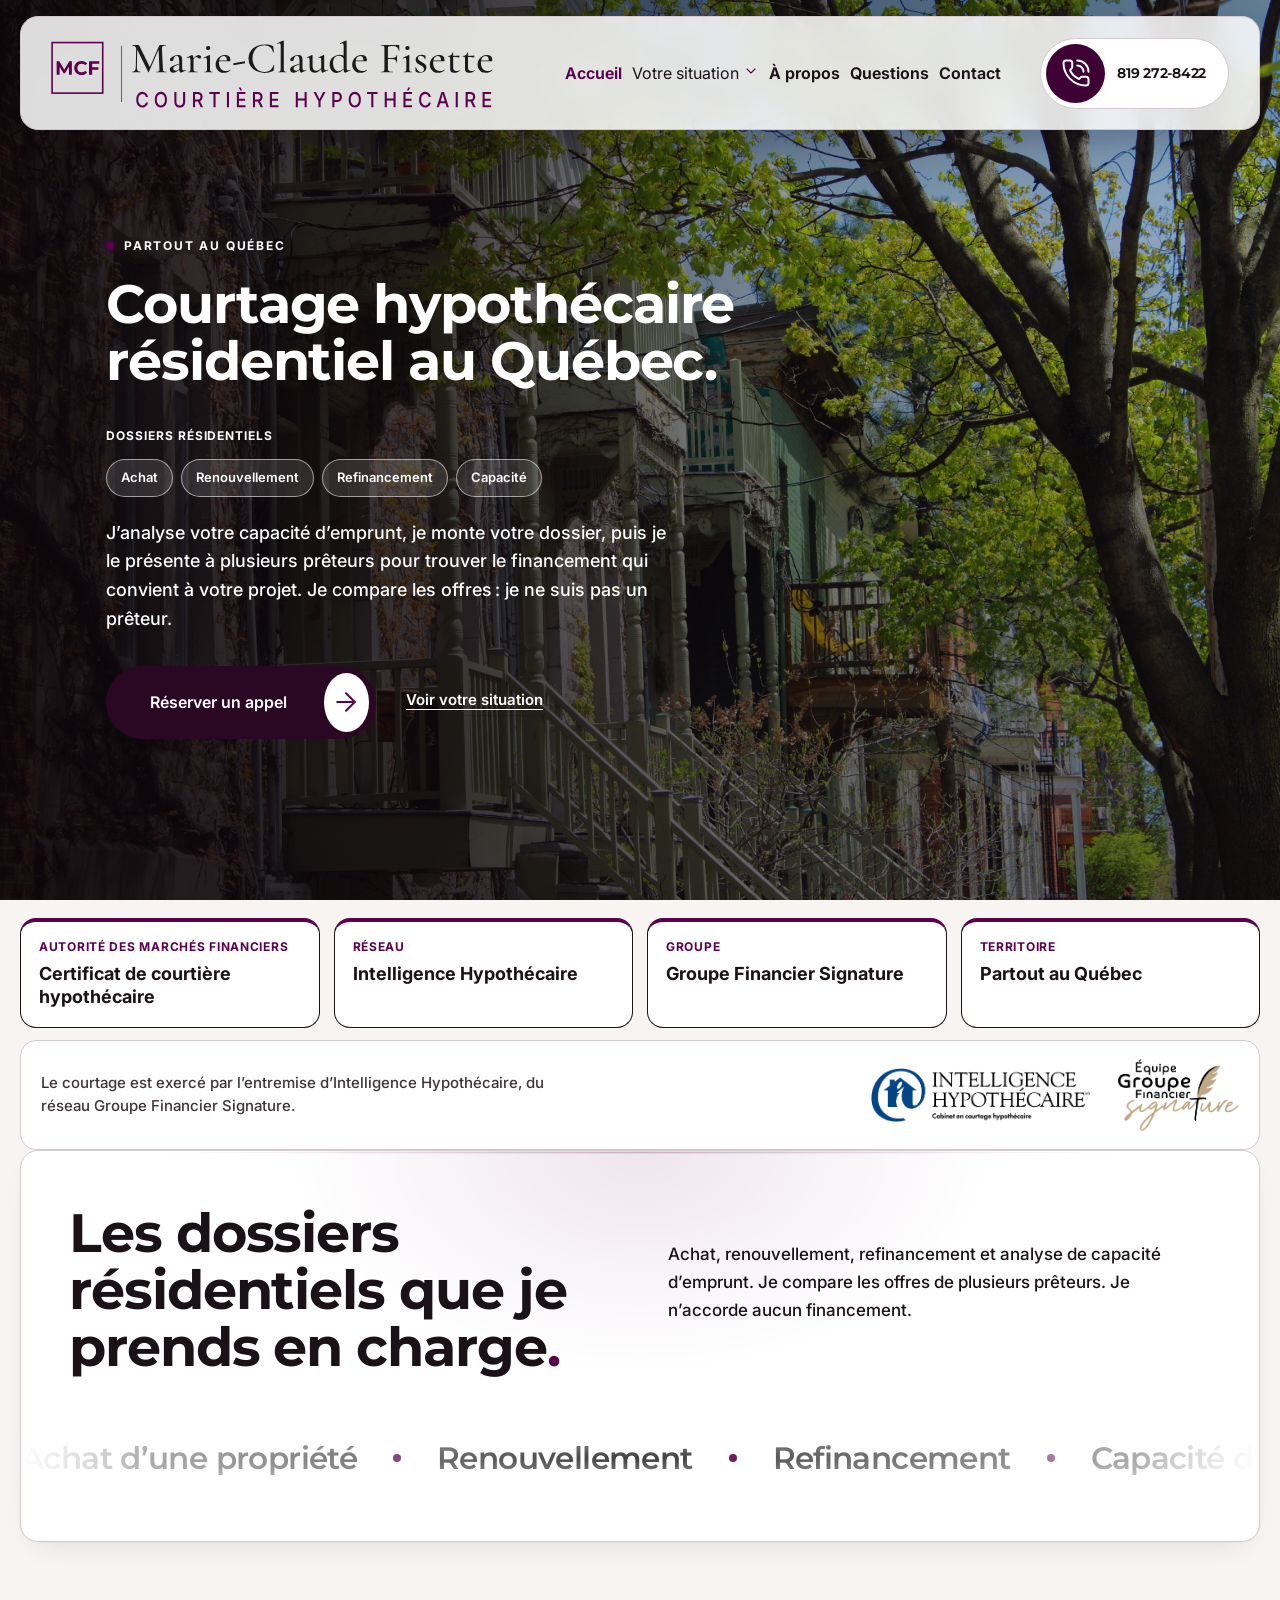
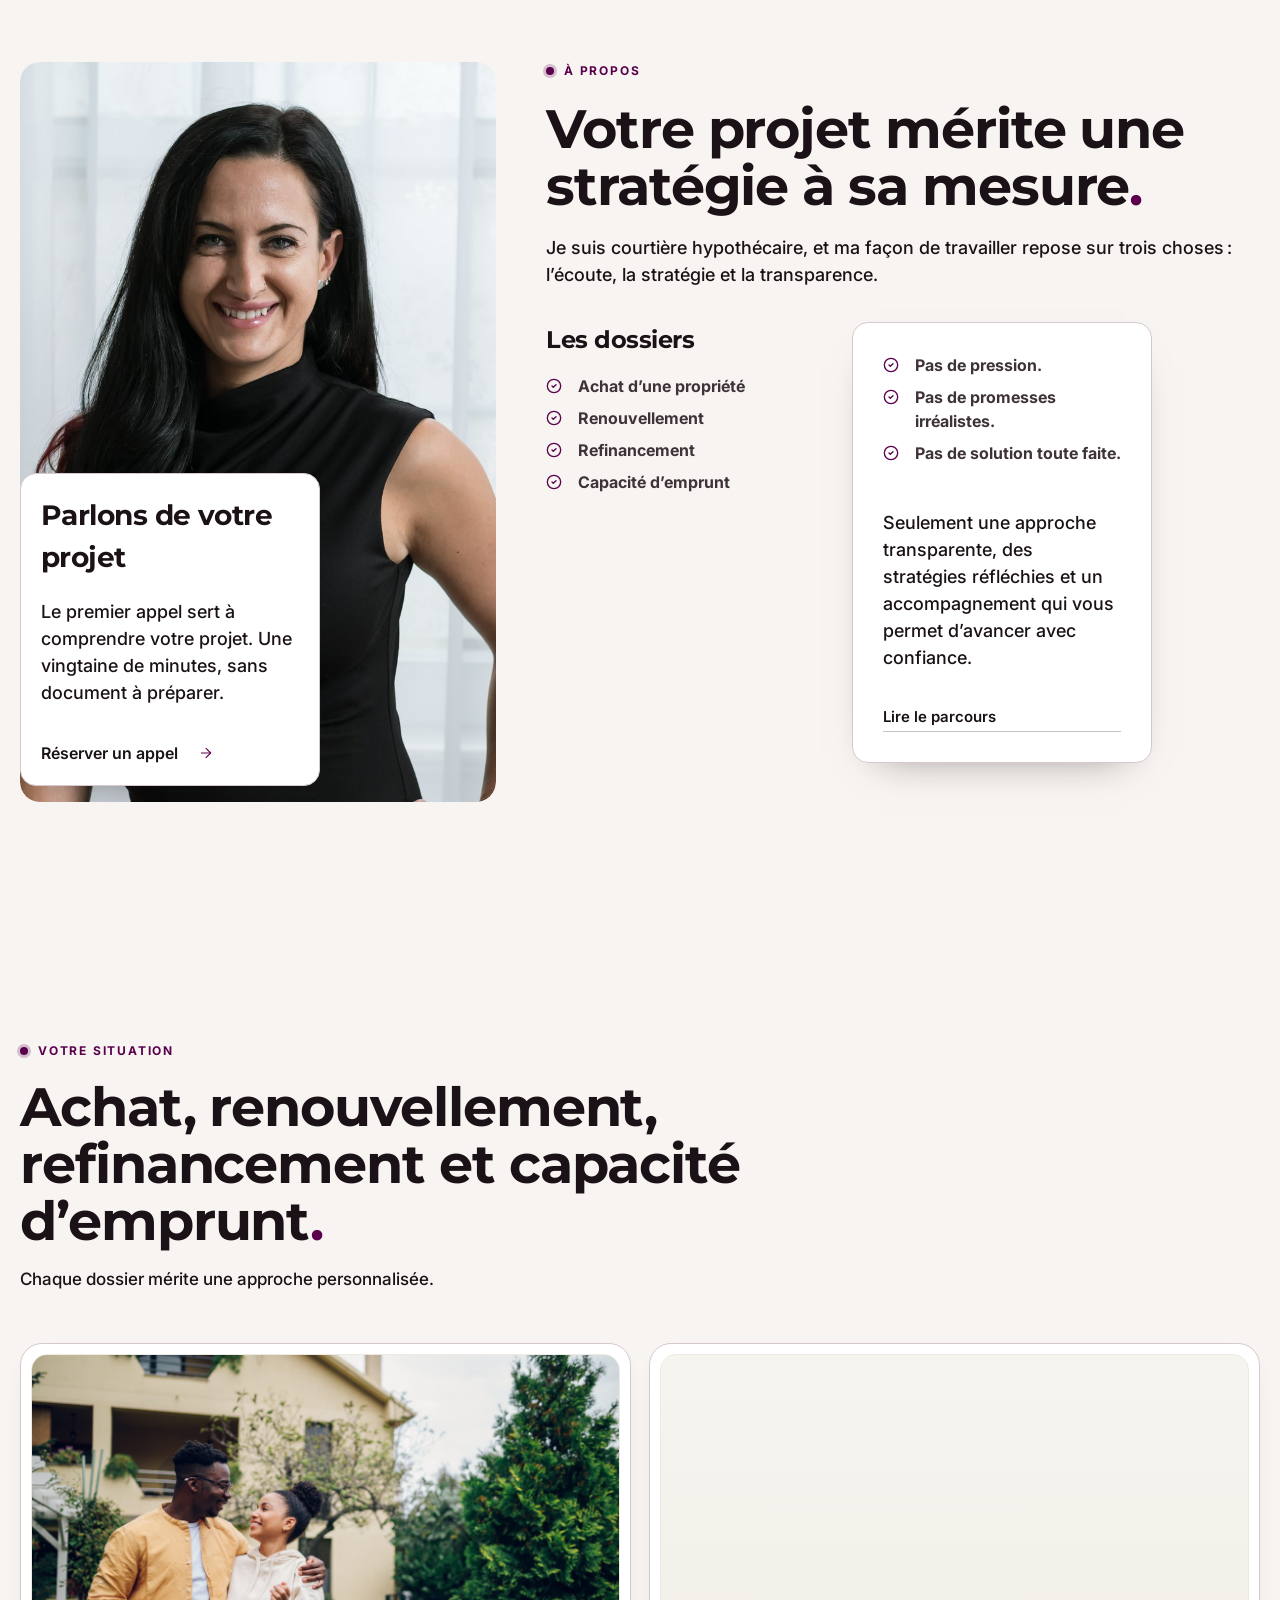
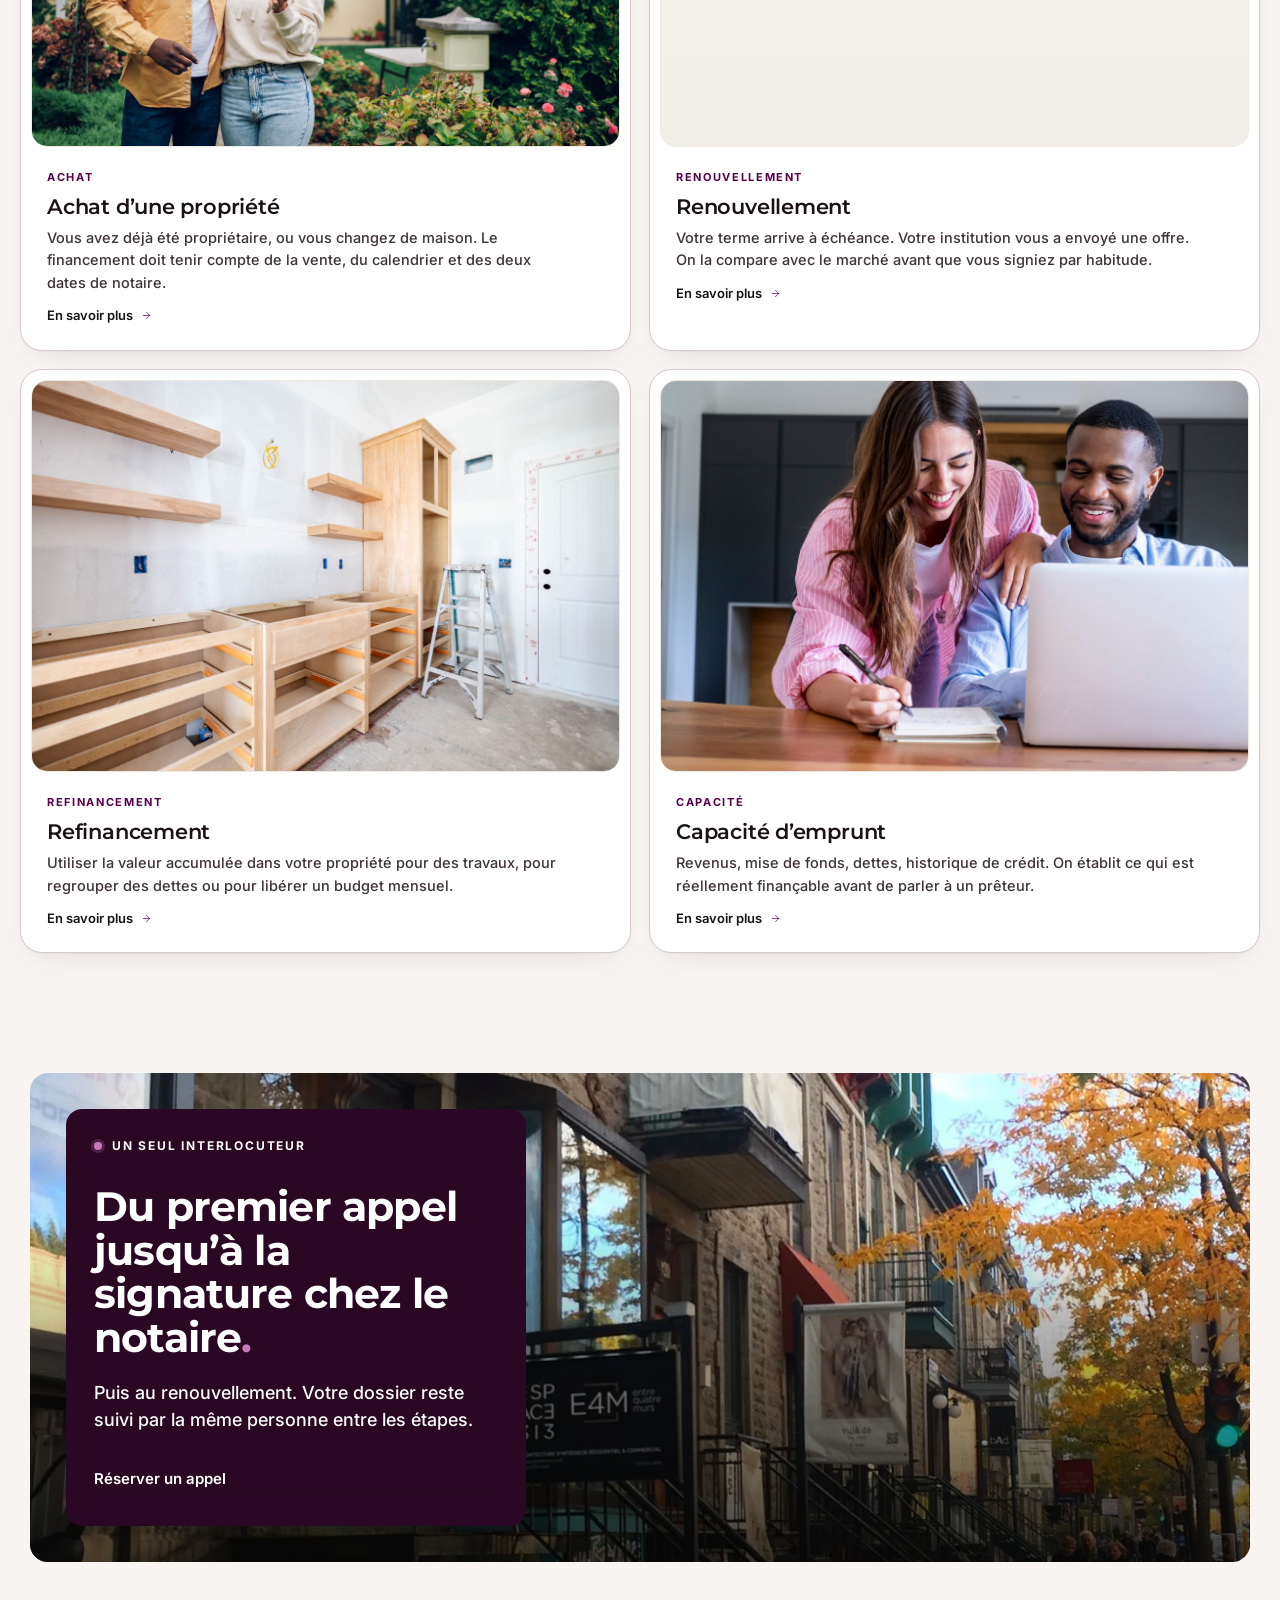
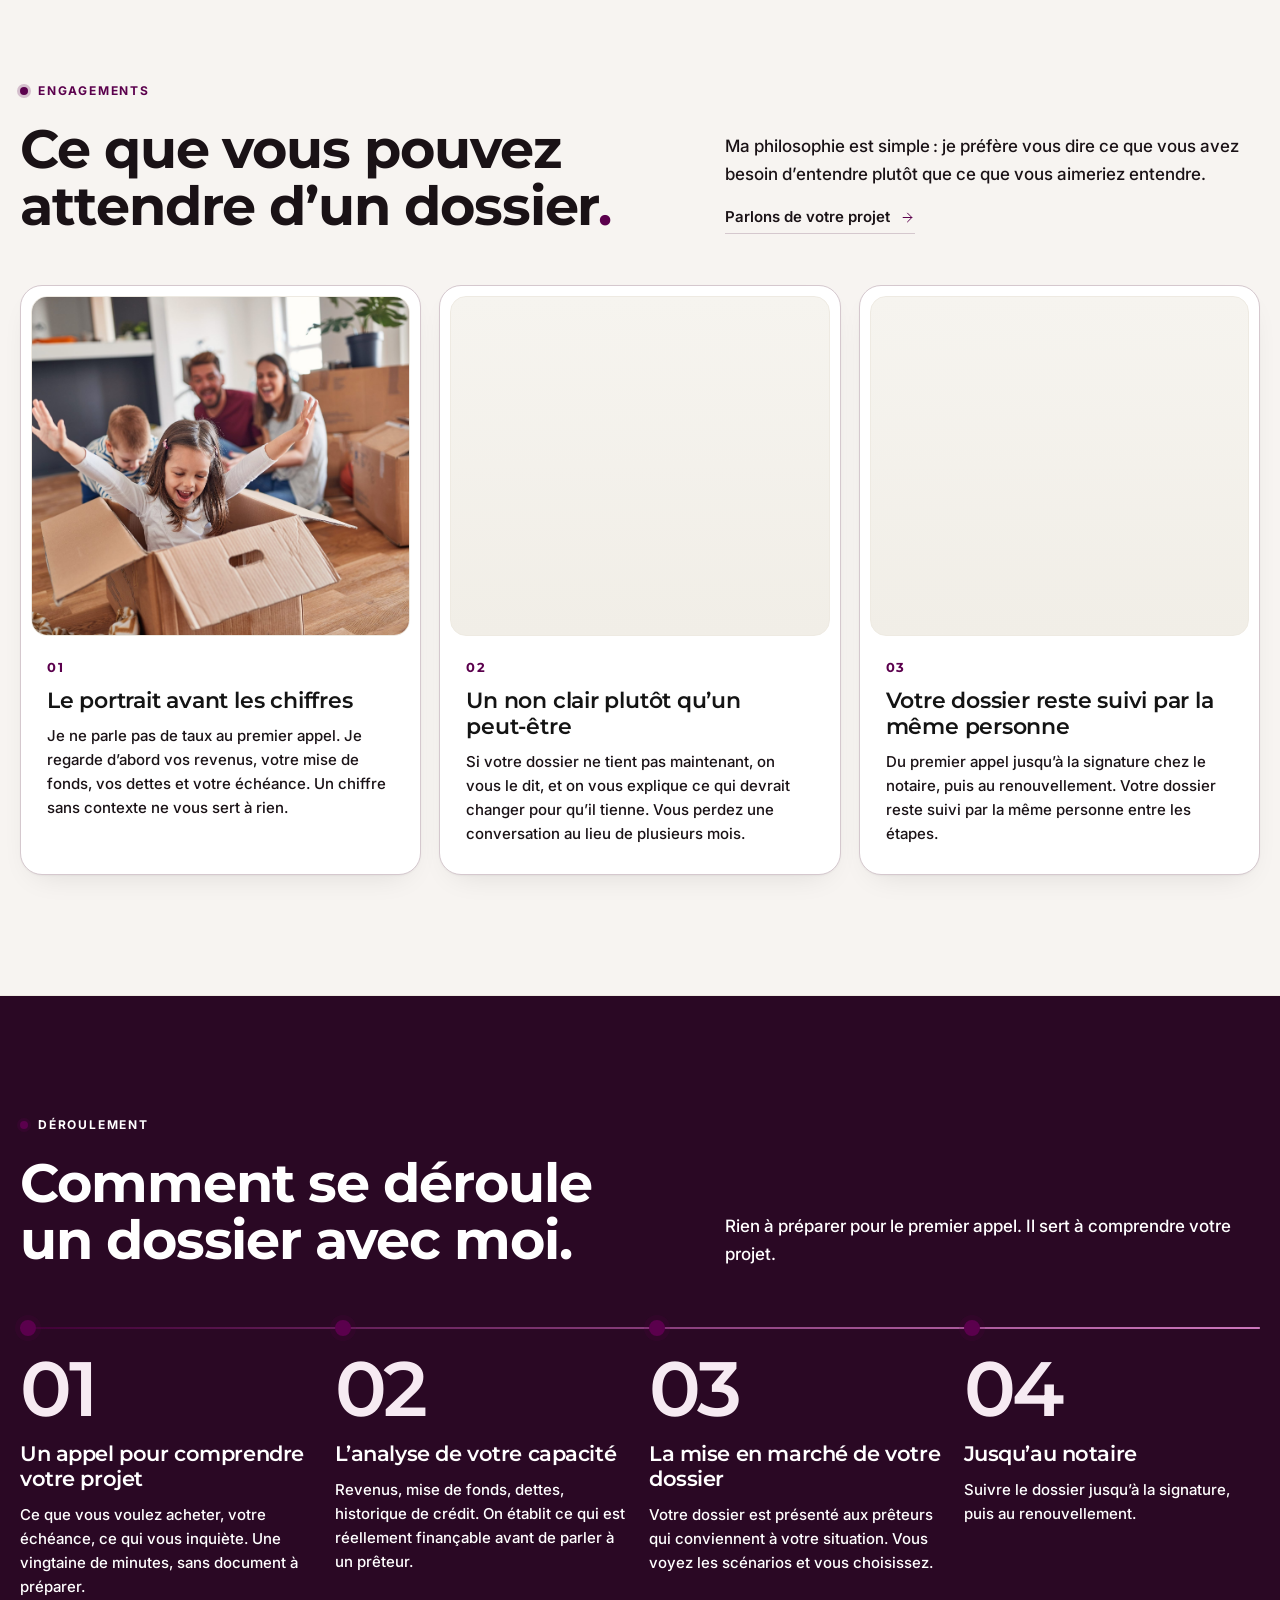
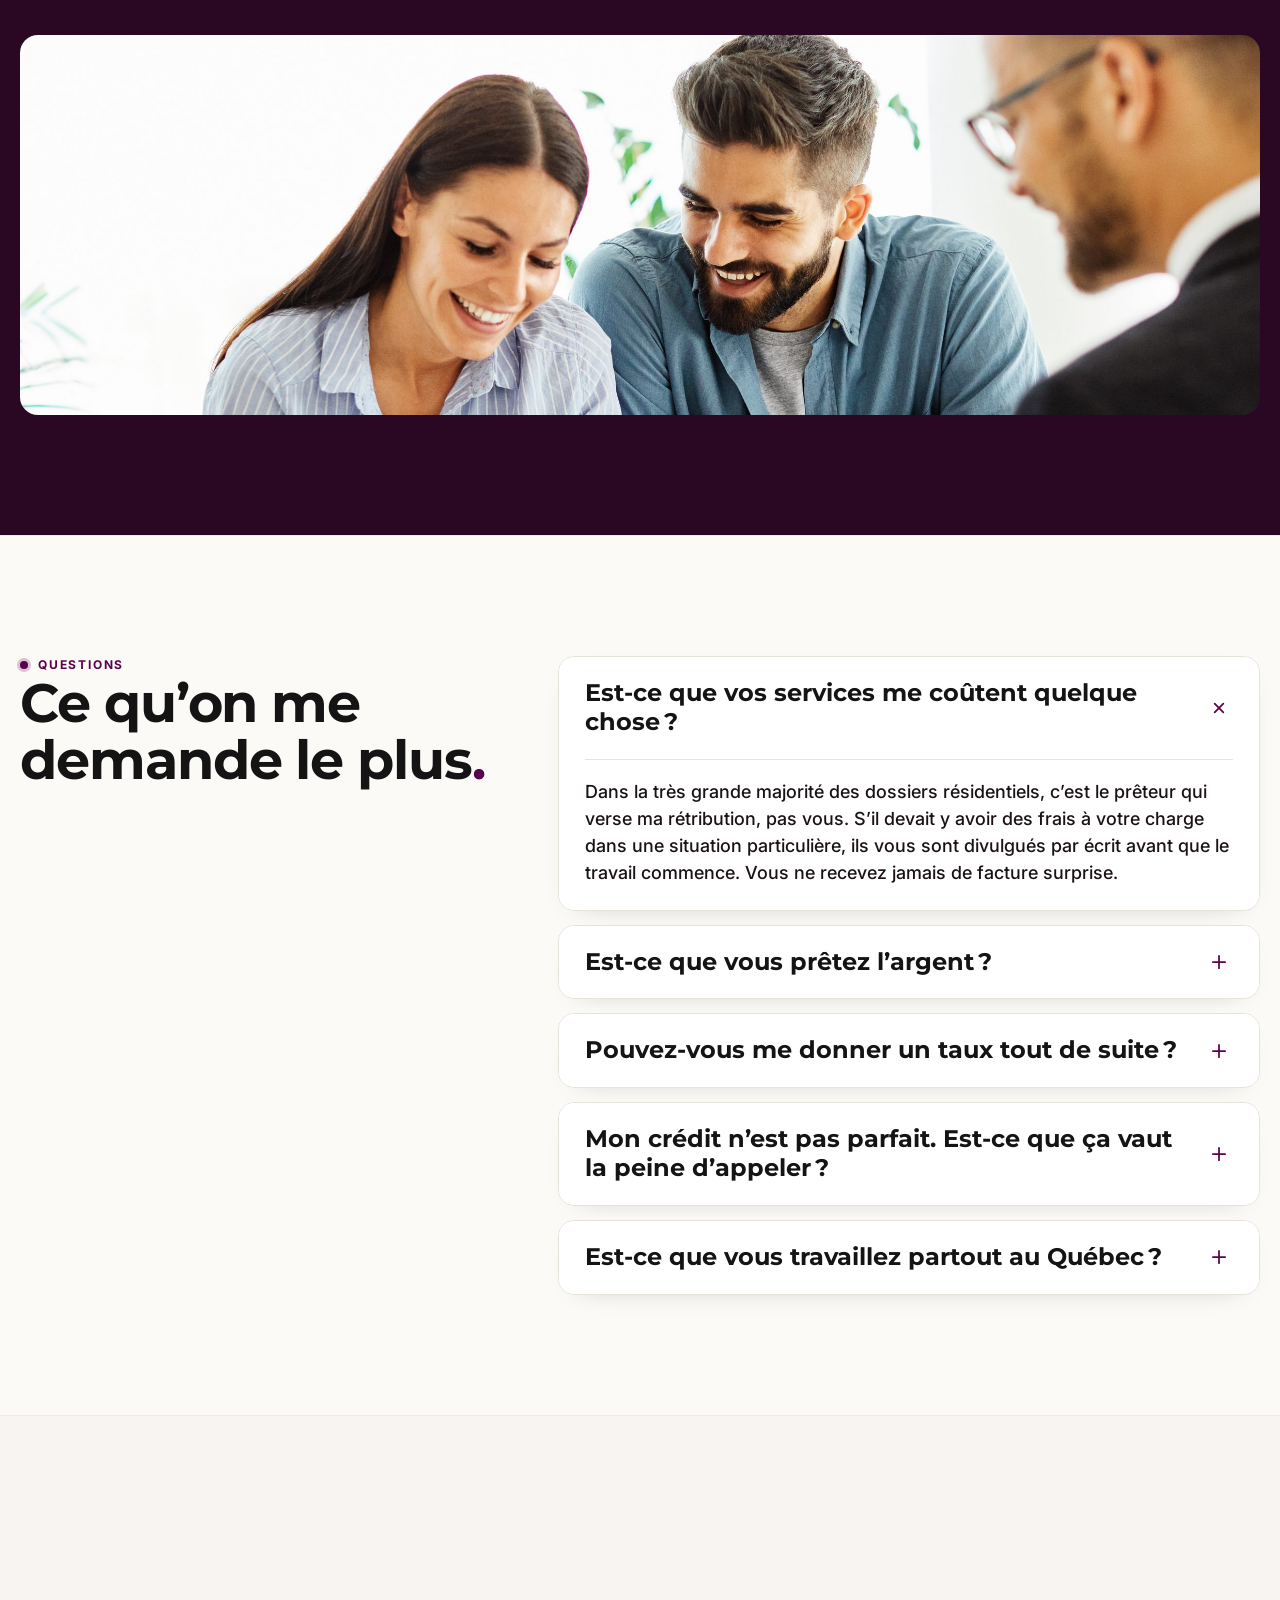
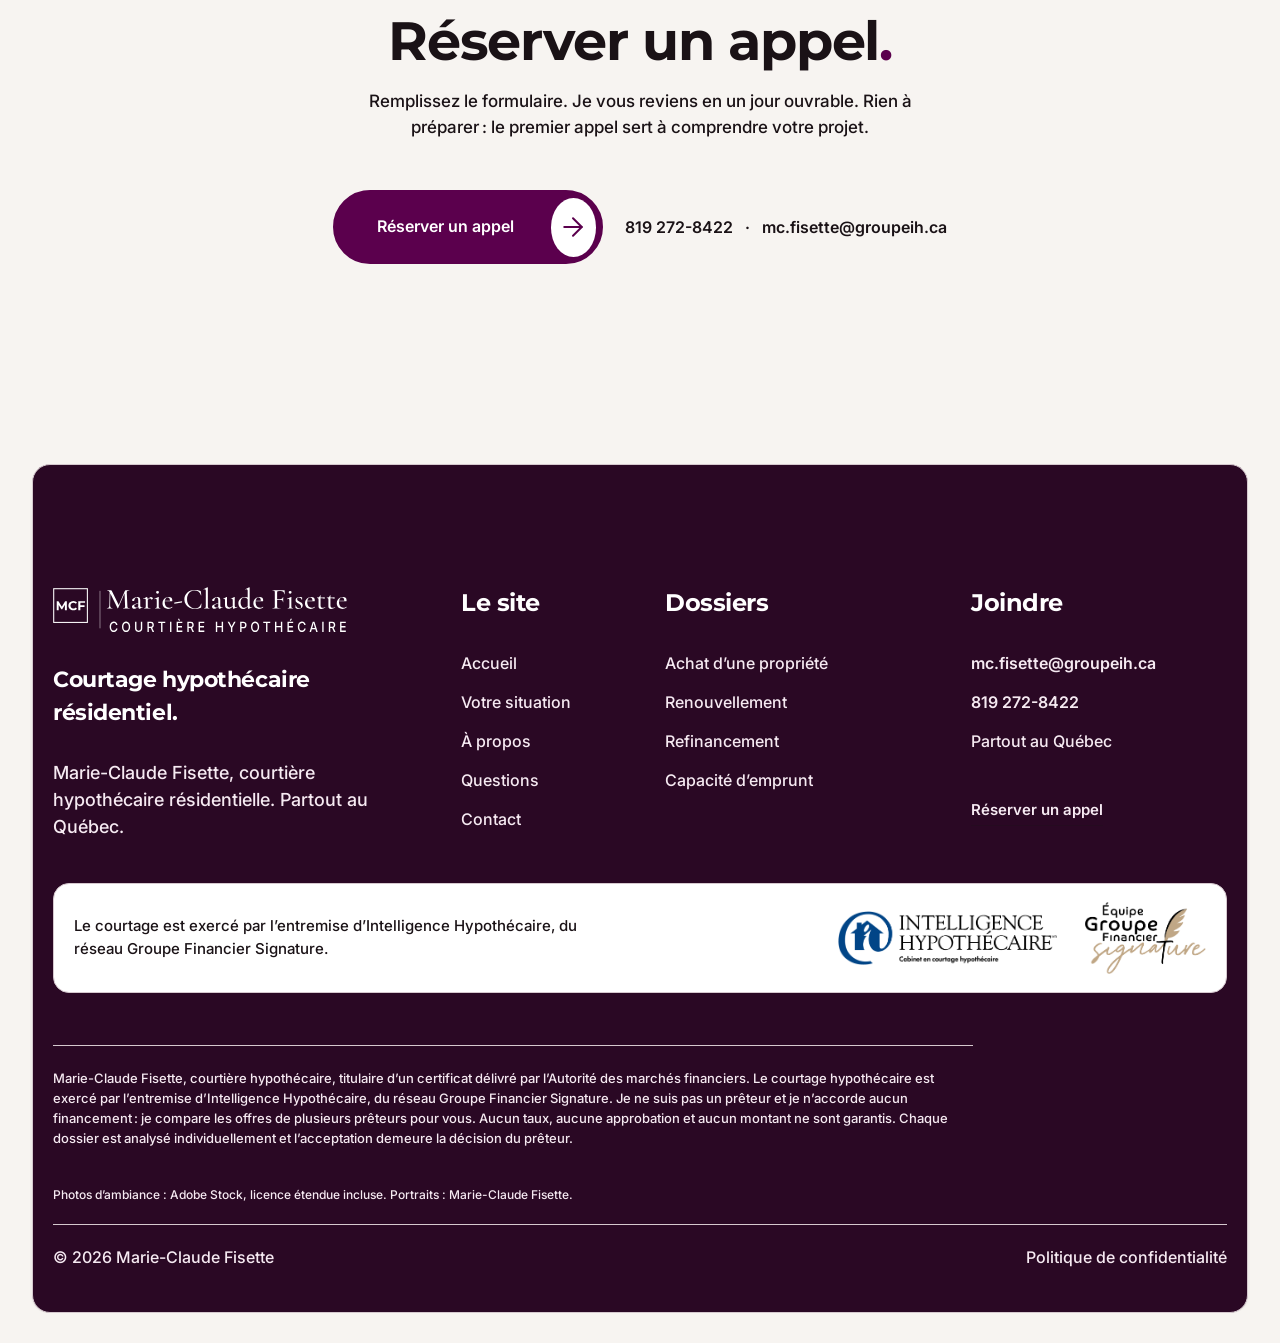
<file: index.html>
<!DOCTYPE html>
<html lang="fr-CA">
<head>
  <meta charset="UTF-8">
  <meta name="viewport" content="width=device-width, initial-scale=1.0">
  <title>Marie-Claude Fisette, courtage hypothécaire résidentiel au Québec</title>
  <meta name="description" content="Marie-Claude Fisette, courtière hypothécaire, accompagne les dossiers résidentiels partout au Québec : achat, renouvellement et refinancement. Elle compare plusieurs prêteurs. Elle n’est pas un prêteur.">
  <meta name="robots" content="index, follow">
  <link rel="canonical" href="https://hypothequesmcf.ca/">
  <link rel="alternate" hreflang="fr-CA" href="https://hypothequesmcf.ca/">
  <meta property="og:type" content="website">
  <meta property="og:site_name" content="Marie-Claude Fisette">
  <meta property="og:locale" content="fr_CA">
  <meta property="og:title" content="Marie-Claude Fisette, courtage hypothécaire résidentiel au Québec">
  <meta property="og:description" content="Marie-Claude Fisette, courtière hypothécaire, accompagne les dossiers résidentiels partout au Québec : achat, renouvellement et refinancement. Elle compare plusieurs prêteurs. Elle n’est pas un prêteur.">
  <meta property="og:url" content="https://hypothequesmcf.ca/">
  <meta property="og:image" content="https://hypothequesmcf.ca/assets/og/og-home.jpg">
  <meta property="og:image:secure_url" content="https://hypothequesmcf.ca/assets/og/og-home.jpg">
  <meta property="og:image:width" content="1200">
  <meta property="og:image:height" content="630">
  <meta property="og:image:alt" content="Marie-Claude Fisette, courtière hypothécaire, le visage entier visible, avec le logo MCF">
  <meta name="twitter:card" content="summary_large_image">
  <meta name="twitter:title" content="Marie-Claude Fisette, courtage hypothécaire résidentiel au Québec">
  <meta name="twitter:description" content="Marie-Claude Fisette, courtière hypothécaire, accompagne les dossiers résidentiels partout au Québec : achat, renouvellement et refinancement. Elle compare plusieurs prêteurs. Elle n’est pas un prêteur.">
  <meta name="twitter:image" content="https://hypothequesmcf.ca/assets/og/og-home.jpg">
  <script type="application/ld+json">{"@context":"https://schema.org","@graph":[{"@type":"ProfessionalService","@id":"https://hypothequesmcf.ca/#entreprise","name":"Marie-Claude Fisette","description":"Courtière hypothécaire pour les dossiers résidentiels partout au Québec.","url":"https://hypothequesmcf.ca/","telephone":"+18192728422","email":"mc.fisette@groupeih.ca","image":"https://hypothequesmcf.ca/assets/og/og-home.jpg","areaServed":{"@type":"AdministrativeArea","name":"Québec"},"availableLanguage":"fr-CA"},{"@type":"WebSite","@id":"https://hypothequesmcf.ca/#site","url":"https://hypothequesmcf.ca/","name":"Marie-Claude Fisette","inLanguage":"fr-CA"},{"@type":"FAQPage","mainEntity":[{"@type":"Question","name":"Est-ce que vos services me coûtent quelque chose ?","acceptedAnswer":{"@type":"Answer","text":"Dans la très grande majorité des dossiers résidentiels, c’est le prêteur qui verse ma rétribution, pas vous. S’il devait y avoir des frais à votre charge dans une situation particulière, ils vous sont divulgués par écrit avant que le travail commence. Vous ne recevez jamais de facture surprise."}},{"@type":"Question","name":"Est-ce que vous prêtez l’argent ?","acceptedAnswer":{"@type":"Answer","text":"Non. Je suis courtière hypothécaire, pas un prêteur. Mon travail est de monter votre dossier et de le présenter aux prêteurs qui conviennent à votre situation, puis de vous expliquer les scénarios. La décision d’accorder le prêt appartient toujours au prêteur."}},{"@type":"Question","name":"Pouvez-vous me donner un taux tout de suite ?","acceptedAnswer":{"@type":"Answer","text":"Non, et personne ne devrait le faire de façon sérieuse. Un taux dépend de votre dossier, du type de propriété, de la mise de fonds et du moment. Je vous donne des chiffres une fois que j’ai regardé votre situation, et ils viennent avec les conditions qui les accompagnent."}},{"@type":"Question","name":"Mon crédit n’est pas parfait. Est-ce que ça vaut la peine d’appeler ?","acceptedAnswer":{"@type":"Answer","text":"Oui, et c’est souvent le meilleur moment pour appeler. Certains prêteurs lisent un historique imparfait autrement que votre institution. On vous dira franchement si un dossier ne tient pas, plutôt que de vous faire perdre des mois."}},{"@type":"Question","name":"Est-ce que vous travaillez partout au Québec ?","acceptedAnswer":{"@type":"Answer","text":"Oui. J’accompagne les dossiers résidentiels partout au Québec. La rencontre peut se faire en personne, par téléphone ou en visioconférence."}}]}]}</script>
  <meta name="theme-color" content="#FBF6F2">
  <link rel="icon" href="assets/brand/favicon.svg" type="image/svg+xml">
  <link rel="apple-touch-icon" href="assets/brand/apple-touch-icon.png">
  <link rel="manifest" href="site.webmanifest">
  <link rel="preload" href="assets/rm/fonts/montserrat-latin-var.woff2" as="font" type="font/woff2" crossorigin>
  <link rel="preload" href="assets/rm/fonts/inter-latin-var.woff2" as="font" type="font/woff2" crossorigin>
  <script>try{if(matchMedia("(prefers-reduced-motion: reduce)").matches)document.documentElement.classList.add("mcf-reduce")}catch(e){}</script>
  <noscript><style>.animate__animated{opacity:1!important}[data-anim],.rm-tl-step,.bento-tile,.rm-why-card,.rm-editorial{opacity:1!important;transform:none!important;clip-path:none!important}</style></noscript>
  <link rel="stylesheet" href="assets/index-bMcctbr4.css">
  <link rel="stylesheet" href="assets/mcf.css">
</head>
<body class="lightmode">
<div id="root">
<a class="rm-skip" href="#contenu">Aller au contenu</a>
<div class="navbar-wrapper"><nav class="navbar navbar-expand-lg" aria-label="Navigation principale"><div class="navbar-container">
<div class="logo-container"><a aria-label="Marie-Claude Fisette, courtière hypothécaire, accueil" class="navbar-brand" href="./"><img src="assets/brand/logo.svg" class="site-logo rm-logo img-fluid" alt="Marie-Claude Fisette, courtière hypothécaire" width="295" height="40"></a></div>
<button class="navbar-toggler nav-btn rm-menu rm-menu--b" type="button" aria-label="Ouvrir le menu" aria-expanded="false" aria-controls="rm-sidebar"><span class="rm-menu-label" aria-hidden="true">Menu</span><span class="rm-menu-ico" aria-hidden="true"><span class="rm-menu-line rm-menu-l1"></span><span class="rm-menu-line rm-menu-l2"></span></span></button>
<div class="collapse navbar-collapse" id="navbarNav"><ul class="navbar-nav mx-auto">
<li class="nav-item"><a aria-current="page" class="nav-link active" href="./">Accueil</a></li>
<li class="nav-item dropdown"><button type="button" class="nav-link dropdown-toggle rm-nav-btn" aria-expanded="false" aria-haspopup="true">Votre situation <i class="rm-ico accent-color" aria-hidden="true"><svg xmlns="http://www.w3.org/2000/svg" width="1em" height="1em" viewBox="0 0 24 24" fill="none" stroke="currentColor" stroke-width="1.6" stroke-linecap="round" stroke-linejoin="round" aria-hidden="true"><path d="m6 9 6 6 6-6"></path></svg></i></button>
<ul class="dropdown-menu"><li><a class="dropdown-item" href="achat/">Achat d’une propriété</a></li><li><a class="dropdown-item" href="renouvellement/">Renouvellement</a></li><li><a class="dropdown-item" href="refinancement/">Refinancement</a></li><li><a class="dropdown-item" href="capacite-emprunt/">Capacité d’emprunt</a></li></ul></li>
<li class="nav-item"><a class="nav-link" href="a-propos/">À propos</a></li>
<li class="nav-item"><a class="nav-link" href="faq/">Questions</a></li>
<li class="nav-item"><a class="nav-link" href="contact/">Contact</a></li>
</ul></div>
<div class="navbar-action-container"><a href="tel:+18192728422" class="navbar-icon-wrapper rm-nav-phone" aria-label="Appeler le 819 272-8422"><div class="icon-circle"><i class="rm-ico" aria-hidden="true"><svg xmlns="http://www.w3.org/2000/svg" width="1em" height="1em" viewBox="0 0 24 24" fill="none" stroke="currentColor" stroke-width="1.6" stroke-linecap="round" stroke-linejoin="round" aria-hidden="true"><path d="M13 2a9 9 0 0 1 9 9"></path><path d="M13 6a5 5 0 0 1 5 5"></path><path d="M13.832 16.568a1 1 0 0 0 1.213-.303l.355-.465A2 2 0 0 1 17 15h3a2 2 0 0 1 2 2v3a2 2 0 0 1-2 2A18 18 0 0 1 2 4a2 2 0 0 1 2-2h3a2 2 0 0 1 2 2v3a2 2 0 0 1-.8 1.6l-.468.351a1 1 0 0 0-.292 1.233 14 14 0 0 0 6.392 6.384"></path></svg></i></div><span class="rm-nav-num">819 272-8422</span></a></div>
</div></nav></div>
<div><div class="sidebar-overlay"></div><div class="sidebar" id="rm-sidebar">
<div class="sidebar-header"><div class="logo"><img src="assets/brand/logo.svg" width="295" height="40" class="site-logo rm-logo img-fluid" alt="Marie-Claude Fisette, courtière hypothécaire"></div>
<button type="button" class="close-btn rm-close" aria-label="Fermer le menu"><span class="rm-close-ico" aria-hidden="true"><span></span><span></span></span></button></div>
<ul class="menu">
<li><a href="./">Accueil</a></li>
<li class="sidebar-dropdown"><div class="dropdown-header"><a href="#situations">Votre situation</a><button class="sidebar-dropdown-btn" type="button" aria-expanded="false" aria-label="Afficher les situations"><i class="rm-ico accent-color" aria-hidden="true"><svg xmlns="http://www.w3.org/2000/svg" width="1em" height="1em" viewBox="0 0 24 24" fill="none" stroke="currentColor" stroke-width="1.6" stroke-linecap="round" stroke-linejoin="round" aria-hidden="true"><path d="m6 9 6 6 6-6"></path></svg></i></button></div>
<ul class="sidebar-dropdown-menu"><li><a href="achat/">Achat d’une propriété</a></li><li><a href="renouvellement/">Renouvellement</a></li><li><a href="refinancement/">Refinancement</a></li><li><a href="capacite-emprunt/">Capacité d’emprunt</a></li></ul></li>
<li class="below-dropdown"><a href="a-propos/">À propos</a></li>
<li><a href="faq/">Questions</a></li>
<li><a href="contact/">Contact</a></li>
</ul>
<div class="rm-side-contact"><span class="rm-side-kicker">Joindre</span><a href="tel:+18192728422">819 272-8422</a><a href="mailto:mc.fisette@groupeih.ca">mc.fisette@groupeih.ca</a></div>
</div></div>
<main id="contenu">
<div class="section-banner"><div class="banner-video-container rm-hero">
<figure class="mcf-hero-photo" aria-hidden="true"><img src="assets/img/stock/montreal-plex-1.jpg" width="2400" height="1600" alt="" fetchpriority="high" decoding="async"></figure>
<div class="rm-hero-shade" aria-hidden="true"></div>
<div class="hero-container position-relative"><div class="d-flex flex-column gspace-2">
<div class="sub-heading rm-eyebrow animate__animated animate__fadeInDown"><i class="rm-ico rm-ico-dot" aria-hidden="true"></i><span>Partout au Québec</span></div>
<h1 class="title-heading-banner rm-hero-title"><span class="rm-line">Courtage hypothécaire</span><strong class="rm-line">résidentiel au Québec<span class="rm-dot">.</span></strong></h1>
<div class="banner-heading">
<div class="banner-video-content rm-hero-aside order-lg-1 order-2 animate__animated animate__fadeInUp">
<span class="rm-aside-label">Dossiers résidentiels</span>
<ul class="rm-surfaces" aria-label="Dossiers pris en charge"><li>Achat</li><li>Renouvellement</li><li>Refinancement</li><li>Capacité</li></ul>
</div>
<div class="banner-content order-lg-2 order-1 animate__animated animate__fadeInRight">
<p>J’analyse votre capacité d’emprunt, je monte votre dossier, puis je le présente à plusieurs prêteurs pour trouver le financement qui convient à votre projet. Je compare les offres : je ne suis pas un prêteur.</p>
<div class="d-flex flex-md-row flex-column justify-content-center justify-content-lg-start align-self-center align-self-lg-start align-items-center gspace-3">
<a href="contact/" class="btn btn-accent"><div class="btn-title"><span>Réserver un appel</span></div><div class="icon-circle"><i class="rm-ico" aria-hidden="true"><svg xmlns="http://www.w3.org/2000/svg" width="1em" height="1em" viewBox="0 0 24 24" fill="none" stroke="currentColor" stroke-width="1.6" stroke-linecap="round" stroke-linejoin="round" aria-hidden="true"><path d="M5 12h14"></path><path d="m12 5 7 7-7 7"></path></svg></i></div></a>
<a href="#situations" class="rm-text-link">Voir votre situation</a>
</div></div></div></div></div></div></div>
<section class="mcf-trust" aria-label="Repères"><div class="hero-container"><ul class="mcf-trust-list"><li><span>Autorité des marchés financiers</span><strong>Certificat de courtière hypothécaire</strong></li><li><span>Réseau</span><strong>Intelligence Hypothécaire</strong></li><li><span>Groupe</span><strong>Groupe Financier Signature</strong></li><li><span>Territoire</span><strong>Partout au Québec</strong></li></ul><div class="mcf-network "><p>Le courtage est exercé par l’entremise d’Intelligence Hypothécaire, du réseau Groupe Financier Signature.</p><div class="mcf-network-logos"><img src="assets/brand/logo-intelligence-hypothecaire.png" alt="Intelligence Hypothécaire, cabinet en courtage hypothécaire" width="280" height="69"><img class="mcf-logo-gfs" src="assets/brand/logo-groupe-financier-signature.png" alt="Équipe Groupe Financier Signature" width="196" height="116"></div></div></div></section><div class="section-partner"><div class="hero-container"><div class="card card-partner">
<div class="partner-spacer"></div>
<div class="row row-cols-lg-2 row-cols-1 align-items-center px-lg-5 px-3 position-relative z-2">
<div class="col"><div class="d-flex flex-column justify-content-start pe-lg-3 pe-0" data-anim="fadeInUp"><h2 class="title-heading">Les dossiers résidentiels que je prends en charge<span class="rm-dot">.</span></h2></div></div>
<div class="col"><div class="d-flex flex-column ps-lg-3 ps-0" data-anim="fadeInUp" data-delay="80"><p>Achat, renouvellement, refinancement et analyse de capacité d’emprunt. Je compare les offres de plusieurs prêteurs. Je n’accorde aucun financement.</p></div></div>
</div>
<div class="swiperPartner-layout"><div class="swiperPartner-overlay"><div class="spacer"></div></div>
<div class="rm-marquee" aria-label="Dossiers résidentiels"><div class="rm-marquee-track"><span class="rm-marquee-item">Achat d’une propriété<i class="rm-marquee-dot" aria-hidden="true"></i></span><span class="rm-marquee-item">Renouvellement<i class="rm-marquee-dot" aria-hidden="true"></i></span><span class="rm-marquee-item">Refinancement<i class="rm-marquee-dot" aria-hidden="true"></i></span><span class="rm-marquee-item">Capacité d’emprunt<i class="rm-marquee-dot" aria-hidden="true"></i></span><span class="rm-marquee-item">Partout au Québec<i class="rm-marquee-dot" aria-hidden="true"></i></span><span class="rm-marquee-item" aria-hidden="true">Achat d’une propriété<i class="rm-marquee-dot" aria-hidden="true"></i></span><span class="rm-marquee-item" aria-hidden="true">Renouvellement<i class="rm-marquee-dot" aria-hidden="true"></i></span><span class="rm-marquee-item" aria-hidden="true">Refinancement<i class="rm-marquee-dot" aria-hidden="true"></i></span><span class="rm-marquee-item" aria-hidden="true">Capacité d’emprunt<i class="rm-marquee-dot" aria-hidden="true"></i></span><span class="rm-marquee-item" aria-hidden="true">Partout au Québec<i class="rm-marquee-dot" aria-hidden="true"></i></span></div></div>
</div></div></div></div>
<div class="section" id="a-propos"><div class="hero-container"><div class="d-flex flex-column flex-lg-row gspace-5">
<div class="expertise-img-layout"><div class="image-container expertise-img">
<img src="assets/img/mcf/mcf-close-1400.jpg" srcset="assets/img/mcf/mcf-close-800.jpg 800w, assets/img/mcf/mcf-close-1400.jpg 1400w" sizes="(max-width: 900px) 100vw, 40vw" alt="Marie-Claude Fisette, courtière hypothécaire" width="1400" height="2100" loading="lazy" decoding="async" class="img-fluid">
<div class="expertise-layout"><div class="d-flex flex-column"><div class="card-expertise-wrapper"><div class="card card-expertise" data-anim="fadeInUp">
<p class="rm-fs-h4">Parlons de votre projet</p>
<p>Le premier appel sert à comprendre votre projet. Une vingtaine de minutes, sans document à préparer.</p>
<div class="d-flex align-items-center flex-row gspace-2 expertise-link"><a href="contact/">Réserver un appel</a><i class="rm-ico" aria-hidden="true"><svg xmlns="http://www.w3.org/2000/svg" width="1em" height="1em" viewBox="0 0 24 24" fill="none" stroke="currentColor" stroke-width="1.6" stroke-linecap="round" stroke-linejoin="round" aria-hidden="true"><path d="M5 12h14"></path><path d="m12 5 7 7-7 7"></path></svg></i></div>
</div></div><div class="expertise-spacer"></div></div><div class="expertise-spacer"></div></div></div></div>
<div class="expertise-title">
<div data-anim="fadeInUp"><div class="sub-heading"><i class="rm-ico rm-ico-dot" aria-hidden="true"></i><span>À propos</span></div></div>
<div data-anim="fadeInUp" data-delay="60"><h2 class="title-heading">Votre projet mérite une stratégie à sa mesure<span class="rm-dot">.</span></h2></div>
<p data-anim="fadeInUp" data-delay="90">Je suis courtière hypothécaire, et ma façon de travailler repose sur trois choses : l’écoute, la stratégie et la transparence.</p>
<div class="d-flex flex-column flex-md-row gspace-2">
<div class="expertise-list" data-anim="fadeInUp"><p class="rm-fs-h5">Les dossiers</p><ul class="check-list"><li><a href="achat/">Achat d’une propriété</a></li><li><a href="renouvellement/">Renouvellement</a></li><li><a href="refinancement/">Refinancement</a></li><li><a href="capacite-emprunt/">Capacité d’emprunt</a></li></ul></div>
<div class="card card-expertise card-expertise-counter" data-anim="fadeInUp" data-delay="80">
<ul class="check-list"><li>Pas de pression.</li><li>Pas de promesses irréalistes.</li><li>Pas de solution toute faite.</li></ul>
<p>Seulement une approche transparente, des stratégies réfléchies et un accompagnement qui vous permet d’avancer avec confiance.</p>
<a href="a-propos/" class="rm-text-link">Lire le parcours</a>
</div></div></div></div></div></div>
<div class="section rm-bento-section" id="situations"><div class="hero-container">
<div class="rm-bento-head" data-anim="fadeInUp"><div class="sub-heading"><i class="rm-ico rm-ico-dot" aria-hidden="true"></i><span>Votre situation</span></div><h2 class="title-heading">Achat, renouvellement, refinancement et capacité d’emprunt<span class="rm-dot">.</span></h2><p>Chaque dossier mérite une approche personnalisée.</p></div>
<div class="bento-grid mcf-bento"><article class="bento-tile bt-a" style="--i:0"><div class="bento-visual"><img class="mcf-fill mcf-pos-cles" src="assets/img/stock/couple-cles.jpg" alt="Un couple sourit devant sa maison, les clés à la main" width="2400" height="1597" loading="eager" decoding="async"></div><div class="bento-copy"><span class="bento-tag">Achat</span><h3>Achat d’une propriété</h3><p>Vous avez déjà été propriétaire, ou vous changez de maison. Le financement doit tenir compte de la vente, du calendrier et des deux dates de notaire.</p><a class="bento-link" href="achat/">En savoir plus <i class="rm-ico" aria-hidden="true"><svg xmlns="http://www.w3.org/2000/svg" width="1em" height="1em" viewBox="0 0 24 24" fill="none" stroke="currentColor" stroke-width="1.6" stroke-linecap="round" stroke-linejoin="round" aria-hidden="true"><path d="M5 12h14"></path><path d="m12 5 7 7-7 7"></path></svg></i></a></div></article><article class="bento-tile bt-b" style="--i:1"><div class="bento-visual"><img class="mcf-fill mcf-pos-renouv" src="assets/img/stock/renouvellement.jpg" alt="Un couple compare des documents d’hypothèque au salon" width="2400" height="1600" loading="eager" decoding="async"></div><div class="bento-copy"><span class="bento-tag">Renouvellement</span><h3>Renouvellement</h3><p>Votre terme arrive à échéance. Votre institution vous a envoyé une offre. On la compare avec le marché avant que vous signiez par habitude.</p><a class="bento-link" href="renouvellement/">En savoir plus <i class="rm-ico" aria-hidden="true"><svg xmlns="http://www.w3.org/2000/svg" width="1em" height="1em" viewBox="0 0 24 24" fill="none" stroke="currentColor" stroke-width="1.6" stroke-linecap="round" stroke-linejoin="round" aria-hidden="true"><path d="M5 12h14"></path><path d="m12 5 7 7-7 7"></path></svg></i></a></div></article><article class="bento-tile bt-c" style="--i:2"><div class="bento-visual"><img class="mcf-fill mcf-pos-cuisine" src="assets/img/stock/renovation-cuisine.jpg" alt="Cuisine en rénovation, avec des armoires de bois et une échelle" width="2400" height="1600" loading="eager" decoding="async"></div><div class="bento-copy"><span class="bento-tag">Refinancement</span><h3>Refinancement</h3><p>Utiliser la valeur accumulée dans votre propriété pour des travaux, pour regrouper des dettes ou pour libérer un budget mensuel.</p><a class="bento-link" href="refinancement/">En savoir plus <i class="rm-ico" aria-hidden="true"><svg xmlns="http://www.w3.org/2000/svg" width="1em" height="1em" viewBox="0 0 24 24" fill="none" stroke="currentColor" stroke-width="1.6" stroke-linecap="round" stroke-linejoin="round" aria-hidden="true"><path d="M5 12h14"></path><path d="m12 5 7 7-7 7"></path></svg></i></a></div></article><article class="bento-tile bt-d" style="--i:3"><div class="bento-visual"><img class="mcf-fill mcf-pos-budget" src="assets/img/stock/couple-budget.jpg" alt="Un couple calcule son budget à la table de la cuisine" width="2400" height="1600" loading="eager" decoding="async"></div><div class="bento-copy"><span class="bento-tag">Capacité</span><h3>Capacité d’emprunt</h3><p>Revenus, mise de fonds, dettes, historique de crédit. On établit ce qui est réellement finançable avant de parler à un prêteur.</p><a class="bento-link" href="capacite-emprunt/">En savoir plus <i class="rm-ico" aria-hidden="true"><svg xmlns="http://www.w3.org/2000/svg" width="1em" height="1em" viewBox="0 0 24 24" fill="none" stroke="currentColor" stroke-width="1.6" stroke-linecap="round" stroke-linejoin="round" aria-hidden="true"><path d="M5 12h14"></path><path d="m12 5 7 7-7 7"></path></svg></i></a></div></article></div>
</div></div>
<div class="section-guide keep-dark"><div class="guide-banner"><div class="hero-container"><div class="guide-content" data-anim="fadeInUp">
<div class="sub-heading"><i class="rm-ico rm-ico-dot" aria-hidden="true"></i><span>Un seul interlocuteur</span></div>
<div class="d-flex flex-column gspace-2"><h2 class="title-heading rm-h3-lg">Du premier appel jusqu’à la signature chez le notaire<span class="rm-dot">.</span></h2>
<p>Puis au renouvellement. Votre dossier reste suivi par la même personne entre les étapes.</p>
<a href="contact/" class="rm-text-link">Réserver un appel</a>
</div></div></div></div></div>
<div class="section rm-why" id="engagements"><div class="hero-container">
<div class="rm-why-head"><div class="d-flex flex-column gspace-2" data-anim="fadeInUp"><div class="sub-heading"><i class="rm-ico rm-ico-dot" aria-hidden="true"></i><span>Engagements</span></div><h2 class="title-heading">Ce que vous pouvez attendre d’un dossier<span class="rm-dot">.</span></h2></div>
<div class="rm-why-intro" data-anim="fadeInUp" data-delay="80"><p>Ma philosophie est simple : je préfère vous dire ce que vous avez besoin d’entendre plutôt que ce que vous aimeriez entendre.</p>
<a href="contact/" class="rm-arrow-link">Parlons de votre projet <i class="rm-ico" aria-hidden="true"><svg xmlns="http://www.w3.org/2000/svg" width="1em" height="1em" viewBox="0 0 24 24" fill="none" stroke="currentColor" stroke-width="1.6" stroke-linecap="round" stroke-linejoin="round" aria-hidden="true"><path d="M5 12h14"></path><path d="m12 5 7 7-7 7"></path></svg></i></a></div></div>
<div class="rm-why-grid"><article class="rm-why-card" style="--i:0"><div class="rm-why-visual"><img class="mcf-fill mcf-pos-famille" src="assets/img/stock/famille-demenagement.jpg" alt="Une famille dans son salon le jour d’un déménagement" width="2400" height="1600" loading="lazy" decoding="async"></div><div class="rm-why-copy"><span class="rm-why-num">01</span><h3>Le portrait avant les chiffres</h3><p>Je ne parle pas de taux au premier appel. Je regarde d’abord vos revenus, votre mise de fonds, vos dettes et votre échéance. Un chiffre sans contexte ne vous sert à rien.</p></div></article><article class="rm-why-card" style="--i:1"><div class="rm-why-visual"><img class="mcf-fill mcf-pos-maison" src="assets/img/stock/maison-banlieue.jpg" alt="Maison unifamiliale avec jardin et entrée pavée" width="2400" height="1600" loading="lazy" decoding="async"></div><div class="rm-why-copy"><span class="rm-why-num">02</span><h3>Un non clair plutôt qu’un peut-être</h3><p>Si votre dossier ne tient pas maintenant, on vous le dit, et on vous explique ce qui devrait changer pour qu’il tienne. Vous perdez une conversation au lieu de plusieurs mois.</p></div></article><article class="rm-why-card" style="--i:2"><div class="rm-why-visual"><img class="mcf-fill mcf-pos-plex" src="assets/img/stock/montreal-plex-2.jpg" alt="Rangée de maisons victoriennes colorées à Montréal" width="2400" height="1640" loading="lazy" decoding="async"></div><div class="rm-why-copy"><span class="rm-why-num">03</span><h3>Votre dossier reste suivi par la même personne</h3><p>Du premier appel jusqu’à la signature chez le notaire, puis au renouvellement. Votre dossier reste suivi par la même personne entre les étapes.</p></div></article></div>
</div></div>
<div class="section rm-method mcf-deep" id="deroulement"><div class="hero-container">
<div class="rm-why-head"><div class="d-flex flex-column gspace-2" data-anim="fadeInUp"><div class="sub-heading"><i class="rm-ico rm-ico-dot" aria-hidden="true"></i><span>Déroulement</span></div><h2 class="title-heading">Comment se déroule un dossier avec moi<span class="rm-dot">.</span></h2></div>
<div class="rm-why-intro" data-anim="fadeInUp"><p>Rien à préparer pour le premier appel. Il sert à comprendre votre projet.</p></div></div>
<ol class="rm-timeline"><span class="rm-tl-line" aria-hidden="true"><i></i></span><li class="rm-tl-step" style="--i:0"><span class="rm-tl-dot" aria-hidden="true"></span><span class="rm-tl-num" aria-hidden="true">01</span><h3>Un appel pour comprendre votre projet</h3><p>Ce que vous voulez acheter, votre échéance, ce qui vous inquiète. Une vingtaine de minutes, sans document à préparer.</p></li><li class="rm-tl-step" style="--i:1"><span class="rm-tl-dot" aria-hidden="true"></span><span class="rm-tl-num" aria-hidden="true">02</span><h3>L’analyse de votre capacité</h3><p>Revenus, mise de fonds, dettes, historique de crédit. On établit ce qui est réellement finançable avant de parler à un prêteur.</p></li><li class="rm-tl-step" style="--i:2"><span class="rm-tl-dot" aria-hidden="true"></span><span class="rm-tl-num" aria-hidden="true">03</span><h3>La mise en marché de votre dossier</h3><p>Votre dossier est présenté aux prêteurs qui conviennent à votre situation. Vous voyez les scénarios et vous choisissez.</p></li><li class="rm-tl-step" style="--i:3"><span class="rm-tl-dot" aria-hidden="true"></span><span class="rm-tl-num" aria-hidden="true">04</span><h3>Jusqu’au notaire</h3><p>Suivre le dossier jusqu’à la signature, puis au renouvellement.</p></li></ol><figure class="mcf-notary"><img class="mcf-pos-signature" src="assets/img/stock/signature-conseiller.jpg" alt="Un couple signe des documents avec un conseiller" width="2400" height="1954" loading="lazy" decoding="async"></figure>
</div></div>
<section class="section rm-light rm-faq-light" id="questions"><div class="hero-container"><div class="row row-cols-lg-2 row-cols-1 grid-spacer-5">
<div class="col col-lg-5"><div class="faq-title-container" data-anim="fadeInUp"><div class="sub-heading"><i class="rm-ico rm-ico-dot" aria-hidden="true"></i><span>Questions</span></div><h2 class="title-heading">Ce qu’on me demande le plus<span class="rm-dot">.</span></h2></div></div>
<div class="col col-lg-7"><div class="d-flex flex-column"><div class="accordion" id="faqAccordion"><div class="accordion-item"><h3 class="accordion-header"><button class="accordion-button" type="button" aria-expanded="true" aria-controls="faq-0">Est-ce que vos services me coûtent quelque chose ?</button></h3><div id="faq-0" class="accordion-collapse collapse show"><div class="accordion-body"><div class="accordion-spacer"></div><p>Dans la très grande majorité des dossiers résidentiels, c’est le prêteur qui verse ma rétribution, pas vous. S’il devait y avoir des frais à votre charge dans une situation particulière, ils vous sont divulgués par écrit avant que le travail commence. Vous ne recevez jamais de facture surprise.</p></div></div></div><div class="accordion-item"><h3 class="accordion-header"><button class="accordion-button collapsed" type="button" aria-expanded="false" aria-controls="faq-1">Est-ce que vous prêtez l’argent ?</button></h3><div id="faq-1" class="accordion-collapse collapse"><div class="accordion-body"><div class="accordion-spacer"></div><p>Non. Je suis courtière hypothécaire, pas un prêteur. Mon travail est de monter votre dossier et de le présenter aux prêteurs qui conviennent à votre situation, puis de vous expliquer les scénarios. La décision d’accorder le prêt appartient toujours au prêteur.</p></div></div></div><div class="accordion-item"><h3 class="accordion-header"><button class="accordion-button collapsed" type="button" aria-expanded="false" aria-controls="faq-2">Pouvez-vous me donner un taux tout de suite ?</button></h3><div id="faq-2" class="accordion-collapse collapse"><div class="accordion-body"><div class="accordion-spacer"></div><p>Non, et personne ne devrait le faire de façon sérieuse. Un taux dépend de votre dossier, du type de propriété, de la mise de fonds et du moment. Je vous donne des chiffres une fois que j’ai regardé votre situation, et ils viennent avec les conditions qui les accompagnent.</p></div></div></div><div class="accordion-item"><h3 class="accordion-header"><button class="accordion-button collapsed" type="button" aria-expanded="false" aria-controls="faq-3">Mon crédit n’est pas parfait. Est-ce que ça vaut la peine d’appeler ?</button></h3><div id="faq-3" class="accordion-collapse collapse"><div class="accordion-body"><div class="accordion-spacer"></div><p>Oui, et c’est souvent le meilleur moment pour appeler. Certains prêteurs lisent un historique imparfait autrement que votre institution. On vous dira franchement si un dossier ne tient pas, plutôt que de vous faire perdre des mois.</p></div></div></div><div class="accordion-item"><h3 class="accordion-header"><button class="accordion-button collapsed" type="button" aria-expanded="false" aria-controls="faq-4">Est-ce que vous travaillez partout au Québec ?</button></h3><div id="faq-4" class="accordion-collapse collapse"><div class="accordion-body"><div class="accordion-spacer"></div><p>Oui. J’accompagne les dossiers résidentiels partout au Québec. La rencontre peut se faire en personne, par téléphone ou en visioconférence.</p></div></div></div></div></div></div>
</div></div></section>
<div class="section mcf-deep"><div class="hero-container"><div class="newsletter-wrapper rm-cta keep-dark"><div class="newsletter-layout"><div class="spacer"></div>
<div class="d-flex flex-column gspace-5 position-relative z-2 align-items-center">
<div class="d-flex flex-column gspace-2" data-anim="fadeInLeft"><h2 class="title-heading">Réserver un appel<span class="rm-dot">.</span></h2><p>Remplissez le formulaire. Je vous reviens en un jour ouvrable. Rien à préparer : le premier appel sert à comprendre votre projet.</p></div>
<div class="d-flex flex-md-row flex-column align-items-center gspace-3" data-anim="fadeInUp">
<a href="contact/" class="btn btn-accent"><div class="btn-title"><span>Réserver un appel</span></div><div class="icon-circle"><i class="rm-ico" aria-hidden="true"><svg xmlns="http://www.w3.org/2000/svg" width="1em" height="1em" viewBox="0 0 24 24" fill="none" stroke="currentColor" stroke-width="1.6" stroke-linecap="round" stroke-linejoin="round" aria-hidden="true"><path d="M5 12h14"></path><path d="m12 5 7 7-7 7"></path></svg></i></div></a>
<div class="rm-cta-contact"><a href="tel:+18192728422">819 272-8422</a><span aria-hidden="true">·</span><a href="mailto:mc.fisette@groupeih.ca">mc.fisette@groupeih.ca</a></div>
</div></div></div></div></div></div>
</main>
<footer class="section-footer"><div class="bg-footer-wrapper"><div class="bg-footer"><div class="hero-container position-relative z-2"><div class="d-flex flex-column gspace-2">
<div class="row row-cols-lg-4 row-cols-md-2 row-cols-1 grid-spacer-5">
<div class="col col-lg-4"><div class="footer-logo-container"><div class="logo-container-footer"><img src="assets/brand/logo.svg" alt="Marie-Claude Fisette, courtière hypothécaire" class="site-logo rm-logo img-fluid" width="295" height="40"></div>
<p class="rm-fs-h4 rm-foot-tag">Courtage hypothécaire résidentiel<span class="rm-dot">.</span></p>
<p>Marie-Claude Fisette, courtière hypothécaire résidentielle. Partout au Québec.</p></div></div>
<div class="col col-lg-2"><div class="footer-quick-links"><h2 class="rm-fs-h5">Le site</h2><ul class="footer-list">
<li><a href="./">Accueil</a></li>
<li><a href="#situations">Votre situation</a></li>
<li><a href="a-propos/">À propos</a></li>
<li><a href="faq/">Questions</a></li>
<li><a href="contact/">Contact</a></li>
</ul></div></div>
<div class="col col-lg-3"><div class="footer-services-container"><h2 class="rm-fs-h5">Dossiers</h2><ul class="footer-list"><li><a href="achat/">Achat d’une propriété</a></li><li><a href="renouvellement/">Renouvellement</a></li><li><a href="refinancement/">Refinancement</a></li><li><a href="capacite-emprunt/">Capacité d’emprunt</a></li></ul></div></div>
<div class="col col-lg-3"><div class="footer-contact-container"><h2 class="rm-fs-h5">Joindre</h2><ul class="contact-list">
<li><a href="mailto:mc.fisette@groupeih.ca">mc.fisette@groupeih.ca</a></li>
<li><a href="tel:+18192728422">819 272-8422</a></li>
<li><span>Partout au Québec</span></li>
</ul><a class="rm-text-link" href="contact/">Réserver un appel</a></div></div>
</div>
<div class="mcf-network mcf-network--footer"><p>Le courtage est exercé par l’entremise d’Intelligence Hypothécaire, du réseau Groupe Financier Signature.</p><div class="mcf-network-logos"><img src="assets/brand/logo-intelligence-hypothecaire.png" alt="Intelligence Hypothécaire, cabinet en courtage hypothécaire" width="280" height="69"><img class="mcf-logo-gfs" src="assets/brand/logo-groupe-financier-signature.png" alt="Équipe Groupe Financier Signature" width="196" height="116"></div></div><div class="mcf-legal"><p>Marie-Claude Fisette, courtière hypothécaire, titulaire d’un certificat délivré par l’Autorité des marchés financiers. Le courtage hypothécaire est exercé par l’entremise d’Intelligence Hypothécaire, du réseau Groupe Financier Signature. Je ne suis pas un prêteur et je n’accorde aucun financement : je compare les offres de plusieurs prêteurs pour vous. Aucun taux, aucune approbation et aucun montant ne sont garantis. Chaque dossier est analysé individuellement et l’acceptation demeure la décision du prêteur.</p></div>
<p class="mcf-credits">Photos d’ambiance : Adobe Stock, licence étendue incluse. Portraits : Marie-Claude Fisette.</p><div class="copyright-container"><span class="copyright">© 2026 Marie-Claude Fisette</span>
<div class="d-flex flex-row gspace-2"><a class="legal-link" href="politique-de-confidentialite/">Politique de confidentialité</a></div></div>
<div class="footer-spacer"></div>
</div></div></div></div></footer>
</div>
<script src="assets/js/motion.js" defer></script>
</body>
</html>
</file>
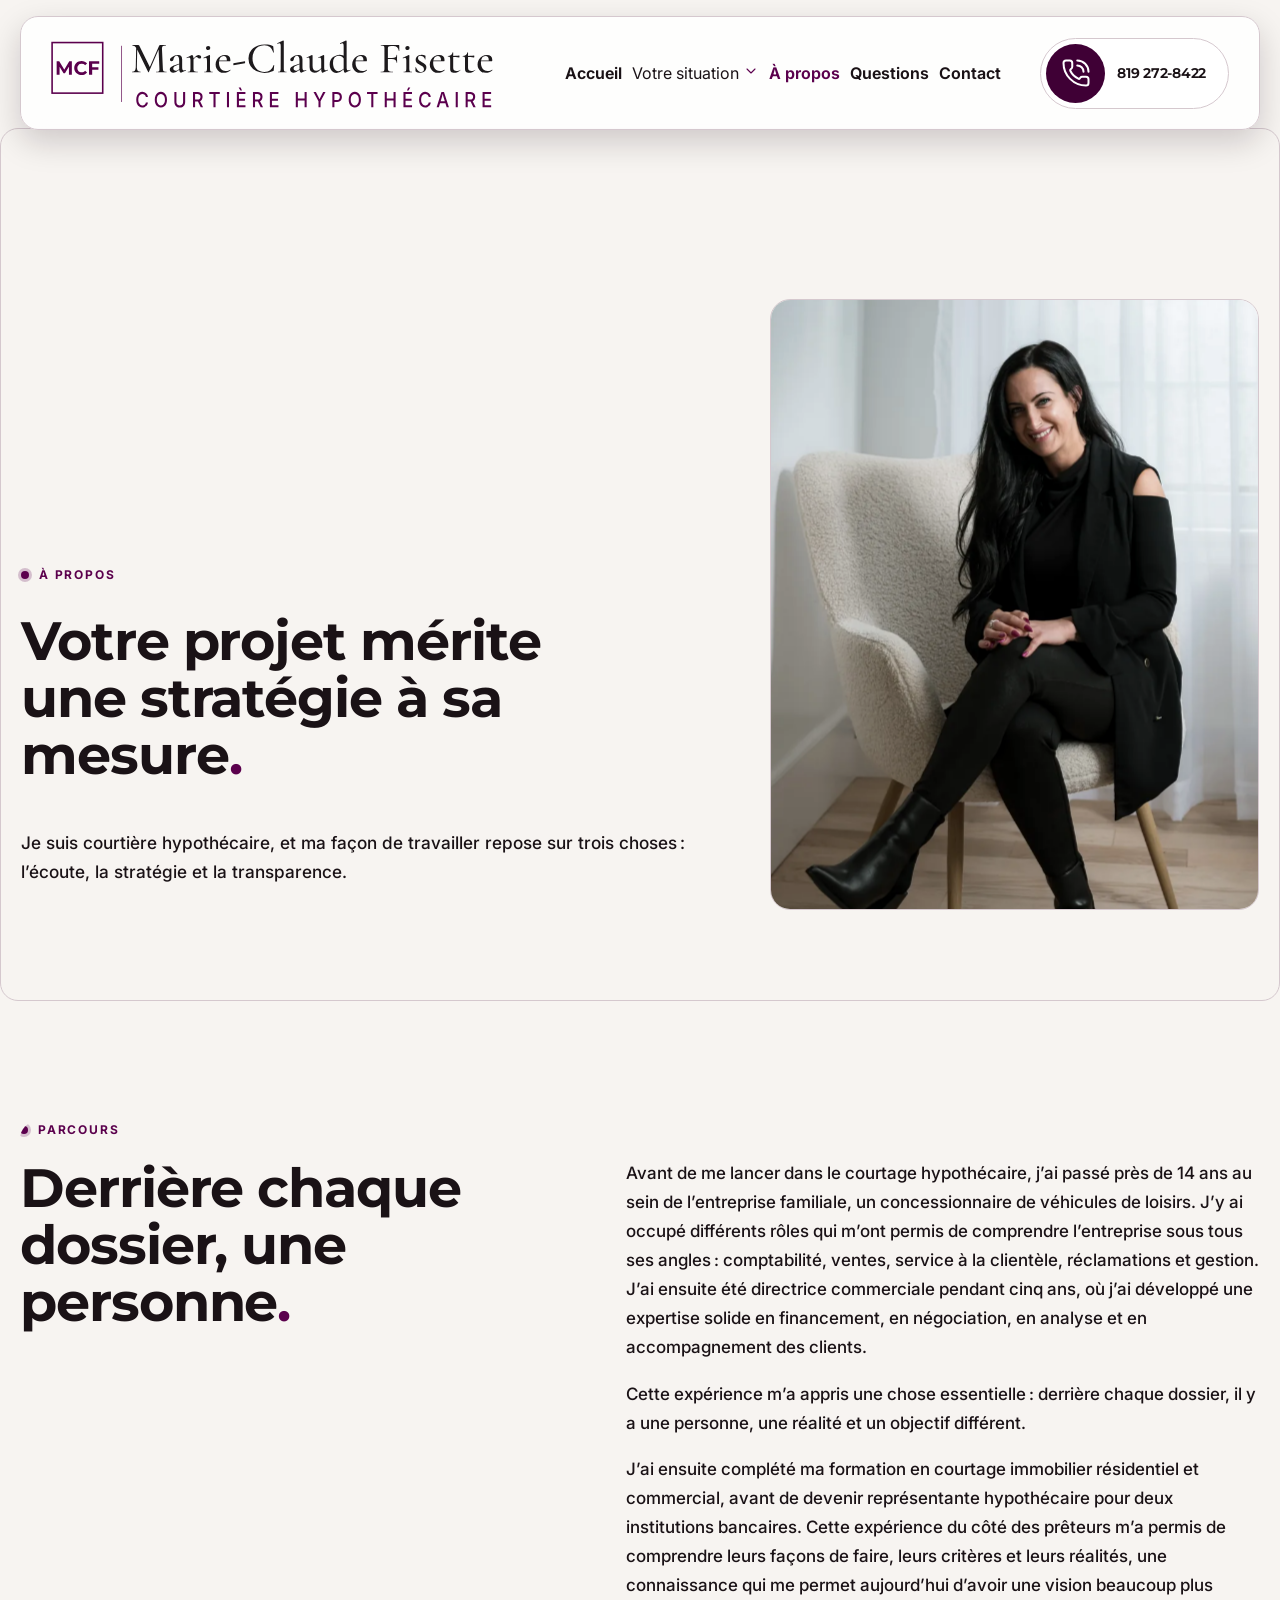
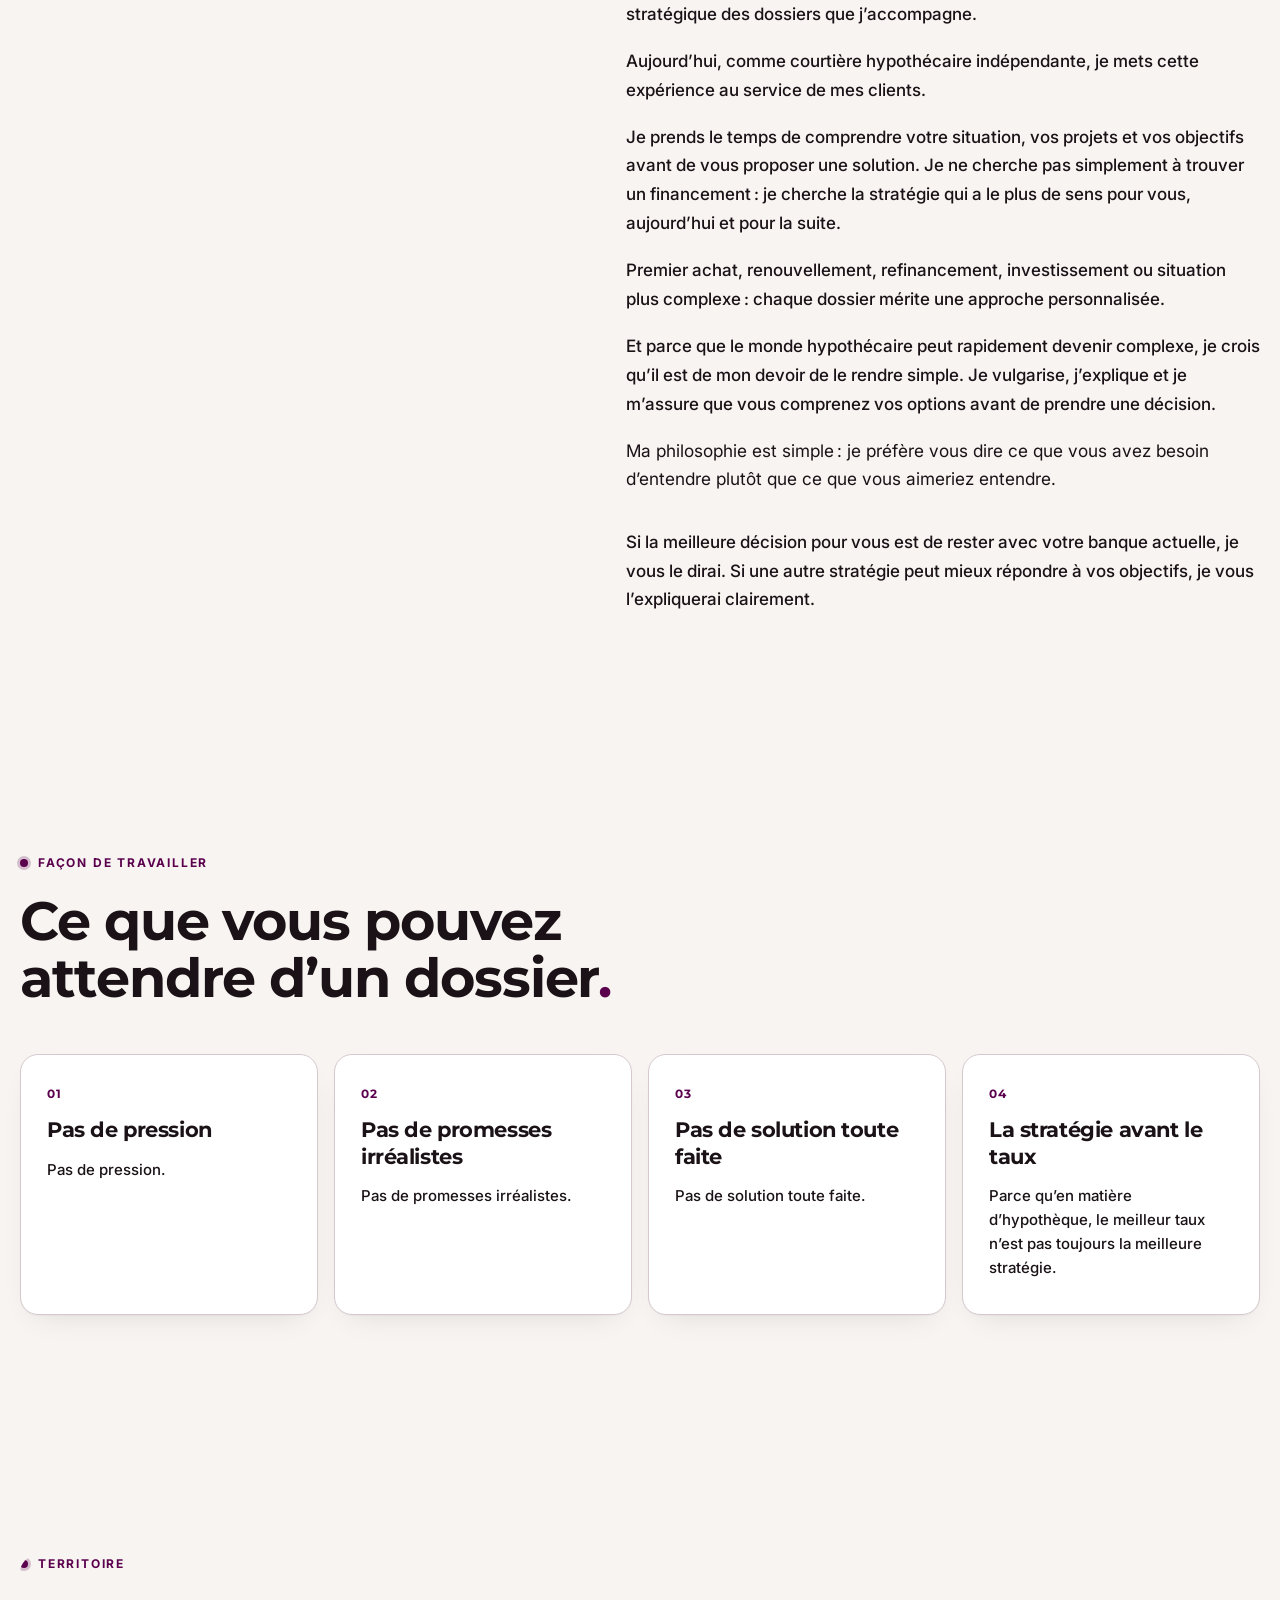
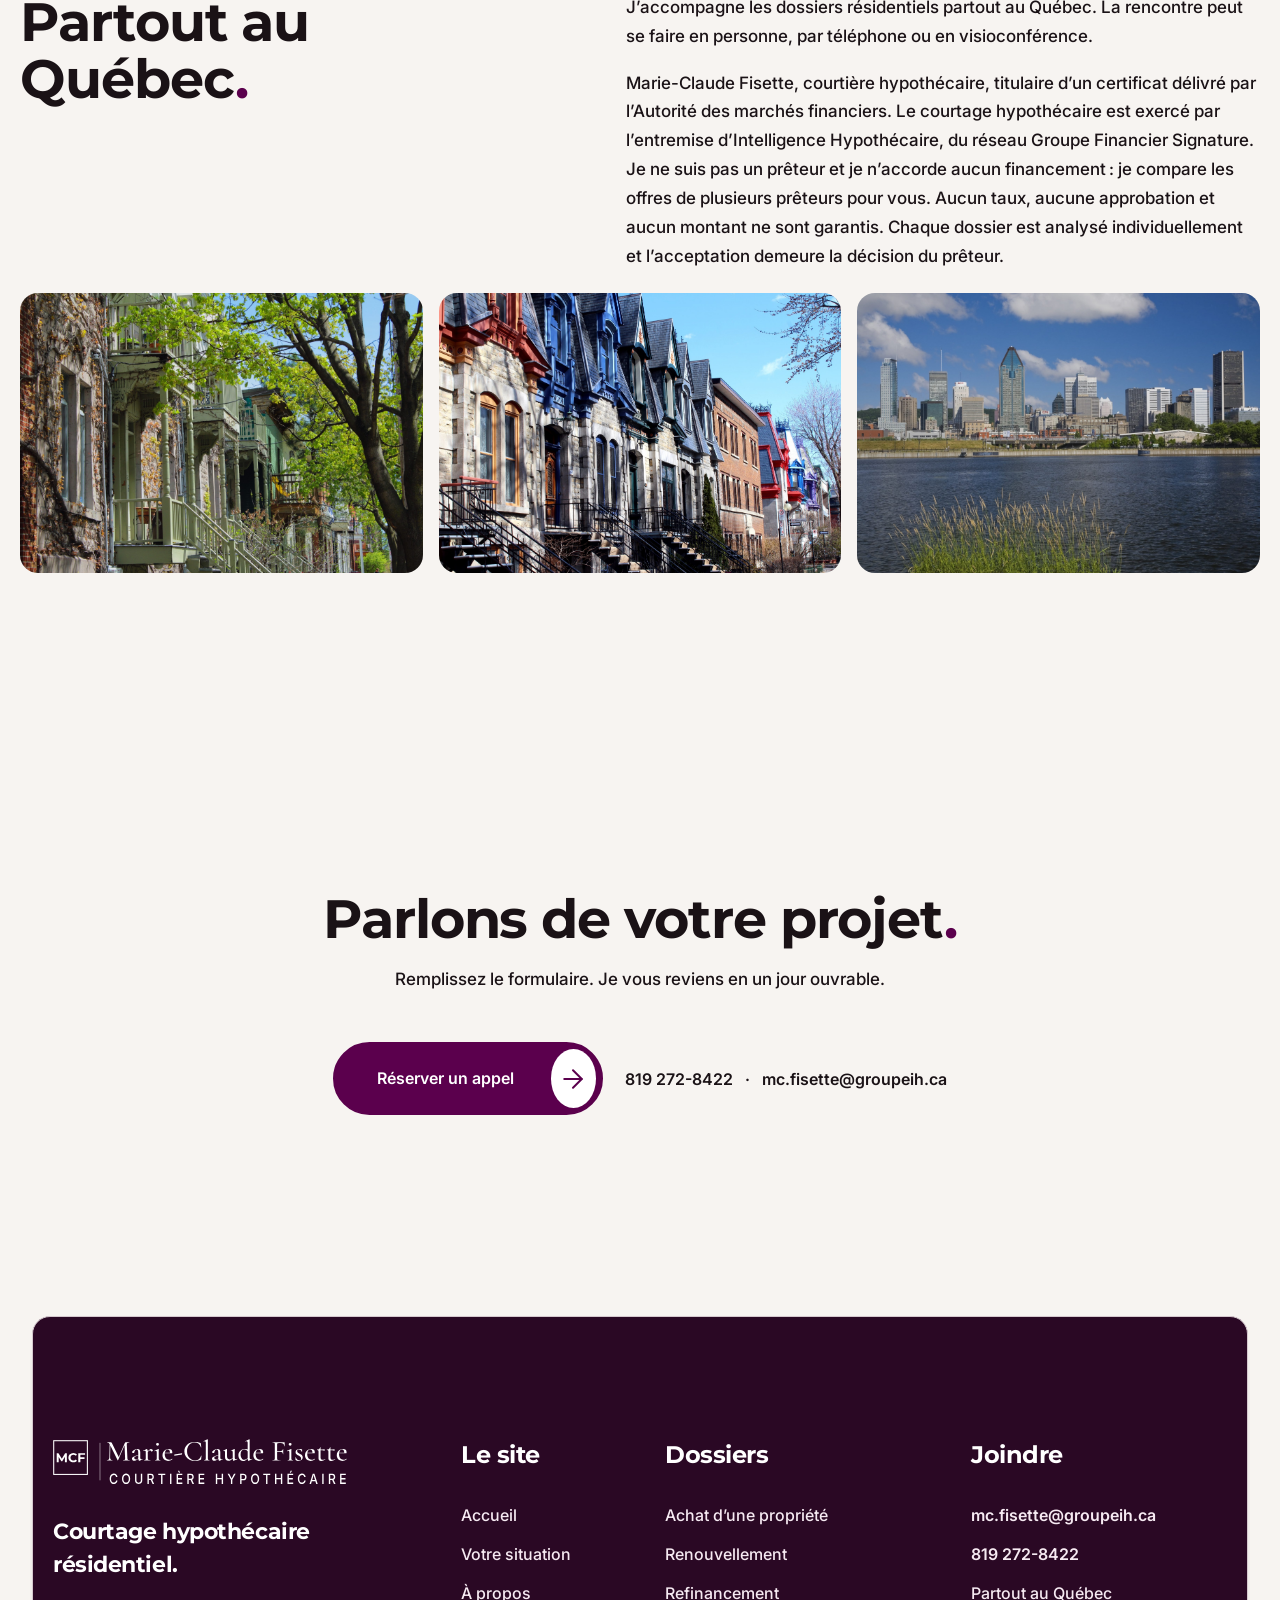
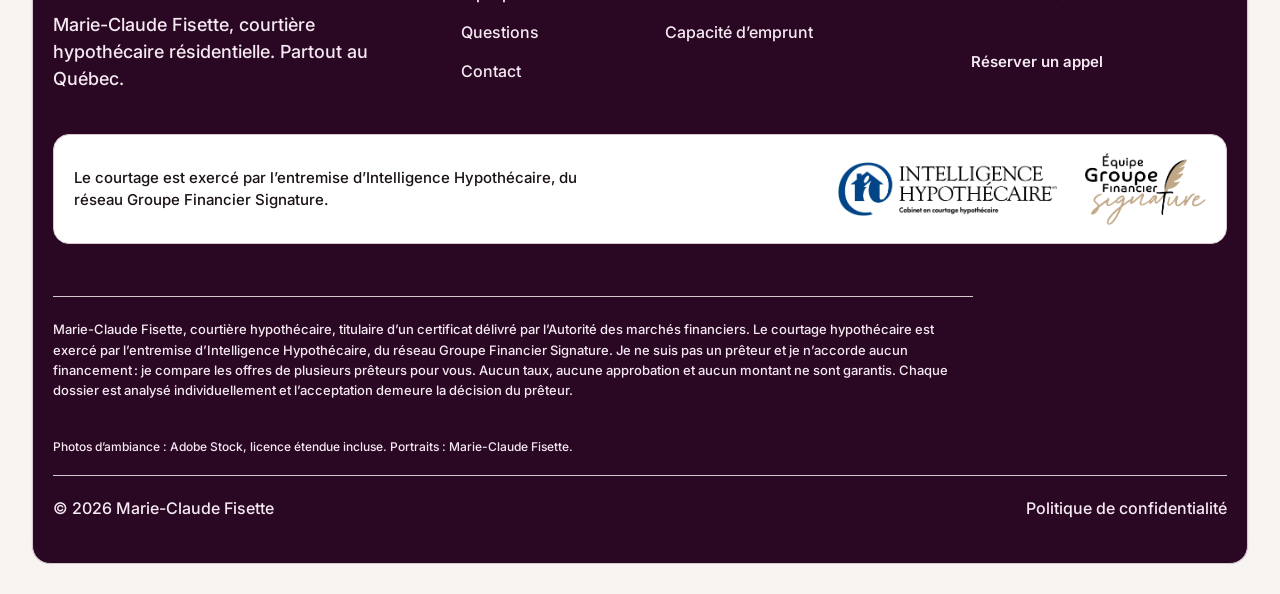
<file: a-propos/index.html>
<!DOCTYPE html>
<html lang="fr-CA">
<head>
  <meta charset="UTF-8">
  <meta name="viewport" content="width=device-width, initial-scale=1.0">
  <title>À propos de Marie-Claude Fisette, courtière hypothécaire</title>
  <meta name="description" content="Parcours de Marie-Claude Fisette, courtière hypothécaire au Québec : écoute, stratégie et transparence pour les dossiers résidentiels.">
  <meta name="robots" content="index, follow">
  <link rel="canonical" href="https://hypothequesmcf.ca/a-propos/">
  <link rel="alternate" hreflang="fr-CA" href="https://hypothequesmcf.ca/a-propos/">
  <meta property="og:type" content="website">
  <meta property="og:site_name" content="Marie-Claude Fisette">
  <meta property="og:locale" content="fr_CA">
  <meta property="og:title" content="À propos de Marie-Claude Fisette, courtière hypothécaire">
  <meta property="og:description" content="Parcours de Marie-Claude Fisette, courtière hypothécaire au Québec : écoute, stratégie et transparence pour les dossiers résidentiels.">
  <meta property="og:url" content="https://hypothequesmcf.ca/a-propos/">
  <meta property="og:image" content="https://hypothequesmcf.ca/assets/og/og-home.jpg">
  <meta property="og:image:secure_url" content="https://hypothequesmcf.ca/assets/og/og-home.jpg">
  <meta property="og:image:width" content="1200">
  <meta property="og:image:height" content="630">
  <meta property="og:image:alt" content="Marie-Claude Fisette, courtière hypothécaire, le visage entier visible, avec le logo MCF">
  <meta name="twitter:card" content="summary_large_image">
  <meta name="twitter:title" content="À propos de Marie-Claude Fisette, courtière hypothécaire">
  <meta name="twitter:description" content="Parcours de Marie-Claude Fisette, courtière hypothécaire au Québec : écoute, stratégie et transparence pour les dossiers résidentiels.">
  <meta name="twitter:image" content="https://hypothequesmcf.ca/assets/og/og-home.jpg">
  
  <meta name="theme-color" content="#FBF6F2">
  <link rel="icon" href="../assets/brand/favicon.svg" type="image/svg+xml">
  <link rel="apple-touch-icon" href="../assets/brand/apple-touch-icon.png">
  <link rel="manifest" href="../site.webmanifest">
  <link rel="preload" href="../assets/rm/fonts/montserrat-latin-var.woff2" as="font" type="font/woff2" crossorigin>
  <link rel="preload" href="../assets/rm/fonts/inter-latin-var.woff2" as="font" type="font/woff2" crossorigin>
  <script>try{if(matchMedia("(prefers-reduced-motion: reduce)").matches)document.documentElement.classList.add("mcf-reduce")}catch(e){}</script>
  <noscript><style>.animate__animated{opacity:1!important}[data-anim],.rm-tl-step,.bento-tile,.rm-why-card,.rm-editorial{opacity:1!important;transform:none!important;clip-path:none!important}</style></noscript>
  <link rel="stylesheet" href="../assets/index-bMcctbr4.css">
  <link rel="stylesheet" href="../assets/mcf.css">
</head>
<body class="lightmode">
<div id="root">
<a class="rm-skip" href="#contenu">Aller au contenu</a>
<div class="navbar-wrapper"><nav class="navbar navbar-expand-lg" aria-label="Navigation principale"><div class="navbar-container">
<div class="logo-container"><a aria-label="Marie-Claude Fisette, courtière hypothécaire, accueil" class="navbar-brand" href="../"><img src="../assets/brand/logo.svg" class="site-logo rm-logo img-fluid" alt="Marie-Claude Fisette, courtière hypothécaire" width="295" height="40"></a></div>
<button class="navbar-toggler nav-btn rm-menu rm-menu--b" type="button" aria-label="Ouvrir le menu" aria-expanded="false" aria-controls="rm-sidebar"><span class="rm-menu-label" aria-hidden="true">Menu</span><span class="rm-menu-ico" aria-hidden="true"><span class="rm-menu-line rm-menu-l1"></span><span class="rm-menu-line rm-menu-l2"></span></span></button>
<div class="collapse navbar-collapse" id="navbarNav"><ul class="navbar-nav mx-auto">
<li class="nav-item"><a class="nav-link" href="../">Accueil</a></li>
<li class="nav-item dropdown"><button type="button" class="nav-link dropdown-toggle rm-nav-btn" aria-expanded="false" aria-haspopup="true">Votre situation <i class="rm-ico accent-color" aria-hidden="true"><svg xmlns="http://www.w3.org/2000/svg" width="1em" height="1em" viewBox="0 0 24 24" fill="none" stroke="currentColor" stroke-width="1.6" stroke-linecap="round" stroke-linejoin="round" aria-hidden="true"><path d="m6 9 6 6 6-6"></path></svg></i></button>
<ul class="dropdown-menu"><li><a class="dropdown-item" href="../achat/">Achat d’une propriété</a></li><li><a class="dropdown-item" href="../renouvellement/">Renouvellement</a></li><li><a class="dropdown-item" href="../refinancement/">Refinancement</a></li><li><a class="dropdown-item" href="../capacite-emprunt/">Capacité d’emprunt</a></li></ul></li>
<li class="nav-item"><a aria-current="page" class="nav-link active" href="../a-propos/">À propos</a></li>
<li class="nav-item"><a class="nav-link" href="../faq/">Questions</a></li>
<li class="nav-item"><a class="nav-link" href="../contact/">Contact</a></li>
</ul></div>
<div class="navbar-action-container"><a href="tel:+18192728422" class="navbar-icon-wrapper rm-nav-phone" aria-label="Appeler le 819 272-8422"><div class="icon-circle"><i class="rm-ico" aria-hidden="true"><svg xmlns="http://www.w3.org/2000/svg" width="1em" height="1em" viewBox="0 0 24 24" fill="none" stroke="currentColor" stroke-width="1.6" stroke-linecap="round" stroke-linejoin="round" aria-hidden="true"><path d="M13 2a9 9 0 0 1 9 9"></path><path d="M13 6a5 5 0 0 1 5 5"></path><path d="M13.832 16.568a1 1 0 0 0 1.213-.303l.355-.465A2 2 0 0 1 17 15h3a2 2 0 0 1 2 2v3a2 2 0 0 1-2 2A18 18 0 0 1 2 4a2 2 0 0 1 2-2h3a2 2 0 0 1 2 2v3a2 2 0 0 1-.8 1.6l-.468.351a1 1 0 0 0-.292 1.233 14 14 0 0 0 6.392 6.384"></path></svg></i></div><span class="rm-nav-num">819 272-8422</span></a></div>
</div></nav></div>
<div><div class="sidebar-overlay"></div><div class="sidebar" id="rm-sidebar">
<div class="sidebar-header"><div class="logo"><img src="../assets/brand/logo.svg" width="295" height="40" class="site-logo rm-logo img-fluid" alt="Marie-Claude Fisette, courtière hypothécaire"></div>
<button type="button" class="close-btn rm-close" aria-label="Fermer le menu"><span class="rm-close-ico" aria-hidden="true"><span></span><span></span></span></button></div>
<ul class="menu">
<li><a href="../">Accueil</a></li>
<li class="sidebar-dropdown"><div class="dropdown-header"><a href="../#situations">Votre situation</a><button class="sidebar-dropdown-btn" type="button" aria-expanded="false" aria-label="Afficher les situations"><i class="rm-ico accent-color" aria-hidden="true"><svg xmlns="http://www.w3.org/2000/svg" width="1em" height="1em" viewBox="0 0 24 24" fill="none" stroke="currentColor" stroke-width="1.6" stroke-linecap="round" stroke-linejoin="round" aria-hidden="true"><path d="m6 9 6 6 6-6"></path></svg></i></button></div>
<ul class="sidebar-dropdown-menu"><li><a href="../achat/">Achat d’une propriété</a></li><li><a href="../renouvellement/">Renouvellement</a></li><li><a href="../refinancement/">Refinancement</a></li><li><a href="../capacite-emprunt/">Capacité d’emprunt</a></li></ul></li>
<li class="below-dropdown"><a href="../a-propos/">À propos</a></li>
<li><a href="../faq/">Questions</a></li>
<li><a href="../contact/">Contact</a></li>
</ul>
<div class="rm-side-contact"><span class="rm-side-kicker">Joindre</span><a href="tel:+18192728422">819 272-8422</a><a href="mailto:mc.fisette@groupeih.ca">mc.fisette@groupeih.ca</a></div>
</div></div>
<main id="contenu">
<div class="section-banner"><div class="rm-page-hero rm-about-hero"><div class="hero-container"><div class="rm-about-hero-grid">
<div class="rm-about-hero-text">
<div data-anim="fadeInDown"><div class="sub-heading"><i class="rm-ico rm-ico-dot" aria-hidden="true"></i><span>À propos</span></div></div>
<h1 class="title-heading-banner rm-page-title" data-anim="fadeInUp"><span class="rm-line">Votre projet mérite</span><strong class="rm-line">une stratégie à sa mesure<span class="rm-dot">.</span></strong></h1>
<p class="rm-lede" data-anim="fadeInUp">Je suis courtière hypothécaire, et ma façon de travailler repose sur trois choses : l’écoute, la stratégie et la transparence.</p>
</div>
<div class="rm-about-hero-media"><div class="rm-editorial" style="aspect-ratio:4 / 5">
<picture><source type="image/webp" srcset="../assets/img/mcf/mcf-chair-800.webp 800w, ../assets/img/mcf/mcf-chair-1400.webp 1400w" sizes="(max-width: 991px) 92vw, 560px"><img src="../assets/img/mcf/mcf-chair-1400.jpg" srcset="../assets/img/mcf/mcf-chair-800.jpg 800w, ../assets/img/mcf/mcf-chair-1400.jpg 1400w" sizes="(max-width: 991px) 92vw, 560px" alt="Portrait de Marie-Claude Fisette" width="1400" height="2100" loading="eager" decoding="async" fetchpriority="high"></picture>
</div></div></div></div></div></div>
<div class="section"><div class="hero-container"><div class="rm-split">
<div class="rm-split-head" data-anim="fadeInUp"><div class="sub-heading"><i class="rm-ico rm-ico-dot" aria-hidden="true"></i><span>Parcours</span></div><h2 class="title-heading">Derrière chaque dossier, une personne<span class="rm-dot">.</span></h2></div>
<div class="rm-split-body" data-anim="fadeInUp"><p>Avant de me lancer dans le courtage hypothécaire, j’ai passé près de 14 ans au sein de l’entreprise familiale, un concessionnaire de véhicules de loisirs. J’y ai occupé différents rôles qui m’ont permis de comprendre l’entreprise sous tous ses angles : comptabilité, ventes, service à la clientèle, réclamations et gestion. J’ai ensuite été directrice commerciale pendant cinq ans, où j’ai développé une expertise solide en financement, en négociation, en analyse et en accompagnement des clients.</p><p>Cette expérience m’a appris une chose essentielle : derrière chaque dossier, il y a une personne, une réalité et un objectif différent.</p><p>J’ai ensuite complété ma formation en courtage immobilier résidentiel et commercial, avant de devenir représentante hypothécaire pour deux institutions bancaires. Cette expérience du côté des prêteurs m’a permis de comprendre leurs façons de faire, leurs critères et leurs réalités, une connaissance qui me permet aujourd’hui d’avoir une vision beaucoup plus stratégique des dossiers que j’accompagne.</p><p>Aujourd’hui, comme courtière hypothécaire indépendante, je mets cette expérience au service de mes clients.</p><p>Je prends le temps de comprendre votre situation, vos projets et vos objectifs avant de vous proposer une solution. Je ne cherche pas simplement à trouver un financement : je cherche la stratégie qui a le plus de sens pour vous, aujourd’hui et pour la suite.</p><p>Premier achat, renouvellement, refinancement, investissement ou situation plus complexe : chaque dossier mérite une approche personnalisée.</p><p>Et parce que le monde hypothécaire peut rapidement devenir complexe, je crois qu’il est de mon devoir de le rendre simple. Je vulgarise, j’explique et je m’assure que vous comprenez vos options avant de prendre une décision.</p>
<blockquote class="rm-lede">Ma philosophie est simple : je préfère vous dire ce que vous avez besoin d’entendre plutôt que ce que vous aimeriez entendre.</blockquote>
<p>Si la meilleure décision pour vous est de rester avec votre banque actuelle, je vous le dirai. Si une autre stratégie peut mieux répondre à vos objectifs, je vous l’expliquerai clairement.</p>
</div></div></div></div>
<div class="section"><div class="hero-container">
<div class="rm-section-head" data-anim="fadeInUp"><div class="sub-heading"><i class="rm-ico rm-ico-dot" aria-hidden="true"></i><span>Façon de travailler</span></div><h2 class="title-heading">Ce que vous pouvez attendre d’un dossier<span class="rm-dot">.</span></h2></div>
<div class="rm-principle-grid"><div class="rm-principle-card" data-anim="fadeInUp" data-delay="0"><span class="rm-num">01</span><h3 class="rm-fs-h4">Pas de pression</h3><p>Pas de pression.</p></div><div class="rm-principle-card" data-anim="fadeInUp" data-delay="70"><span class="rm-num">02</span><h3 class="rm-fs-h4">Pas de promesses irréalistes</h3><p>Pas de promesses irréalistes.</p></div><div class="rm-principle-card" data-anim="fadeInUp" data-delay="140"><span class="rm-num">03</span><h3 class="rm-fs-h4">Pas de solution toute faite</h3><p>Pas de solution toute faite.</p></div><div class="rm-principle-card" data-anim="fadeInUp" data-delay="210"><span class="rm-num">04</span><h3 class="rm-fs-h4">La stratégie avant le taux</h3><p>Parce qu’en matière d’hypothèque, le meilleur taux n’est pas toujours la meilleure stratégie.</p></div></div>
</div></div>
<div class="section"><div class="hero-container"><div class="rm-split">
<div class="rm-split-head" data-anim="fadeInUp"><div class="sub-heading"><i class="rm-ico rm-ico-dot" aria-hidden="true"></i><span>Territoire</span></div><h2 class="title-heading">Partout au Québec<span class="rm-dot">.</span></h2></div>
<div class="rm-split-body" data-anim="fadeInUp"><p>J’accompagne les dossiers résidentiels partout au Québec. La rencontre peut se faire en personne, par téléphone ou en visioconférence.</p>
<p>Marie-Claude Fisette, courtière hypothécaire, titulaire d’un certificat délivré par l’Autorité des marchés financiers. Le courtage hypothécaire est exercé par l’entremise d’Intelligence Hypothécaire, du réseau Groupe Financier Signature. Je ne suis pas un prêteur et je n’accorde aucun financement : je compare les offres de plusieurs prêteurs pour vous. Aucun taux, aucune approbation et aucun montant ne sont garantis. Chaque dossier est analysé individuellement et l’acceptation demeure la décision du prêteur.</p></div></div><div class="mcf-context-row"><img class="mcf-pos-plex" src="../assets/img/stock/montreal-plex-1.jpg" alt="Balcons et escaliers de plex à Montréal, au printemps" width="2400" height="1600" loading="lazy" decoding="async"><img class="mcf-pos-plex" src="../assets/img/stock/montreal-plex-2.jpg" alt="Rangée de maisons victoriennes colorées à Montréal" width="2400" height="1640" loading="lazy" decoding="async"><img class="mcf-pos-condo" src="../assets/img/stock/montreal-condo.jpg" alt="Centre-ville de Montréal vu du fleuve Saint-Laurent" width="2400" height="1600" loading="lazy" decoding="async"></div></div></div>
<div class="section mcf-deep"><div class="hero-container"><div class="newsletter-wrapper rm-cta keep-dark"><div class="newsletter-layout"><div class="spacer"></div>
<div class="d-flex flex-column gspace-5 position-relative z-2 align-items-center">
<div class="d-flex flex-column gspace-2" data-anim="fadeInLeft"><h2 class="title-heading">Parlons de votre projet<span class="rm-dot">.</span></h2><p>Remplissez le formulaire. Je vous reviens en un jour ouvrable.</p></div>
<div class="d-flex flex-md-row flex-column align-items-center gspace-3" data-anim="fadeInUp">
<a href="../contact/" class="btn btn-accent"><div class="btn-title"><span>Réserver un appel</span></div><div class="icon-circle"><i class="rm-ico" aria-hidden="true"><svg xmlns="http://www.w3.org/2000/svg" width="1em" height="1em" viewBox="0 0 24 24" fill="none" stroke="currentColor" stroke-width="1.6" stroke-linecap="round" stroke-linejoin="round" aria-hidden="true"><path d="M5 12h14"></path><path d="m12 5 7 7-7 7"></path></svg></i></div></a>
<div class="rm-cta-contact"><a href="tel:+18192728422">819 272-8422</a><span aria-hidden="true">·</span><a href="mailto:mc.fisette@groupeih.ca">mc.fisette@groupeih.ca</a></div>
</div></div></div></div></div></div>
</main>
<footer class="section-footer"><div class="bg-footer-wrapper"><div class="bg-footer"><div class="hero-container position-relative z-2"><div class="d-flex flex-column gspace-2">
<div class="row row-cols-lg-4 row-cols-md-2 row-cols-1 grid-spacer-5">
<div class="col col-lg-4"><div class="footer-logo-container"><div class="logo-container-footer"><img src="../assets/brand/logo.svg" alt="Marie-Claude Fisette, courtière hypothécaire" class="site-logo rm-logo img-fluid" width="295" height="40"></div>
<p class="rm-fs-h4 rm-foot-tag">Courtage hypothécaire résidentiel<span class="rm-dot">.</span></p>
<p>Marie-Claude Fisette, courtière hypothécaire résidentielle. Partout au Québec.</p></div></div>
<div class="col col-lg-2"><div class="footer-quick-links"><h2 class="rm-fs-h5">Le site</h2><ul class="footer-list">
<li><a href="../">Accueil</a></li>
<li><a href="../#situations">Votre situation</a></li>
<li><a href="../a-propos/">À propos</a></li>
<li><a href="../faq/">Questions</a></li>
<li><a href="../contact/">Contact</a></li>
</ul></div></div>
<div class="col col-lg-3"><div class="footer-services-container"><h2 class="rm-fs-h5">Dossiers</h2><ul class="footer-list"><li><a href="../achat/">Achat d’une propriété</a></li><li><a href="../renouvellement/">Renouvellement</a></li><li><a href="../refinancement/">Refinancement</a></li><li><a href="../capacite-emprunt/">Capacité d’emprunt</a></li></ul></div></div>
<div class="col col-lg-3"><div class="footer-contact-container"><h2 class="rm-fs-h5">Joindre</h2><ul class="contact-list">
<li><a href="mailto:mc.fisette@groupeih.ca">mc.fisette@groupeih.ca</a></li>
<li><a href="tel:+18192728422">819 272-8422</a></li>
<li><span>Partout au Québec</span></li>
</ul><a class="rm-text-link" href="../contact/">Réserver un appel</a></div></div>
</div>
<div class="mcf-network mcf-network--footer"><p>Le courtage est exercé par l’entremise d’Intelligence Hypothécaire, du réseau Groupe Financier Signature.</p><div class="mcf-network-logos"><img src="../assets/brand/logo-intelligence-hypothecaire.png" alt="Intelligence Hypothécaire, cabinet en courtage hypothécaire" width="280" height="69"><img class="mcf-logo-gfs" src="../assets/brand/logo-groupe-financier-signature.png" alt="Équipe Groupe Financier Signature" width="196" height="116"></div></div><div class="mcf-legal"><p>Marie-Claude Fisette, courtière hypothécaire, titulaire d’un certificat délivré par l’Autorité des marchés financiers. Le courtage hypothécaire est exercé par l’entremise d’Intelligence Hypothécaire, du réseau Groupe Financier Signature. Je ne suis pas un prêteur et je n’accorde aucun financement : je compare les offres de plusieurs prêteurs pour vous. Aucun taux, aucune approbation et aucun montant ne sont garantis. Chaque dossier est analysé individuellement et l’acceptation demeure la décision du prêteur.</p></div>
<p class="mcf-credits">Photos d’ambiance : Adobe Stock, licence étendue incluse. Portraits : Marie-Claude Fisette.</p><div class="copyright-container"><span class="copyright">© 2026 Marie-Claude Fisette</span>
<div class="d-flex flex-row gspace-2"><a class="legal-link" href="../politique-de-confidentialite/">Politique de confidentialité</a></div></div>
<div class="footer-spacer"></div>
</div></div></div></div></footer>
</div>
<script src="../assets/js/motion.js" defer></script>
</body>
</html>
</file>
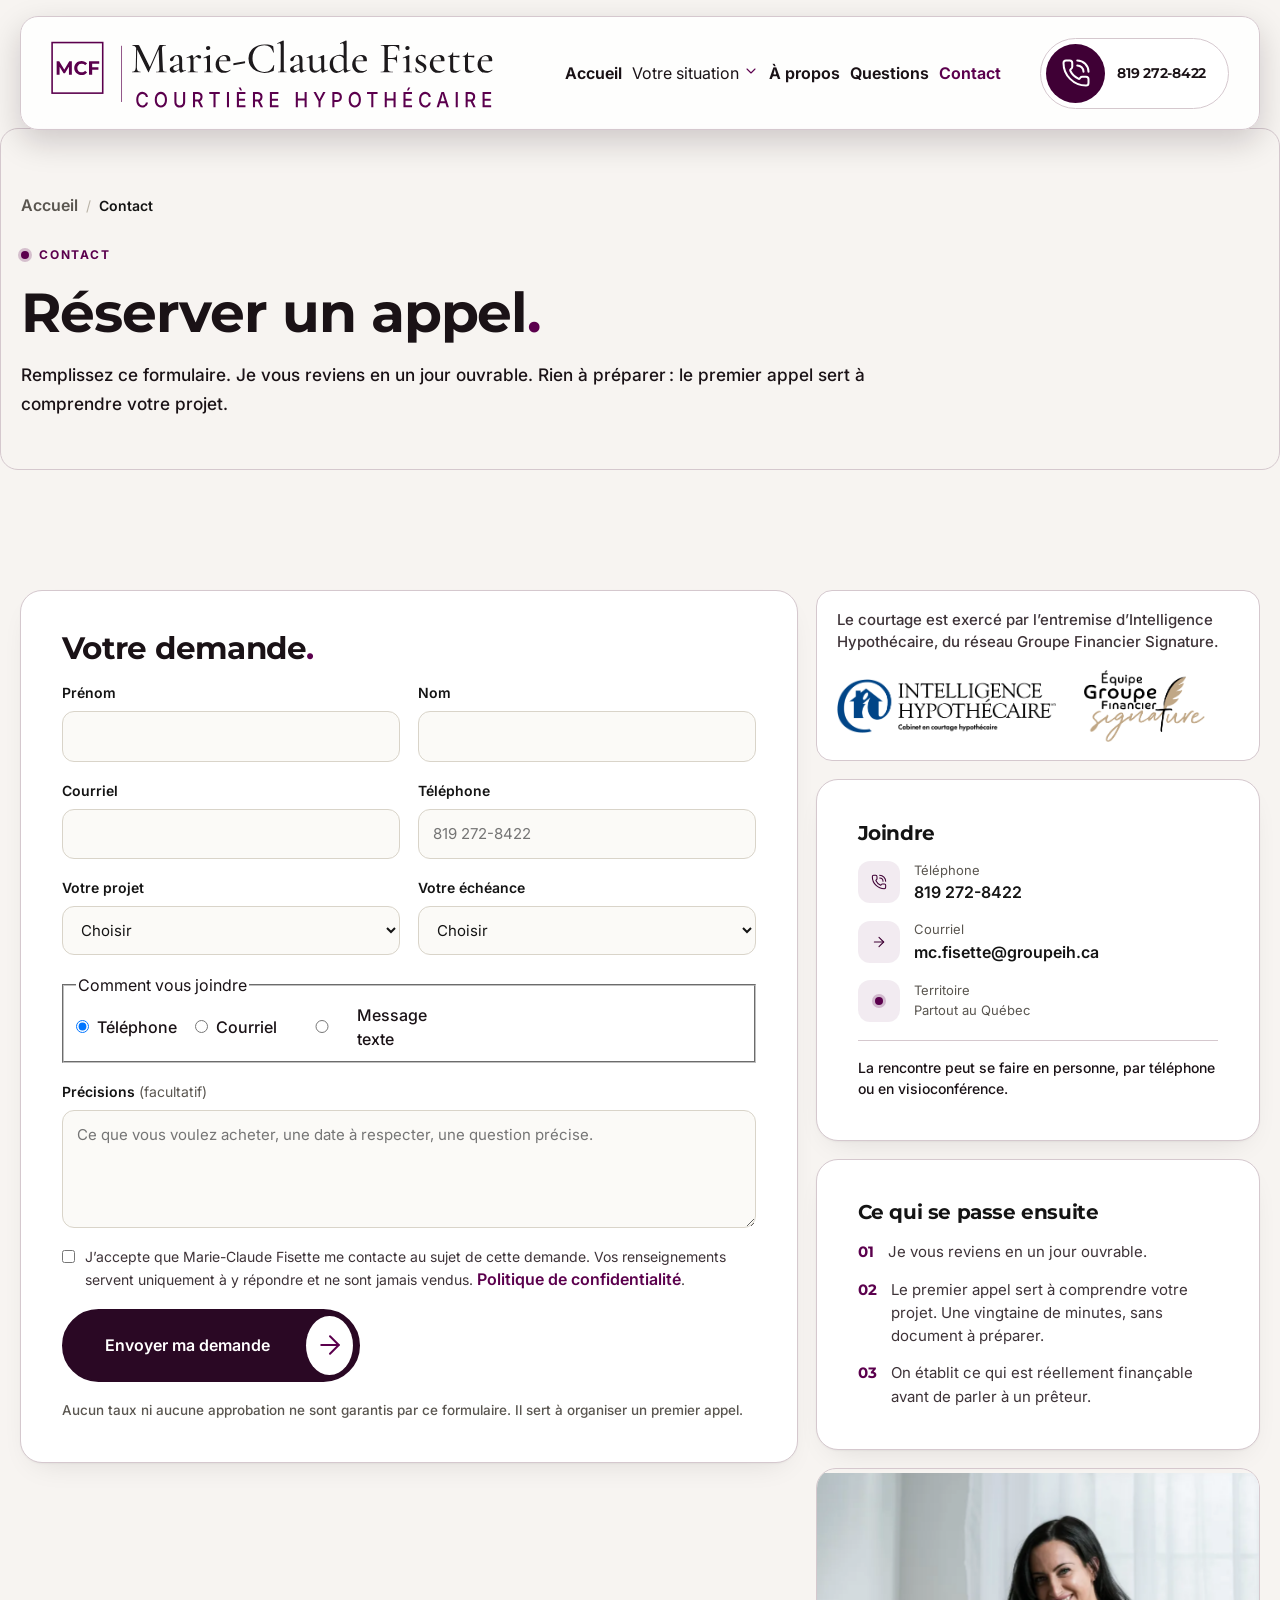
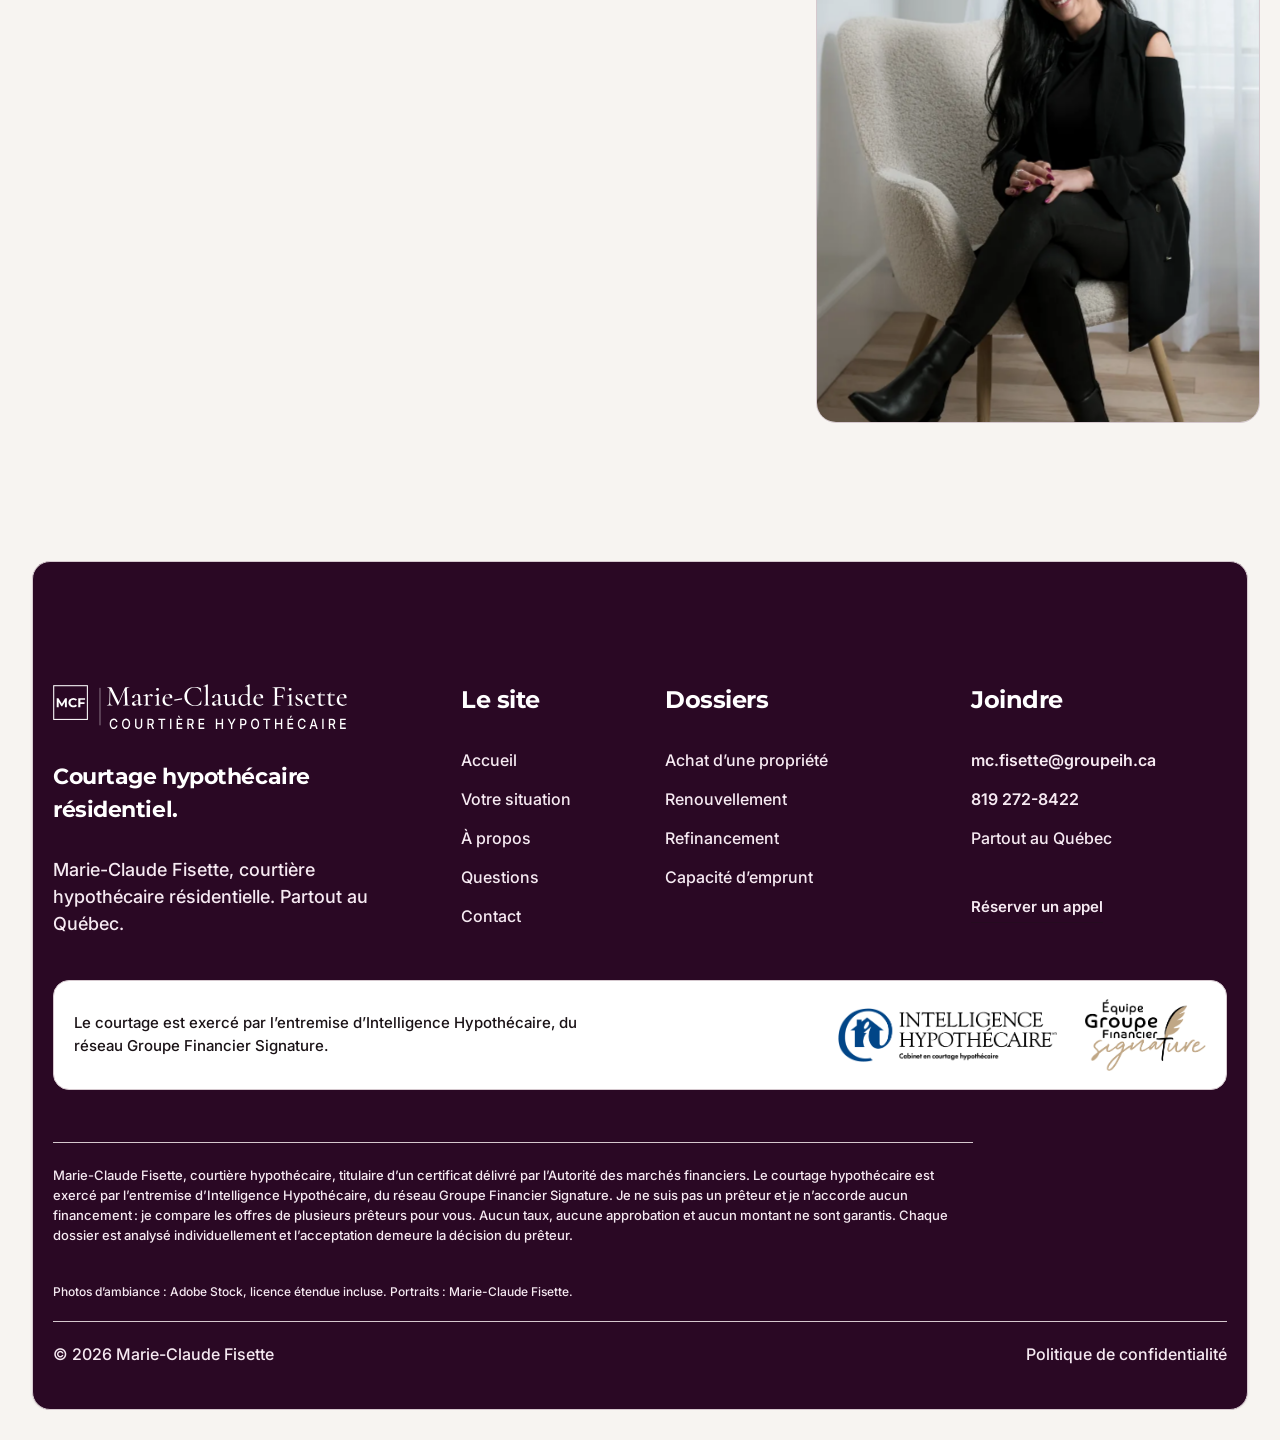
<file: contact/index.html>
<!DOCTYPE html>
<html lang="fr-CA">
<head>
  <meta charset="UTF-8">
  <meta name="viewport" content="width=device-width, initial-scale=1.0">
  <title>Réserver un appel | Marie-Claude Fisette</title>
  <meta name="description" content="Écrivez à Marie-Claude Fisette pour un premier appel sur un dossier hypothécaire résidentiel au Québec. Réponse en un jour ouvrable.">
  <meta name="robots" content="index, follow">
  <link rel="canonical" href="https://hypothequesmcf.ca/contact/">
  <link rel="alternate" hreflang="fr-CA" href="https://hypothequesmcf.ca/contact/">
  <meta property="og:type" content="website">
  <meta property="og:site_name" content="Marie-Claude Fisette">
  <meta property="og:locale" content="fr_CA">
  <meta property="og:title" content="Réserver un appel | Marie-Claude Fisette">
  <meta property="og:description" content="Écrivez à Marie-Claude Fisette pour un premier appel sur un dossier hypothécaire résidentiel au Québec. Réponse en un jour ouvrable.">
  <meta property="og:url" content="https://hypothequesmcf.ca/contact/">
  <meta property="og:image" content="https://hypothequesmcf.ca/assets/og/og-home.jpg">
  <meta property="og:image:secure_url" content="https://hypothequesmcf.ca/assets/og/og-home.jpg">
  <meta property="og:image:width" content="1200">
  <meta property="og:image:height" content="630">
  <meta property="og:image:alt" content="Marie-Claude Fisette, courtière hypothécaire, le visage entier visible, avec le logo MCF">
  <meta name="twitter:card" content="summary_large_image">
  <meta name="twitter:title" content="Réserver un appel | Marie-Claude Fisette">
  <meta name="twitter:description" content="Écrivez à Marie-Claude Fisette pour un premier appel sur un dossier hypothécaire résidentiel au Québec. Réponse en un jour ouvrable.">
  <meta name="twitter:image" content="https://hypothequesmcf.ca/assets/og/og-home.jpg">
  
  <meta name="theme-color" content="#FBF6F2">
  <link rel="icon" href="../assets/brand/favicon.svg" type="image/svg+xml">
  <link rel="apple-touch-icon" href="../assets/brand/apple-touch-icon.png">
  <link rel="manifest" href="../site.webmanifest">
  <link rel="preload" href="../assets/rm/fonts/montserrat-latin-var.woff2" as="font" type="font/woff2" crossorigin>
  <link rel="preload" href="../assets/rm/fonts/inter-latin-var.woff2" as="font" type="font/woff2" crossorigin>
  <script>try{if(matchMedia("(prefers-reduced-motion: reduce)").matches)document.documentElement.classList.add("mcf-reduce")}catch(e){}</script>
  <noscript><style>.animate__animated{opacity:1!important}[data-anim],.rm-tl-step,.bento-tile,.rm-why-card,.rm-editorial{opacity:1!important;transform:none!important;clip-path:none!important}</style></noscript>
  <link rel="stylesheet" href="../assets/index-bMcctbr4.css">
  <link rel="stylesheet" href="../assets/mcf.css">
</head>
<body class="lightmode">
<div id="root">
<a class="rm-skip" href="#contenu">Aller au contenu</a>
<div class="navbar-wrapper"><nav class="navbar navbar-expand-lg" aria-label="Navigation principale"><div class="navbar-container">
<div class="logo-container"><a aria-label="Marie-Claude Fisette, courtière hypothécaire, accueil" class="navbar-brand" href="../"><img src="../assets/brand/logo.svg" class="site-logo rm-logo img-fluid" alt="Marie-Claude Fisette, courtière hypothécaire" width="295" height="40"></a></div>
<button class="navbar-toggler nav-btn rm-menu rm-menu--b" type="button" aria-label="Ouvrir le menu" aria-expanded="false" aria-controls="rm-sidebar"><span class="rm-menu-label" aria-hidden="true">Menu</span><span class="rm-menu-ico" aria-hidden="true"><span class="rm-menu-line rm-menu-l1"></span><span class="rm-menu-line rm-menu-l2"></span></span></button>
<div class="collapse navbar-collapse" id="navbarNav"><ul class="navbar-nav mx-auto">
<li class="nav-item"><a class="nav-link" href="../">Accueil</a></li>
<li class="nav-item dropdown"><button type="button" class="nav-link dropdown-toggle rm-nav-btn" aria-expanded="false" aria-haspopup="true">Votre situation <i class="rm-ico accent-color" aria-hidden="true"><svg xmlns="http://www.w3.org/2000/svg" width="1em" height="1em" viewBox="0 0 24 24" fill="none" stroke="currentColor" stroke-width="1.6" stroke-linecap="round" stroke-linejoin="round" aria-hidden="true"><path d="m6 9 6 6 6-6"></path></svg></i></button>
<ul class="dropdown-menu"><li><a class="dropdown-item" href="../achat/">Achat d’une propriété</a></li><li><a class="dropdown-item" href="../renouvellement/">Renouvellement</a></li><li><a class="dropdown-item" href="../refinancement/">Refinancement</a></li><li><a class="dropdown-item" href="../capacite-emprunt/">Capacité d’emprunt</a></li></ul></li>
<li class="nav-item"><a class="nav-link" href="../a-propos/">À propos</a></li>
<li class="nav-item"><a class="nav-link" href="../faq/">Questions</a></li>
<li class="nav-item"><a aria-current="page" class="nav-link active" href="../contact/">Contact</a></li>
</ul></div>
<div class="navbar-action-container"><a href="tel:+18192728422" class="navbar-icon-wrapper rm-nav-phone" aria-label="Appeler le 819 272-8422"><div class="icon-circle"><i class="rm-ico" aria-hidden="true"><svg xmlns="http://www.w3.org/2000/svg" width="1em" height="1em" viewBox="0 0 24 24" fill="none" stroke="currentColor" stroke-width="1.6" stroke-linecap="round" stroke-linejoin="round" aria-hidden="true"><path d="M13 2a9 9 0 0 1 9 9"></path><path d="M13 6a5 5 0 0 1 5 5"></path><path d="M13.832 16.568a1 1 0 0 0 1.213-.303l.355-.465A2 2 0 0 1 17 15h3a2 2 0 0 1 2 2v3a2 2 0 0 1-2 2A18 18 0 0 1 2 4a2 2 0 0 1 2-2h3a2 2 0 0 1 2 2v3a2 2 0 0 1-.8 1.6l-.468.351a1 1 0 0 0-.292 1.233 14 14 0 0 0 6.392 6.384"></path></svg></i></div><span class="rm-nav-num">819 272-8422</span></a></div>
</div></nav></div>
<div><div class="sidebar-overlay"></div><div class="sidebar" id="rm-sidebar">
<div class="sidebar-header"><div class="logo"><img src="../assets/brand/logo.svg" width="295" height="40" class="site-logo rm-logo img-fluid" alt="Marie-Claude Fisette, courtière hypothécaire"></div>
<button type="button" class="close-btn rm-close" aria-label="Fermer le menu"><span class="rm-close-ico" aria-hidden="true"><span></span><span></span></span></button></div>
<ul class="menu">
<li><a href="../">Accueil</a></li>
<li class="sidebar-dropdown"><div class="dropdown-header"><a href="../#situations">Votre situation</a><button class="sidebar-dropdown-btn" type="button" aria-expanded="false" aria-label="Afficher les situations"><i class="rm-ico accent-color" aria-hidden="true"><svg xmlns="http://www.w3.org/2000/svg" width="1em" height="1em" viewBox="0 0 24 24" fill="none" stroke="currentColor" stroke-width="1.6" stroke-linecap="round" stroke-linejoin="round" aria-hidden="true"><path d="m6 9 6 6 6-6"></path></svg></i></button></div>
<ul class="sidebar-dropdown-menu"><li><a href="../achat/">Achat d’une propriété</a></li><li><a href="../renouvellement/">Renouvellement</a></li><li><a href="../refinancement/">Refinancement</a></li><li><a href="../capacite-emprunt/">Capacité d’emprunt</a></li></ul></li>
<li class="below-dropdown"><a href="../a-propos/">À propos</a></li>
<li><a href="../faq/">Questions</a></li>
<li><a href="../contact/">Contact</a></li>
</ul>
<div class="rm-side-contact"><span class="rm-side-kicker">Joindre</span><a href="tel:+18192728422">819 272-8422</a><a href="mailto:mc.fisette@groupeih.ca">mc.fisette@groupeih.ca</a></div>
</div></div>
<main id="contenu">
<div class="section-banner"><div class="rm-page-hero rm-inner-hero"><div class="hero-container">
<nav class="rm-crumbs" aria-label="Fil d’Ariane"><ol><li><a href="../">Accueil</a></li><li><span aria-current="page">Contact</span></li></ol></nav>
<div class="rm-inner-hero-text"><div class="sub-heading"><i class="rm-ico rm-ico-dot" aria-hidden="true"></i><span>Contact</span></div><h1 class="rm-svc-h1">Réserver un appel<span class="rm-dot">.</span></h1>
<p class="rm-lede">Remplissez ce formulaire. Je vous reviens en un jour ouvrable. Rien à préparer : le premier appel sert à comprendre votre projet.</p></div>
</div></div></div>
<section class="section" id="contact"><div class="hero-container"><div class="rm-contact-grid">
<div class="rm-contact-form-card">
<div id="contact-success" class="mcf-success" tabindex="-1" hidden>
<h2>Votre demande est reçue</h2>
<p>Je vous reviens en un jour ouvrable, par le moyen que vous avez choisi. Si c’est urgent, téléphonez-moi au <a href="tel:+18192728422">819 272-8422</a>.</p>
</div>
<form id="contact-form" class="rm-form" novalidate>
<h2 class="title-heading rm-h3">Votre demande<span class="rm-dot">.</span></h2>
<div id="form-status" class="mcf-status" role="alert" tabindex="-1" hidden></div>
<div class="rm-form-row">
<label class="rm-field"><span>Prénom</span><input id="firstName" name="firstName" type="text" autocomplete="given-name" required></label>
<label class="rm-field"><span>Nom</span><input id="lastName" name="lastName" type="text" autocomplete="family-name" required></label>
</div>
<div class="rm-form-row">
<label class="rm-field"><span>Courriel</span><input id="email" name="email" type="email" autocomplete="email" required></label>
<label class="rm-field"><span>Téléphone</span><input id="phone" name="phone" type="tel" inputmode="tel" autocomplete="tel" placeholder="819 272-8422" required></label>
</div>
<div class="rm-form-row">
<label class="rm-field"><span>Votre projet</span><select id="projectType" name="projectType" required>
<option value="" disabled selected>Choisir</option>
<option value="achat">Achat d’une propriété</option>
<option value="renouvellement">Renouvellement</option>
<option value="refinancement">Refinancement</option>
<option value="capacite">Capacité d’emprunt</option>
<option value="autre">Autre / je ne sais pas encore</option>
</select></label>
<label class="rm-field"><span>Votre échéance</span><select id="timeline" name="timeline" required>
<option value="" disabled selected>Choisir</option>
<option value="maintenant">Le plus tôt possible</option>
<option value="3mois">Dans les 3 prochains mois</option>
<option value="6mois">Dans 3 à 6 mois</option>
<option value="explore">J’explore, sans échéance</option>
</select></label>
</div>
<fieldset class="rm-field"><legend>Comment vous joindre</legend><div class="mcf-choices">
<label><input type="radio" name="contactMethod" value="telephone" checked> Téléphone</label>
<label><input type="radio" name="contactMethod" value="courriel"> Courriel</label>
<label><input type="radio" name="contactMethod" value="texte"> Message texte</label>
</div></fieldset>
<label class="rm-field"><span>Précisions <em>(facultatif)</em></span><textarea id="message" name="message" rows="4" placeholder="Ce que vous voulez acheter, une date à respecter, une question précise."></textarea></label>
<div class="mcf-hp" aria-hidden="true"><label for="website">Site web</label><input id="website" name="website" type="text" tabindex="-1" autocomplete="off"></div>
<label class="mcf-consent"><input type="checkbox" name="consent" value="oui" required><span>J’accepte que Marie-Claude Fisette me contacte au sujet de cette demande. Vos renseignements servent uniquement à y répondre et ne sont jamais vendus. <a href="../politique-de-confidentialite/">Politique de confidentialité</a>.</span></label>
<button type="submit" class="btn btn-accent"><div class="btn-title"><span>Envoyer ma demande</span></div><div class="icon-circle"><i class="rm-ico" aria-hidden="true"><svg xmlns="http://www.w3.org/2000/svg" width="1em" height="1em" viewBox="0 0 24 24" fill="none" stroke="currentColor" stroke-width="1.6" stroke-linecap="round" stroke-linejoin="round" aria-hidden="true"><path d="M5 12h14"></path><path d="m12 5 7 7-7 7"></path></svg></i></div></button>
<p class="rm-form-note">Aucun taux ni aucune approbation ne sont garantis par ce formulaire. Il sert à organiser un premier appel.</p>
</form>
</div>
<aside class="rm-contact-side">
<div class="mcf-network"><p>Le courtage est exercé par l’entremise d’Intelligence Hypothécaire, du réseau Groupe Financier Signature.</p><div class="mcf-network-logos"><img src="../assets/brand/logo-intelligence-hypothecaire.png" alt="Intelligence Hypothécaire, cabinet en courtage hypothécaire" width="280" height="69"><img class="mcf-logo-gfs" src="../assets/brand/logo-groupe-financier-signature.png" alt="Équipe Groupe Financier Signature" width="196" height="116"></div></div>
<div class="rm-contact-card"><h2 class="rm-h4">Joindre</h2>
<ul class="rm-contact-list">
<li><span class="rm-ci" aria-hidden="true"><i class="rm-ico" aria-hidden="true"><svg xmlns="http://www.w3.org/2000/svg" width="1em" height="1em" viewBox="0 0 24 24" fill="none" stroke="currentColor" stroke-width="1.6" stroke-linecap="round" stroke-linejoin="round" aria-hidden="true"><path d="M13 2a9 9 0 0 1 9 9"></path><path d="M13 6a5 5 0 0 1 5 5"></path><path d="M13.832 16.568a1 1 0 0 0 1.213-.303l.355-.465A2 2 0 0 1 17 15h3a2 2 0 0 1 2 2v3a2 2 0 0 1-2 2A18 18 0 0 1 2 4a2 2 0 0 1 2-2h3a2 2 0 0 1 2 2v3a2 2 0 0 1-.8 1.6l-.468.351a1 1 0 0 0-.292 1.233 14 14 0 0 0 6.392 6.384"></path></svg></i></span><div><span>Téléphone</span><a href="tel:+18192728422">819 272-8422</a></div></li>
<li><span class="rm-ci" aria-hidden="true"><i class="rm-ico" aria-hidden="true"><svg xmlns="http://www.w3.org/2000/svg" width="1em" height="1em" viewBox="0 0 24 24" fill="none" stroke="currentColor" stroke-width="1.6" stroke-linecap="round" stroke-linejoin="round" aria-hidden="true"><path d="M5 12h14"></path><path d="m12 5 7 7-7 7"></path></svg></i></span><div><span>Courriel</span><a href="mailto:mc.fisette@groupeih.ca">mc.fisette@groupeih.ca</a></div></li>
<li><span class="rm-ci" aria-hidden="true"><i class="rm-ico rm-ico-dot" aria-hidden="true"></i></span><div><span>Territoire</span><span>Partout au Québec</span></div></li>
</ul>
<p class="rm-contact-area">La rencontre peut se faire en personne, par téléphone ou en visioconférence.</p>
</div>
<div class="rm-contact-card"><h2 class="rm-h4">Ce qui se passe ensuite</h2>
<ol class="rm-next">
<li><b>01</b><span>Je vous reviens en un jour ouvrable.</span></li>
<li><b>02</b><span>Le premier appel sert à comprendre votre projet. Une vingtaine de minutes, sans document à préparer.</span></li>
<li><b>03</b><span>On établit ce qui est réellement finançable avant de parler à un prêteur.</span></li>
</ol></div>
<figure class="rm-editorial" style="aspect-ratio:4 / 5"><picture><source type="image/webp" srcset="../assets/img/mcf/mcf-chair-800.webp 800w, ../assets/img/mcf/mcf-chair-1400.webp 1400w" sizes="(max-width: 900px) 100vw, 360px"><img src="../assets/img/mcf/mcf-chair-1400.jpg" srcset="../assets/img/mcf/mcf-chair-800.jpg 800w, ../assets/img/mcf/mcf-chair-1400.jpg 1400w" sizes="(max-width: 900px) 100vw, 360px" alt="Marie-Claude Fisette, courtière hypothécaire" width="1400" height="2213" loading="lazy" decoding="async"></picture></figure>
</aside>
</div></div></section>
</main>
<footer class="section-footer"><div class="bg-footer-wrapper"><div class="bg-footer"><div class="hero-container position-relative z-2"><div class="d-flex flex-column gspace-2">
<div class="row row-cols-lg-4 row-cols-md-2 row-cols-1 grid-spacer-5">
<div class="col col-lg-4"><div class="footer-logo-container"><div class="logo-container-footer"><img src="../assets/brand/logo.svg" alt="Marie-Claude Fisette, courtière hypothécaire" class="site-logo rm-logo img-fluid" width="295" height="40"></div>
<p class="rm-fs-h4 rm-foot-tag">Courtage hypothécaire résidentiel<span class="rm-dot">.</span></p>
<p>Marie-Claude Fisette, courtière hypothécaire résidentielle. Partout au Québec.</p></div></div>
<div class="col col-lg-2"><div class="footer-quick-links"><h2 class="rm-fs-h5">Le site</h2><ul class="footer-list">
<li><a href="../">Accueil</a></li>
<li><a href="../#situations">Votre situation</a></li>
<li><a href="../a-propos/">À propos</a></li>
<li><a href="../faq/">Questions</a></li>
<li><a href="../contact/">Contact</a></li>
</ul></div></div>
<div class="col col-lg-3"><div class="footer-services-container"><h2 class="rm-fs-h5">Dossiers</h2><ul class="footer-list"><li><a href="../achat/">Achat d’une propriété</a></li><li><a href="../renouvellement/">Renouvellement</a></li><li><a href="../refinancement/">Refinancement</a></li><li><a href="../capacite-emprunt/">Capacité d’emprunt</a></li></ul></div></div>
<div class="col col-lg-3"><div class="footer-contact-container"><h2 class="rm-fs-h5">Joindre</h2><ul class="contact-list">
<li><a href="mailto:mc.fisette@groupeih.ca">mc.fisette@groupeih.ca</a></li>
<li><a href="tel:+18192728422">819 272-8422</a></li>
<li><span>Partout au Québec</span></li>
</ul><a class="rm-text-link" href="../contact/">Réserver un appel</a></div></div>
</div>
<div class="mcf-network mcf-network--footer"><p>Le courtage est exercé par l’entremise d’Intelligence Hypothécaire, du réseau Groupe Financier Signature.</p><div class="mcf-network-logos"><img src="../assets/brand/logo-intelligence-hypothecaire.png" alt="Intelligence Hypothécaire, cabinet en courtage hypothécaire" width="280" height="69"><img class="mcf-logo-gfs" src="../assets/brand/logo-groupe-financier-signature.png" alt="Équipe Groupe Financier Signature" width="196" height="116"></div></div><div class="mcf-legal"><p>Marie-Claude Fisette, courtière hypothécaire, titulaire d’un certificat délivré par l’Autorité des marchés financiers. Le courtage hypothécaire est exercé par l’entremise d’Intelligence Hypothécaire, du réseau Groupe Financier Signature. Je ne suis pas un prêteur et je n’accorde aucun financement : je compare les offres de plusieurs prêteurs pour vous. Aucun taux, aucune approbation et aucun montant ne sont garantis. Chaque dossier est analysé individuellement et l’acceptation demeure la décision du prêteur.</p></div>
<p class="mcf-credits">Photos d’ambiance : Adobe Stock, licence étendue incluse. Portraits : Marie-Claude Fisette.</p><div class="copyright-container"><span class="copyright">© 2026 Marie-Claude Fisette</span>
<div class="d-flex flex-row gspace-2"><a class="legal-link" href="../politique-de-confidentialite/">Politique de confidentialité</a></div></div>
<div class="footer-spacer"></div>
</div></div></div></div></footer>
</div>
<script src="../assets/js/motion.js" defer></script>
<script src="../assets/js/contact-form.js" defer></script>
</body>
</html>
</file>
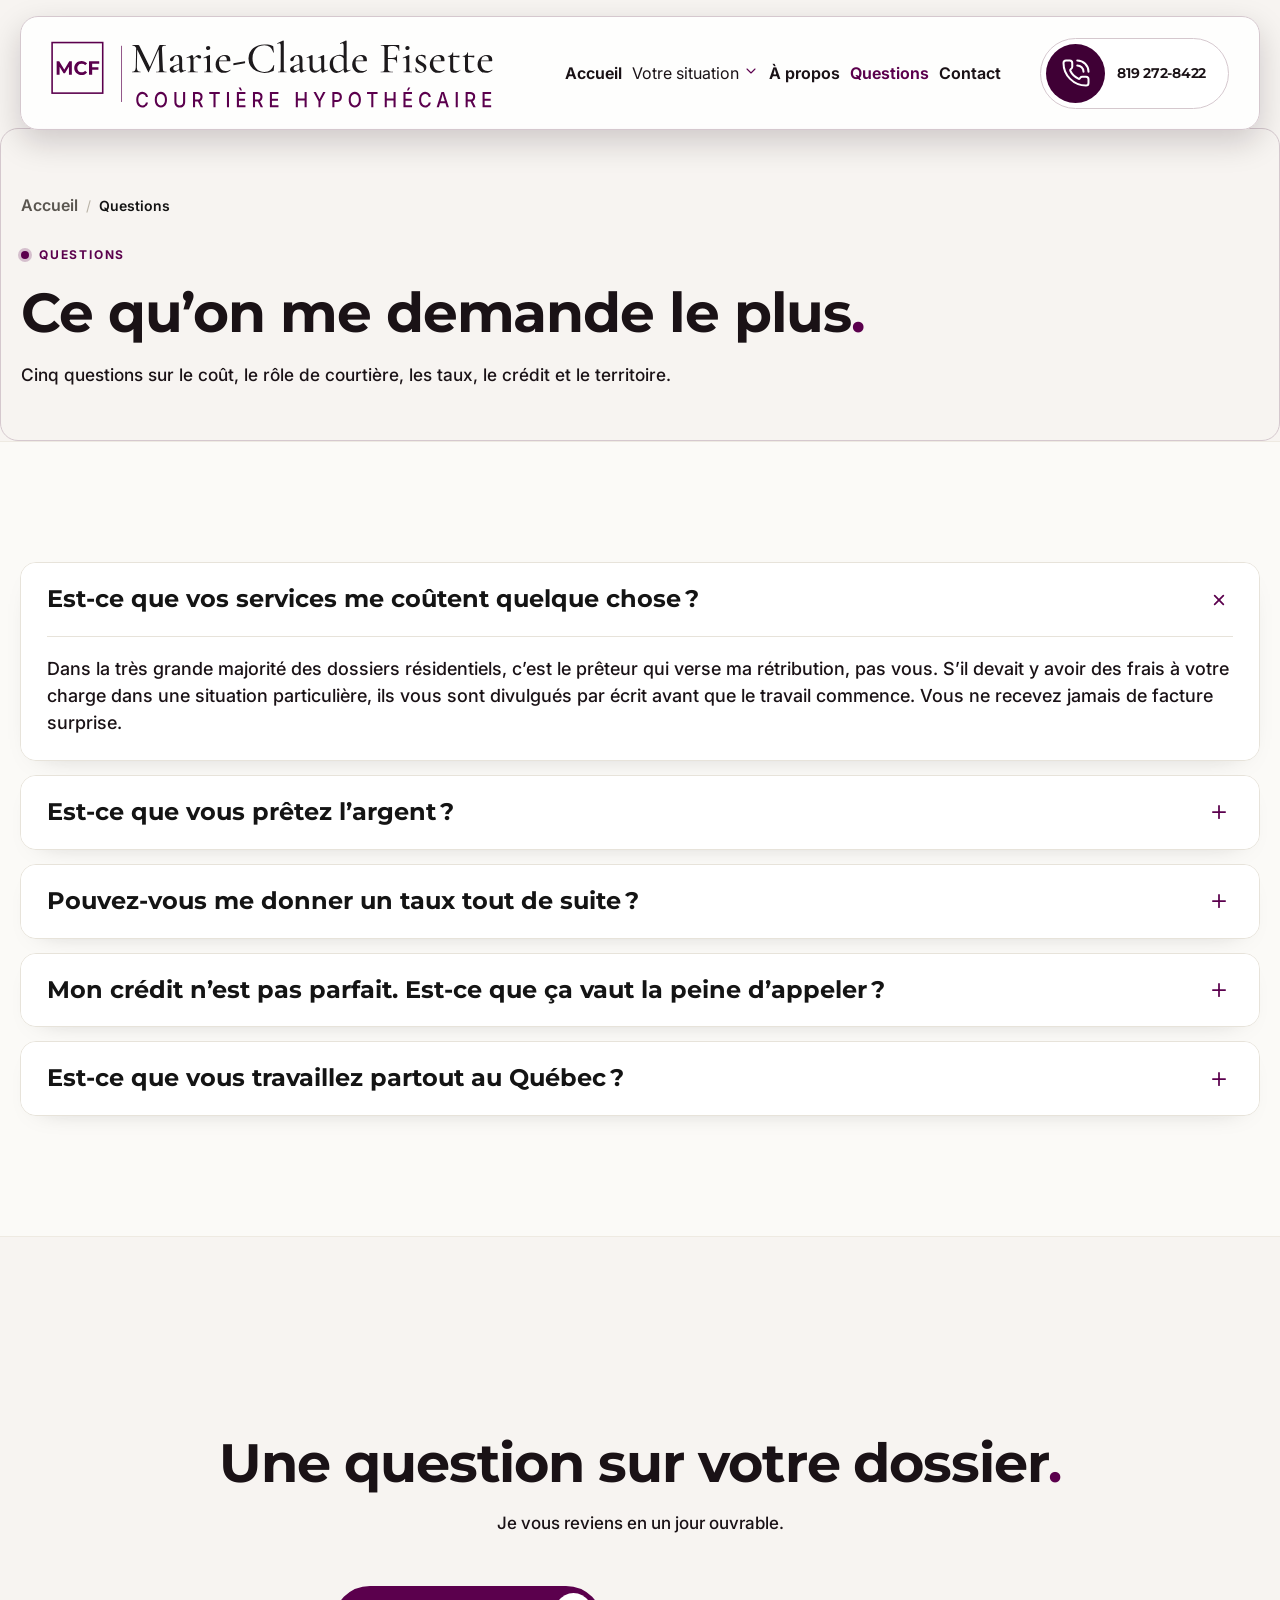
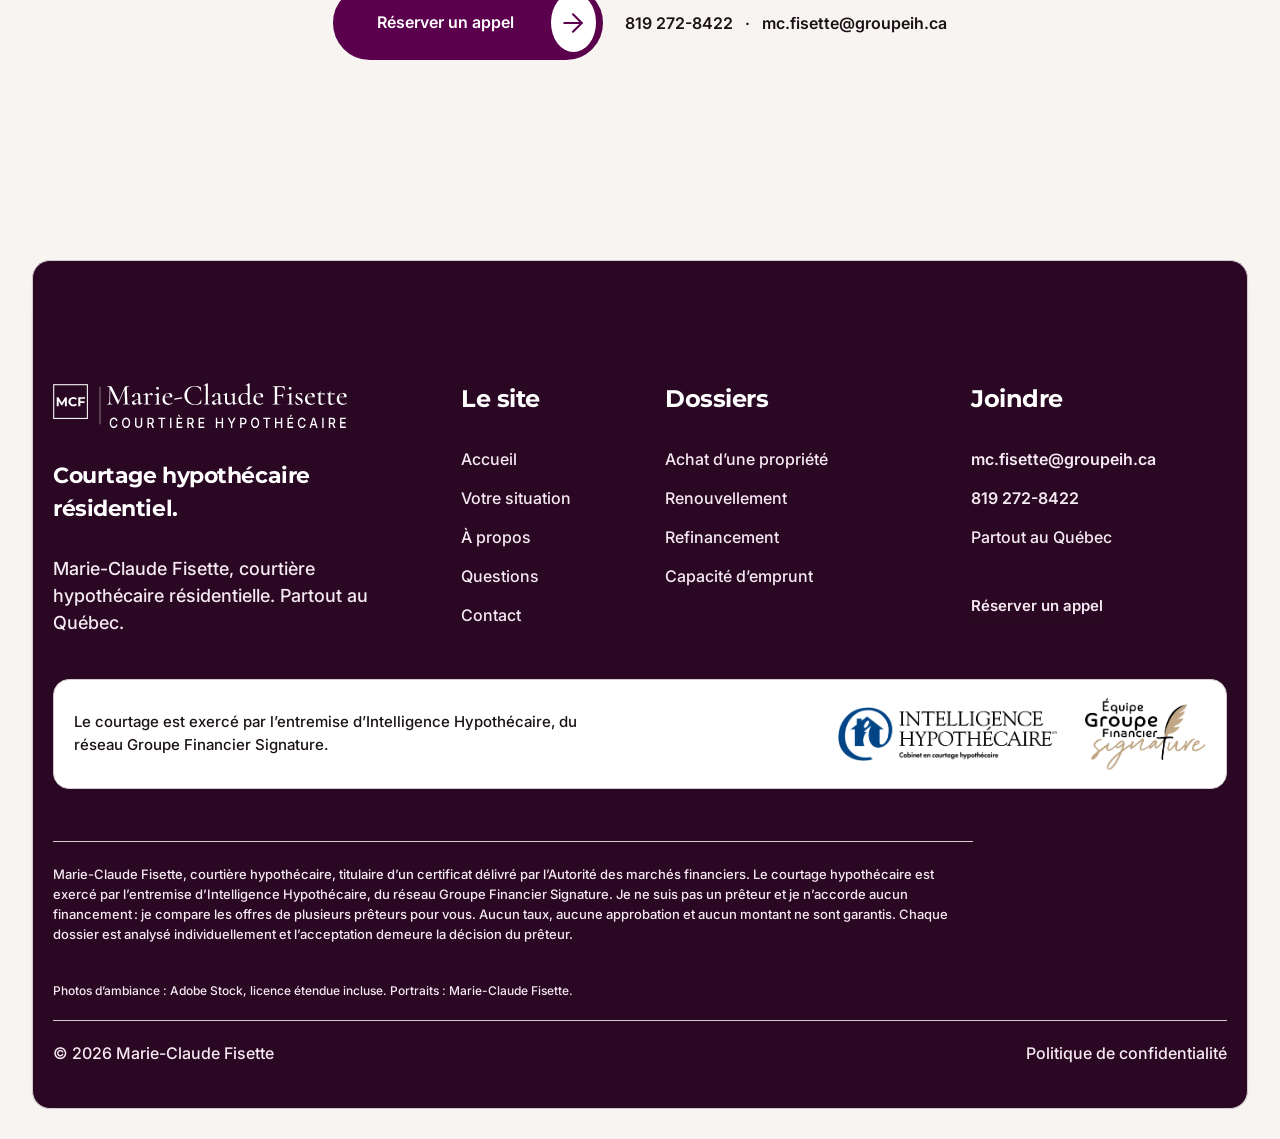
<file: faq/index.html>
<!DOCTYPE html>
<html lang="fr-CA">
<head>
  <meta charset="UTF-8">
  <meta name="viewport" content="width=device-width, initial-scale=1.0">
  <title>Questions fréquentes | Marie-Claude Fisette</title>
  <meta name="description" content="Coût des services, rôle de la courtière, taux, crédit et territoire : les réponses de Marie-Claude Fisette.">
  <meta name="robots" content="index, follow">
  <link rel="canonical" href="https://hypothequesmcf.ca/faq/">
  <link rel="alternate" hreflang="fr-CA" href="https://hypothequesmcf.ca/faq/">
  <meta property="og:type" content="website">
  <meta property="og:site_name" content="Marie-Claude Fisette">
  <meta property="og:locale" content="fr_CA">
  <meta property="og:title" content="Questions fréquentes | Marie-Claude Fisette">
  <meta property="og:description" content="Coût des services, rôle de la courtière, taux, crédit et territoire : les réponses de Marie-Claude Fisette.">
  <meta property="og:url" content="https://hypothequesmcf.ca/faq/">
  <meta property="og:image" content="https://hypothequesmcf.ca/assets/og/og-home.jpg">
  <meta property="og:image:secure_url" content="https://hypothequesmcf.ca/assets/og/og-home.jpg">
  <meta property="og:image:width" content="1200">
  <meta property="og:image:height" content="630">
  <meta property="og:image:alt" content="Marie-Claude Fisette, courtière hypothécaire, le visage entier visible, avec le logo MCF">
  <meta name="twitter:card" content="summary_large_image">
  <meta name="twitter:title" content="Questions fréquentes | Marie-Claude Fisette">
  <meta name="twitter:description" content="Coût des services, rôle de la courtière, taux, crédit et territoire : les réponses de Marie-Claude Fisette.">
  <meta name="twitter:image" content="https://hypothequesmcf.ca/assets/og/og-home.jpg">
  
  <meta name="theme-color" content="#FBF6F2">
  <link rel="icon" href="../assets/brand/favicon.svg" type="image/svg+xml">
  <link rel="apple-touch-icon" href="../assets/brand/apple-touch-icon.png">
  <link rel="manifest" href="../site.webmanifest">
  <link rel="preload" href="../assets/rm/fonts/montserrat-latin-var.woff2" as="font" type="font/woff2" crossorigin>
  <link rel="preload" href="../assets/rm/fonts/inter-latin-var.woff2" as="font" type="font/woff2" crossorigin>
  <script>try{if(matchMedia("(prefers-reduced-motion: reduce)").matches)document.documentElement.classList.add("mcf-reduce")}catch(e){}</script>
  <noscript><style>.animate__animated{opacity:1!important}[data-anim],.rm-tl-step,.bento-tile,.rm-why-card,.rm-editorial{opacity:1!important;transform:none!important;clip-path:none!important}</style></noscript>
  <link rel="stylesheet" href="../assets/index-bMcctbr4.css">
  <link rel="stylesheet" href="../assets/mcf.css">
</head>
<body class="lightmode">
<div id="root">
<a class="rm-skip" href="#contenu">Aller au contenu</a>
<div class="navbar-wrapper"><nav class="navbar navbar-expand-lg" aria-label="Navigation principale"><div class="navbar-container">
<div class="logo-container"><a aria-label="Marie-Claude Fisette, courtière hypothécaire, accueil" class="navbar-brand" href="../"><img src="../assets/brand/logo.svg" class="site-logo rm-logo img-fluid" alt="Marie-Claude Fisette, courtière hypothécaire" width="295" height="40"></a></div>
<button class="navbar-toggler nav-btn rm-menu rm-menu--b" type="button" aria-label="Ouvrir le menu" aria-expanded="false" aria-controls="rm-sidebar"><span class="rm-menu-label" aria-hidden="true">Menu</span><span class="rm-menu-ico" aria-hidden="true"><span class="rm-menu-line rm-menu-l1"></span><span class="rm-menu-line rm-menu-l2"></span></span></button>
<div class="collapse navbar-collapse" id="navbarNav"><ul class="navbar-nav mx-auto">
<li class="nav-item"><a class="nav-link" href="../">Accueil</a></li>
<li class="nav-item dropdown"><button type="button" class="nav-link dropdown-toggle rm-nav-btn" aria-expanded="false" aria-haspopup="true">Votre situation <i class="rm-ico accent-color" aria-hidden="true"><svg xmlns="http://www.w3.org/2000/svg" width="1em" height="1em" viewBox="0 0 24 24" fill="none" stroke="currentColor" stroke-width="1.6" stroke-linecap="round" stroke-linejoin="round" aria-hidden="true"><path d="m6 9 6 6 6-6"></path></svg></i></button>
<ul class="dropdown-menu"><li><a class="dropdown-item" href="../achat/">Achat d’une propriété</a></li><li><a class="dropdown-item" href="../renouvellement/">Renouvellement</a></li><li><a class="dropdown-item" href="../refinancement/">Refinancement</a></li><li><a class="dropdown-item" href="../capacite-emprunt/">Capacité d’emprunt</a></li></ul></li>
<li class="nav-item"><a class="nav-link" href="../a-propos/">À propos</a></li>
<li class="nav-item"><a aria-current="page" class="nav-link active" href="../faq/">Questions</a></li>
<li class="nav-item"><a class="nav-link" href="../contact/">Contact</a></li>
</ul></div>
<div class="navbar-action-container"><a href="tel:+18192728422" class="navbar-icon-wrapper rm-nav-phone" aria-label="Appeler le 819 272-8422"><div class="icon-circle"><i class="rm-ico" aria-hidden="true"><svg xmlns="http://www.w3.org/2000/svg" width="1em" height="1em" viewBox="0 0 24 24" fill="none" stroke="currentColor" stroke-width="1.6" stroke-linecap="round" stroke-linejoin="round" aria-hidden="true"><path d="M13 2a9 9 0 0 1 9 9"></path><path d="M13 6a5 5 0 0 1 5 5"></path><path d="M13.832 16.568a1 1 0 0 0 1.213-.303l.355-.465A2 2 0 0 1 17 15h3a2 2 0 0 1 2 2v3a2 2 0 0 1-2 2A18 18 0 0 1 2 4a2 2 0 0 1 2-2h3a2 2 0 0 1 2 2v3a2 2 0 0 1-.8 1.6l-.468.351a1 1 0 0 0-.292 1.233 14 14 0 0 0 6.392 6.384"></path></svg></i></div><span class="rm-nav-num">819 272-8422</span></a></div>
</div></nav></div>
<div><div class="sidebar-overlay"></div><div class="sidebar" id="rm-sidebar">
<div class="sidebar-header"><div class="logo"><img src="../assets/brand/logo.svg" width="295" height="40" class="site-logo rm-logo img-fluid" alt="Marie-Claude Fisette, courtière hypothécaire"></div>
<button type="button" class="close-btn rm-close" aria-label="Fermer le menu"><span class="rm-close-ico" aria-hidden="true"><span></span><span></span></span></button></div>
<ul class="menu">
<li><a href="../">Accueil</a></li>
<li class="sidebar-dropdown"><div class="dropdown-header"><a href="../#situations">Votre situation</a><button class="sidebar-dropdown-btn" type="button" aria-expanded="false" aria-label="Afficher les situations"><i class="rm-ico accent-color" aria-hidden="true"><svg xmlns="http://www.w3.org/2000/svg" width="1em" height="1em" viewBox="0 0 24 24" fill="none" stroke="currentColor" stroke-width="1.6" stroke-linecap="round" stroke-linejoin="round" aria-hidden="true"><path d="m6 9 6 6 6-6"></path></svg></i></button></div>
<ul class="sidebar-dropdown-menu"><li><a href="../achat/">Achat d’une propriété</a></li><li><a href="../renouvellement/">Renouvellement</a></li><li><a href="../refinancement/">Refinancement</a></li><li><a href="../capacite-emprunt/">Capacité d’emprunt</a></li></ul></li>
<li class="below-dropdown"><a href="../a-propos/">À propos</a></li>
<li><a href="../faq/">Questions</a></li>
<li><a href="../contact/">Contact</a></li>
</ul>
<div class="rm-side-contact"><span class="rm-side-kicker">Joindre</span><a href="tel:+18192728422">819 272-8422</a><a href="mailto:mc.fisette@groupeih.ca">mc.fisette@groupeih.ca</a></div>
</div></div>
<main id="contenu">
<div class="section-banner"><div class="rm-page-hero rm-inner-hero"><div class="hero-container">
<nav class="rm-crumbs" aria-label="Fil d’Ariane"><ol><li><a href="../">Accueil</a></li><li><span aria-current="page">Questions</span></li></ol></nav>
<div class="rm-inner-hero-text"><div class="sub-heading"><i class="rm-ico rm-ico-dot" aria-hidden="true"></i><span>Questions</span></div><h1 class="rm-svc-h1">Ce qu’on me demande le plus<span class="rm-dot">.</span></h1>
<p class="rm-lede">Cinq questions sur le coût, le rôle de courtière, les taux, le crédit et le territoire.</p></div>
</div></div></div>
<section class="section rm-light rm-faq-light"><div class="hero-container"><div class="row row-cols-1"><div class="col"><div class="accordion" id="faqAccordion"><div class="accordion-item"><h3 class="accordion-header"><button class="accordion-button" type="button" aria-expanded="true" aria-controls="faq-0">Est-ce que vos services me coûtent quelque chose ?</button></h3><div id="faq-0" class="accordion-collapse collapse show"><div class="accordion-body"><div class="accordion-spacer"></div><p>Dans la très grande majorité des dossiers résidentiels, c’est le prêteur qui verse ma rétribution, pas vous. S’il devait y avoir des frais à votre charge dans une situation particulière, ils vous sont divulgués par écrit avant que le travail commence. Vous ne recevez jamais de facture surprise.</p></div></div></div><div class="accordion-item"><h3 class="accordion-header"><button class="accordion-button collapsed" type="button" aria-expanded="false" aria-controls="faq-1">Est-ce que vous prêtez l’argent ?</button></h3><div id="faq-1" class="accordion-collapse collapse"><div class="accordion-body"><div class="accordion-spacer"></div><p>Non. Je suis courtière hypothécaire, pas un prêteur. Mon travail est de monter votre dossier et de le présenter aux prêteurs qui conviennent à votre situation, puis de vous expliquer les scénarios. La décision d’accorder le prêt appartient toujours au prêteur.</p></div></div></div><div class="accordion-item"><h3 class="accordion-header"><button class="accordion-button collapsed" type="button" aria-expanded="false" aria-controls="faq-2">Pouvez-vous me donner un taux tout de suite ?</button></h3><div id="faq-2" class="accordion-collapse collapse"><div class="accordion-body"><div class="accordion-spacer"></div><p>Non, et personne ne devrait le faire de façon sérieuse. Un taux dépend de votre dossier, du type de propriété, de la mise de fonds et du moment. Je vous donne des chiffres une fois que j’ai regardé votre situation, et ils viennent avec les conditions qui les accompagnent.</p></div></div></div><div class="accordion-item"><h3 class="accordion-header"><button class="accordion-button collapsed" type="button" aria-expanded="false" aria-controls="faq-3">Mon crédit n’est pas parfait. Est-ce que ça vaut la peine d’appeler ?</button></h3><div id="faq-3" class="accordion-collapse collapse"><div class="accordion-body"><div class="accordion-spacer"></div><p>Oui, et c’est souvent le meilleur moment pour appeler. Certains prêteurs lisent un historique imparfait autrement que votre institution. On vous dira franchement si un dossier ne tient pas, plutôt que de vous faire perdre des mois.</p></div></div></div><div class="accordion-item"><h3 class="accordion-header"><button class="accordion-button collapsed" type="button" aria-expanded="false" aria-controls="faq-4">Est-ce que vous travaillez partout au Québec ?</button></h3><div id="faq-4" class="accordion-collapse collapse"><div class="accordion-body"><div class="accordion-spacer"></div><p>Oui. J’accompagne les dossiers résidentiels partout au Québec. La rencontre peut se faire en personne, par téléphone ou en visioconférence.</p></div></div></div></div></div></div></div></section>
<div class="section mcf-deep"><div class="hero-container"><div class="newsletter-wrapper rm-cta keep-dark"><div class="newsletter-layout"><div class="spacer"></div>
<div class="d-flex flex-column gspace-5 position-relative z-2 align-items-center">
<div class="d-flex flex-column gspace-2" data-anim="fadeInLeft"><h2 class="title-heading">Une question sur votre dossier<span class="rm-dot">.</span></h2><p>Je vous reviens en un jour ouvrable.</p></div>
<div class="d-flex flex-md-row flex-column align-items-center gspace-3" data-anim="fadeInUp">
<a href="../contact/" class="btn btn-accent"><div class="btn-title"><span>Réserver un appel</span></div><div class="icon-circle"><i class="rm-ico" aria-hidden="true"><svg xmlns="http://www.w3.org/2000/svg" width="1em" height="1em" viewBox="0 0 24 24" fill="none" stroke="currentColor" stroke-width="1.6" stroke-linecap="round" stroke-linejoin="round" aria-hidden="true"><path d="M5 12h14"></path><path d="m12 5 7 7-7 7"></path></svg></i></div></a>
<div class="rm-cta-contact"><a href="tel:+18192728422">819 272-8422</a><span aria-hidden="true">·</span><a href="mailto:mc.fisette@groupeih.ca">mc.fisette@groupeih.ca</a></div>
</div></div></div></div></div></div>
</main>
<footer class="section-footer"><div class="bg-footer-wrapper"><div class="bg-footer"><div class="hero-container position-relative z-2"><div class="d-flex flex-column gspace-2">
<div class="row row-cols-lg-4 row-cols-md-2 row-cols-1 grid-spacer-5">
<div class="col col-lg-4"><div class="footer-logo-container"><div class="logo-container-footer"><img src="../assets/brand/logo.svg" alt="Marie-Claude Fisette, courtière hypothécaire" class="site-logo rm-logo img-fluid" width="295" height="40"></div>
<p class="rm-fs-h4 rm-foot-tag">Courtage hypothécaire résidentiel<span class="rm-dot">.</span></p>
<p>Marie-Claude Fisette, courtière hypothécaire résidentielle. Partout au Québec.</p></div></div>
<div class="col col-lg-2"><div class="footer-quick-links"><h2 class="rm-fs-h5">Le site</h2><ul class="footer-list">
<li><a href="../">Accueil</a></li>
<li><a href="../#situations">Votre situation</a></li>
<li><a href="../a-propos/">À propos</a></li>
<li><a href="../faq/">Questions</a></li>
<li><a href="../contact/">Contact</a></li>
</ul></div></div>
<div class="col col-lg-3"><div class="footer-services-container"><h2 class="rm-fs-h5">Dossiers</h2><ul class="footer-list"><li><a href="../achat/">Achat d’une propriété</a></li><li><a href="../renouvellement/">Renouvellement</a></li><li><a href="../refinancement/">Refinancement</a></li><li><a href="../capacite-emprunt/">Capacité d’emprunt</a></li></ul></div></div>
<div class="col col-lg-3"><div class="footer-contact-container"><h2 class="rm-fs-h5">Joindre</h2><ul class="contact-list">
<li><a href="mailto:mc.fisette@groupeih.ca">mc.fisette@groupeih.ca</a></li>
<li><a href="tel:+18192728422">819 272-8422</a></li>
<li><span>Partout au Québec</span></li>
</ul><a class="rm-text-link" href="../contact/">Réserver un appel</a></div></div>
</div>
<div class="mcf-network mcf-network--footer"><p>Le courtage est exercé par l’entremise d’Intelligence Hypothécaire, du réseau Groupe Financier Signature.</p><div class="mcf-network-logos"><img src="../assets/brand/logo-intelligence-hypothecaire.png" alt="Intelligence Hypothécaire, cabinet en courtage hypothécaire" width="280" height="69"><img class="mcf-logo-gfs" src="../assets/brand/logo-groupe-financier-signature.png" alt="Équipe Groupe Financier Signature" width="196" height="116"></div></div><div class="mcf-legal"><p>Marie-Claude Fisette, courtière hypothécaire, titulaire d’un certificat délivré par l’Autorité des marchés financiers. Le courtage hypothécaire est exercé par l’entremise d’Intelligence Hypothécaire, du réseau Groupe Financier Signature. Je ne suis pas un prêteur et je n’accorde aucun financement : je compare les offres de plusieurs prêteurs pour vous. Aucun taux, aucune approbation et aucun montant ne sont garantis. Chaque dossier est analysé individuellement et l’acceptation demeure la décision du prêteur.</p></div>
<p class="mcf-credits">Photos d’ambiance : Adobe Stock, licence étendue incluse. Portraits : Marie-Claude Fisette.</p><div class="copyright-container"><span class="copyright">© 2026 Marie-Claude Fisette</span>
<div class="d-flex flex-row gspace-2"><a class="legal-link" href="../politique-de-confidentialite/">Politique de confidentialité</a></div></div>
<div class="footer-spacer"></div>
</div></div></div></div></footer>
</div>
<script src="../assets/js/motion.js" defer></script>
</body>
</html>
</file>
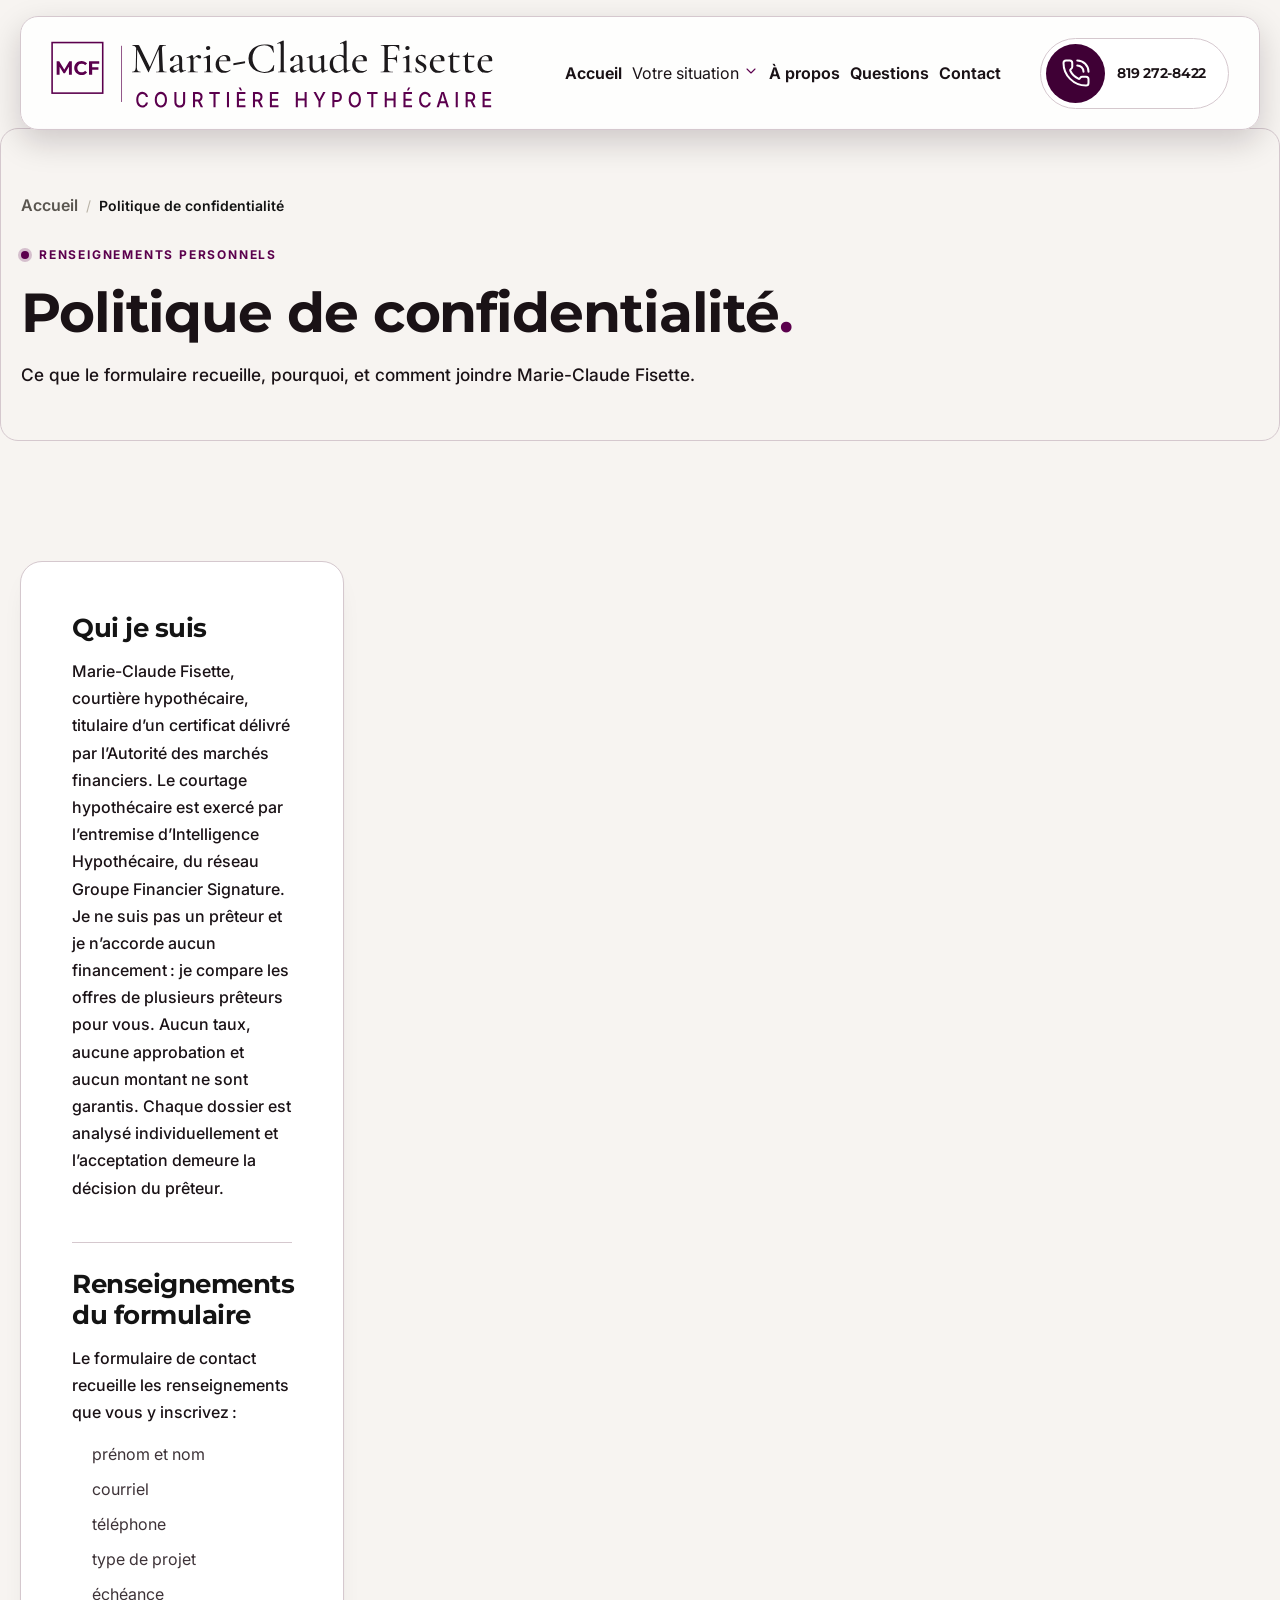
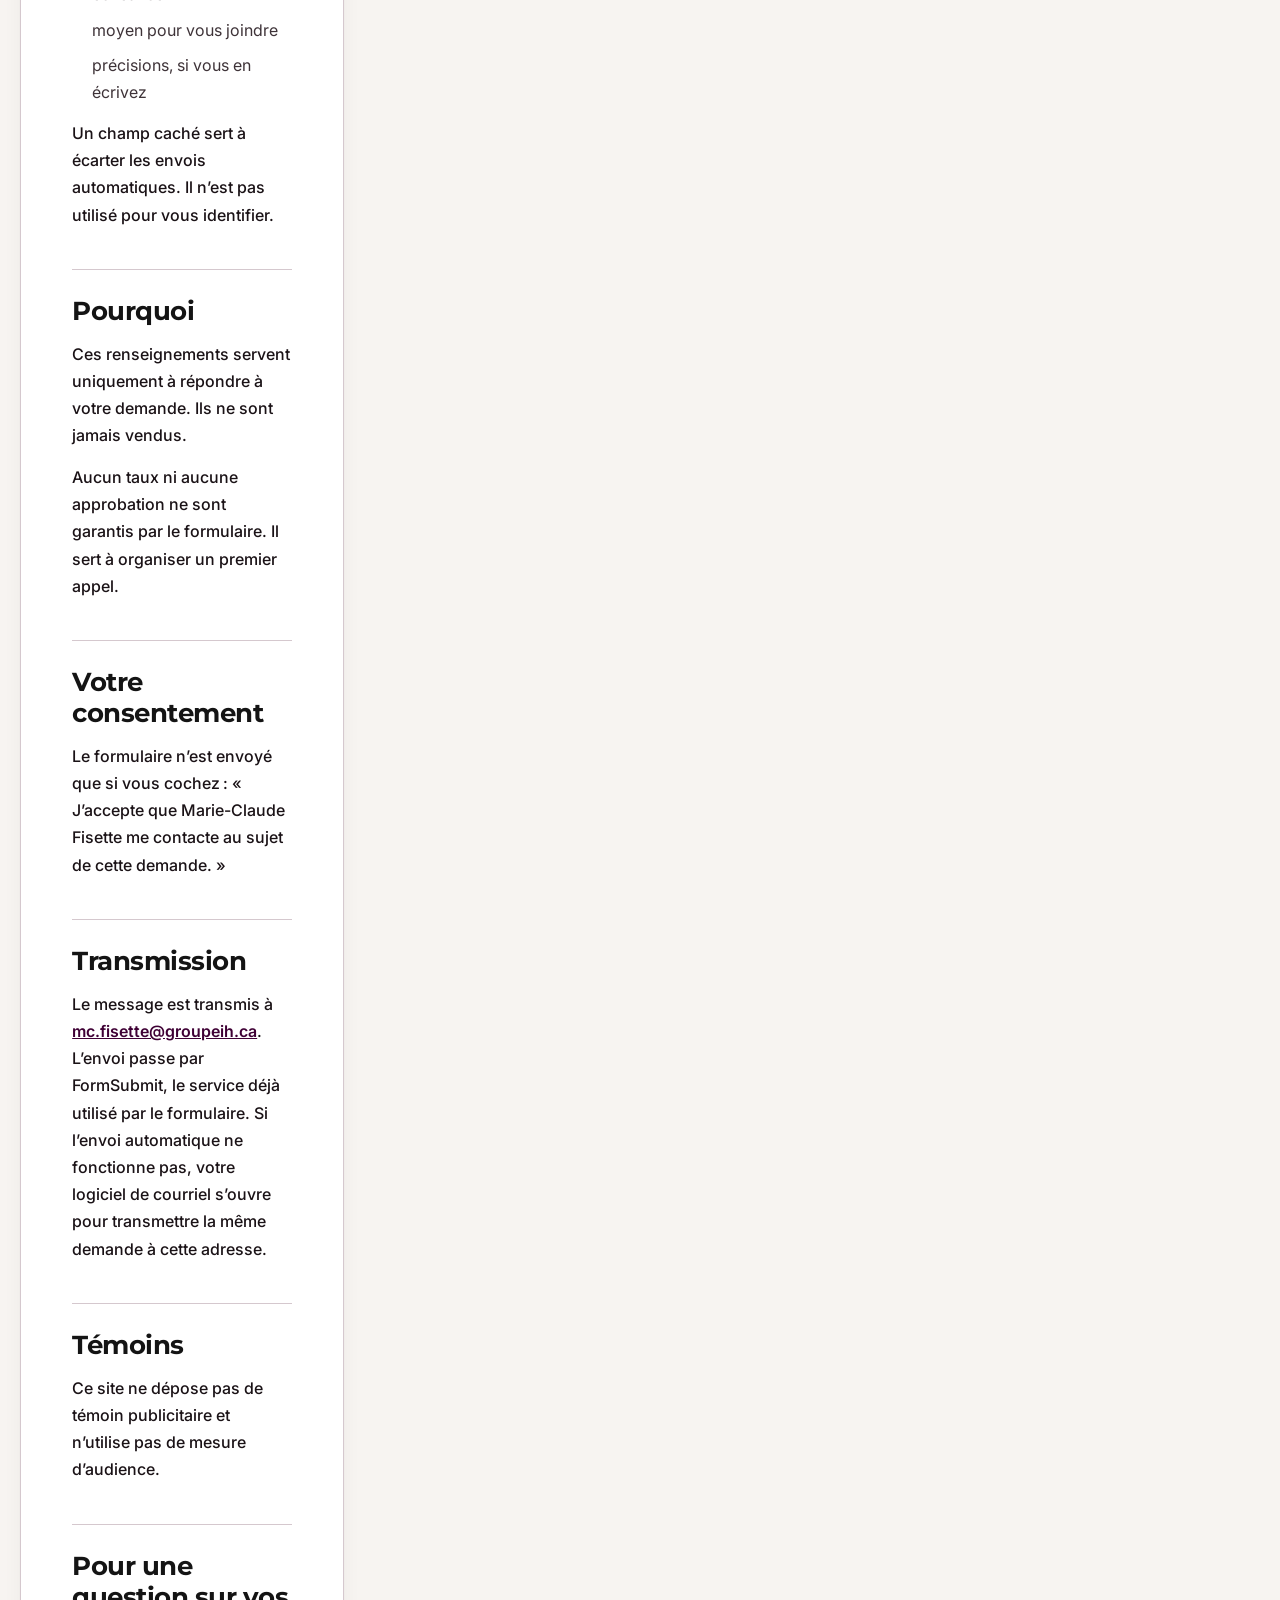
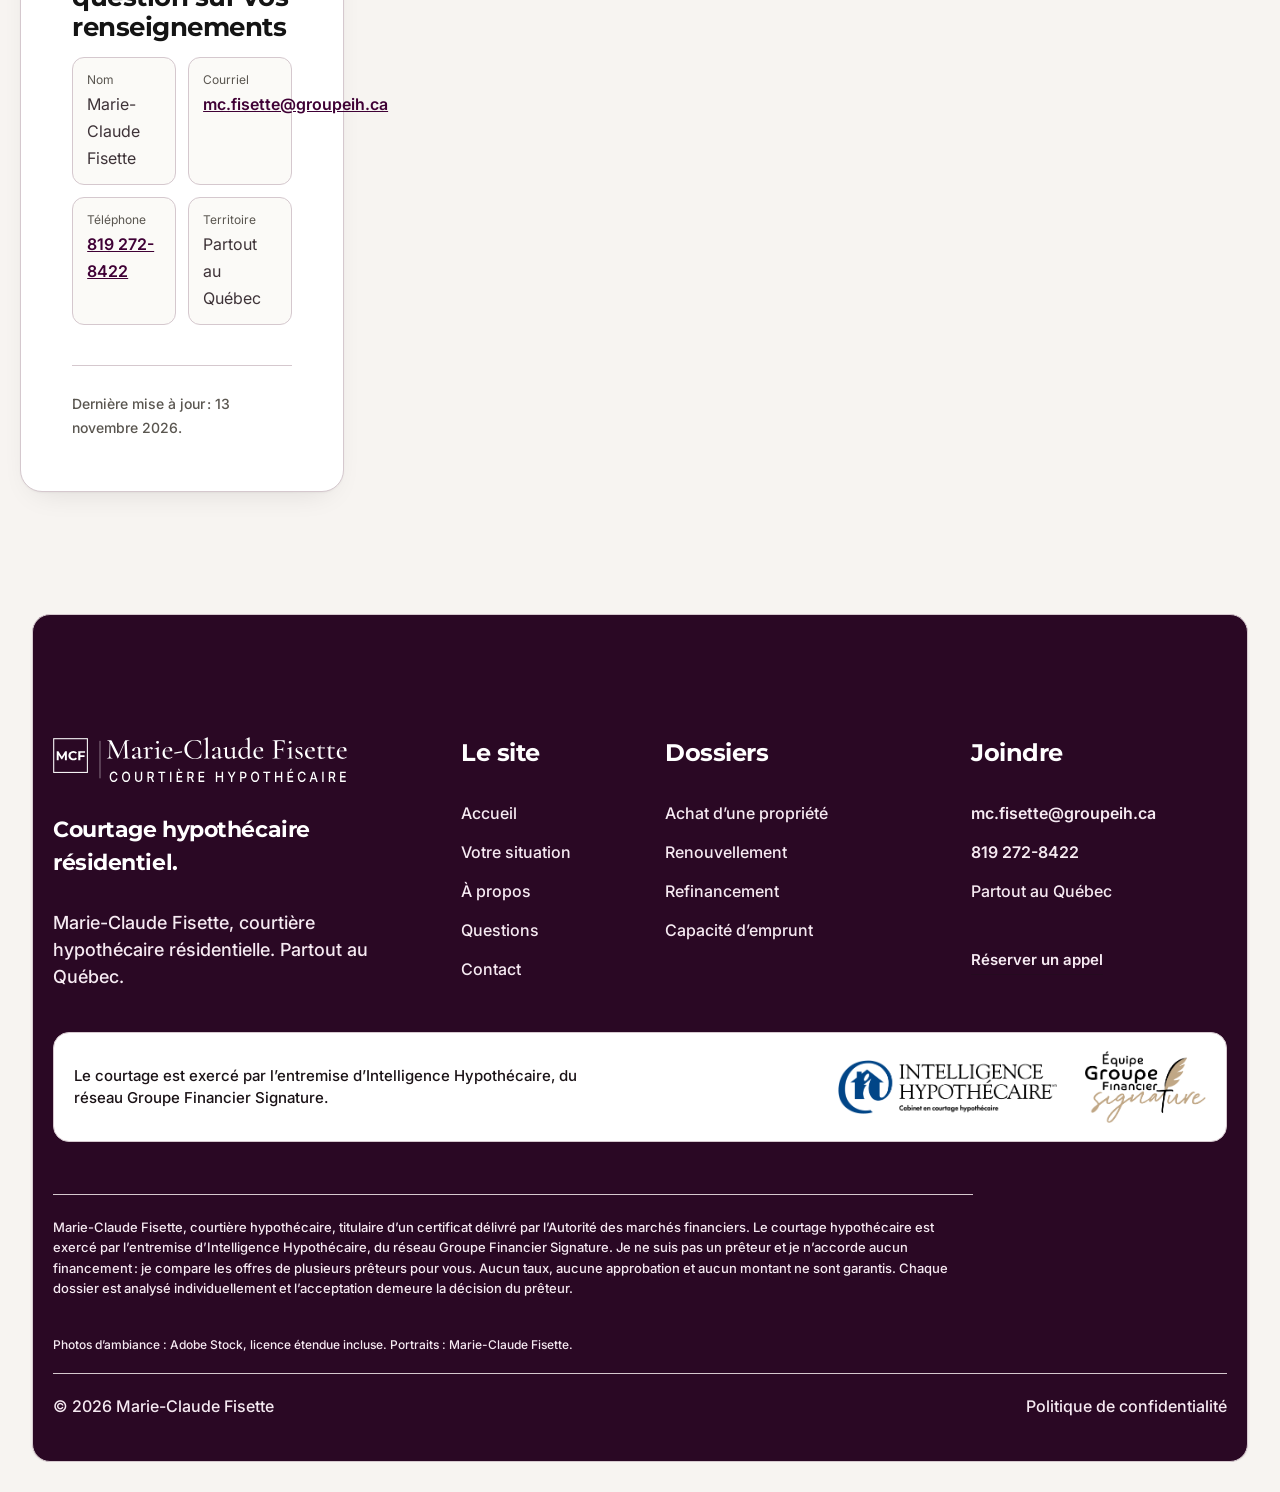
<file: politique-de-confidentialite/index.html>
<!DOCTYPE html>
<html lang="fr-CA">
<head>
  <meta charset="UTF-8">
  <meta name="viewport" content="width=device-width, initial-scale=1.0">
  <title>Politique de confidentialité | Marie-Claude Fisette</title>
  <meta name="description" content="Renseignements recueillis par le formulaire de Marie-Claude Fisette, courtière hypothécaire, et façon de la joindre.">
  <meta name="robots" content="index, follow">
  <link rel="canonical" href="https://hypothequesmcf.ca/politique-de-confidentialite/">
  <link rel="alternate" hreflang="fr-CA" href="https://hypothequesmcf.ca/politique-de-confidentialite/">
  <meta property="og:type" content="website">
  <meta property="og:site_name" content="Marie-Claude Fisette">
  <meta property="og:locale" content="fr_CA">
  <meta property="og:title" content="Politique de confidentialité | Marie-Claude Fisette">
  <meta property="og:description" content="Renseignements recueillis par le formulaire de Marie-Claude Fisette, courtière hypothécaire, et façon de la joindre.">
  <meta property="og:url" content="https://hypothequesmcf.ca/politique-de-confidentialite/">
  <meta property="og:image" content="https://hypothequesmcf.ca/assets/og/og-home.jpg">
  <meta property="og:image:secure_url" content="https://hypothequesmcf.ca/assets/og/og-home.jpg">
  <meta property="og:image:width" content="1200">
  <meta property="og:image:height" content="630">
  <meta property="og:image:alt" content="Marie-Claude Fisette, courtière hypothécaire, le visage entier visible, avec le logo MCF">
  <meta name="twitter:card" content="summary_large_image">
  <meta name="twitter:title" content="Politique de confidentialité | Marie-Claude Fisette">
  <meta name="twitter:description" content="Renseignements recueillis par le formulaire de Marie-Claude Fisette, courtière hypothécaire, et façon de la joindre.">
  <meta name="twitter:image" content="https://hypothequesmcf.ca/assets/og/og-home.jpg">
  
  <meta name="theme-color" content="#FBF6F2">
  <link rel="icon" href="../assets/brand/favicon.svg" type="image/svg+xml">
  <link rel="apple-touch-icon" href="../assets/brand/apple-touch-icon.png">
  <link rel="manifest" href="../site.webmanifest">
  <link rel="preload" href="../assets/rm/fonts/montserrat-latin-var.woff2" as="font" type="font/woff2" crossorigin>
  <link rel="preload" href="../assets/rm/fonts/inter-latin-var.woff2" as="font" type="font/woff2" crossorigin>
  <script>try{if(matchMedia("(prefers-reduced-motion: reduce)").matches)document.documentElement.classList.add("mcf-reduce")}catch(e){}</script>
  <noscript><style>.animate__animated{opacity:1!important}[data-anim],.rm-tl-step,.bento-tile,.rm-why-card,.rm-editorial{opacity:1!important;transform:none!important;clip-path:none!important}</style></noscript>
  <link rel="stylesheet" href="../assets/index-bMcctbr4.css">
  <link rel="stylesheet" href="../assets/mcf.css">
</head>
<body class="lightmode">
<div id="root">
<a class="rm-skip" href="#contenu">Aller au contenu</a>
<div class="navbar-wrapper"><nav class="navbar navbar-expand-lg" aria-label="Navigation principale"><div class="navbar-container">
<div class="logo-container"><a aria-label="Marie-Claude Fisette, courtière hypothécaire, accueil" class="navbar-brand" href="../"><img src="../assets/brand/logo.svg" class="site-logo rm-logo img-fluid" alt="Marie-Claude Fisette, courtière hypothécaire" width="295" height="40"></a></div>
<button class="navbar-toggler nav-btn rm-menu rm-menu--b" type="button" aria-label="Ouvrir le menu" aria-expanded="false" aria-controls="rm-sidebar"><span class="rm-menu-label" aria-hidden="true">Menu</span><span class="rm-menu-ico" aria-hidden="true"><span class="rm-menu-line rm-menu-l1"></span><span class="rm-menu-line rm-menu-l2"></span></span></button>
<div class="collapse navbar-collapse" id="navbarNav"><ul class="navbar-nav mx-auto">
<li class="nav-item"><a class="nav-link" href="../">Accueil</a></li>
<li class="nav-item dropdown"><button type="button" class="nav-link dropdown-toggle rm-nav-btn" aria-expanded="false" aria-haspopup="true">Votre situation <i class="rm-ico accent-color" aria-hidden="true"><svg xmlns="http://www.w3.org/2000/svg" width="1em" height="1em" viewBox="0 0 24 24" fill="none" stroke="currentColor" stroke-width="1.6" stroke-linecap="round" stroke-linejoin="round" aria-hidden="true"><path d="m6 9 6 6 6-6"></path></svg></i></button>
<ul class="dropdown-menu"><li><a class="dropdown-item" href="../achat/">Achat d’une propriété</a></li><li><a class="dropdown-item" href="../renouvellement/">Renouvellement</a></li><li><a class="dropdown-item" href="../refinancement/">Refinancement</a></li><li><a class="dropdown-item" href="../capacite-emprunt/">Capacité d’emprunt</a></li></ul></li>
<li class="nav-item"><a class="nav-link" href="../a-propos/">À propos</a></li>
<li class="nav-item"><a class="nav-link" href="../faq/">Questions</a></li>
<li class="nav-item"><a class="nav-link" href="../contact/">Contact</a></li>
</ul></div>
<div class="navbar-action-container"><a href="tel:+18192728422" class="navbar-icon-wrapper rm-nav-phone" aria-label="Appeler le 819 272-8422"><div class="icon-circle"><i class="rm-ico" aria-hidden="true"><svg xmlns="http://www.w3.org/2000/svg" width="1em" height="1em" viewBox="0 0 24 24" fill="none" stroke="currentColor" stroke-width="1.6" stroke-linecap="round" stroke-linejoin="round" aria-hidden="true"><path d="M13 2a9 9 0 0 1 9 9"></path><path d="M13 6a5 5 0 0 1 5 5"></path><path d="M13.832 16.568a1 1 0 0 0 1.213-.303l.355-.465A2 2 0 0 1 17 15h3a2 2 0 0 1 2 2v3a2 2 0 0 1-2 2A18 18 0 0 1 2 4a2 2 0 0 1 2-2h3a2 2 0 0 1 2 2v3a2 2 0 0 1-.8 1.6l-.468.351a1 1 0 0 0-.292 1.233 14 14 0 0 0 6.392 6.384"></path></svg></i></div><span class="rm-nav-num">819 272-8422</span></a></div>
</div></nav></div>
<div><div class="sidebar-overlay"></div><div class="sidebar" id="rm-sidebar">
<div class="sidebar-header"><div class="logo"><img src="../assets/brand/logo.svg" width="295" height="40" class="site-logo rm-logo img-fluid" alt="Marie-Claude Fisette, courtière hypothécaire"></div>
<button type="button" class="close-btn rm-close" aria-label="Fermer le menu"><span class="rm-close-ico" aria-hidden="true"><span></span><span></span></span></button></div>
<ul class="menu">
<li><a href="../">Accueil</a></li>
<li class="sidebar-dropdown"><div class="dropdown-header"><a href="../#situations">Votre situation</a><button class="sidebar-dropdown-btn" type="button" aria-expanded="false" aria-label="Afficher les situations"><i class="rm-ico accent-color" aria-hidden="true"><svg xmlns="http://www.w3.org/2000/svg" width="1em" height="1em" viewBox="0 0 24 24" fill="none" stroke="currentColor" stroke-width="1.6" stroke-linecap="round" stroke-linejoin="round" aria-hidden="true"><path d="m6 9 6 6 6-6"></path></svg></i></button></div>
<ul class="sidebar-dropdown-menu"><li><a href="../achat/">Achat d’une propriété</a></li><li><a href="../renouvellement/">Renouvellement</a></li><li><a href="../refinancement/">Refinancement</a></li><li><a href="../capacite-emprunt/">Capacité d’emprunt</a></li></ul></li>
<li class="below-dropdown"><a href="../a-propos/">À propos</a></li>
<li><a href="../faq/">Questions</a></li>
<li><a href="../contact/">Contact</a></li>
</ul>
<div class="rm-side-contact"><span class="rm-side-kicker">Joindre</span><a href="tel:+18192728422">819 272-8422</a><a href="mailto:mc.fisette@groupeih.ca">mc.fisette@groupeih.ca</a></div>
</div></div>
<main id="contenu">
<div class="section-banner"><div class="rm-page-hero rm-inner-hero"><div class="hero-container">
<nav class="rm-crumbs" aria-label="Fil d’Ariane"><ol><li><a href="../">Accueil</a></li><li><span aria-current="page">Politique de confidentialité</span></li></ol></nav>
<div class="rm-inner-hero-text"><div class="sub-heading"><i class="rm-ico rm-ico-dot" aria-hidden="true"></i><span>Renseignements personnels</span></div><h1 class="rm-svc-h1">Politique de confidentialité<span class="rm-dot">.</span></h1>
<p class="rm-lede">Ce que le formulaire recueille, pourquoi, et comment joindre Marie-Claude Fisette.</p></div>
</div></div></div>
<section class="section"><div class="hero-container"><div class="rm-legal"><article class="rm-legal-body">
<section id="qui"><h2>Qui je suis</h2><p>Marie-Claude Fisette, courtière hypothécaire, titulaire d’un certificat délivré par l’Autorité des marchés financiers. Le courtage hypothécaire est exercé par l’entremise d’Intelligence Hypothécaire, du réseau Groupe Financier Signature. Je ne suis pas un prêteur et je n’accorde aucun financement : je compare les offres de plusieurs prêteurs pour vous. Aucun taux, aucune approbation et aucun montant ne sont garantis. Chaque dossier est analysé individuellement et l’acceptation demeure la décision du prêteur.</p></section>
<section id="collecte"><h2>Renseignements du formulaire</h2><p>Le formulaire de contact recueille les renseignements que vous y inscrivez :</p>
<ul>
<li>prénom et nom</li>
<li>courriel</li>
<li>téléphone</li>
<li>type de projet</li>
<li>échéance</li>
<li>moyen pour vous joindre</li>
<li>précisions, si vous en écrivez</li>
</ul>
<p>Un champ caché sert à écarter les envois automatiques. Il n’est pas utilisé pour vous identifier.</p></section>
<section id="fins"><h2>Pourquoi</h2><p>Ces renseignements servent uniquement à répondre à votre demande. Ils ne sont jamais vendus.</p>
<p>Aucun taux ni aucune approbation ne sont garantis par le formulaire. Il sert à organiser un premier appel.</p></section>
<section id="consentement"><h2>Votre consentement</h2><p>Le formulaire n’est envoyé que si vous cochez : « J’accepte que Marie-Claude Fisette me contacte au sujet de cette demande. »</p></section>
<section id="transmission"><h2>Transmission</h2><p>Le message est transmis à <a href="mailto:mc.fisette@groupeih.ca">mc.fisette@groupeih.ca</a>. L’envoi passe par FormSubmit, le service déjà utilisé par le formulaire. Si l’envoi automatique ne fonctionne pas, votre logiciel de courriel s’ouvre pour transmettre la même demande à cette adresse.</p></section>
<section id="temoins"><h2>Témoins</h2><p>Ce site ne dépose pas de témoin publicitaire et n’utilise pas de mesure d’audience.</p></section>
<section id="joindre"><h2>Pour une question sur vos renseignements</h2>
<ul class="rm-legal-contact">
<li><span>Nom</span>Marie-Claude Fisette</li>
<li><span>Courriel</span><a href="mailto:mc.fisette@groupeih.ca">mc.fisette@groupeih.ca</a></li>
<li><span>Téléphone</span><a href="tel:+18192728422">819 272-8422</a></li>
<li><span>Territoire</span>Partout au Québec</li>
</ul></section>
<p class="rm-legal-date">Dernière mise à jour : 13 novembre 2026.</p>
</article></div></div></section>
</main>
<footer class="section-footer"><div class="bg-footer-wrapper"><div class="bg-footer"><div class="hero-container position-relative z-2"><div class="d-flex flex-column gspace-2">
<div class="row row-cols-lg-4 row-cols-md-2 row-cols-1 grid-spacer-5">
<div class="col col-lg-4"><div class="footer-logo-container"><div class="logo-container-footer"><img src="../assets/brand/logo.svg" alt="Marie-Claude Fisette, courtière hypothécaire" class="site-logo rm-logo img-fluid" width="295" height="40"></div>
<p class="rm-fs-h4 rm-foot-tag">Courtage hypothécaire résidentiel<span class="rm-dot">.</span></p>
<p>Marie-Claude Fisette, courtière hypothécaire résidentielle. Partout au Québec.</p></div></div>
<div class="col col-lg-2"><div class="footer-quick-links"><h2 class="rm-fs-h5">Le site</h2><ul class="footer-list">
<li><a href="../">Accueil</a></li>
<li><a href="../#situations">Votre situation</a></li>
<li><a href="../a-propos/">À propos</a></li>
<li><a href="../faq/">Questions</a></li>
<li><a href="../contact/">Contact</a></li>
</ul></div></div>
<div class="col col-lg-3"><div class="footer-services-container"><h2 class="rm-fs-h5">Dossiers</h2><ul class="footer-list"><li><a href="../achat/">Achat d’une propriété</a></li><li><a href="../renouvellement/">Renouvellement</a></li><li><a href="../refinancement/">Refinancement</a></li><li><a href="../capacite-emprunt/">Capacité d’emprunt</a></li></ul></div></div>
<div class="col col-lg-3"><div class="footer-contact-container"><h2 class="rm-fs-h5">Joindre</h2><ul class="contact-list">
<li><a href="mailto:mc.fisette@groupeih.ca">mc.fisette@groupeih.ca</a></li>
<li><a href="tel:+18192728422">819 272-8422</a></li>
<li><span>Partout au Québec</span></li>
</ul><a class="rm-text-link" href="../contact/">Réserver un appel</a></div></div>
</div>
<div class="mcf-network mcf-network--footer"><p>Le courtage est exercé par l’entremise d’Intelligence Hypothécaire, du réseau Groupe Financier Signature.</p><div class="mcf-network-logos"><img src="../assets/brand/logo-intelligence-hypothecaire.png" alt="Intelligence Hypothécaire, cabinet en courtage hypothécaire" width="280" height="69"><img class="mcf-logo-gfs" src="../assets/brand/logo-groupe-financier-signature.png" alt="Équipe Groupe Financier Signature" width="196" height="116"></div></div><div class="mcf-legal"><p>Marie-Claude Fisette, courtière hypothécaire, titulaire d’un certificat délivré par l’Autorité des marchés financiers. Le courtage hypothécaire est exercé par l’entremise d’Intelligence Hypothécaire, du réseau Groupe Financier Signature. Je ne suis pas un prêteur et je n’accorde aucun financement : je compare les offres de plusieurs prêteurs pour vous. Aucun taux, aucune approbation et aucun montant ne sont garantis. Chaque dossier est analysé individuellement et l’acceptation demeure la décision du prêteur.</p></div>
<p class="mcf-credits">Photos d’ambiance : Adobe Stock, licence étendue incluse. Portraits : Marie-Claude Fisette.</p><div class="copyright-container"><span class="copyright">© 2026 Marie-Claude Fisette</span>
<div class="d-flex flex-row gspace-2"><a class="legal-link" href="../politique-de-confidentialite/">Politique de confidentialité</a></div></div>
<div class="footer-spacer"></div>
</div></div></div></div></footer>
</div>
<script src="../assets/js/motion.js" defer></script>
</body>
</html>
</file>
<file: assets/mcf.css>
/* Approachable skin on the shared template.
   Swap the brand here and in assets/brand/ (one logo, one favicon, one apple icon).
   Current values are the files already in the repo. New brand files can replace them. */

:root {
  --mcf-accent: #5B004D;
  --mcf-accent-deep: #2A0824;
  --mcf-accent-soft: #F4E4EF;
  --mcf-ink: #1A1216;
  --mcf-muted: #3E3338;
  --mcf-paper: #F7F4F1;
  --mcf-card: #FFFFFF;
  --mcf-line: #D5C8CE;
  --mcf-deep: #2A0824;
  --mcf-on-deep: #FFFFFF;
  --mcf-on-deep-soft: #F6EAF2;
}

:root,
body.lightmode {
  --accent-color: var(--mcf-accent);
  --accent-color-2: var(--mcf-ink);
  --accent-color-3: var(--mcf-line);
  --accent-color-4: var(--mcf-card);
  --accent-color-6: color-mix(in srgb, var(--mcf-accent) 24%, transparent);
  --primary: var(--mcf-ink);
  --secondary: var(--mcf-paper);
  --text-color: var(--mcf-muted);
  --rm-ink: var(--mcf-ink);
  --rm-cream: var(--mcf-paper);
  --rm-card: var(--mcf-card);
  --rm-line: var(--mcf-line);
  --rm-dot: var(--mcf-accent);
  --rm-green: var(--mcf-accent);
  --rm-green-2: var(--mcf-accent-deep);
  --rm-mb-ink: var(--mcf-ink);
  --rm-mb-green: var(--mcf-accent);
}

html,
body,
body.lightmode {
  background: var(--mcf-paper);
  color: var(--mcf-ink);
}

html { scroll-padding-top: 120px; }

/* Light, warm surfaces where the template uses a near-black field. */
body.lightmode .keep-dark,
.keep-dark {
  --primary: var(--mcf-ink);
  --secondary: var(--mcf-paper);
  --text-color: var(--mcf-muted);
  --accent-color: var(--mcf-accent);
  --accent-color-2: var(--mcf-ink);
  --accent-color-3: var(--mcf-line);
  --accent-color-4: var(--mcf-card);
  color: var(--mcf-ink);
}

.keep-dark p,
.keep-dark li,
.keep-dark .sub-heading span {
  color: var(--mcf-muted);
}

.title-heading,
.title-heading-banner,
.rm-hero-title,
.rm-page-title,
.rm-svc-h1,
.rm-h3,
.rm-h3-lg {
  background-image: none !important;
  -webkit-text-fill-color: var(--mcf-ink);
  color: var(--mcf-ink);
  text-transform: none;
  text-shadow: none;
  letter-spacing: -0.02em;
}

.section-banner {
  padding: 0 !important;
  margin: 0;
  background: transparent;
}

.section-banner:has(.rm-hero) {
  background: #140c10;
}

.navbar-wrapper {
  position: absolute;
  top: 0;
  left: 0;
  right: 0;
  z-index: 50;
  height: auto !important;
  background: transparent;
  padding: 16px 20px 0;
  pointer-events: none;
}

.navbar {
  pointer-events: auto;
  background: #fff;
  box-shadow: 0 12px 32px rgba(20, 8, 16, .18);
}

/* Inner pages keep their titles clear of the floating pill. The home photo starts at the top. */
main:not(:has(.rm-hero)) {
  padding-top: 128px;
}

.rm-hero {
  display: block;
  position: relative;
  isolation: isolate;
  min-height: 100vh;
  padding: 0 !important;
  margin: 0;
  overflow: hidden;
  border: 0 !important;
  border-radius: 0 !important;
  background: #140c10;
  background-image: none;
  color: #fff;
}

.mcf-hero-photo {
  margin: 0;
  position: absolute;
  inset: 0;
  min-height: 0;
  height: auto;
  border-radius: 0;
  overflow: hidden;
  background: #140c10;
}

.mcf-hero-photo img {
  position: absolute;
  inset: 0;
  display: block;
  width: 100%;
  height: 100%;
  object-fit: cover;
  object-position: 68% 42%;
}

/* Header and hero copy are visible on first paint. A fade must not leave a blank cream band. */
.navbar,
.navbar-wrapper,
.rm-hero,
.rm-hero .animate__animated,
.rm-hero .sub-heading,
.rm-hero .rm-hero-title,
.rm-hero .banner-content,
.rm-hero .banner-video-content,
.rm-hero .banner-heading {
  opacity: 1 !important;
  visibility: visible !important;
  animation: none !important;
  transform: none !important;
}

.rm-hero-shade {
  display: block;
  position: absolute;
  inset: 0;
  z-index: 1;
  pointer-events: none;
  background:
    linear-gradient(90deg, rgba(12, 6, 10, .88) 0%, rgba(12, 6, 10, .72) 34%, rgba(12, 6, 10, .38) 58%, rgba(12, 6, 10, .18) 100%),
    linear-gradient(180deg, rgba(12, 6, 10, .28) 0%, rgba(12, 6, 10, 0) 22%, rgba(12, 6, 10, .35) 100%);
}

.rm-hero .hero-container {
  position: relative;
  z-index: 2;
  width: min(1180px, 100%);
  max-width: 1180px;
  min-height: 100vh;
  margin: 0 auto;
  padding: 148px 56px 72px;
  display: flex;
  align-items: center;
  justify-content: flex-start;
}

.rm-hero .banner-heading {
  flex-direction: column;
  align-items: flex-start;
  gap: 22px;
}

.rm-hero .banner-content,
.rm-hero .banner-video-content,
.rm-hero .rm-hero-aside {
  width: 100%;
  max-width: 36rem;
}

.title-heading {
  font-size: clamp(32px, 3.1vw, 48px);
  line-height: 1.12;
  font-weight: 700;
}

.rm-hero-title,
.rm-page-title {
  font-size: clamp(40px, 4.2vw, 64px);
  line-height: 1.06;
  font-weight: 700;
  margin-bottom: 18px;
}

.rm-hero-title strong,
.rm-page-title strong { font-weight: 700; }

.rm-hero .banner-content p,
.rm-hero .rm-lede {
  color: #fff;
  -webkit-text-fill-color: #fff;
}

.rm-hero .rm-hero-title,
.rm-hero .title-heading-banner,
.rm-hero .rm-hero-title strong,
.rm-hero .rm-dot {
  color: #fff !important;
  -webkit-text-fill-color: #fff !important;
}

.rm-hero .sub-heading,
.rm-hero .sub-heading span,
.rm-hero .rm-aside-label,
.rm-hero .rm-text-link {
  color: #fff !important;
  -webkit-text-fill-color: #fff !important;
}

.rm-hero .rm-text-link {
  text-decoration: underline;
  text-underline-offset: 4px;
}

.rm-hero .banner-content .d-flex {
  justify-content: flex-start !important;
  align-items: center !important;
  align-self: flex-start !important;
}

.rm-aside-label {
  color: var(--mcf-accent);
  letter-spacing: .08em;
}

.rm-surfaces li {
  color: var(--mcf-ink);
  background: var(--mcf-card);
  border-color: var(--mcf-line);
  backdrop-filter: none;
}

.rm-hero .rm-surfaces li {
  color: #fff;
  -webkit-text-fill-color: #fff;
  background: rgba(255, 255, 255, .12);
  border: 1px solid rgba(255, 255, 255, .55);
}

.rm-page-hero,
.rm-about-hero,
.rm-inner-hero,
.rm-svc-hero {
  background: transparent;
  color: var(--mcf-ink);
}

.rm-svc-hero,
.rm-inner-hero { padding: 64px 20px 36px; }

.rm-lede { color: var(--mcf-muted); }

.guide-banner {
  background-image: url("img/stock/plateau-1400.webp") !important;
  background-size: cover;
  background-position: center;
  background-attachment: scroll;
  padding: 36px;
  border: 0;
  min-height: 460px;
  justify-content: center;
}

.guide-content {
  background: var(--mcf-deep);
  color: var(--mcf-on-deep);
  max-width: 460px;
  padding: 28px 28px 32px;
  border-radius: 16px;
}

.guide-content h2,
.guide-content p,
.guide-content .sub-heading span,
.guide-content a {
  color: var(--mcf-on-deep) !important;
  -webkit-text-fill-color: var(--mcf-on-deep) !important;
}

.guide-content .rm-text-link { color: var(--mcf-on-deep-soft) !important; }

.rm-cta.keep-dark .newsletter-layout {
  background: var(--mcf-accent-soft) !important;
  border: 1px solid var(--mcf-line) !important;
  box-shadow: none !important;
}

.rm-cta .title-heading,
.rm-cta p,
.rm-cta .rm-cta-contact a,
.rm-cta .rm-cta-contact span {
  color: var(--mcf-ink) !important;
  -webkit-text-fill-color: var(--mcf-ink) !important;
}

.btn-accent {
  background: var(--mcf-deep) !important;
  border: 2px solid var(--mcf-deep) !important;
  box-shadow: none;
}

.btn-accent .btn-title span,
.btn-accent:hover .btn-title span,
.btn-accent:focus .btn-title span,
.rm-cta.keep-dark .btn-accent .btn-title span {
  color: #fff !important;
  -webkit-text-fill-color: #fff !important;
}

.btn-accent .icon-circle,
.rm-cta.keep-dark .icon-circle {
  background: #fff !important;
  color: var(--mcf-accent) !important;
}

.btn-accent .icon-circle i,
.rm-cta.keep-dark .icon-circle i { color: var(--mcf-accent) !important; }

.navbar .icon-circle {
  background: var(--mcf-accent);
  color: #fff;
}

.navbar .icon-circle i { color: #fff; }

.rm-editorial {
  background: var(--mcf-accent-soft);
  border-color: var(--mcf-line);
  border-radius: 20px;
}

.rm-editorial:after { display: none; }
.rm-editorial { opacity: 1; clip-path: none; background: transparent; }

.rm-logo { aspect-ratio: 1033 / 164; }

.navbar .navbar-container {
  flex-wrap: nowrap;
  align-items: center;
  gap: 0;
}

.navbar .logo-container {
  flex: 0 0 auto !important;
  min-width: max-content;
  margin-right: 0 !important;
}

.navbar .navbar-collapse {
  flex: 1 1 auto;
  min-width: 0;
  justify-content: flex-start;
  margin-left: 40px !important;
}

.navbar .navbar-nav {
  flex-wrap: nowrap;
  gap: 0 2px;
  margin-left: 0 !important;
}

.navbar .nav-link,
.navbar .rm-nav-btn {
  padding-left: 8px !important;
  padding-right: 8px !important;
  white-space: nowrap;
}

.navbar .navbar-action-container {
  flex: 0 0 auto !important;
  width: auto !important;
  margin-left: 16px;
}

/* Below 1280 the wordmark, a 40px gap, the links and the phone cannot share one row. */
@media (max-width: 1279px) {
  .navbar-expand-lg .navbar-collapse {
    display: none !important;
  }
  .navbar .logo-container {
    flex: 0 0 auto !important;
    min-width: max-content !important;
    margin-right: 0 !important;
  }
  .navbar .nav-btn.rm-menu {
    display: inline-flex !important;
    margin-left: auto !important;
    flex: 0 0 auto !important;
  }
  .navbar .navbar-action-container {
    display: none !important;
  }
}

@media (min-width: 1280px) and (max-width: 1399px) {
  .navbar .nav-link,
  .navbar .rm-nav-btn {
    padding-left: 4px !important;
    padding-right: 4px !important;
  }
}

.navbar .rm-logo {
  height: 72px;
  width: auto !important;
  max-width: none !important;
  object-fit: contain;
}

.logo-container-footer .rm-logo {
  height: 48px;
  width: auto;
  max-width: 340px;
}

.sidebar-header .logo .rm-logo {
  height: 58px;
  width: auto;
  max-width: none;
}

[data-anim] { opacity: 0; }

html.mcf-reduce [data-anim],
html.mcf-reduce .bento-tile,
html.mcf-reduce .rm-why-card,
html.mcf-reduce .rm-tl-step,
html.mcf-reduce .rm-editorial {
  opacity: 1 !important;
  transform: none !important;
  clip-path: none !important;
  transition: none !important;
}

@media (prefers-reduced-motion: reduce) {
  [data-anim],
  .bento-tile {
    opacity: 1 !important;
    transform: none !important;
    transition: none !important;
  }
  .rm-editorial img { transform: none !important; }
}

.mcf-bento {
  grid-template-columns: 1fr 1fr;
  grid-auto-rows: auto;
}
.mcf-bento .bt-a,
.mcf-bento .bt-b,
.mcf-bento .bt-c,
.mcf-bento .bt-d {
  grid-column: auto;
  grid-row: auto;
}
.mcf-bento .bento-visual {
  flex: none;
  width: auto;
  height: auto;
  aspect-ratio: 3 / 2;
  min-height: 0;
}

/* Card photos paint immediately. A scroll reveal must not leave the frame empty. */
.mcf-bento,
.mcf-bento .bento-tile,
.mcf-bento .bento-visual,
.mcf-bento .bento-visual img {
  opacity: 1 !important;
  visibility: visible !important;
  animation: none !important;
  transform: none !important;
}

.bento-visual { position: relative; }
.bento-visual .mcf-fill,
.rm-why-visual .mcf-fill {
  position: absolute;
  inset: 0;
  width: 100%;
  height: 100%;
  object-fit: cover;
  display: block;
}
.rm-why-visual { height: 340px; }
.rm-why-visual .mcf-fill { object-position: center 8%; }
.bento-visual .mcf-fill { object-position: center 50%; }

.mcf-bento .bento-copy h3 { color: var(--mcf-ink); }
.mcf-bento .bento-copy p { color: var(--mcf-muted); }

@media (max-width: 1199px) {
  .mcf-bento {
    grid-template-columns: 1fr 1fr;
    grid-auto-rows: auto;
  }
  .mcf-bento .bt-a,
  .mcf-bento .bt-b,
  .mcf-bento .bt-c,
  .mcf-bento .bt-d {
    grid-column: auto;
    grid-row: auto;
  }
  .rm-hero,
  .rm-hero .hero-container { min-height: 100vh; }
  .rm-hero .hero-container { padding: 136px 32px 56px; }
  .rm-hero .banner-content,
  .rm-hero-aside,
  .banner-video-content { width: 100%; }
}

@media (max-width: 767px) {
  .mcf-bento { grid-template-columns: 1fr; grid-auto-rows: auto; }
  .mcf-bento .bento-tile { grid-column: auto !important; grid-row: auto !important; }
  .mcf-bento .bento-visual {
    height: auto;
    flex: none;
    aspect-ratio: 3 / 2;
  }
  .navbar-wrapper { padding: 10px 10px 0; background: transparent; }
  main:not(:has(.rm-hero)) { padding-top: 96px; }
  .navbar { padding: 6px 8px; }
  .navbar .navbar-container { gap: 8px !important; }
  .navbar .logo-container {
    flex: 1 1 auto !important;
    min-width: 0 !important;
    max-width: calc(100% - 140px) !important;
    margin-right: 0 !important;
  }
  .rm-nav-num { display: none; }
  .navbar .nav-btn.rm-menu--b {
    padding: 0 10px;
    margin-left: 40px !important;
    flex: 0 0 auto !important;
  }
  .navbar .rm-logo {
    height: auto !important;
    width: 100% !important;
    max-width: 100% !important;
    max-height: 52px;
  }
  .rm-hero,
  .rm-hero .hero-container {
    min-height: 100svh;
    height: auto;
  }
  .rm-hero .hero-container {
    align-items: flex-end;
    padding: 108px 20px 28px;
  }
  .mcf-hero-photo img { object-position: 58% 38%; }
  .rm-hero-shade {
    background:
      linear-gradient(180deg, rgba(12, 6, 10, .18) 0%, rgba(12, 6, 10, .28) 38%, rgba(12, 6, 10, .82) 68%, rgba(12, 6, 10, .92) 100%);
  }
  .rm-hero-title,
  .rm-page-title { font-size: clamp(34px, 9.2vw, 44px); }
  .rm-hero .banner-content p { font-size: 16px; line-height: 1.45; }
  .expertise-img,
  .expertise-img img { height: 580px; }
  .rm-why-visual { height: 280px; }
}

@media (min-width: 1200px) {
  .navbar .dropdown:hover > .dropdown-menu,
  .navbar .dropdown:focus-within > .dropdown-menu,
  .navbar .dropdown-menu.show { display: block; }
}

.rm-field.is-invalid input,
.rm-field.is-invalid select,
.rm-field.is-invalid textarea,
.mcf-consent.is-invalid {
  outline: 2px solid var(--mcf-accent-deep);
  outline-offset: 2px;
}

.mcf-status {
  margin: 0;
  padding: 12px 14px;
  border-radius: 12px;
  background: var(--mcf-accent-soft);
  color: var(--mcf-accent-deep);
}
.mcf-status.is-error { background: #f8e8e4; color: var(--mcf-accent-deep); }

.mcf-success {
  display: flex;
  flex-direction: column;
  gap: 12px;
}
.mcf-success h2,
.mcf-success h3 { margin: 0; }

.mcf-hp {
  position: absolute;
  left: -10000px;
  width: 1px;
  height: 1px;
  overflow: hidden;
}

.mcf-choices {
  display: flex;
  flex-wrap: wrap;
  gap: 12px 18px;
}
.mcf-choices label {
  display: inline-flex;
  align-items: center;
  gap: 8px;
  font-weight: 500;
}
.mcf-consent {
  display: flex;
  gap: 10px;
  align-items: flex-start;
  font-size: 14px;
  line-height: 1.5;
  color: var(--mcf-muted);
}
.mcf-consent input { margin-top: 4px; flex: none; }

.mcf-legal {
  margin-top: 28px;
  padding-top: 22px;
  border-top: 1px solid var(--mcf-line);
  max-width: 920px;
}
.mcf-legal p {
  margin: 0 0 10px;
  font-size: 13px;
  line-height: 1.55;
  color: var(--mcf-muted);
}

.rm-contact-form-card { position: relative; }

a:focus-visible,
button:focus-visible,
input:focus-visible,
select:focus-visible,
textarea:focus-visible,
summary:focus-visible {
  outline: 2px solid var(--mcf-accent);
  outline-offset: 3px;
}

.mcf-trust { padding: 18px 20px 0; }

.mcf-trust-list {
  list-style: none;
  margin: 0;
  padding: 0;
  display: grid;
  grid-template-columns: repeat(4, minmax(0, 1fr));
  gap: 12px;
}

.mcf-trust-list li {
  background: var(--mcf-card);
  border: 1px solid var(--mcf-line);
  border-radius: 16px;
  padding: 16px 18px 18px;
}

.mcf-trust-list span {
  display: block;
  margin-bottom: 6px;
  font-size: 12px;
  font-weight: 700;
  letter-spacing: .06em;
  text-transform: uppercase;
  color: var(--mcf-accent);
}

.mcf-trust-list strong {
  display: block;
  font-size: 17px;
  line-height: 1.3;
  font-weight: 700;
  color: var(--mcf-ink);
}

.mcf-network {
  display: flex;
  flex-wrap: wrap;
  align-items: center;
  justify-content: space-between;
  gap: 16px 28px;
  margin-top: 12px;
  padding: 18px 20px;
  background: var(--mcf-card);
  border: 1px solid var(--mcf-line);
  border-radius: 16px;
}

.mcf-network p {
  margin: 0;
  max-width: 34rem;
  color: var(--mcf-muted);
  font-size: 15px;
  line-height: 1.5;
}

.mcf-network-logos {
  display: flex;
  align-items: center;
  gap: 28px;
  flex-wrap: wrap;
}

.mcf-network-logos img {
  display: block;
  height: 54px;
  width: auto;
}

.mcf-network-logos img.mcf-logo-gfs { height: 72px; }

.mcf-network--footer { margin: 8px 0 4px; }

.rm-contact-side .mcf-network { margin-top: 0; }

@media (max-width: 991px) {
  .mcf-trust-list { grid-template-columns: 1fr 1fr; }
}

@media (max-width: 560px) {
  .mcf-trust-list { grid-template-columns: 1fr; }
  .mcf-network-logos img { height: 44px; }
  .mcf-network-logos img.mcf-logo-gfs { height: 58px; }
}

.expertise-img {
  height: 740px;
  overflow: hidden;
  border-radius: 20px;
}

.expertise-img img {
  width: 100%;
  height: 100%;
  object-fit: cover;
  object-position: center 12%;
  border-radius: 20px;
}

/* The callout used to sit on the top of the portrait and cover her face. */
.expertise-layout {
  top: auto;
  bottom: 0;
  align-items: flex-end;
  z-index: 2;
}

.expertise-img .expertise-spacer { display: none; }

.expertise-img .card-expertise-wrapper {
  padding: 0 16px 16px 0;
  background: transparent;
}

#a-propos .card.card-expertise {
  width: min(300px, 88%);
  background: var(--mcf-card) !important;
  background-image: none !important;
  color: var(--mcf-ink);
  border: 1px solid var(--mcf-line);
  border-radius: 16px;
  box-shadow: 0 18px 40px -28px rgba(26, 18, 22, .55);
}

#a-propos .card.card-expertise p,
#a-propos .card.card-expertise a {
  color: var(--mcf-ink);
  -webkit-text-fill-color: currentColor;
}

#a-propos .expertise-link a { color: var(--mcf-accent); }

p,
.rm-lede,
.bento-copy p,
.rm-why-copy p,
.card p,
.accordion-body p,
.footer-list a,
.contact-list a {
  color: var(--mcf-ink);
}

.nav-link,
.dropdown-item,
.rm-nav-num {
  color: var(--mcf-ink) !important;
  font-weight: 650;
}

.nav-link.active { color: var(--mcf-accent) !important; }

.mcf-trust-list {
  gap: 14px;
}

.mcf-trust-list li {
  border: 1px solid var(--mcf-ink);
  border-top: 4px solid var(--mcf-accent);
  box-shadow: none;
}

.mcf-trust-list strong {
  font-size: 18px;
  color: var(--mcf-ink);
}

.mcf-deep,
.rm-method,
.section.mcf-deep {
  background: var(--mcf-deep) !important;
  color: var(--mcf-on-deep);
}

.mcf-deep h2,
.mcf-deep h3,
.mcf-deep p,
.mcf-deep .title-heading,
.mcf-deep .sub-heading span,
.mcf-deep .rm-cta-contact a,
.mcf-deep .rm-cta-contact span,
.rm-method h2,
.rm-method h3,
.rm-method p,
.rm-method .title-heading,
.rm-method .sub-heading span {
  color: var(--mcf-on-deep) !important;
  -webkit-text-fill-color: var(--mcf-on-deep) !important;
}

.rm-method .rm-tl-line { background: rgba(255, 255, 255, .35); }
.rm-method .rm-tl-dot { border-color: #fff; background: var(--mcf-deep); }
.rm-method .rm-tl-num { color: var(--mcf-on-deep-soft); }

.rm-cta.keep-dark .newsletter-layout,
.mcf-deep .newsletter-layout {
  background: transparent !important;
  border: 0 !important;
  box-shadow: none !important;
}

.section-footer .bg-footer {
  background: var(--mcf-deep) !important;
  background-image: none !important;
  color: var(--mcf-on-deep);
}

.section-footer .bg-footer p,
.section-footer .bg-footer a,
.section-footer .bg-footer li,
.section-footer .mcf-legal p,
.section-footer .copyright {
  color: var(--mcf-on-deep-soft);
}

.section-footer .bg-footer h2,
.section-footer .rm-foot-tag {
  color: var(--mcf-on-deep) !important;
  -webkit-text-fill-color: var(--mcf-on-deep) !important;
}

.section-footer .mcf-network {
  background: #fff;
}

.section-footer .mcf-network p { color: var(--mcf-ink); }

.mcf-deep .btn-accent,
.rm-method .btn-accent {
  background: #fff !important;
  border-color: #fff !important;
}

.mcf-deep .btn-accent .btn-title span,
.rm-method .btn-accent .btn-title span,
.section.mcf-deep .rm-cta.keep-dark .btn-accent .btn-title span {
  color: var(--mcf-deep) !important;
  -webkit-text-fill-color: var(--mcf-deep) !important;
}

.rm-method .rm-tl-step,
.mcf-deep .rm-tl-step {
  color: var(--mcf-on-deep);
  -webkit-text-fill-color: currentColor;
}

.mcf-deep .btn-accent .icon-circle,
.rm-method .btn-accent .icon-circle {
  background: var(--mcf-accent) !important;
  color: #fff !important;
}

.mcf-deep .btn-accent .icon-circle i,
.rm-method .btn-accent .icon-circle i { color: #fff !important; }

.mcf-credits {
  margin: 8px 0 0;
  font-size: 12px;
  line-height: 1.45;
}

/* -webkit-text-fill-color inherits as a used color. Text that only
   resets `color` stayed white when a parent had been painted for a
   dark field. Tie the fill to each element's own color. :where()
   has no specificity, so buttons, dots and deep sections keep theirs. */
body.lightmode :where(
  h1, h2, h3, h4, h5, h6,
  p, a, span, li, button, label, strong, em, blockquote, figcaption, summary
) {
  -webkit-text-fill-color: currentColor;
}

.rm-why,
.rm-light,
.rm-faq-light,
.rm-bento-section,
.section-partner,
.mcf-trust,
.rm-page-hero,
.rm-about-hero,
.rm-inner-hero,
.rm-svc-hero {
  color: var(--mcf-ink);
  -webkit-text-fill-color: currentColor;
}

.sub-heading span {
  color: var(--mcf-accent);
  -webkit-text-fill-color: currentColor;
}

.mcf-deep .sub-heading span,
.rm-method .sub-heading span,
.guide-content .sub-heading span {
  color: var(--mcf-on-deep-soft);
}

.rm-hero .sub-heading {
  background: transparent;
  border: 0;
  padding: 0;
}

.rm-hero .sub-heading span,
.rm-hero .sub-heading i {
  color: #fff !important;
  -webkit-text-fill-color: #fff !important;
}

a.btn-accent,
button.btn-accent {
  color: #fff !important;
  -webkit-text-fill-color: #fff !important;
}

.rm-editorial img,
.rm-about-hero-media img {
  object-fit: cover;
  object-position: center 14%;
}

.rm-editorial img {
  inset: 0;
  width: 100%;
  height: 100%;
  transform: none;
}

/* Disclaimer copy sits in its own card. It never rests on the photograph. */
.rm-split {
  align-items: stretch;
}

.rm-split-head {
  position: relative;
  overflow: hidden;
  border-radius: 18px;
  background: transparent;
  z-index: 0;
}

.rm-split-head:not(:has(h2)):has(img) {
  position: relative;
  min-height: 460px;
  height: 100%;
  overflow: hidden;
}

.rm-split-head picture,
.rm-split-head img {
  display: block;
  width: 100%;
  object-fit: cover;
  border-radius: 18px;
}

.rm-split-head:not(:has(h2)) picture,
.rm-split-head:not(:has(h2)) img {
  position: absolute !important;
  inset: 0 !important;
  height: 100% !important;
  max-height: none;
  border-radius: 18px;
}

.rm-split:has(.rm-split-head img) .rm-split-body {
  position: relative;
  z-index: 1;
  align-self: center;
  background: var(--mcf-card);
  color: var(--mcf-ink);
  border: 1px solid var(--mcf-line);
  border-radius: 18px;
  padding: 28px 28px 32px;
}

.rm-split:has(.rm-split-head img) .rm-split-body p,
.rm-split:has(.rm-split-head img) .rm-split-body li,
.rm-split:has(.rm-split-head img) .rm-split-body a {
  color: var(--mcf-ink) !important;
  -webkit-text-fill-color: currentColor !important;
  background: transparent;
}

.rm-related-cards {
  list-style: none;
  margin: 28px 0 0;
  padding: 0;
  display: grid;
  grid-template-columns: repeat(3, minmax(0, 1fr));
  gap: 16px;
}

.rm-related-cards a {
  display: flex;
  flex-direction: column;
  height: 100%;
  background: var(--mcf-card);
  border: 1px solid var(--mcf-line);
  border-radius: 18px;
  overflow: hidden;
  text-decoration: none;
  color: var(--mcf-ink);
}

.rm-related-visual {
  display: block;
  height: 240px;
  overflow: hidden;
  background: var(--mcf-paper);
}

.rm-related-visual img {
  display: block;
  width: 100%;
  height: 100%;
  object-fit: cover;
  object-position: center 30%;
}

.mcf-stock-pair,
.mcf-context-row {
  display: grid;
  gap: 16px;
  margin-top: 22px;
}

.mcf-stock-pair { grid-template-columns: 1fr 1fr; }
.mcf-context-row { grid-template-columns: repeat(3, minmax(0, 1fr)); }

.mcf-stock-pair img,
.mcf-context-row img,
.mcf-notary img {
  display: block;
  width: 100%;
  object-fit: cover;
  border-radius: 18px;
}

.mcf-stock-pair img { height: 320px; }
.mcf-context-row img { height: 280px; }

.mcf-notary {
  margin: 36px 0 0;
  width: 100%;
}

.mcf-notary img {
  height: 380px;
  border-radius: 18px;
}

.bento-visual img.mcf-pos-cles { object-position: 46% 34%; }
.rm-related-visual img.mcf-pos-cles,
.rm-split-head img.mcf-pos-cles { object-position: 46% 30%; }

.bento-visual img.mcf-pos-famille,
.mcf-stock-pair img.mcf-pos-famille,
.rm-why-visual img.mcf-pos-famille { object-position: center 40%; }

.rm-why-visual img.mcf-pos-maison,
.mcf-stock-pair img.mcf-pos-maison { object-position: center 46%; }

.bento-visual img.mcf-pos-renouv { object-position: center 28%; }
.rm-related-visual img.mcf-pos-renouv,
.rm-split-head img.mcf-pos-renouv { object-position: center 24%; }

.bento-visual img.mcf-pos-cuisine { object-position: center 48%; }
.rm-related-visual img.mcf-pos-cuisine,
.rm-split-head img.mcf-pos-cuisine { object-position: center 55%; }

.bento-visual img.mcf-pos-budget { object-position: center 16%; }
.rm-related-visual img.mcf-pos-budget,
.rm-split-head img.mcf-pos-budget { object-position: center 22%; }

.mcf-notary img.mcf-pos-signature { object-position: 40% 16%; }

.rm-why-visual img.mcf-pos-plex,
.mcf-context-row img.mcf-pos-plex { object-position: center 42%; }

.mcf-context-row img.mcf-pos-condo { object-position: center 34%; }

.rm-related-label {
  display: flex;
  align-items: center;
  justify-content: space-between;
  gap: 12px;
  padding: 16px 18px 18px;
  font-weight: 700;
  color: var(--mcf-ink);
  -webkit-text-fill-color: currentColor;
}

.rm-related-cards a:hover .rm-related-label { color: var(--mcf-accent); }

@media (max-width: 767px) {
  .rm-related-cards { grid-template-columns: 1fr; }
  .rm-related-visual { height: 230px; }
  .rm-split:has(.rm-split-head img) .rm-split-body { padding: 22px 18px 24px; }
  .rm-split-head:not(:has(h2)):has(img) { min-height: 320px; }
  .mcf-stock-pair,
  .mcf-context-row { grid-template-columns: 1fr; }
  .mcf-stock-pair img,
  .mcf-context-row img { height: 220px; }
  .mcf-notary img { height: 280px; }
}

/* The call-to-action is a cream field. A purple panel is not placed on the purple section. */
.section.mcf-deep:has(.rm-cta) {
  background: var(--mcf-paper) !important;
  color: var(--mcf-ink) !important;
}

.section.mcf-deep:has(.rm-cta) .newsletter-wrapper::before,
.section.mcf-deep:has(.rm-cta) .newsletter-layout::before,
.section.mcf-deep:has(.rm-cta) .newsletter-layout::after {
  content: none !important;
  display: none !important;
  background: none !important;
}

.section.mcf-deep:has(.rm-cta) .spacer {
  display: none !important;
  background: none !important;
}

.section.mcf-deep:has(.rm-cta) .title-heading,
.section.mcf-deep:has(.rm-cta) .rm-dot,
.section.mcf-deep:has(.rm-cta) p,
.section.mcf-deep:has(.rm-cta) .rm-cta-contact a,
.section.mcf-deep:has(.rm-cta) .rm-cta-contact span {
  color: var(--mcf-ink) !important;
  -webkit-text-fill-color: currentColor !important;
}

.section.mcf-deep:has(.rm-cta) .btn-accent {
  background: #5B004D !important;
  background-image: none !important;
  border-color: #5B004D !important;
  opacity: 1 !important;
}

.section.mcf-deep:has(.rm-cta) .rm-cta.keep-dark .btn-accent .btn-title,
.section.mcf-deep:has(.rm-cta) .rm-cta.keep-dark .btn-accent .btn-title span {
  color: #fff !important;
  -webkit-text-fill-color: #fff !important;
}

.section.mcf-deep:has(.rm-cta) .btn-accent .icon-circle {
  background: #fff !important;
  color: #5B004D !important;
  opacity: 1 !important;
}

.section.mcf-deep:has(.rm-cta) .btn-accent .icon-circle i,
.section.mcf-deep:has(.rm-cta) .btn-accent .icon-circle svg {
  color: #5B004D !important;
  stroke: #5B004D !important;
}

.mcf-deep .rm-dot,
.rm-method .rm-dot,
.section-footer .rm-dot {
  color: #fff !important;
  -webkit-text-fill-color: #fff !important;
}

.section.mcf-deep:has(.rm-cta) .rm-dot {
  color: var(--mcf-accent) !important;
  -webkit-text-fill-color: var(--mcf-accent) !important;
}

.section-footer .site-logo {
  filter: brightness(0) invert(1);
}

/* The booking block is always fully drawn. A fade must not leave it grey. */
.rm-cta,
.rm-cta [data-anim],
.rm-cta [data-anim].animate__animated {
  opacity: 1 !important;
  animation: none !important;
  transform: none !important;
}

.rm-cta .newsletter-layout,
.rm-cta .gspace-5,
.rm-cta .gspace-5 > [data-anim] {
  display: flex;
  flex-direction: column;
  align-items: center;
  justify-content: center;
  text-align: center;
  width: 100%;
}

.rm-cta .gspace-5 > [data-anim]:last-child {
  flex-direction: row;
  flex-wrap: wrap;
  gap: 16px 22px;
}

.rm-cta .title-heading,
.rm-cta .title-heading .rm-dot {
  color: #1A1015 !important;
  -webkit-text-fill-color: #1A1015 !important;
  background: none !important;
  -webkit-background-clip: border-box !important;
  opacity: 1 !important;
  text-align: center;
}

.rm-cta p,
.rm-cta .rm-cta-contact,
.rm-cta .rm-cta-contact a,
.rm-cta .rm-cta-contact span {
  color: #1A1216 !important;
  -webkit-text-fill-color: #1A1216 !important;
  opacity: 1 !important;
  text-align: center;
}

.rm-cta .btn-accent {
  background: #5B004D !important;
  background-image: none !important;
  border: 2px solid #5B004D !important;
  opacity: 1 !important;
}

.rm-cta .btn-accent .btn-title,
.rm-cta .btn-accent .btn-title span,
.rm-cta .btn-accent {
  color: #fff !important;
  -webkit-text-fill-color: #fff !important;
}

.rm-cta .btn-accent .icon-circle {
  background: #fff !important;
  color: #5B004D !important;
  opacity: 1 !important;
}

.rm-cta .btn-accent .icon-circle i,
.rm-cta .btn-accent .icon-circle svg {
  color: #5B004D !important;
  stroke: #5B004D !important;
}

.bento-grid.is-in .bento-tile,
.rm-why-grid.is-in .rm-why-card,
.rm-timeline.is-in .rm-tl-step,
[data-anim].is-shown {
  opacity: 1 !important;
  transform: none !important;
  transition-delay: 0s !important;
}
</file>
<file: assets/index-bMcctbr4.css>
@charset "UTF-8";/*!
* Bootstrap  v5.3.8 (https://getbootstrap.com/)
* Copyright 2011-2025 The Bootstrap Authors
* Licensed under MIT (https://github.com/twbs/bootstrap/blob/main/LICENSE)
*/:root,[data-bs-theme=light]{--bs-blue:#0d6efd;--bs-indigo:#6610f2;--bs-purple:#6f42c1;--bs-pink:#d63384;--bs-red:#dc3545;--bs-orange:#fd7e14;--bs-yellow:#ffc107;--bs-green:#198754;--bs-teal:#20c997;--bs-cyan:#0dcaf0;--bs-black:#000;--bs-white:#fff;--bs-gray:#6c757d;--bs-gray-dark:#343a40;--bs-gray-100:#f8f9fa;--bs-gray-200:#e9ecef;--bs-gray-300:#dee2e6;--bs-gray-400:#ced4da;--bs-gray-500:#adb5bd;--bs-gray-600:#6c757d;--bs-gray-700:#495057;--bs-gray-800:#343a40;--bs-gray-900:#212529;--bs-primary:#0d6efd;--bs-secondary:#6c757d;--bs-success:#198754;--bs-info:#0dcaf0;--bs-warning:#ffc107;--bs-danger:#dc3545;--bs-light:#f8f9fa;--bs-dark:#212529;--bs-primary-rgb:13,110,253;--bs-secondary-rgb:108,117,125;--bs-success-rgb:25,135,84;--bs-info-rgb:13,202,240;--bs-warning-rgb:255,193,7;--bs-danger-rgb:220,53,69;--bs-light-rgb:248,249,250;--bs-dark-rgb:33,37,41;--bs-primary-text-emphasis:#052c65;--bs-secondary-text-emphasis:#2b2f32;--bs-success-text-emphasis:#0a3622;--bs-info-text-emphasis:#055160;--bs-warning-text-emphasis:#664d03;--bs-danger-text-emphasis:#58151c;--bs-light-text-emphasis:#495057;--bs-dark-text-emphasis:#495057;--bs-primary-bg-subtle:#cfe2ff;--bs-secondary-bg-subtle:#e2e3e5;--bs-success-bg-subtle:#d1e7dd;--bs-info-bg-subtle:#cff4fc;--bs-warning-bg-subtle:#fff3cd;--bs-danger-bg-subtle:#f8d7da;--bs-light-bg-subtle:#fcfcfd;--bs-dark-bg-subtle:#ced4da;--bs-primary-border-subtle:#9ec5fe;--bs-secondary-border-subtle:#c4c8cb;--bs-success-border-subtle:#a3cfbb;--bs-info-border-subtle:#9eeaf9;--bs-warning-border-subtle:#ffe69c;--bs-danger-border-subtle:#f1aeb5;--bs-light-border-subtle:#e9ecef;--bs-dark-border-subtle:#adb5bd;--bs-white-rgb:255,255,255;--bs-black-rgb:0,0,0;--bs-font-sans-serif:system-ui,-apple-system,"Segoe UI",Roboto,"Helvetica Neue","Noto Sans","Liberation Sans",Arial,sans-serif,"Apple Color Emoji","Segoe UI Emoji","Segoe UI Symbol","Noto Color Emoji";--bs-font-monospace:SFMono-Regular,Menlo,Monaco,Consolas,"Liberation Mono","Courier New",monospace;--bs-gradient:linear-gradient(180deg, rgba(255, 255, 255, .15), rgba(255, 255, 255, 0));--bs-body-font-family:var(--bs-font-sans-serif);--bs-body-font-size:1rem;--bs-body-font-weight:400;--bs-body-line-height:1.5;--bs-body-color:#212529;--bs-body-color-rgb:33,37,41;--bs-body-bg:#fff;--bs-body-bg-rgb:255,255,255;--bs-emphasis-color:#000;--bs-emphasis-color-rgb:0,0,0;--bs-secondary-color:rgba(33, 37, 41, .75);--bs-secondary-color-rgb:33,37,41;--bs-secondary-bg:#e9ecef;--bs-secondary-bg-rgb:233,236,239;--bs-tertiary-color:rgba(33, 37, 41, .5);--bs-tertiary-color-rgb:33,37,41;--bs-tertiary-bg:#f8f9fa;--bs-tertiary-bg-rgb:248,249,250;--bs-heading-color:inherit;--bs-link-color:#0d6efd;--bs-link-color-rgb:13,110,253;--bs-link-decoration:underline;--bs-link-hover-color:#0a58ca;--bs-link-hover-color-rgb:10,88,202;--bs-code-color:#d63384;--bs-highlight-color:#212529;--bs-highlight-bg:#fff3cd;--bs-border-width:1px;--bs-border-style:solid;--bs-border-color:#dee2e6;--bs-border-color-translucent:rgba(0, 0, 0, .175);--bs-border-radius:.375rem;--bs-border-radius-sm:.25rem;--bs-border-radius-lg:.5rem;--bs-border-radius-xl:1rem;--bs-border-radius-xxl:2rem;--bs-border-radius-2xl:var(--bs-border-radius-xxl);--bs-border-radius-pill:50rem;--bs-box-shadow:0 .5rem 1rem rgba(0, 0, 0, .15);--bs-box-shadow-sm:0 .125rem .25rem rgba(0, 0, 0, .075);--bs-box-shadow-lg:0 1rem 3rem rgba(0, 0, 0, .175);--bs-box-shadow-inset:inset 0 1px 2px rgba(0, 0, 0, .075);--bs-focus-ring-width:.25rem;--bs-focus-ring-opacity:.25;--bs-focus-ring-color:rgba(13, 110, 253, .25);--bs-form-valid-color:#198754;--bs-form-valid-border-color:#198754;--bs-form-invalid-color:#dc3545;--bs-form-invalid-border-color:#dc3545}[data-bs-theme=dark]{color-scheme:dark;--bs-body-color:#dee2e6;--bs-body-color-rgb:222,226,230;--bs-body-bg:#212529;--bs-body-bg-rgb:33,37,41;--bs-emphasis-color:#fff;--bs-emphasis-color-rgb:255,255,255;--bs-secondary-color:rgba(222, 226, 230, .75);--bs-secondary-color-rgb:222,226,230;--bs-secondary-bg:#343a40;--bs-secondary-bg-rgb:52,58,64;--bs-tertiary-color:rgba(222, 226, 230, .5);--bs-tertiary-color-rgb:222,226,230;--bs-tertiary-bg:#2b3035;--bs-tertiary-bg-rgb:43,48,53;--bs-primary-text-emphasis:#6ea8fe;--bs-secondary-text-emphasis:#a7acb1;--bs-success-text-emphasis:#75b798;--bs-info-text-emphasis:#6edff6;--bs-warning-text-emphasis:#ffda6a;--bs-danger-text-emphasis:#ea868f;--bs-light-text-emphasis:#f8f9fa;--bs-dark-text-emphasis:#dee2e6;--bs-primary-bg-subtle:#031633;--bs-secondary-bg-subtle:#161719;--bs-success-bg-subtle:#051b11;--bs-info-bg-subtle:#032830;--bs-warning-bg-subtle:#332701;--bs-danger-bg-subtle:#2c0b0e;--bs-light-bg-subtle:#343a40;--bs-dark-bg-subtle:#1a1d20;--bs-primary-border-subtle:#084298;--bs-secondary-border-subtle:#41464b;--bs-success-border-subtle:#0f5132;--bs-info-border-subtle:#087990;--bs-warning-border-subtle:#997404;--bs-danger-border-subtle:#842029;--bs-light-border-subtle:#495057;--bs-dark-border-subtle:#343a40;--bs-heading-color:inherit;--bs-link-color:#6ea8fe;--bs-link-hover-color:#8bb9fe;--bs-link-color-rgb:110,168,254;--bs-link-hover-color-rgb:139,185,254;--bs-code-color:#e685b5;--bs-highlight-color:#dee2e6;--bs-highlight-bg:#664d03;--bs-border-color:#495057;--bs-border-color-translucent:rgba(255, 255, 255, .15);--bs-form-valid-color:#75b798;--bs-form-valid-border-color:#75b798;--bs-form-invalid-color:#ea868f;--bs-form-invalid-border-color:#ea868f}*,:after,:before{box-sizing:border-box}@media (prefers-reduced-motion:no-preference){:root{scroll-behavior:smooth}}body{margin:0;font-family:var(--bs-body-font-family);font-size:var(--bs-body-font-size);font-weight:var(--bs-body-font-weight);line-height:var(--bs-body-line-height);color:var(--bs-body-color);text-align:var(--bs-body-text-align);background-color:var(--bs-body-bg);-webkit-text-size-adjust:100%;-webkit-tap-highlight-color:transparent}hr{margin:1rem 0;color:inherit;border:0;border-top:var(--bs-border-width) solid;opacity:.25}.h1,.h2,.h3,h1,h2,h3{margin-top:0;margin-bottom:.5rem;font-weight:500;line-height:1.2;color:var(--bs-heading-color)}.h1,h1{font-size:calc(1.375rem + 1.5vw)}@media (min-width:1200px){.h1,h1{font-size:2.5rem}}.h2,h2{font-size:calc(1.325rem + .9vw)}@media (min-width:1200px){.h2,h2{font-size:2rem}}.h3,h3{font-size:calc(1.3rem + .6vw)}@media (min-width:1200px){.h3,h3{font-size:1.75rem}}p{margin-top:0;margin-bottom:1rem}ol,ul{padding-left:2rem}dl,ol,ul{margin-top:0;margin-bottom:1rem}ol ol,ol ul,ul ol,ul ul{margin-bottom:0}dt{font-weight:700}dd{margin-bottom:.5rem;margin-left:0}blockquote{margin:0 0 1rem}b,strong{font-weight:bolder}.small,small{font-size:.875em}.mark,mark{padding:.1875em;color:var(--bs-highlight-color);background-color:var(--bs-highlight-bg)}sub{position:relative;font-size:.75em;line-height:0;vertical-align:baseline}sub{bottom:-.25em}a{color:rgba(var(--bs-link-color-rgb),var(--bs-link-opacity,1));text-decoration:underline}a:hover{--bs-link-color-rgb:var(--bs-link-hover-color-rgb)}a:not([href]):not([class]),a:not([href]):not([class]):hover{color:inherit;text-decoration:none}code,pre{font-family:var(--bs-font-monospace);font-size:1em}pre{display:block;margin-top:0;margin-bottom:1rem;overflow:auto;font-size:.875em}pre code{font-size:inherit;color:inherit;word-break:normal}code{font-size:.875em;color:var(--bs-code-color);word-wrap:break-word}a>code{color:inherit}figure{margin:0 0 1rem}img,svg{vertical-align:middle}th{text-align:inherit;text-align:-webkit-match-parent}td,th,tr{border-color:inherit;border-style:solid;border-width:0}label{display:inline-block}button{border-radius:0}button:focus:not(:focus-visible){outline:0}button,input,select,textarea{margin:0;font-family:inherit;font-size:inherit;line-height:inherit}button,select{text-transform:none}[role=button]{cursor:pointer}select{word-wrap:normal}select:disabled{opacity:1}[list]:not([type=date]):not([type=datetime-local]):not([type=month]):not([type=week]):not([type=time])::-webkit-calendar-picker-indicator{display:none!important}[type=button],[type=reset],[type=submit],button{-webkit-appearance:button}[type=button]:not(:disabled),[type=reset]:not(:disabled),[type=submit]:not(:disabled),button:not(:disabled){cursor:pointer}::-moz-focus-inner{padding:0;border-style:none}textarea{resize:vertical}::-webkit-datetime-edit-day-field,::-webkit-datetime-edit-fields-wrapper,::-webkit-datetime-edit-hour-field,::-webkit-datetime-edit-minute,::-webkit-datetime-edit-month-field,::-webkit-datetime-edit-text,::-webkit-datetime-edit-year-field{padding:0}::-webkit-inner-spin-button{height:auto}[type=search]{-webkit-appearance:textfield;outline-offset:-2px}[type=search]::-webkit-search-cancel-button{cursor:pointer;filter:grayscale(1)}::-webkit-search-decoration{-webkit-appearance:none}::-webkit-color-swatch-wrapper{padding:0}::-webkit-file-upload-button{font:inherit;-webkit-appearance:button}::file-selector-button{font:inherit;-webkit-appearance:button}iframe{border:0}summary{display:list-item;cursor:pointer}progress{vertical-align:baseline}[hidden]{display:none!important}.lead{font-size:1.25rem;font-weight:300}.blockquote{margin-bottom:1rem;font-size:1.25rem}.blockquote>:last-child{margin-bottom:0}.img-fluid{max-width:100%;height:auto}.figure{display:inline-block}:root{--bs-breakpoint-xs:0;--bs-breakpoint-sm:576px;--bs-breakpoint-md:768px;--bs-breakpoint-lg:992px;--bs-breakpoint-xl:1200px;--bs-breakpoint-xxl:1400px}.row{--bs-gutter-x:1.5rem;--bs-gutter-y:0;display:flex;flex-wrap:wrap;margin-top:calc(-1 * var(--bs-gutter-y));margin-right:calc(-.5 * var(--bs-gutter-x));margin-left:calc(-.5 * var(--bs-gutter-x))}.row>*{flex-shrink:0;width:100%;max-width:100%;padding-right:calc(var(--bs-gutter-x) * .5);padding-left:calc(var(--bs-gutter-x) * .5);margin-top:var(--bs-gutter-y)}.col{flex:1 0 0}.row-cols-1>*{flex:0 0 auto;width:100%}@media (min-width:768px){.row-cols-md-2>*{flex:0 0 auto;width:50%}}@media (min-width:992px){.row-cols-lg-2>*{flex:0 0 auto;width:50%}.row-cols-lg-4>*{flex:0 0 auto;width:25%}.col-lg-2{flex:0 0 auto;width:16.66666667%}.col-lg-3{flex:0 0 auto;width:25%}.col-lg-4{flex:0 0 auto;width:33.33333333%}.col-lg-5{flex:0 0 auto;width:41.66666667%}.col-lg-7{flex:0 0 auto;width:58.33333333%}}[data-bs-theme=dark] .form-select{--bs-form-select-bg-img:url("data:image/svg+xml,%3csvg xmlns='http://www.w3.org/2000/svg' viewBox='0 0 16 16'%3e%3cpath fill='none' stroke='%23dee2e6' stroke-linecap='round' stroke-linejoin='round' stroke-width='2' d='m2 5 6 6 6-6'/%3e%3c/svg%3e")}[data-bs-theme=dark] .form-switch .form-check-input:not(:checked):not(:focus){--bs-form-switch-bg:url("data:image/svg+xml,%3csvg xmlns='http://www.w3.org/2000/svg' viewBox='-4 -4 8 8'%3e%3ccircle r='3' fill='rgba%28255, 255, 255, 0.25%29'/%3e%3c/svg%3e")}.btn{--bs-btn-padding-x:.75rem;--bs-btn-padding-y:.375rem;--bs-btn-font-family: ;--bs-btn-font-size:1rem;--bs-btn-font-weight:400;--bs-btn-line-height:1.5;--bs-btn-color:var(--bs-body-color);--bs-btn-bg:transparent;--bs-btn-border-width:var(--bs-border-width);--bs-btn-border-color:transparent;--bs-btn-border-radius:var(--bs-border-radius);--bs-btn-hover-border-color:transparent;--bs-btn-box-shadow:inset 0 1px 0 rgba(255, 255, 255, .15),0 1px 1px rgba(0, 0, 0, .075);--bs-btn-disabled-opacity:.65;--bs-btn-focus-box-shadow:0 0 0 .25rem rgba(var(--bs-btn-focus-shadow-rgb), .5);display:inline-block;padding:var(--bs-btn-padding-y) var(--bs-btn-padding-x);font-family:var(--bs-btn-font-family);font-size:var(--bs-btn-font-size);font-weight:var(--bs-btn-font-weight);line-height:var(--bs-btn-line-height);color:var(--bs-btn-color);text-align:center;text-decoration:none;vertical-align:middle;cursor:pointer;-webkit-user-select:none;-moz-user-select:none;user-select:none;border:var(--bs-btn-border-width) solid var(--bs-btn-border-color);border-radius:var(--bs-btn-border-radius);background-color:var(--bs-btn-bg);transition:color .15s ease-in-out,background-color .15s ease-in-out,border-color .15s ease-in-out,box-shadow .15s ease-in-out}@media (prefers-reduced-motion:reduce){.btn{transition:none}}.btn:hover{color:var(--bs-btn-hover-color);background-color:var(--bs-btn-hover-bg);border-color:var(--bs-btn-hover-border-color)}.btn:focus-visible{color:var(--bs-btn-hover-color);background-color:var(--bs-btn-hover-bg);border-color:var(--bs-btn-hover-border-color);outline:0;box-shadow:var(--bs-btn-focus-box-shadow)}.btn.active,.btn.show,.btn:first-child:active,:not(.btn-check)+.btn:active{color:var(--bs-btn-active-color);background-color:var(--bs-btn-active-bg);border-color:var(--bs-btn-active-border-color)}.btn.active:focus-visible,.btn.show:focus-visible,.btn:first-child:active:focus-visible,:not(.btn-check)+.btn:active:focus-visible{box-shadow:var(--bs-btn-focus-box-shadow)}.btn.disabled,.btn:disabled{color:var(--bs-btn-disabled-color);pointer-events:none;background-color:var(--bs-btn-disabled-bg);border-color:var(--bs-btn-disabled-border-color);opacity:var(--bs-btn-disabled-opacity)}.fade{transition:opacity .15s linear}@media (prefers-reduced-motion:reduce){.fade{transition:none}}.fade:not(.show){opacity:0}.collapse:not(.show){display:none}.collapsing{height:0;overflow:hidden;transition:height .35s ease}@media (prefers-reduced-motion:reduce){.collapsing{transition:none}}.collapsing.collapse-horizontal{width:0;height:auto;transition:width .35s ease}@media (prefers-reduced-motion:reduce){.collapsing.collapse-horizontal{transition:none}}.dropdown,.dropdown-center,.dropend,.dropstart,.dropup,.dropup-center{position:relative}.dropdown-toggle{white-space:nowrap}.dropdown-toggle:after{display:inline-block;margin-left:.255em;vertical-align:.255em;content:"";border-top:.3em solid;border-right:.3em solid transparent;border-bottom:0;border-left:.3em solid transparent}.dropdown-toggle:empty:after{margin-left:0}.dropdown-menu{--bs-dropdown-zindex:1000;--bs-dropdown-min-width:10rem;--bs-dropdown-padding-x:0;--bs-dropdown-padding-y:.5rem;--bs-dropdown-spacer:.125rem;--bs-dropdown-font-size:1rem;--bs-dropdown-color:var(--bs-body-color);--bs-dropdown-bg:var(--bs-body-bg);--bs-dropdown-border-color:var(--bs-border-color-translucent);--bs-dropdown-border-radius:var(--bs-border-radius);--bs-dropdown-border-width:var(--bs-border-width);--bs-dropdown-inner-border-radius:calc(var(--bs-border-radius) - var(--bs-border-width));--bs-dropdown-divider-bg:var(--bs-border-color-translucent);--bs-dropdown-divider-margin-y:.5rem;--bs-dropdown-box-shadow:var(--bs-box-shadow);--bs-dropdown-link-color:var(--bs-body-color);--bs-dropdown-link-hover-color:var(--bs-body-color);--bs-dropdown-link-hover-bg:var(--bs-tertiary-bg);--bs-dropdown-link-active-color:#fff;--bs-dropdown-link-active-bg:#0d6efd;--bs-dropdown-link-disabled-color:var(--bs-tertiary-color);--bs-dropdown-item-padding-x:1rem;--bs-dropdown-item-padding-y:.25rem;--bs-dropdown-header-color:#6c757d;--bs-dropdown-header-padding-x:1rem;--bs-dropdown-header-padding-y:.5rem;position:absolute;z-index:var(--bs-dropdown-zindex);display:none;min-width:var(--bs-dropdown-min-width);padding:var(--bs-dropdown-padding-y) var(--bs-dropdown-padding-x);margin:0;font-size:var(--bs-dropdown-font-size);color:var(--bs-dropdown-color);text-align:left;list-style:none;background-color:var(--bs-dropdown-bg);background-clip:padding-box;border:var(--bs-dropdown-border-width) solid var(--bs-dropdown-border-color);border-radius:var(--bs-dropdown-border-radius)}.dropdown-menu[data-bs-popper]{top:100%;left:0;margin-top:var(--bs-dropdown-spacer)}.dropdown-menu-start[data-bs-popper]{right:auto;left:0}.dropdown-menu-end[data-bs-popper]{right:0;left:auto}@media (min-width:576px){.dropdown-menu-sm-start[data-bs-popper]{right:auto;left:0}.dropdown-menu-sm-end[data-bs-popper]{right:0;left:auto}}@media (min-width:768px){.dropdown-menu-md-start[data-bs-popper]{right:auto;left:0}.dropdown-menu-md-end[data-bs-popper]{right:0;left:auto}}@media (min-width:992px){.dropdown-menu-lg-start[data-bs-popper]{right:auto;left:0}.dropdown-menu-lg-end[data-bs-popper]{right:0;left:auto}}@media (min-width:1200px){.dropdown-menu-xl-start[data-bs-popper]{right:auto;left:0}.dropdown-menu-xl-end[data-bs-popper]{right:0;left:auto}}@media (min-width:1400px){.dropdown-menu-xxl-start[data-bs-popper]{right:auto;left:0}.dropdown-menu-xxl-end[data-bs-popper]{right:0;left:auto}}.dropup .dropdown-menu[data-bs-popper]{top:auto;bottom:100%;margin-top:0;margin-bottom:var(--bs-dropdown-spacer)}.dropup .dropdown-toggle:after{display:inline-block;margin-left:.255em;vertical-align:.255em;content:"";border-top:0;border-right:.3em solid transparent;border-bottom:.3em solid;border-left:.3em solid transparent}.dropup .dropdown-toggle:empty:after{margin-left:0}.dropend .dropdown-menu[data-bs-popper]{top:0;right:auto;left:100%;margin-top:0;margin-left:var(--bs-dropdown-spacer)}.dropend .dropdown-toggle:after{display:inline-block;margin-left:.255em;vertical-align:.255em;content:"";border-top:.3em solid transparent;border-right:0;border-bottom:.3em solid transparent;border-left:.3em solid}.dropend .dropdown-toggle:empty:after{margin-left:0}.dropend .dropdown-toggle:after{vertical-align:0}.dropstart .dropdown-menu[data-bs-popper]{top:0;right:100%;left:auto;margin-top:0;margin-right:var(--bs-dropdown-spacer)}.dropstart .dropdown-toggle:after{display:inline-block;margin-left:.255em;vertical-align:.255em;content:""}.dropstart .dropdown-toggle:after{display:none}.dropstart .dropdown-toggle:before{display:inline-block;margin-right:.255em;vertical-align:.255em;content:"";border-top:.3em solid transparent;border-right:.3em solid;border-bottom:.3em solid transparent}.dropstart .dropdown-toggle:empty:after{margin-left:0}.dropstart .dropdown-toggle:before{vertical-align:0}.dropdown-item{display:block;width:100%;padding:var(--bs-dropdown-item-padding-y) var(--bs-dropdown-item-padding-x);clear:both;font-weight:400;color:var(--bs-dropdown-link-color);text-align:inherit;text-decoration:none;white-space:nowrap;background-color:transparent;border:0;border-radius:var(--bs-dropdown-item-border-radius,0)}.dropdown-item:focus,.dropdown-item:hover{color:var(--bs-dropdown-link-hover-color);background-color:var(--bs-dropdown-link-hover-bg)}.dropdown-item.active,.dropdown-item:active{color:var(--bs-dropdown-link-active-color);text-decoration:none;background-color:var(--bs-dropdown-link-active-bg)}.dropdown-item.disabled,.dropdown-item:disabled{color:var(--bs-dropdown-link-disabled-color);pointer-events:none;background-color:transparent}.dropdown-menu.show{display:block}.dropdown-header{display:block;padding:var(--bs-dropdown-header-padding-y) var(--bs-dropdown-header-padding-x);margin-bottom:0;font-size:.875rem;color:var(--bs-dropdown-header-color);white-space:nowrap}.nav{--bs-nav-link-padding-x:1rem;--bs-nav-link-padding-y:.5rem;--bs-nav-link-font-weight: ;--bs-nav-link-color:var(--bs-link-color);--bs-nav-link-hover-color:var(--bs-link-hover-color);--bs-nav-link-disabled-color:var(--bs-secondary-color);display:flex;flex-wrap:wrap;padding-left:0;margin-bottom:0;list-style:none}.nav-link{display:block;padding:var(--bs-nav-link-padding-y) var(--bs-nav-link-padding-x);font-size:var(--bs-nav-link-font-size);font-weight:var(--bs-nav-link-font-weight);color:var(--bs-nav-link-color);text-decoration:none;background:0 0;border:0;transition:color .15s ease-in-out,background-color .15s ease-in-out,border-color .15s ease-in-out}@media (prefers-reduced-motion:reduce){.nav-link{transition:none}}.nav-link:focus,.nav-link:hover{color:var(--bs-nav-link-hover-color)}.nav-link:focus-visible{outline:0;box-shadow:0 0 0 .25rem #0d6efd40}.nav-link.disabled,.nav-link:disabled{color:var(--bs-nav-link-disabled-color);pointer-events:none;cursor:default}.navbar{--bs-navbar-padding-x:0;--bs-navbar-padding-y:.5rem;--bs-navbar-color:rgba(var(--bs-emphasis-color-rgb), .65);--bs-navbar-hover-color:rgba(var(--bs-emphasis-color-rgb), .8);--bs-navbar-disabled-color:rgba(var(--bs-emphasis-color-rgb), .3);--bs-navbar-active-color:rgba(var(--bs-emphasis-color-rgb), 1);--bs-navbar-brand-padding-y:.3125rem;--bs-navbar-brand-margin-end:1rem;--bs-navbar-brand-font-size:1.25rem;--bs-navbar-brand-color:rgba(var(--bs-emphasis-color-rgb), 1);--bs-navbar-brand-hover-color:rgba(var(--bs-emphasis-color-rgb), 1);--bs-navbar-nav-link-padding-x:.5rem;--bs-navbar-toggler-padding-y:.25rem;--bs-navbar-toggler-padding-x:.75rem;--bs-navbar-toggler-font-size:1.25rem;--bs-navbar-toggler-icon-bg:url("data:image/svg+xml,%3csvg xmlns='http://www.w3.org/2000/svg' viewBox='0 0 30 30'%3e%3cpath stroke='rgba%2833, 37, 41, 0.75%29' stroke-linecap='round' stroke-miterlimit='10' stroke-width='2' d='M4 7h22M4 15h22M4 23h22'/%3e%3c/svg%3e");--bs-navbar-toggler-border-color:rgba(var(--bs-emphasis-color-rgb), .15);--bs-navbar-toggler-border-radius:var(--bs-border-radius);--bs-navbar-toggler-focus-width:.25rem;--bs-navbar-toggler-transition:box-shadow .15s ease-in-out;position:relative;display:flex;flex-wrap:wrap;align-items:center;justify-content:space-between;padding:var(--bs-navbar-padding-y) var(--bs-navbar-padding-x)}.navbar-brand{padding-top:var(--bs-navbar-brand-padding-y);padding-bottom:var(--bs-navbar-brand-padding-y);margin-right:var(--bs-navbar-brand-margin-end);font-size:var(--bs-navbar-brand-font-size);color:var(--bs-navbar-brand-color);text-decoration:none;white-space:nowrap}.navbar-brand:focus,.navbar-brand:hover{color:var(--bs-navbar-brand-hover-color)}.navbar-nav{--bs-nav-link-padding-x:0;--bs-nav-link-padding-y:.5rem;--bs-nav-link-font-weight: ;--bs-nav-link-color:var(--bs-navbar-color);--bs-nav-link-hover-color:var(--bs-navbar-hover-color);--bs-nav-link-disabled-color:var(--bs-navbar-disabled-color);display:flex;flex-direction:column;padding-left:0;margin-bottom:0;list-style:none}.navbar-nav .nav-link.active,.navbar-nav .nav-link.show{color:var(--bs-navbar-active-color)}.navbar-nav .dropdown-menu{position:static}.navbar-collapse{flex-grow:1;flex-basis:100%;align-items:center}.navbar-toggler{padding:var(--bs-navbar-toggler-padding-y) var(--bs-navbar-toggler-padding-x);font-size:var(--bs-navbar-toggler-font-size);line-height:1;color:var(--bs-navbar-color);background-color:transparent;border:var(--bs-border-width) solid var(--bs-navbar-toggler-border-color);border-radius:var(--bs-navbar-toggler-border-radius);transition:var(--bs-navbar-toggler-transition)}@media (prefers-reduced-motion:reduce){.navbar-toggler{transition:none}}.navbar-toggler:hover{text-decoration:none}.navbar-toggler:focus{text-decoration:none;outline:0;box-shadow:0 0 0 var(--bs-navbar-toggler-focus-width)}@media (min-width:992px){.navbar-expand-lg{flex-wrap:nowrap;justify-content:flex-start}.navbar-expand-lg .navbar-nav{flex-direction:row}.navbar-expand-lg .navbar-nav .dropdown-menu{position:absolute}.navbar-expand-lg .navbar-nav .nav-link{padding-right:var(--bs-navbar-nav-link-padding-x);padding-left:var(--bs-navbar-nav-link-padding-x)}.navbar-expand-lg .navbar-collapse{display:flex!important;flex-basis:auto}.navbar-expand-lg .navbar-toggler{display:none}.navbar-expand-lg .offcanvas{position:static;z-index:auto;flex-grow:1;width:auto!important;height:auto!important;visibility:visible!important;background-color:transparent!important;border:0!important;transform:none!important;transition:none}.navbar-expand-lg .offcanvas .offcanvas-header{display:none}.navbar-expand-lg .offcanvas .offcanvas-body{display:flex;flex-grow:0;padding:0;overflow-y:visible}}.navbar[data-bs-theme=dark]{--bs-navbar-color:rgba(255, 255, 255, .55);--bs-navbar-hover-color:rgba(255, 255, 255, .75);--bs-navbar-disabled-color:rgba(255, 255, 255, .25);--bs-navbar-active-color:#fff;--bs-navbar-brand-color:#fff;--bs-navbar-brand-hover-color:#fff;--bs-navbar-toggler-border-color:rgba(255, 255, 255, .1);--bs-navbar-toggler-icon-bg:url("data:image/svg+xml,%3csvg xmlns='http://www.w3.org/2000/svg' viewBox='0 0 30 30'%3e%3cpath stroke='rgba%28255, 255, 255, 0.55%29' stroke-linecap='round' stroke-miterlimit='10' stroke-width='2' d='M4 7h22M4 15h22M4 23h22'/%3e%3c/svg%3e")}[data-bs-theme=dark] .navbar-toggler-icon{--bs-navbar-toggler-icon-bg:url("data:image/svg+xml,%3csvg xmlns='http://www.w3.org/2000/svg' viewBox='0 0 30 30'%3e%3cpath stroke='rgba%28255, 255, 255, 0.55%29' stroke-linecap='round' stroke-miterlimit='10' stroke-width='2' d='M4 7h22M4 15h22M4 23h22'/%3e%3c/svg%3e")}.card{--bs-card-spacer-y:1rem;--bs-card-spacer-x:1rem;--bs-card-title-spacer-y:.5rem;--bs-card-title-color: ;--bs-card-subtitle-color: ;--bs-card-border-width:var(--bs-border-width);--bs-card-border-color:var(--bs-border-color-translucent);--bs-card-border-radius:var(--bs-border-radius);--bs-card-box-shadow: ;--bs-card-inner-border-radius:calc(var(--bs-border-radius) - (var(--bs-border-width)));--bs-card-cap-padding-y:.5rem;--bs-card-cap-padding-x:1rem;--bs-card-cap-bg:rgba(var(--bs-body-color-rgb), .03);--bs-card-cap-color: ;--bs-card-height: ;--bs-card-color: ;--bs-card-bg:var(--bs-body-bg);--bs-card-img-overlay-padding:1rem;--bs-card-group-margin:.75rem;position:relative;display:flex;flex-direction:column;min-width:0;height:var(--bs-card-height);color:var(--bs-body-color);word-wrap:break-word;background-color:var(--bs-card-bg);background-clip:border-box;border:var(--bs-card-border-width) solid var(--bs-card-border-color);border-radius:var(--bs-card-border-radius)}.card>hr{margin-right:0;margin-left:0}.accordion{--bs-accordion-color:var(--bs-body-color);--bs-accordion-bg:var(--bs-body-bg);--bs-accordion-transition:color .15s ease-in-out,background-color .15s ease-in-out,border-color .15s ease-in-out,box-shadow .15s ease-in-out,border-radius .15s ease;--bs-accordion-border-color:var(--bs-border-color);--bs-accordion-border-width:var(--bs-border-width);--bs-accordion-border-radius:var(--bs-border-radius);--bs-accordion-inner-border-radius:calc(var(--bs-border-radius) - (var(--bs-border-width)));--bs-accordion-btn-padding-x:1.25rem;--bs-accordion-btn-padding-y:1rem;--bs-accordion-btn-color:var(--bs-body-color);--bs-accordion-btn-bg:var(--bs-accordion-bg);--bs-accordion-btn-icon:url("data:image/svg+xml,%3csvg xmlns='http://www.w3.org/2000/svg' viewBox='0 0 16 16' fill='none' stroke='%23212529' stroke-linecap='round' stroke-linejoin='round'%3e%3cpath d='m2 5 6 6 6-6'/%3e%3c/svg%3e");--bs-accordion-btn-icon-width:1.25rem;--bs-accordion-btn-icon-transform:rotate(-180deg);--bs-accordion-btn-icon-transition:transform .2s ease-in-out;--bs-accordion-btn-active-icon:url("data:image/svg+xml,%3csvg xmlns='http://www.w3.org/2000/svg' viewBox='0 0 16 16' fill='none' stroke='%23052c65' stroke-linecap='round' stroke-linejoin='round'%3e%3cpath d='m2 5 6 6 6-6'/%3e%3c/svg%3e");--bs-accordion-btn-focus-box-shadow:0 0 0 .25rem rgba(13, 110, 253, .25);--bs-accordion-body-padding-x:1.25rem;--bs-accordion-body-padding-y:1rem;--bs-accordion-active-color:var(--bs-primary-text-emphasis);--bs-accordion-active-bg:var(--bs-primary-bg-subtle)}.accordion-button{position:relative;display:flex;align-items:center;width:100%;padding:var(--bs-accordion-btn-padding-y) var(--bs-accordion-btn-padding-x);font-size:1rem;color:var(--bs-accordion-btn-color);text-align:left;background-color:var(--bs-accordion-btn-bg);border:0;border-radius:0;overflow-anchor:none;transition:var(--bs-accordion-transition)}@media (prefers-reduced-motion:reduce){.accordion-button{transition:none}}.accordion-button:not(.collapsed){color:var(--bs-accordion-active-color);background-color:var(--bs-accordion-active-bg);box-shadow:inset 0 calc(-1 * var(--bs-accordion-border-width)) 0 var(--bs-accordion-border-color)}.accordion-button:not(.collapsed):after{background-image:var(--bs-accordion-btn-active-icon);transform:var(--bs-accordion-btn-icon-transform)}.accordion-button:after{flex-shrink:0;width:var(--bs-accordion-btn-icon-width);height:var(--bs-accordion-btn-icon-width);margin-left:auto;content:"";background-image:var(--bs-accordion-btn-icon);background-repeat:no-repeat;background-size:var(--bs-accordion-btn-icon-width);transition:var(--bs-accordion-btn-icon-transition)}@media (prefers-reduced-motion:reduce){.accordion-button:after{transition:none}}.accordion-button:hover{z-index:2}.accordion-button:focus{z-index:3;outline:0;box-shadow:var(--bs-accordion-btn-focus-box-shadow)}.accordion-header{margin-bottom:0}.accordion-item{color:var(--bs-accordion-color);background-color:var(--bs-accordion-bg);border:var(--bs-accordion-border-width) solid var(--bs-accordion-border-color)}.accordion-item:first-of-type{border-top-left-radius:var(--bs-accordion-border-radius);border-top-right-radius:var(--bs-accordion-border-radius)}.accordion-item:first-of-type>.accordion-header .accordion-button{border-top-left-radius:var(--bs-accordion-inner-border-radius);border-top-right-radius:var(--bs-accordion-inner-border-radius)}.accordion-item:not(:first-of-type){border-top:0}.accordion-item:last-of-type{border-bottom-right-radius:var(--bs-accordion-border-radius);border-bottom-left-radius:var(--bs-accordion-border-radius)}.accordion-item:last-of-type>.accordion-header .accordion-button.collapsed{border-bottom-right-radius:var(--bs-accordion-inner-border-radius);border-bottom-left-radius:var(--bs-accordion-inner-border-radius)}.accordion-item:last-of-type>.accordion-collapse{border-bottom-right-radius:var(--bs-accordion-border-radius);border-bottom-left-radius:var(--bs-accordion-border-radius)}.accordion-body{padding:var(--bs-accordion-body-padding-y) var(--bs-accordion-body-padding-x)}[data-bs-theme=dark] .accordion-button:after{--bs-accordion-btn-icon:url("data:image/svg+xml,%3csvg xmlns='http://www.w3.org/2000/svg' viewBox='0 0 16 16' fill='%236ea8fe'%3e%3cpath fill-rule='evenodd' d='M1.646 4.646a.5.5 0 0 1 .708 0L8 10.293l5.646-5.647a.5.5 0 0 1 .708.708l-6 6a.5.5 0 0 1-.708 0l-6-6a.5.5 0 0 1 0-.708'/%3e%3c/svg%3e");--bs-accordion-btn-active-icon:url("data:image/svg+xml,%3csvg xmlns='http://www.w3.org/2000/svg' viewBox='0 0 16 16' fill='%236ea8fe'%3e%3cpath fill-rule='evenodd' d='M1.646 4.646a.5.5 0 0 1 .708 0L8 10.293l5.646-5.647a.5.5 0 0 1 .708.708l-6 6a.5.5 0 0 1-.708 0l-6-6a.5.5 0 0 1 0-.708'/%3e%3c/svg%3e")}.breadcrumb{--bs-breadcrumb-padding-x:0;--bs-breadcrumb-padding-y:0;--bs-breadcrumb-margin-bottom:1rem;--bs-breadcrumb-bg: ;--bs-breadcrumb-border-radius: ;--bs-breadcrumb-divider-color:var(--bs-secondary-color);--bs-breadcrumb-item-padding-x:.5rem;--bs-breadcrumb-item-active-color:var(--bs-secondary-color);display:flex;flex-wrap:wrap;padding:var(--bs-breadcrumb-padding-y) var(--bs-breadcrumb-padding-x);margin-bottom:var(--bs-breadcrumb-margin-bottom);font-size:var(--bs-breadcrumb-font-size);list-style:none;background-color:var(--bs-breadcrumb-bg);border-radius:var(--bs-breadcrumb-border-radius)}@keyframes progress-bar-stripes{0%{background-position-x:var(--bs-progress-height)}}.progress{--bs-progress-height:1rem;--bs-progress-font-size:.75rem;--bs-progress-bg:var(--bs-secondary-bg);--bs-progress-border-radius:var(--bs-border-radius);--bs-progress-box-shadow:var(--bs-box-shadow-inset);--bs-progress-bar-color:#fff;--bs-progress-bar-bg:#0d6efd;--bs-progress-bar-transition:width .6s ease;display:flex;height:var(--bs-progress-height);overflow:hidden;font-size:var(--bs-progress-font-size);background-color:var(--bs-progress-bg);border-radius:var(--bs-progress-border-radius)}:root,[data-bs-theme=light]{--bs-btn-close-filter: }[data-bs-theme=dark]{--bs-btn-close-filter:invert(1) grayscale(100%) brightness(200%)}.modal{--bs-modal-zindex:1055;--bs-modal-width:500px;--bs-modal-padding:1rem;--bs-modal-margin:.5rem;--bs-modal-color:var(--bs-body-color);--bs-modal-bg:var(--bs-body-bg);--bs-modal-border-color:var(--bs-border-color-translucent);--bs-modal-border-width:var(--bs-border-width);--bs-modal-border-radius:var(--bs-border-radius-lg);--bs-modal-box-shadow:var(--bs-box-shadow-sm);--bs-modal-inner-border-radius:calc(var(--bs-border-radius-lg) - (var(--bs-border-width)));--bs-modal-header-padding-x:1rem;--bs-modal-header-padding-y:1rem;--bs-modal-header-padding:1rem 1rem;--bs-modal-header-border-color:var(--bs-border-color);--bs-modal-header-border-width:var(--bs-border-width);--bs-modal-title-line-height:1.5;--bs-modal-footer-gap:.5rem;--bs-modal-footer-bg: ;--bs-modal-footer-border-color:var(--bs-border-color);--bs-modal-footer-border-width:var(--bs-border-width);position:fixed;top:0;left:0;z-index:var(--bs-modal-zindex);display:none;width:100%;height:100%;overflow-x:hidden;overflow-y:auto;outline:0}.modal-dialog{position:relative;width:auto;margin:var(--bs-modal-margin);pointer-events:none}.modal.fade .modal-dialog{transform:translateY(-50px);transition:transform .3s ease-out}@media (prefers-reduced-motion:reduce){.modal.fade .modal-dialog{transition:none}}.modal.show .modal-dialog{transform:none}.modal.modal-static .modal-dialog{transform:scale(1.02)}.modal-dialog-scrollable{height:calc(100% - var(--bs-modal-margin) * 2)}.modal-dialog-scrollable .modal-content{max-height:100%;overflow:hidden}.modal-dialog-scrollable .modal-body{overflow-y:auto}.modal-dialog-centered{display:flex;align-items:center;min-height:calc(100% - var(--bs-modal-margin) * 2)}.modal-content{position:relative;display:flex;flex-direction:column;width:100%;color:var(--bs-modal-color);pointer-events:auto;background-color:var(--bs-modal-bg);background-clip:padding-box;border:var(--bs-modal-border-width) solid var(--bs-modal-border-color);border-radius:var(--bs-modal-border-radius);outline:0}.modal-backdrop{--bs-backdrop-zindex:1050;--bs-backdrop-bg:#000;--bs-backdrop-opacity:.5;position:fixed;top:0;left:0;z-index:var(--bs-backdrop-zindex);width:100vw;height:100vh;background-color:var(--bs-backdrop-bg)}.modal-backdrop.fade{opacity:0}.modal-backdrop.show{opacity:var(--bs-backdrop-opacity)}.modal-header{display:flex;flex-shrink:0;align-items:center;padding:var(--bs-modal-header-padding);border-bottom:var(--bs-modal-header-border-width) solid var(--bs-modal-header-border-color);border-top-left-radius:var(--bs-modal-inner-border-radius);border-top-right-radius:var(--bs-modal-inner-border-radius)}.modal-title{margin-bottom:0;line-height:var(--bs-modal-title-line-height)}.modal-body{position:relative;flex:1 1 auto;padding:var(--bs-modal-padding)}.modal-footer{display:flex;flex-shrink:0;flex-wrap:wrap;align-items:center;justify-content:flex-end;padding:calc(var(--bs-modal-padding) - var(--bs-modal-footer-gap) * .5);background-color:var(--bs-modal-footer-bg);border-top:var(--bs-modal-footer-border-width) solid var(--bs-modal-footer-border-color);border-bottom-right-radius:var(--bs-modal-inner-border-radius);border-bottom-left-radius:var(--bs-modal-inner-border-radius)}.modal-footer>*{margin:calc(var(--bs-modal-footer-gap) * .5)}@media (min-width:576px){.modal{--bs-modal-margin:1.75rem;--bs-modal-box-shadow:var(--bs-box-shadow)}.modal-dialog{max-width:var(--bs-modal-width);margin-right:auto;margin-left:auto}.modal-sm{--bs-modal-width:300px}}@media (min-width:992px){.modal-lg,.modal-xl{--bs-modal-width:800px}}@media (min-width:1200px){.modal-xl{--bs-modal-width:1140px}}.modal-fullscreen{width:100vw;max-width:none;height:100%;margin:0}.modal-fullscreen .modal-content{height:100%;border:0;border-radius:0}.modal-fullscreen .modal-footer,.modal-fullscreen .modal-header{border-radius:0}.modal-fullscreen .modal-body{overflow-y:auto}@media (max-width:575.98px){.modal-fullscreen-sm-down{width:100vw;max-width:none;height:100%;margin:0}.modal-fullscreen-sm-down .modal-content{height:100%;border:0;border-radius:0}.modal-fullscreen-sm-down .modal-footer,.modal-fullscreen-sm-down .modal-header{border-radius:0}.modal-fullscreen-sm-down .modal-body{overflow-y:auto}}@media (max-width:767.98px){.modal-fullscreen-md-down{width:100vw;max-width:none;height:100%;margin:0}.modal-fullscreen-md-down .modal-content{height:100%;border:0;border-radius:0}.modal-fullscreen-md-down .modal-footer,.modal-fullscreen-md-down .modal-header{border-radius:0}.modal-fullscreen-md-down .modal-body{overflow-y:auto}}@media (max-width:991.98px){.modal-fullscreen-lg-down{width:100vw;max-width:none;height:100%;margin:0}.modal-fullscreen-lg-down .modal-content{height:100%;border:0;border-radius:0}.modal-fullscreen-lg-down .modal-footer,.modal-fullscreen-lg-down .modal-header{border-radius:0}.modal-fullscreen-lg-down .modal-body{overflow-y:auto}}@media (max-width:1199.98px){.modal-fullscreen-xl-down{width:100vw;max-width:none;height:100%;margin:0}.modal-fullscreen-xl-down .modal-content{height:100%;border:0;border-radius:0}.modal-fullscreen-xl-down .modal-footer,.modal-fullscreen-xl-down .modal-header{border-radius:0}.modal-fullscreen-xl-down .modal-body{overflow-y:auto}}@media (max-width:1399.98px){.modal-fullscreen-xxl-down{width:100vw;max-width:none;height:100%;margin:0}.modal-fullscreen-xxl-down .modal-content{height:100%;border:0;border-radius:0}.modal-fullscreen-xxl-down .modal-footer,.modal-fullscreen-xxl-down .modal-header{border-radius:0}.modal-fullscreen-xxl-down .modal-body{overflow-y:auto}}.popover{--bs-popover-zindex:1070;--bs-popover-max-width:276px;--bs-popover-font-size:.875rem;--bs-popover-bg:var(--bs-body-bg);--bs-popover-border-width:var(--bs-border-width);--bs-popover-border-color:var(--bs-border-color-translucent);--bs-popover-border-radius:var(--bs-border-radius-lg);--bs-popover-inner-border-radius:calc(var(--bs-border-radius-lg) - var(--bs-border-width));--bs-popover-box-shadow:var(--bs-box-shadow);--bs-popover-header-padding-x:1rem;--bs-popover-header-padding-y:.5rem;--bs-popover-header-font-size:1rem;--bs-popover-header-color:inherit;--bs-popover-header-bg:var(--bs-secondary-bg);--bs-popover-body-padding-x:1rem;--bs-popover-body-padding-y:1rem;--bs-popover-body-color:var(--bs-body-color);--bs-popover-arrow-width:1rem;--bs-popover-arrow-height:.5rem;--bs-popover-arrow-border:var(--bs-popover-border-color);z-index:var(--bs-popover-zindex);display:block;max-width:var(--bs-popover-max-width);font-family:var(--bs-font-sans-serif);font-style:normal;font-weight:400;line-height:1.5;text-align:left;text-align:start;text-decoration:none;text-shadow:none;text-transform:none;letter-spacing:normal;word-break:normal;white-space:normal;word-spacing:normal;line-break:auto;font-size:var(--bs-popover-font-size);word-wrap:break-word;background-color:var(--bs-popover-bg);background-clip:padding-box;border:var(--bs-popover-border-width) solid var(--bs-popover-border-color);border-radius:var(--bs-popover-border-radius)}.carousel-indicators [data-bs-target]{box-sizing:content-box;flex:0 1 auto;width:30px;height:3px;padding:0;margin-right:3px;margin-left:3px;text-indent:-999px;cursor:pointer;background-color:var(--bs-carousel-indicator-active-bg);background-clip:padding-box;border:0;border-top:10px solid transparent;border-bottom:10px solid transparent;opacity:.5;transition:opacity .6s ease}@media (prefers-reduced-motion:reduce){.carousel-indicators [data-bs-target]{transition:none}}:root,[data-bs-theme=light]{--bs-carousel-indicator-active-bg:#fff;--bs-carousel-caption-color:#fff;--bs-carousel-control-icon-filter: }[data-bs-theme=dark]{--bs-carousel-indicator-active-bg:#000;--bs-carousel-caption-color:#000;--bs-carousel-control-icon-filter:invert(1) grayscale(100)}@keyframes spinner-border{to{transform:rotate(360deg)}}@keyframes spinner-grow{0%{transform:scale(0)}50%{opacity:1;transform:none}}.offcanvas,.offcanvas-lg,.offcanvas-md,.offcanvas-sm,.offcanvas-xl,.offcanvas-xxl{--bs-offcanvas-zindex:1045;--bs-offcanvas-width:400px;--bs-offcanvas-height:30vh;--bs-offcanvas-padding-x:1rem;--bs-offcanvas-padding-y:1rem;--bs-offcanvas-color:var(--bs-body-color);--bs-offcanvas-bg:var(--bs-body-bg);--bs-offcanvas-border-width:var(--bs-border-width);--bs-offcanvas-border-color:var(--bs-border-color-translucent);--bs-offcanvas-box-shadow:var(--bs-box-shadow-sm);--bs-offcanvas-transition:transform .3s ease-in-out;--bs-offcanvas-title-line-height:1.5}@media (max-width:575.98px){.offcanvas-sm{position:fixed;bottom:0;z-index:var(--bs-offcanvas-zindex);display:flex;flex-direction:column;max-width:100%;color:var(--bs-offcanvas-color);visibility:hidden;background-color:var(--bs-offcanvas-bg);background-clip:padding-box;outline:0;transition:var(--bs-offcanvas-transition)}}@media (max-width:575.98px) and (prefers-reduced-motion:reduce){.offcanvas-sm{transition:none}}@media (max-width:575.98px){.offcanvas-sm.offcanvas-start{top:0;left:0;width:var(--bs-offcanvas-width);border-right:var(--bs-offcanvas-border-width) solid var(--bs-offcanvas-border-color);transform:translate(-100%)}.offcanvas-sm.offcanvas-end{top:0;right:0;width:var(--bs-offcanvas-width);border-left:var(--bs-offcanvas-border-width) solid var(--bs-offcanvas-border-color);transform:translate(100%)}.offcanvas-sm.offcanvas-top{top:0;right:0;left:0;height:var(--bs-offcanvas-height);max-height:100%;border-bottom:var(--bs-offcanvas-border-width) solid var(--bs-offcanvas-border-color);transform:translateY(-100%)}.offcanvas-sm.offcanvas-bottom{right:0;left:0;height:var(--bs-offcanvas-height);max-height:100%;border-top:var(--bs-offcanvas-border-width) solid var(--bs-offcanvas-border-color);transform:translateY(100%)}.offcanvas-sm.show:not(.hiding),.offcanvas-sm.showing{transform:none}.offcanvas-sm.hiding,.offcanvas-sm.show,.offcanvas-sm.showing{visibility:visible}}@media (min-width:576px){.offcanvas-sm{--bs-offcanvas-height:auto;--bs-offcanvas-border-width:0;background-color:transparent!important}.offcanvas-sm .offcanvas-header{display:none}.offcanvas-sm .offcanvas-body{display:flex;flex-grow:0;padding:0;overflow-y:visible;background-color:transparent!important}}@media (max-width:767.98px){.offcanvas-md{position:fixed;bottom:0;z-index:var(--bs-offcanvas-zindex);display:flex;flex-direction:column;max-width:100%;color:var(--bs-offcanvas-color);visibility:hidden;background-color:var(--bs-offcanvas-bg);background-clip:padding-box;outline:0;transition:var(--bs-offcanvas-transition)}}@media (max-width:767.98px) and (prefers-reduced-motion:reduce){.offcanvas-md{transition:none}}@media (max-width:767.98px){.offcanvas-md.offcanvas-start{top:0;left:0;width:var(--bs-offcanvas-width);border-right:var(--bs-offcanvas-border-width) solid var(--bs-offcanvas-border-color);transform:translate(-100%)}.offcanvas-md.offcanvas-end{top:0;right:0;width:var(--bs-offcanvas-width);border-left:var(--bs-offcanvas-border-width) solid var(--bs-offcanvas-border-color);transform:translate(100%)}.offcanvas-md.offcanvas-top{top:0;right:0;left:0;height:var(--bs-offcanvas-height);max-height:100%;border-bottom:var(--bs-offcanvas-border-width) solid var(--bs-offcanvas-border-color);transform:translateY(-100%)}.offcanvas-md.offcanvas-bottom{right:0;left:0;height:var(--bs-offcanvas-height);max-height:100%;border-top:var(--bs-offcanvas-border-width) solid var(--bs-offcanvas-border-color);transform:translateY(100%)}.offcanvas-md.show:not(.hiding),.offcanvas-md.showing{transform:none}.offcanvas-md.hiding,.offcanvas-md.show,.offcanvas-md.showing{visibility:visible}}@media (min-width:768px){.offcanvas-md{--bs-offcanvas-height:auto;--bs-offcanvas-border-width:0;background-color:transparent!important}.offcanvas-md .offcanvas-header{display:none}.offcanvas-md .offcanvas-body{display:flex;flex-grow:0;padding:0;overflow-y:visible;background-color:transparent!important}}@media (max-width:991.98px){.offcanvas-lg{position:fixed;bottom:0;z-index:var(--bs-offcanvas-zindex);display:flex;flex-direction:column;max-width:100%;color:var(--bs-offcanvas-color);visibility:hidden;background-color:var(--bs-offcanvas-bg);background-clip:padding-box;outline:0;transition:var(--bs-offcanvas-transition)}}@media (max-width:991.98px) and (prefers-reduced-motion:reduce){.offcanvas-lg{transition:none}}@media (max-width:991.98px){.offcanvas-lg.offcanvas-start{top:0;left:0;width:var(--bs-offcanvas-width);border-right:var(--bs-offcanvas-border-width) solid var(--bs-offcanvas-border-color);transform:translate(-100%)}.offcanvas-lg.offcanvas-end{top:0;right:0;width:var(--bs-offcanvas-width);border-left:var(--bs-offcanvas-border-width) solid var(--bs-offcanvas-border-color);transform:translate(100%)}.offcanvas-lg.offcanvas-top{top:0;right:0;left:0;height:var(--bs-offcanvas-height);max-height:100%;border-bottom:var(--bs-offcanvas-border-width) solid var(--bs-offcanvas-border-color);transform:translateY(-100%)}.offcanvas-lg.offcanvas-bottom{right:0;left:0;height:var(--bs-offcanvas-height);max-height:100%;border-top:var(--bs-offcanvas-border-width) solid var(--bs-offcanvas-border-color);transform:translateY(100%)}.offcanvas-lg.show:not(.hiding),.offcanvas-lg.showing{transform:none}.offcanvas-lg.hiding,.offcanvas-lg.show,.offcanvas-lg.showing{visibility:visible}}@media (min-width:992px){.offcanvas-lg{--bs-offcanvas-height:auto;--bs-offcanvas-border-width:0;background-color:transparent!important}.offcanvas-lg .offcanvas-header{display:none}.offcanvas-lg .offcanvas-body{display:flex;flex-grow:0;padding:0;overflow-y:visible;background-color:transparent!important}}@media (max-width:1199.98px){.offcanvas-xl{position:fixed;bottom:0;z-index:var(--bs-offcanvas-zindex);display:flex;flex-direction:column;max-width:100%;color:var(--bs-offcanvas-color);visibility:hidden;background-color:var(--bs-offcanvas-bg);background-clip:padding-box;outline:0;transition:var(--bs-offcanvas-transition)}}@media (max-width:1199.98px) and (prefers-reduced-motion:reduce){.offcanvas-xl{transition:none}}@media (max-width:1199.98px){.offcanvas-xl.offcanvas-start{top:0;left:0;width:var(--bs-offcanvas-width);border-right:var(--bs-offcanvas-border-width) solid var(--bs-offcanvas-border-color);transform:translate(-100%)}.offcanvas-xl.offcanvas-end{top:0;right:0;width:var(--bs-offcanvas-width);border-left:var(--bs-offcanvas-border-width) solid var(--bs-offcanvas-border-color);transform:translate(100%)}.offcanvas-xl.offcanvas-top{top:0;right:0;left:0;height:var(--bs-offcanvas-height);max-height:100%;border-bottom:var(--bs-offcanvas-border-width) solid var(--bs-offcanvas-border-color);transform:translateY(-100%)}.offcanvas-xl.offcanvas-bottom{right:0;left:0;height:var(--bs-offcanvas-height);max-height:100%;border-top:var(--bs-offcanvas-border-width) solid var(--bs-offcanvas-border-color);transform:translateY(100%)}.offcanvas-xl.show:not(.hiding),.offcanvas-xl.showing{transform:none}.offcanvas-xl.hiding,.offcanvas-xl.show,.offcanvas-xl.showing{visibility:visible}}@media (min-width:1200px){.offcanvas-xl{--bs-offcanvas-height:auto;--bs-offcanvas-border-width:0;background-color:transparent!important}.offcanvas-xl .offcanvas-header{display:none}.offcanvas-xl .offcanvas-body{display:flex;flex-grow:0;padding:0;overflow-y:visible;background-color:transparent!important}}@media (max-width:1399.98px){.offcanvas-xxl{position:fixed;bottom:0;z-index:var(--bs-offcanvas-zindex);display:flex;flex-direction:column;max-width:100%;color:var(--bs-offcanvas-color);visibility:hidden;background-color:var(--bs-offcanvas-bg);background-clip:padding-box;outline:0;transition:var(--bs-offcanvas-transition)}}@media (max-width:1399.98px) and (prefers-reduced-motion:reduce){.offcanvas-xxl{transition:none}}@media (max-width:1399.98px){.offcanvas-xxl.offcanvas-start{top:0;left:0;width:var(--bs-offcanvas-width);border-right:var(--bs-offcanvas-border-width) solid var(--bs-offcanvas-border-color);transform:translate(-100%)}.offcanvas-xxl.offcanvas-end{top:0;right:0;width:var(--bs-offcanvas-width);border-left:var(--bs-offcanvas-border-width) solid var(--bs-offcanvas-border-color);transform:translate(100%)}.offcanvas-xxl.offcanvas-top{top:0;right:0;left:0;height:var(--bs-offcanvas-height);max-height:100%;border-bottom:var(--bs-offcanvas-border-width) solid var(--bs-offcanvas-border-color);transform:translateY(-100%)}.offcanvas-xxl.offcanvas-bottom{right:0;left:0;height:var(--bs-offcanvas-height);max-height:100%;border-top:var(--bs-offcanvas-border-width) solid var(--bs-offcanvas-border-color);transform:translateY(100%)}.offcanvas-xxl.show:not(.hiding),.offcanvas-xxl.showing{transform:none}.offcanvas-xxl.hiding,.offcanvas-xxl.show,.offcanvas-xxl.showing{visibility:visible}}@media (min-width:1400px){.offcanvas-xxl{--bs-offcanvas-height:auto;--bs-offcanvas-border-width:0;background-color:transparent!important}.offcanvas-xxl .offcanvas-header{display:none}.offcanvas-xxl .offcanvas-body{display:flex;flex-grow:0;padding:0;overflow-y:visible;background-color:transparent!important}}.offcanvas{position:fixed;bottom:0;z-index:var(--bs-offcanvas-zindex);display:flex;flex-direction:column;max-width:100%;color:var(--bs-offcanvas-color);visibility:hidden;background-color:var(--bs-offcanvas-bg);background-clip:padding-box;outline:0;transition:var(--bs-offcanvas-transition)}@media (prefers-reduced-motion:reduce){.offcanvas{transition:none}}.offcanvas.offcanvas-start{top:0;left:0;width:var(--bs-offcanvas-width);border-right:var(--bs-offcanvas-border-width) solid var(--bs-offcanvas-border-color);transform:translate(-100%)}.offcanvas.offcanvas-end{top:0;right:0;width:var(--bs-offcanvas-width);border-left:var(--bs-offcanvas-border-width) solid var(--bs-offcanvas-border-color);transform:translate(100%)}.offcanvas.offcanvas-top{top:0;right:0;left:0;height:var(--bs-offcanvas-height);max-height:100%;border-bottom:var(--bs-offcanvas-border-width) solid var(--bs-offcanvas-border-color);transform:translateY(-100%)}.offcanvas.offcanvas-bottom{right:0;left:0;height:var(--bs-offcanvas-height);max-height:100%;border-top:var(--bs-offcanvas-border-width) solid var(--bs-offcanvas-border-color);transform:translateY(100%)}.offcanvas.show:not(.hiding),.offcanvas.showing{transform:none}.offcanvas.hiding,.offcanvas.show,.offcanvas.showing{visibility:visible}.offcanvas-backdrop{position:fixed;top:0;left:0;z-index:1040;width:100vw;height:100vh;background-color:#000}.offcanvas-backdrop.fade{opacity:0}.offcanvas-backdrop.show{opacity:.5}.offcanvas-header{display:flex;align-items:center;padding:var(--bs-offcanvas-padding-y) var(--bs-offcanvas-padding-x)}.offcanvas-title{margin-bottom:0;line-height:var(--bs-offcanvas-title-line-height)}.offcanvas-body{flex-grow:1;padding:var(--bs-offcanvas-padding-y) var(--bs-offcanvas-padding-x);overflow-y:auto}@keyframes placeholder-glow{50%{opacity:.2}}@keyframes placeholder-wave{to{-webkit-mask-position:-200% 0%;mask-position:-200% 0%}}.ratio{position:relative;width:100%}.ratio:before{display:block;padding-top:var(--bs-aspect-ratio);content:""}.ratio>*{position:absolute;top:0;left:0;width:100%;height:100%}.fixed-top{position:fixed;top:0;right:0;left:0;z-index:1030}.fixed-bottom{position:fixed;right:0;bottom:0;left:0;z-index:1030}.sticky-top{position:-webkit-sticky;position:sticky;top:0;z-index:1020}.visually-hidden{width:1px!important;height:1px!important;padding:0!important;margin:-1px!important;overflow:hidden!important;clip:rect(0,0,0,0)!important;white-space:nowrap!important;border:0!important}.visually-hidden:not(caption){position:absolute!important}.visually-hidden *{overflow:hidden!important}.vr{display:inline-block;align-self:stretch;width:var(--bs-border-width);min-height:1em;background-color:currentcolor;opacity:.25}.d-flex{display:flex!important}.position-relative{position:relative!important}.border{border:var(--bs-border-width) var(--bs-border-style) var(--bs-border-color)!important}.flex-row{flex-direction:row!important}.flex-column{flex-direction:column!important}.justify-content-start{justify-content:flex-start!important}.justify-content-center{justify-content:center!important}.align-items-center{align-items:center!important}.align-self-center{align-self:center!important}.order-1{order:1!important}.order-2{order:2!important}.mx-auto{margin-right:auto!important;margin-left:auto!important}.px-3{padding-right:1rem!important;padding-left:1rem!important}.pe-0{padding-right:0!important}.ps-0{padding-left:0!important}.visible{visibility:visible!important}.z-2{z-index:2!important}@media (min-width:768px){.flex-md-row{flex-direction:row!important}}@media (min-width:992px){.flex-lg-row{flex-direction:row!important}.justify-content-lg-start{justify-content:flex-start!important}.align-self-lg-start{align-self:flex-start!important}.order-lg-1{order:1!important}.order-lg-2{order:2!important}.px-lg-5{padding-right:3rem!important;padding-left:3rem!important}.pe-lg-3{padding-right:1rem!important}.ps-lg-3{padding-left:1rem!important}}:root{--primary: #D1D1D1;--secondary: #040404;--text-color: #8B8B8B;--accent-color: #5B004D;--accent-color-2: #FFFFFF;--accent-color-3: #1F1F1F;--accent-color-4: #0E0E0E;--accent-color-5: #0404047D;--accent-color-6: #5B004D85;--accent-color-7: #FFFFFF8C;--star-color: #EFBC2A;--error-color: #e63946;--accent-transparent: #00000000;--accent-transparent-2: #00000073;--accent-transparent-3: rgba(255, 255, 255, .041);--box-shadow-top-left: -3px -3px 7px 0px rgba(200.00000000000006, 42, 238.99999999999997, .44);--box-shadow-bottom-right: 3px 3px 7px 0px rgba(200.00000000000006, 42, 238.99999999999997, .44);--box-shadow-top-left-wide: -3px -3px 10px 0px rgba(200.00000000000006, 42, 238.99999999999997, .44);--box-shadow-bottom-right-wide: 3px 3px 10px 0px rgba(200.00000000000006, 42, 238.99999999999997, .44);--global-font: "Plus Jakarta Sans", sans-serif;--global-border-radius: 25px 25px 25px 25px;--animation-normal: 1.25s;--animation-slow: 2s;--animation-fast: .75s;--font-weight-normal: 400;--font-weight-medium: 500;--font-weight-semibold: 600;--font-weight-bold: 700;--font-weight-black: 900;--font-size-xs: 12px;--font-size-sm: 14px;--font-size-base: 16px;--font-size-lg: 18px;--font-size-xl: 20px;--font-size-2xl: 22px;--font-size-3xl: 24px;--font-size-4xl: 25px;--font-size-5xl: 28px;--font-size-6xl: 30px;--font-size-7xl: 32px;--font-size-8xl: 38px;--font-size-9xl: 40px;--font-size-10xl: 45px;--font-size-11xl: 46px;--font-size-12xl: 50px;--font-size-13xl: 56px;--font-size-14xl: 64px;--font-size-15xl: 100px;--font-size-16xl: 150px;--font-size-17xl: 200px;--line-height-tight: 1em;--line-height-snug: 1.2em;--line-height-normal: 1.3em;--line-height-relaxed: 1.4em;--line-height-loose: 1.5em;--line-height-extra-loose: 1.6em;--line-height-ultra-tight: .9em;--line-height-px-20: 20px;--line-height-px-21: 21px}.lightmode{--primary: #1F1F1F;--secondary: #FFFAFA;--text-color: #4A4A4A;--accent-color: #5B004D;--accent-color-2: #000000;--accent-color-3: #F3D9EE;--accent-color-4: #f5f5f5;--accent-color-5: #FFFFFF7D;--accent-color-6: #5B004D33;--accent-color-7: #FFFFFF8C;--star-color: #EFBC2A;--error-color: #E63946}@property --progress{syntax: "<integer>"; inherits: true; initial-value: 0;}@keyframes load{to{--progress: var(var(--value)) }}@keyframes ripple{0%{opacity:1;transform:scaleZ(1);transform-origin:center;border-width:0px}to{opacity:0;transform:scale3d(1.7,1.7,1.8);transform-origin:center;border-width:13px}}@keyframes menu-animation{0%{opacity:0;-webkit-transform:scale(.04) translateY(300%);transform:scale(.04) translateY(300%)}40%{-webkit-transform:scale(.04) translateY(0);transform:scale(.04) translateY(0);-webkit-transition:ease-out;transition:ease-out}60%{opacity:1;-webkit-transform:scale(.02) translateY(0);transform:scale(.02) translateY(0)}61%{opacity:1;-webkit-transform:scale(.04) translateY(0);transform:scale(.04) translateY(0)}99.9%{opacity:1;height:0;padding-bottom:100%;border-radius:100%}to{opacity:1;-webkit-transform:scale(1) translateY(0);transform:scale(1) translateY(0);height:100%;padding-bottom:0;border-radius:0}}body{background-color:var(--secondary);font-family:var(--global-font);color:var(--primary);transition:all .3s ease;position:relative;z-index:0}body:before{content:"";position:absolute;width:100%;height:100%;top:0;left:0;background-image:url(images/imgi_44_Line-Background-4.png);background-position:center center;background-repeat:repeat;background-size:contain;opacity:1;z-index:-1}body.lightmode:before{opacity:0}body.lightmode .keep-dark{--primary: #D1D1D1;--secondary: #040404;--text-color: #8B8B8B;--accent-color: #5B004D;--accent-color-2: #FFFFFF;--accent-color-3: #1F1F1F;--accent-color-4: #0E0E0E;--accent-color-5: #0404047D;--accent-color-6: #5B004D85;--accent-color-7: #FFFFFF8C;--star-color: #EFBC2A;--error-color: #e63946}h1{font-size:var(--font-size-15xl);line-height:var(--line-height-normal)}h2{font-size:var(--font-size-14xl);line-height:var(--line-height-snug)}h3{font-size:var(--font-size-11xl);line-height:var(--line-height-snug)}h1,h2,h3{font-weight:var(--font-weight-bold);margin:0}button,a{font-size:var(--font-size-base);color:var(--accent-color);text-decoration:none;font-weight:var(--font-weight-semibold)}p{font-size:var(--font-size-lg);margin-bottom:14.4px;font-weight:var(--font-weight-medium);color:var(--text-color)}ul{list-style:none}.section{padding:120px 20px}.hero-container{max-width:1280px;margin-right:auto;margin-left:auto;width:100%}.section-banner{padding:0 30px}.section-partner{padding:0 20px}.section-guide{padding:0 30px}.section-footer{padding:0 30px 30px}.accent-color{color:var(--accent-color)}.form{display:flex;flex-direction:column;gap:20px 20px}.form input,.form textarea,.form select{background-color:var(--secondary);border:none;border-radius:100px;color:var(--primary);outline:none;line-height:var(--line-height-px-21);padding:20px 30px;font-size:var(--font-size-base);width:100%}body.lightmode .form input,body.lightmode .form textarea,body.lightmode .form select{border:1px solid var(--accent-color-3)}.form textarea{border-radius:35px}.form input:focus,.form textarea:focus,.form select:focus{box-shadow:none;color:var(--primary)}.form input:autofill,.form input:autofill:focus{transition:background-color 5000s ease-in-out;-webkit-text-fill-color:var(--primary)}.form input::placeholder,.form textarea::placeholder{font-size:var(--font-size-base);font-weight:var(--font-weight-normal);line-height:var(--line-height-relaxed)}.form label{font-size:var(--font-size-base);font-weight:var(--font-weight-normal);line-height:var(--line-height-relaxed);text-align:start;color:var(--text-color)}.error{display:flex;flex-direction:column;gap:1em;background-color:var(--primary);color:var(--secondary)}.error span,.error p{color:var(--secondary)}.hidden{display:none}.navbar-wrapper{display:flex;flex-direction:row;align-self:stretch;width:100%;height:100%;padding:30px}.navbar{position:relative;display:flex;width:100%;z-index:3;border:1px solid var(--accent-color-3);background-color:var(--accent-color-4);padding:15px 30px;border-radius:var(--global-border-radius)}.navbar-container{display:flex;flex-direction:row;justify-content:space-between;width:100%}.nav-btn{display:none;padding:8px 16px;background-color:var(--accent-color);color:var(--primary);box-shadow:none;transition:all .3s ease;order:1}.navbar-nav .nav-link:focus{color:var(--accent-color);background-color:none}.nav-link{font-size:var(--font-size-base);font-weight:var(--font-weight-semibold);line-height:var(--line-height-loose);color:var(--primary);background-color:transparent;padding:8px 16px!important}.navbar-nav{display:flex;flex-wrap:wrap;justify-content:center}.navbar-collapse{display:flex;justify-content:space-between}.nav-link:hover,.nav-link.active,.nav-link.show{color:var(--accent-color)!important;background-color:transparent}.navbar-toggler:focus{box-shadow:none}.dropdown-menu{border:none;padding:0;border-radius:25px;width:220px;background-color:var(--secondary);overflow:hidden;-webkit-box-shadow:0 10px 30px 0 rgba(45,45,45,.2);box-shadow:0 10px 30px #2d2d2d33}.dropdown-item{padding-block:.75rem;color:var(--primary);font-size:var(--font-size-base);font-weight:var(--font-weight-medium);padding-inline:.75rem}.dropdown-item.active{color:var(--text-color);background-color:transparent}.dropdown-item:hover{background-color:var(--secondary);color:var(--text-color)}.dropdown-item:focus{color:var(--text-color)}.dropdown-toggle:after{display:none!important}.sidebar{position:fixed;top:0;left:-300px;width:300px;height:100%;background:var(--secondary);color:var(--primary);transition:transform .4s ease-in-out;z-index:1000;overflow-y:auto;max-height:100vh;padding:0 16px 0 5px}.sidebar.active{transform:translate(300px)}.sidebar-header{display:flex;justify-content:space-between;align-items:center;padding:20px}.sidebar-header .logo{width:75%}.close-btn{display:inline-block;justify-content:center;background-color:var(--accent-color);border:var(--accent-color);border-radius:8px;color:var(--primary);font-weight:var(--font-weight-bold);position:relative;font-size:var(--font-size-base);cursor:pointer;padding:8px 18px;transition:all .4s}.close-btn:hover{background-color:var(--accent-transparent);color:var(--accent-color);border:1px solid var(--accent-color)}.menu{list-style:none;padding:0;margin-top:20px}.menu li{margin-bottom:10px}.menu a{color:var(--primary);text-decoration:none;padding:10px;display:block;border-radius:5px;transition:.3s;font-size:var(--font-size-base);font-weight:var(--font-weight-medium);text-transform:capitalize}.menu a:hover,.menu a.active,.menu a.focus{color:var(--accent-color);background-color:var(--secondary)}.sidebar-dropdown .dropdown-header{display:flex;justify-content:space-between;align-items:center}.sidebar-dropdown-btn{background:none;border:1px solid var(--accent-color);color:var(--accent-color);font-size:var(--font-size-base);cursor:pointer;padding:0 18px;border-radius:24px;transition:transform .3s ease}.sidebar-dropdown-btn:hover{color:var(--accent-color);border:1px solid var(--accent-color)}.sidebar-dropdown-menu{list-style:none;padding-left:20px;max-height:0;overflow:hidden;transition:max-height .3s ease-in-out,padding .3s ease-in-out;padding-top:0;padding-bottom:0}.sidebar-dropdown-menu.active{max-height:100%;padding-top:10px;padding-bottom:10px}.below-dropdown{transition:margin-top .1s ease-in-out;margin-top:0}.sidebar::-webkit-scrollbar{width:5px}.sidebar::-webkit-scrollbar-thumb{background:gray;border-radius:5px}.btn{max-width:100%;display:flex;flex-direction:row;align-items:center;border-radius:100px;padding:5px;justify-content:space-between;align-self:stretch}.btn-accent{fill:var(--accent-color-2);transition:all .6s;background-color:var(--accent-color-4);box-shadow:var(--box-shadow-top-left)}body.lightmode .btn-accent{border:1px solid var(--accent-color)}body.lightmode .keep-dark .btn-accent{border:none}.btn-title{font-size:var(--font-size-base);font-weight:var(--font-weight-semibold);line-height:var(--line-height-snug);padding:20px 30px;color:var(--accent-color-2);text-decoration:none;align-self:center;width:100%;transition:all .6s}.btn-title a,.btn-title span{color:var(--primary)}.btn-accent:hover{box-shadow:var(--box-shadow-bottom-right);background-color:var(--accent-color-4)}.btn:hover .btn-title a,.btn:hover .btn-title span,.btn:focus .btn-title a,.btn:focus .btn-title span{color:var(--accent-color)!important}.banner-video-container{display:flex;flex-direction:column;padding:120px 20px;border-radius:var(--global-border-radius);border:1px solid var(--accent-color-3);position:relative;overflow:hidden;z-index:1}.banner-video-container:before{content:"";background-color:transparent;background-image:radial-gradient(at center center,var(--accent-transparent) 0%,var(--secondary) 100%);opacity:.51;position:absolute;width:100%;height:100%;top:100%;left:100%;z-index:0}.banner-video-content{display:flex;flex-direction:column;justify-content:flex-end;width:38%}.banner-video-content p{max-width:50%;font-size:var(--font-size-base)}.banner-content{display:flex;flex-direction:column;width:53%;gap:50px;text-align:start}.quote{color:var(--primary)}.bg-footer-wrapper{display:flex;flex-direction:column;border-radius:var(--global-border-radius);padding:2px 2px 0;overflow:hidden;position:relative;z-index:1}.bg-footer-wrapper:before{content:"";position:absolute;background-color:transparent;background-image:linear-gradient(180deg,var(--accent-color) 0%,var(--accent-transparent) 100%);opacity:.5;top:0;left:0;width:100%;height:100%;z-index:0}.bg-footer{display:flex;flex-direction:column;background-color:transparent;background-image:radial-gradient(at top left,var(--accent-color-3),var(--secondary) 50%);gap:0px 50px;border-radius:var(--global-border-radius);padding:120px 20px 0;position:relative;width:100%;z-index:1}.bg-footer:before{content:"";position:absolute;background-color:transparent;background-image:radial-gradient(at bottom center,var(--accent-color) 0%,var(--accent-transparent) 40%);opacity:.2;top:0;left:0;width:100%;height:100%;z-index:0}.title-heading-banner{display:inline-block;-webkit-background-clip:text;background-color:transparent;background-image:linear-gradient(340deg,var(--accent-transparent) 30%,var(--primary) 100%);-webkit-text-fill-color:transparent;-webkit-tap-highlight-color:transparent}.title-heading{display:inline-block;-webkit-background-clip:text;background-color:transparent;background-image:linear-gradient(284deg,var(--accent-transparent) 3%,var(--primary) 100%);-webkit-text-fill-color:transparent;-webkit-tap-highlight-color:transparent}body.lightmode .title-heading{background-image:linear-gradient(284deg,var(--primary) 100%,var(--primary) 100%)}.banner-heading{display:flex;flex-direction:row;justify-content:space-between}.sub-heading{display:flex;flex-direction:row;flex-wrap:wrap;gap:10px;align-items:center}.sub-heading i{color:var(--accent-color);font-size:var(--font-size-xl)}.sub-heading span{font-size:var(--font-size-base);font-weight:var(--font-weight-bold);line-height:var(--line-height-loose);color:var(--primary)}.navbar-action-container{display:flex;flex-direction:row;justify-content:flex-end;gap:0px 0px;align-items:center;width:30%}.navbar-icon-wrapper{display:flex;flex-direction:row;gap:0px 0px;align-items:center;justify-content:space-between;flex-wrap:wrap;border-radius:100px;max-width:100%;width:270px;box-shadow:var(--box-shadow-top-left);height:auto;padding:5px;transition:all .6s}body.lightmode .navbar-icon-wrapper{border:1px solid var(--accent-color)}.navbar-icon-wrapper:hover{box-shadow:var(--box-shadow-bottom-right)}.logo-container{width:30%;display:flex;flex-direction:column;justify-content:center}.logo-container img{width:40%}.logo-container-footer{max-width:60%;width:100%;height:100%}.sidebar-overlay{position:fixed;top:0;left:-100%;width:100%;height:100vh;background:#00000080;transition:left .4s ease-in-out;z-index:4}.sidebar-overlay.active{left:0}.gspace-2{gap:20px 20px}.gspace-3{gap:30px 30px}.gspace-5{gap:50px 50px}.grid-spacer-5{--bs-gutter-x: 50px;--bs-gutter-y: 50px}.card{position:relative;border-radius:var(--global-border-radius);border:none;overflow:hidden}.expertise-layout{position:absolute;top:0;left:0;width:100%;display:flex;flex-direction:row}.card-expertise-wrapper{padding:0 20px 20px 0;background-color:var(--secondary);border-radius:0 0 30px}.card-expertise{position:relative;display:flex;flex-direction:column;gap:20px 20px;width:360px;height:100%;padding:20px;background-color:transparent;background-image:radial-gradient(at bottom right,var(--accent-color-3) 0%,var(--accent-color-4) 50%);color:var(--primary);box-shadow:var(--box-shadow-top-left);transition:all .6s}.card-expertise.card-expertise-counter{justify-content:center;width:60%;height:auto;padding:30px;background-image:radial-gradient(at top left,var(--accent-color-3) 0%,var(--accent-color-4) 50%);box-shadow:var(--box-shadow-bottom-right)}.card-expertise.card-expertise-counter:hover{box-shadow:var(--box-shadow-top-left)}.expertise-spacer{width:50px;height:50px;border-radius:25px 0 0;box-shadow:-10px -10px 0 0 var(--secondary)}.expertise-img-layout{width:40%;position:relative}.expertise-title{width:60%;display:flex;flex-direction:column;gap:20px 20px}.card-expertise:hover{box-shadow:var(--box-shadow-bottom-right)}.card-expertise .counter-wrapper{display:inline-flex;align-items:center}.card-expertise .counter{font-size:var(--font-size-15xl);line-height:var(--line-height-normal);font-weight:var(--font-weight-bold);color:var(--accent-transparent);-webkit-text-stroke-width:2px;stroke-width:2px;-webkit-text-stroke-color:var(--accent-color);stroke:var(--accent-color)}.card-expertise .counter-detail{font-size:var(--font-size-11xl);color:var(--secondary);line-height:var(--line-height-normal);-webkit-text-stroke-width:2px;stroke-width:2px;-webkit-text-stroke-color:var(--accent-color);stroke:var(--accent-color)}.expertise-img{height:630px}.card-partner{background-color:transparent;background-image:radial-gradient(at top left,var(--accent-color-3) 0%,var(--accent-color-4) 30%);padding:0 0 50px;display:flex;flex-direction:column;gap:50px;position:relative;overflow:hidden;z-index:1}body.lightmode .card-partner{background-image:radial-gradient(at top left,var(--accent-color-4) 30%,var(--accent-color-4) 30%);border:1px solid var(--accent-color-3)}.card-partner:before{content:"";background-color:transparent;background-image:radial-gradient(at top center,var(--accent-color) 0%,var(--accent-transparent) 40%);position:absolute;top:0;left:0;opacity:.1;z-index:0;width:100%;height:100%}.card-partner .partner-spacer{align-self:center;width:80%;height:3px;background-color:transparent;background-image:radial-gradient(at center center,var(--accent-color-6) 0%,var(--accent-transparent) 70%)}.swiperPartner-layout{display:flex;flex-direction:column;position:relative}.swiperPartner-overlay{position:absolute;width:100%;height:100%;left:0;background-color:transparent;z-index:2;background-image:radial-gradient(at center center,var(--accent-transparent) 0%,var(--accent-color-4) 100%)}.swiperPartner-overlay .spacer{height:100px}.guide-banner{background-size:cover;background-position:center;background-repeat:no-repeat;background-attachment:fixed;display:flex;flex-direction:column;overflow:hidden;border-radius:var(--global-border-radius);padding:250px 20px 120px;border:1px solid var(--accent-color-3);position:relative;z-index:1}.guide-banner:before{content:"";position:absolute;background-color:transparent;background-image:linear-gradient(180deg,var(--accent-color-5) 0%,var(--secondary) 100%);width:100%;height:100%;top:0;left:0;z-index:0}body.lightmode .guide-banner:before{background-image:linear-gradient(180deg,var(--accent-color-7) 0%,var(--accent-color-3) 100%)}.guide-content{position:relative;z-index:2;display:flex;flex-direction:column;align-self:flex-start;gap:30px;max-width:65%}.newsletter-wrapper{display:flex;flex-direction:column;overflow:hidden;padding:0 2px 2px;border-radius:var(--global-border-radius);position:relative;z-index:1}.newsletter-wrapper:before{content:"";position:absolute;background-color:transparent;background-image:linear-gradient(180deg,var(--accent-transparent) 0%,var(--accent-color) 100%);width:100%;height:100%;opacity:.5;top:0;left:0;z-index:0}.newsletter-layout{display:flex;flex-direction:column;align-items:center;text-align:center;gap:50px 50px;overflow:hidden;background-color:transparent;background-image:radial-gradient(at top left,var(--accent-color-3) 0%,var(--accent-color-4) 50%);border:1px solid var(--accent-color-3);border-radius:var(--global-border-radius);padding:0 50px 50px;position:relative;z-index:1}body.lightmode .newsletter-layout{background-image:radial-gradient(at top left,var(--accent-color-4) 30%,var(--accent-color-4) 50%)}.newsletter-layout .spacer{height:3px;width:80%;background-color:transparent;background-image:radial-gradient(at center center,var(--accent-color-6) 0%,var(--accent-transparent) 70%)}.newsletter-layout:before{content:"";position:absolute;background-color:transparent;background-image:radial-gradient(at top center,var(--accent-color) 0%,var(--accent-transparent) 40%);width:100%;height:100%;opacity:.2;top:0;left:0;z-index:0}.breadcrumb{display:flex;flex-direction:row;gap:5px 5px;align-items:center;font-size:var(--font-size-base)}.breadcrumb a{font-weight:400;color:var(--accent-color);font-size:var(--font-size-lg);text-decoration:none;transition:color .3s ease-in-out}.breadcrumb a:hover{color:var(--accent-color-2)}.breadcrumb .current{color:var(--text-color);margin-bottom:0}.breadcrumb p{margin-bottom:0}.icon-circle{position:relative;background-color:var(--accent-color);color:var(--primary);font-size:var(--font-size-6xl);width:59px;height:59px;border-radius:50%;aspect-ratio:1/1;display:flex;align-items:center;justify-content:center;text-align:center;transition:all .3s ease-in-out}.stars{color:var(--star-color)}.footer-content-spacer{height:120px}.expertise-link,.expertise-link a{color:var(--accent-color)}.expertise-link:hover,.expertise-link:hover a{color:var(--primary)}.expertise-list{width:40%;height:auto;display:flex;flex-direction:column;gap:1em}.check-list{list-style:none;padding:0}.check-list li{position:relative;padding-left:32px;margin-bottom:8px;font-size:var(--font-size-base);font-weight:700;line-height:var(--line-height-loose)}.check-list a{color:var(--text-color);font-size:var(--font-size-base);font-weight:700;transition:all .2s;line-height:var(--line-height-loose)}.check-list a:hover{color:var(--primary)}.check-list li:before{content:"";font-family:"Font Awesome 6 Free";font-weight:500;position:absolute;left:0;color:var(--accent-color);font-size:var(--font-size-xl)}.image-container{display:flex;max-width:100%;max-height:100%;position:relative}.image-container img{border-radius:25px;max-width:100%;max-height:100%;object-fit:cover;object-position:center}.modal-overlay{display:none;position:fixed;top:0;left:0;width:100%;height:100%;background-color:var(--accent-transparent-2);z-index:1050;justify-content:center;align-items:center}.accordion{display:flex;flex-direction:column;gap:20px 20px}.accordion .accordion-item{background-color:transparent;border:none;outline:none;border-radius:30px;display:flex;flex-direction:column;gap:20px 20px}.accordion .accordion-item .accordion-body{display:flex;flex-direction:row;gap:30px 30px;align-items:center;background-color:var(--secondary);border:1px solid var(--accent-color-3);color:var(--text-color);padding:30px 30px 30px 0;border-radius:15px;position:relative;z-index:1}.accordion .accordion-item .accordion-body:before{content:"";position:absolute;background-color:transparent;background-image:radial-gradient(at center left,var(--accent-color) 0%,var(--accent-transparent) 50%);opacity:.2;width:100%;height:100%;top:0;left:0;z-index:-1}.accordion-spacer{align-self:center;width:3px;height:80px;background-color:transparent;background-image:radial-gradient(at center center,var(--accent-color) 0%,var(--accent-transparent) 80%)}.accordion-button:focus{box-shadow:none;color:var(--primary)}.accordion .accordion-button{background-color:transparent;background-image:radial-gradient(at top left,var(--accent-color-3) 0%,var(--accent-color-4) 100%);border:1px solid var(--accent-color-3);outline:none;border-radius:15px!important;font-size:var(--font-size-3xl);font-weight:700;line-height:var(--line-height-snug);position:relative;overflow:hidden;display:flex;flex-direction:row;justify-content:start;padding:15px 30px;color:var(--primary);fill:var(--primary)}.accordion-button:after{width:48px;height:48px;background-size:48px 48px;background-image:url('data:image/svg+xml,<svg xmlns="http://www.w3.org/2000/svg" width="16" height="16" fill="%23D1D1D1" class="bi bi-plus" viewBox="0 0 16 16"><path d="M8 4a.5.5 0 0 1 .5.5v3h3a.5.5 0 0 1 0 1h-3v3a.5.5 0 0 1-1 0v-3h-3a.5.5 0 0 1 0-1h3v-3A.5.5 0 0 1 8 4"/></svg>')}.accordion-button:not(.collapsed):after{width:48px;height:48px;background-size:48px 48px;background-image:url('data:image/svg+xml,<svg xmlns="http://www.w3.org/2000/svg" width="16" height="16" fill="%23D1D1D1" class="bi bi-dash" viewBox="0 0 16 16"><path d="M4 8a.5.5 0 0 1 .5-.5h7a.5.5 0 0 1 0 1h-7A.5.5 0 0 1 4 8"/></svg>')}body.lightmode .accordion-button:after{background-image:url('data:image/svg+xml,<svg xmlns="http://www.w3.org/2000/svg" width="16" height="16" fill="%23000000" class="bi bi-plus" viewBox="0 0 16 16"><path d="M8 4a.5.5 0 0 1 .5.5v3h3a.5.5 0 0 1 0 1h-3v3a.5.5 0 0 1-1 0v-3h-3a.5.5 0 0 1 0-1h3v-3A.5.5 0 0 1 8 4"/></svg>')}body.lightmode .accordion-button:not(.collapsed):after{background-image:url('data:image/svg+xml,<svg xmlns="http://www.w3.org/2000/svg" width="16" height="16" fill="%23000000" class="bi bi-dash" viewBox="0 0 16 16"><path d="M4 8a.5.5 0 0 1 .5-.5h7a.5.5 0 0 1 0 1h-7A.5.5 0 0 1 4 8"/></svg>')}.accordion .accordion-button:not(.collapsed){font-weight:700;color:var(--primary);outline:none;box-shadow:none;line-height:var(--line-height-snug)}.faq-title-container{position:sticky;top:6em;z-index:1}.animate-box{opacity:0}.animate__animated{animation-duration:1.25s;animation-duration:var(--animation-normal, 1.25s)}.animate__animated.animate__fast{animation-duration:.75s;animation-duration:var(--animation-fast, .75s)}.animate__animated.animate__slow{animation-duration:2s;animation-duration:var(--animation-slow, 2s)}.footer{border-radius:10px}.footer-list{list-style:none;padding-left:0}.footer-list li{position:relative;display:flex;flex-direction:row;align-items:center;justify-content:start;gap:1em;margin-bottom:15px;color:var(--text-color)}.footer-list li:last-child{margin-bottom:0}.footer-list a{font-size:var(--font-size-base);font-weight:500;color:var(--text-color);transition:all .2s}.footer-list a:hover{color:var(--primary)}.contact-list{list-style:none;padding-left:0;margin-bottom:0}.contact-list li{position:relative;display:flex;flex-direction:row;align-items:start;justify-content:start;font-size:var(--font-size-base);font-weight:500;margin-bottom:15px;color:var(--primary)}.contact-list li:last-child{margin-bottom:0}.footer-logo-container,.footer-quick-links,.footer-services-container,.footer-contact-container{display:flex;flex-direction:column;align-items:start;justify-content:start;gap:30px 30px}.copyright-container{display:flex;flex-direction:row;justify-content:space-between;gap:50px 50px;border-top:1px solid var(--accent-color-3);padding:20px 0}.copyright{font-size:var(--font-size-base);color:var(--text-color);font-weight:500;line-height:var(--line-height-loose)}.legal-link{font-size:var(--font-size-base);font-weight:500;color:var(--text-color);transition:all .2s;line-height:var(--line-height-loose)}.legal-link:hover{color:var(--primary)}.footer-spacer{width:initial;height:3px;align-self:center;background-color:transparent;background-image:radial-gradient(at center center,var(--accent-color-6) 0%,var(--accent-transparent) 70%)}@media screen and (max-width: 991px){h1{font-size:var(--font-size-14xl)}h2{font-size:var(--font-size-13xl)}h3{font-size:var(--font-size-8xl)}button,a{font-size:var(--font-size-sm)}.navbar{position:relative}.navbar-collapse{display:none}.nav-btn{display:block}.navbar-action-container{justify-content:flex-start}.title-heading-banner{background-image:linear-gradient(340deg,var(--accent-transparent) 10%,var(--primary) 100%)}.navbar-icon-wrapper{display:none}.banner-video-content{width:100%}.banner-video-content p{max-width:48%;font-size:var(--font-size-sm)}.banner-content{justify-content:center;text-align:center;width:100%}.btn-title{padding:17px 27px}.icon-circle{width:53px;height:53px}.logo-container{width:30%}.sub-heading span{font-size:var(--font-size-sm)}.expertise-title,.expertise-img-layout{width:100%}.card-expertise{width:320px}.card-expertise .counter{font-size:var(--font-size-14xl)}.card-expertise .counter-detail{font-size:var(--font-size-7xl)}.banner-heading{flex-direction:column;gap:100px}.guide-banner{padding:250px 30px 30px}.guide-content{max-width:100%}.dropdown-item{padding:15px 30px;font-weight:500}.logo{max-width:125px}.card-expertise .counter-detail{font-size:var(--font-size-12xl)}.sidebar-header .logo{width:100%}.accordion .accordion-button{font-size:var(--font-size-2xl)}.newsletter-layout{padding:0 30px 30px;gap:30px 30px}.footer-list a,.contact-list li{font-size:var(--font-size-sm)}}@media screen and (max-width: 767px){h1{font-size:var(--font-size-10xl)}h2{font-size:var(--font-size-9xl)}h3{font-size:var(--font-size-6xl)}button,a{font-size:var(--font-size-xs)}p{font-size:var(--font-size-sm)}.navbar-wrapper{padding:20px}.banner-video-content p{font-size:var(--font-size-xs);max-width:100%}.section-banner,.section-guide{padding:0 20px}.section-footer{padding:0 20px 20px}.sub-heading span{font-size:var(--font-size-xs)}.accordion .accordion-button{font-size:var(--font-size-xl)}.card-expertise.card-expertise-counter{width:100%}.card-expertise .counter{font-size:var(--font-size-10xl)}.card-expertise .counter-detail{font-size:var(--font-size-6xl)}.expertise-list{width:100%}.card-expertise{width:250px}.logo-container{width:100%}.btn-title{padding:15px 25px}.icon-circle{width:46px;height:46px}.footer-logo-container,.footer-quick-links,.footer-services-container,.footer-contact-container{align-items:center;justify-content:center;text-align:center}.footer-list li{justify-content:center;text-align:center}.footer-list a{font-size:var(--font-size-xs)}.contact-list li{justify-content:center;font-size:var(--font-size-xs)}.copyright-container{flex-direction:column;align-items:center;text-align:center}.copyright,.legal-link{font-size:var(--font-size-xs)}}@font-face{font-family:Montserrat;src:url(rm/fonts/montserrat-latin-var.woff2) format("woff2");font-weight:100 900;font-style:normal;font-display:swap}@font-face{font-family:Inter;src:url(rm/fonts/inter-latin-var.woff2) format("woff2");font-weight:100 900;font-style:normal;font-display:swap}:root,body.lightmode .keep-dark,.keep-dark{--primary: #F5F5F3;--secondary: #1A1D1F;--text-color: #B2ADA6;--accent-color: #CC77BC;--accent-color-2: #FFFFFF;--accent-color-3: #2A2E31;--accent-color-4: #23272A;--accent-color-5: #1A1D1F7D;--accent-color-6: #CC77BC59;--accent-color-7: #FFFFFF8C;--rm-green: #3F0035;--rm-green-2: #5B004D;--rm-dot: #CC77BC;--rm-line: rgba(255, 255, 255, .1);--box-shadow-top-left: -2px -2px 6px 0px rgba(204, 119, 188, .28);--box-shadow-bottom-right: 2px 2px 6px 0px rgba(204, 119, 188, .32);--box-shadow-top-left-wide: -3px -3px 10px 0px rgba(204, 119, 188, .25);--box-shadow-bottom-right-wide: 3px 3px 10px 0px rgba(204, 119, 188, .28);--global-font: "Inter", system-ui, sans-serif;--rm-display: "Montserrat", "Inter", system-ui, sans-serif;--global-border-radius: 18px 18px 18px 18px}body{font-family:var(--global-font);-webkit-font-smoothing:antialiased}body:before{opacity:.18}p,li{color:var(--text-color)}h1,h2,h3,.title-heading,.title-heading-banner{font-family:var(--rm-display);letter-spacing:-.02em}.title-heading,.title-heading-banner{background-image:none!important;-webkit-text-fill-color:currentColor;color:var(--primary);font-weight:600}h2.title-heading{font-size:clamp(36px,4.2vw,58px);line-height:1.06}h3.title-heading{font-size:clamp(30px,3.2vw,44px);line-height:1.1}.rm-dot{color:var(--rm-dot)!important;-webkit-text-fill-color:var(--rm-dot)}.sub-heading span{font-family:var(--global-font);font-size:12px;font-weight:700;letter-spacing:.15em;text-transform:uppercase}.sub-heading i{color:var(--rm-dot);font-size:10px}.rm-logo{height:34px;width:auto;display:block}.navbar .rm-logo{height:32px}.rm-nav-phone{font-family:var(--global-font);font-weight:600;font-size:14px;letter-spacing:.02em;color:var(--primary);text-decoration:none;white-space:nowrap}.rm-nav-phone:hover{color:var(--rm-dot)}.nav-link,.dropdown-item{font-family:var(--global-font)}.btn-accent{background-color:var(--rm-green);box-shadow:none;border:1px solid rgba(204,119,188,.35)}.btn-accent:hover{background-color:var(--rm-green-2);box-shadow:0 10px 30px -10px #CC77BC8c}.btn-title span,.btn-title a{color:#fff}.btn:hover .btn-title span,.btn:focus .btn-title span{color:#fff!important}.icon-circle{background-color:#fff!important;color:var(--rm-green)!important}.icon-circle i{color:var(--rm-green)!important}.rm-text-link{font-weight:600;font-size:15px;color:var(--primary);text-decoration:none;border-bottom:1px solid rgba(255,255,255,.3);padding-bottom:3px;transition:color .3s,border-color .3s}.rm-text-link:hover{color:var(--rm-dot);border-color:var(--rm-dot)}.rm-hero{min-height:min(92vh,900px);justify-content:flex-end;padding:160px 20px 70px;border-color:var(--rm-line);background:#050505}.rm-hero-video{position:absolute;inset:0;width:100%;height:100%;object-fit:cover;z-index:0;pointer-events:none}.rm-hero-shade{position:absolute;inset:0;z-index:0;pointer-events:none;background:linear-gradient(180deg,#0505058c,#0505050d 35%,#05050559 62%,#050505eb),linear-gradient(90deg,#0505058c,#05050500 60%)}.rm-hero .hero-container{z-index:1}.rm-hero-title{display:flex;flex-direction:column;font-size:clamp(44px,7.4vw,124px);line-height:.95;letter-spacing:-.025em;text-transform:uppercase;font-weight:500;color:#fff;margin:0 0 28px;text-shadow:0 2px 40px rgba(0,0,0,.35)}.rm-hero-title .rm-line{display:block}.rm-hero-title strong{font-weight:800}.rm-hero .banner-heading{align-items:flex-end;gap:40px}.rm-hero .banner-content{width:46%;gap:32px}.rm-hero .banner-content p{font-size:18px;line-height:1.6;color:#f5f5f3d1;max-width:560px;margin:0}.rm-hero-aside{width:40%;gap:14px}.rm-aside-label{font-size:12px;font-weight:700;letter-spacing:.15em;text-transform:uppercase;color:#ffffffb3}.rm-surfaces{list-style:none;margin:0;padding:0;display:flex;flex-wrap:wrap;gap:8px}.rm-surfaces li{font-size:13px;font-weight:600;color:#fff;padding:8px 14px;border-radius:999px;border:1px solid rgba(255,255,255,.18);background:#0a0a0a59;-webkit-backdrop-filter:blur(8px);backdrop-filter:blur(8px)}.rm-hero .sub-heading{background:#0a0a0a59;-webkit-backdrop-filter:blur(8px);backdrop-filter:blur(8px);border-color:#ffffff24}.rm-marquee{overflow:hidden;position:relative;padding:10px 0;-webkit-mask-image:linear-gradient(90deg,transparent,#000 10%,#000 90%,transparent);mask-image:linear-gradient(90deg,transparent,#000 10%,#000 90%,transparent)}.rm-marquee-track{display:flex;width:max-content;animation:rm-marquee 38s linear infinite}.rm-marquee-item{display:inline-flex;align-items:center;gap:36px;padding-right:36px;white-space:nowrap;font-family:var(--rm-display);font-weight:600;font-size:clamp(22px,2.4vw,34px);letter-spacing:-.02em;color:#f5f5f3d9}.rm-marquee-dot{width:8px;height:8px;border-radius:50%;background:var(--rm-dot);display:inline-block}@keyframes rm-marquee{to{transform:translate(-50%)}}@media (prefers-reduced-motion: reduce){.rm-marquee-track{animation:none}}.card-partner p{font-size:17px;line-height:1.65}.card,.card-partner,.newsletter-layout,.accordion-item{border-color:var(--rm-line)!important}.rm-featured{position:relative;border:1px solid rgba(204,119,188,.55)!important;background:linear-gradient(160deg,#3F00358c,#23272a 70%)!important}.rm-badge{position:absolute;top:22px;right:22px;font-size:11px;font-weight:700;letter-spacing:.14em;text-transform:uppercase;color:#fff;background:var(--rm-green);border:1px solid rgba(204,119,188,.6);padding:6px 10px;border-radius:999px}.guide-banner{background-image:linear-gradient(90deg,#050505e0,#0505058c 55%,#05050533),url(img/stock/demenagement-1400.webp)}.rm-cta .title-heading{text-align:center}.rm-cta p{text-align:center;max-width:620px;margin:0 auto;font-size:17px}.rm-cta-contact{display:flex;gap:12px;align-items:center;font-weight:600}.rm-cta-contact a{color:var(--primary);text-decoration:none}.rm-cta-contact a:hover{color:var(--rm-dot)}.rm-cta-contact span{color:var(--text-color)}.footer-contact-container .rm-text-link{display:inline-block;margin-top:16px}.accordion-button{font-family:var(--rm-display);font-weight:600}::selection{background:var(--rm-green);color:#fff}a:focus-visible,.btn:focus-visible{outline:2px solid var(--rm-dot);outline-offset:3px}@media (max-width: 991px){.rm-hero .banner-heading{flex-direction:column;align-items:stretch}.rm-hero .banner-content,.rm-hero-aside{width:100%}}@media (max-width: 767px){.section-banner{padding:0 12px}.rm-hero{min-height:88svh;padding:120px 18px 40px}.rm-hero-title{font-size:clamp(38px,11.5vw,56px);margin-bottom:18px}.rm-hero .banner-content{gap:22px}.rm-hero .banner-content p{font-size:16px}.rm-hero .banner-content .btn{align-self:stretch}.rm-logo,.navbar .rm-logo{height:26px}.rm-nav-phone{display:none}.rm-badge{position:static;align-self:flex-start;margin-bottom:12px}}.guide-banner{background-attachment:scroll;background-position:center 60%;padding:300px 20px 110px}.guide-banner:before{background-image:linear-gradient(180deg,#05050500 30%,#050505bf)}.guide-content{max-width:640px}.navbar .rm-logo,.rm-logo{height:40px}.rm-featured .rm-badge{position:static;align-self:flex-start;margin-bottom:-4px}.rm-featured{display:flex;flex-direction:column}@media (max-width: 767px){.rm-hero .hero-container,.rm-hero .banner-content,.rm-hero .banner-content p{text-align:left}.rm-hero .banner-content .d-flex{align-items:flex-start!important;align-self:stretch!important}.rm-hero .banner-content .btn{align-self:stretch;width:100%}.rm-hero-title{font-size:10.4vw}.navbar .rm-logo,.rm-logo{height:30px}.guide-banner{padding:220px 18px 60px}}.rm-logo{width:auto!important;max-width:none!important;aspect-ratio:4201.88 / 700.5}.navbar .rm-logo{height:30px}.footer-logo-container .rm-logo{height:34px}@media (max-width: 767px){.navbar .rm-logo{height:24px}.rm-hero-title{font-size:9.6vw}}@font-face{font-family:RM Signature;src:url(rm/fonts/mrs-saint-delafield.woff2) format("woff2");font-display:swap}.rm-editorial{position:relative;overflow:hidden;border-radius:18px;background:#23272a;border:1px solid var(--rm-line);clip-path:inset(12% 0 12% 0 round 18px);opacity:.001;transition:clip-path 1.4s cubic-bezier(.2,.7,.1,1),opacity .8s ease}.rm-editorial.is-in{clip-path:inset(0 0 0 0 round 18px);opacity:1}.rm-editorial img{position:absolute;inset:-6% 0;width:100%;height:112%;object-fit:cover;transform:scale(1.12);will-change:transform;transition:filter 1.2s ease;filter:saturate(.92) contrast(1.03)}.rm-editorial:after{content:"";position:absolute;inset:0;pointer-events:none;background:linear-gradient(180deg,#0a0a0a00 55%,#0a0a0a8c)}@media (prefers-reduced-motion: reduce){.rm-editorial{clip-path:none;opacity:1;transition:none}}.rm-lede{font-size:clamp(17px,1.35vw,20px);line-height:1.65;color:#f5f5f3db}.rm-founder-grid{display:grid;grid-template-columns:minmax(0,5fr) minmax(0,6fr);gap:clamp(40px,6vw,110px);align-items:center}.rm-founder-media{position:relative}.rm-founder-caption{position:absolute;left:22px;bottom:20px;z-index:2;font-size:11px;font-weight:700;letter-spacing:.18em;text-transform:uppercase;color:#ffffffbf}.rm-founder-body{display:flex;flex-direction:column;gap:26px}.rm-principles{list-style:none;padding:0;margin:4px 0 0;border-top:1px solid var(--rm-line)}.rm-principles li{display:flex;gap:18px;align-items:baseline;padding:16px 0;border-bottom:1px solid var(--rm-line);color:var(--primary);font-size:16px}.rm-num{font-family:var(--rm-display);font-size:12px;font-weight:700;letter-spacing:.1em;color:var(--rm-dot)}.rm-signature-block{display:flex;flex-direction:column;gap:4px;align-items:flex-start}.rm-signature{font-family:RM Signature,cursive;font-size:clamp(54px,5vw,76px);line-height:1;color:#fff;transform:rotate(-3deg);transform-origin:left;margin:6px 0 2px -4px;font-weight:400}.rm-signature-title{font-size:12px;font-weight:700;letter-spacing:.15em;text-transform:uppercase;color:var(--text-color);margin-bottom:16px}.rm-page-hero{position:relative;overflow:hidden;border:1px solid var(--rm-line);border-radius:18px;padding:170px 20px 90px;background:radial-gradient(120% 90% at 85% 10%,#3F003561,#1a1d1f00 55%),#202427}.rm-page-title{display:flex;flex-direction:column;font-size:clamp(42px,6.4vw,104px);line-height:.95;letter-spacing:-.025em;text-transform:uppercase;font-weight:500;color:#fff;margin:0}.rm-page-title strong{font-weight:800}.rm-about-hero-grid{display:grid;grid-template-columns:minmax(0,7fr) minmax(0,5fr);gap:clamp(40px,5vw,90px);align-items:end}.rm-about-hero-text{display:flex;flex-direction:column;gap:28px;padding-bottom:10px}.rm-impl-hero{display:flex;flex-direction:column;gap:28px;max-width:980px}.rm-impl-hero .rm-lede{max-width:640px}.rm-split{display:grid;grid-template-columns:minmax(0,5fr) minmax(0,6fr);gap:clamp(32px,6vw,110px);align-items:start}.rm-split-head{display:flex;flex-direction:column;gap:20px}.rm-split-body{display:flex;flex-direction:column;gap:18px;padding-top:38px}.rm-split-body p{font-size:17px;line-height:1.7;margin:0}.rm-split-body .rm-text-link{align-self:flex-start;margin-top:8px}.rm-rule{height:1px;background:var(--rm-line);margin:clamp(60px,8vw,120px) 0}.rm-section-head{display:flex;flex-direction:column;gap:20px;margin-bottom:48px;max-width:760px}.rm-principle-grid{display:grid;grid-template-columns:repeat(4,minmax(0,1fr));gap:16px}.rm-principle-card{height:100%;display:flex;flex-direction:column;gap:14px;padding:30px 26px 34px;border-radius:18px;border:1px solid var(--rm-line);background:linear-gradient(180deg,#262a2d,#212528);transition:border-color .4s,transform .4s}.rm-principle-card:hover{border-color:#CC77BC73;transform:translateY(-3px)}.rm-principle-card p{margin:0;font-size:15px;line-height:1.6}.rm-impl-grid{display:grid;grid-template-columns:minmax(0,6fr) minmax(0,5fr);gap:clamp(40px,6vw,110px);align-items:center}.rm-impl-figure{margin:0}.rm-impl-figure figcaption{margin-top:14px;font-size:13px;color:var(--text-color)}.rm-impl-quote{display:flex;flex-direction:column;gap:26px}.rm-impl-quote blockquote{margin:0}.rm-impl-quote blockquote p{font-family:var(--rm-display);font-weight:500;font-size:clamp(30px,3.1vw,46px);line-height:1.15;letter-spacing:-.02em;color:#fff;margin:0}.rm-chips{list-style:none;padding:0;margin:6px 0 0;display:flex;flex-wrap:wrap;gap:8px}.rm-chips li{font-size:13px;font-weight:600;color:var(--primary);padding:8px 14px;border-radius:999px;border:1px solid rgba(255,255,255,.16)}.rm-impl-actions{margin-top:clamp(48px,6vw,80px)}.rm-impl-link{margin-top:56px;display:flex;flex-wrap:wrap;gap:24px 40px;align-items:center;justify-content:space-between;padding:34px 36px;border-radius:18px;border:1px solid var(--rm-line)}.rm-impl-link p{margin:0;font-family:var(--rm-display);font-size:clamp(20px,1.8vw,26px);color:var(--primary);max-width:620px}@media (max-width: 991px){.rm-founder-grid,.rm-about-hero-grid,.rm-split,.rm-impl-grid{grid-template-columns:1fr}.rm-split-body{padding-top:0}.rm-principle-grid{grid-template-columns:repeat(2,minmax(0,1fr))}}@media (max-width: 767px){.rm-page-hero{padding:130px 18px 50px}.rm-page-title{font-size:11vw}.rm-principle-grid{grid-template-columns:1fr}.rm-impl-link{padding:26px 22px}.rm-impl-link .btn{width:100%}.rm-founder-media .rm-editorial{aspect-ratio:4 / 4.6!important}}.rm-clients-head{display:flex;flex-direction:column;gap:20px;margin-bottom:clamp(40px,5vw,70px)}.rm-clients ul{list-style:none;margin:0;padding:0}.rm-clients-featured{display:grid;grid-template-columns:1fr 1fr;border-top:1px solid var(--rm-line);border-bottom:1px solid var(--rm-line)}.rm-clients-featured li{padding:clamp(34px,4vw,60px) 0}.rm-clients-featured li+li{border-left:1px solid var(--rm-line);padding-left:clamp(24px,4vw,60px)}.rm-clients-featured .rm-client-name{font-family:var(--rm-display);font-weight:600;font-size:clamp(34px,4.4vw,68px);line-height:1;letter-spacing:-.03em;color:#fff}.rm-clients-grid{display:grid;grid-template-columns:repeat(3,minmax(0,1fr))}.rm-clients-grid li{display:flex;flex-direction:column;gap:8px;padding:30px 24px 30px 0;border-bottom:1px solid var(--rm-line)}.rm-clients-grid li:nth-child(3n+2),.rm-clients-grid li:nth-child(3n){padding-left:24px;border-left:1px solid var(--rm-line)}.rm-clients-grid li:nth-child(3n+2){transform:translateY(0)}.rm-clients-grid .rm-client-name{font-family:var(--rm-display);font-weight:500;font-size:clamp(22px,2vw,30px);letter-spacing:-.02em;color:#f5f5f3eb}.rm-client-org{font-size:12px;font-weight:700;letter-spacing:.15em;text-transform:uppercase;color:var(--rm-dot)}@media (max-width: 767px){.rm-clients-featured{grid-template-columns:1fr}.rm-clients-featured li+li{border-left:0;padding-left:0;border-top:1px solid var(--rm-line)}.rm-clients-grid{grid-template-columns:1fr 1fr}.rm-clients-grid li{padding:22px 12px 22px 0!important;border-left:0!important}.rm-clients-grid li:nth-child(2n){padding-left:14px!important;border-left:1px solid var(--rm-line)!important}}.rm-clients-featured li{display:flex;flex-direction:column;gap:14px}.rm-bannieres-head{display:grid;grid-template-columns:minmax(0,5fr) minmax(0,7fr);gap:clamp(32px,6vw,110px);align-items:end;margin-bottom:clamp(40px,5vw,64px)}.rm-stat{display:flex;flex-direction:column;gap:10px}.rm-stat-figure{font-family:var(--rm-display);font-weight:700;font-size:clamp(110px,13vw,210px);line-height:.82;letter-spacing:-.05em;color:#fff}.rm-stat-label{font-size:12px;font-weight:700;letter-spacing:.15em;text-transform:uppercase;color:var(--text-color);padding-left:6px}.rm-bannieres-copy{display:flex;flex-direction:column;gap:20px}.rm-logo-marquee{overflow:hidden;border-top:1px solid var(--rm-line);border-bottom:1px solid var(--rm-line);-webkit-mask-image:linear-gradient(90deg,transparent,#000 8%,#000 92%,transparent);mask-image:linear-gradient(90deg,transparent,#000 8%,#000 92%,transparent)}.rm-logo-track{display:flex;width:max-content;animation:rm-marquee 46s linear infinite}.rm-logo-marquee:hover .rm-logo-track{animation-play-state:paused}.rm-logo-item{height:120px;padding:0 clamp(36px,4vw,64px);display:flex;align-items:center;justify-content:center;border-right:1px solid var(--rm-line)}.rm-logo-item img{height:34px;width:auto;max-width:190px;object-fit:contain;filter:brightness(0) invert(1);opacity:.62;transition:opacity .4s}.rm-logo-item:hover img,.rm-logo-item:hover .rm-wordmark{opacity:1}.rm-wordmark{font-family:var(--rm-display);font-weight:700;font-size:22px;letter-spacing:.04em;text-transform:uppercase;color:#fff;opacity:.62;white-space:nowrap;transition:opacity .4s}.rm-fineprint{margin:16px 0 0;font-size:12px;color:#a39e97b3}@media (prefers-reduced-motion: reduce){.rm-logo-track{animation:none;flex-wrap:wrap}}.rm-hero-stat{font-size:14px;color:#ffffffd9;margin-bottom:6px}.rm-hero-stat strong{font-family:var(--rm-display);font-size:30px;font-weight:700;color:#fff;margin-right:6px;letter-spacing:-.02em}.rm-partner-card{display:grid;grid-template-columns:auto minmax(0,1fr);gap:clamp(28px,5vw,80px);align-items:center;padding:clamp(32px,4vw,56px);border-radius:18px;border:1px solid var(--rm-line);background:radial-gradient(90% 120% at 0% 50%,#3F00354d,#1a1d1f00 60%),#23272a}.rm-partner-logo{display:block;width:clamp(150px,15vw,210px);aspect-ratio:1;border-radius:50%;background:#fff;overflow:hidden;box-shadow:0 20px 60px -20px #0009;transition:transform .5s}.rm-partner-logo:hover{transform:scale(1.03)}.rm-partner-logo img{width:100%;height:100%;object-fit:cover;display:block}.rm-partner-body{display:flex;flex-direction:column;gap:18px;align-items:flex-start}.rm-partner-body p{margin:0;font-size:17px;max-width:560px}@media (max-width: 991px){.rm-bannieres-head{grid-template-columns:1fr}}@media (max-width: 767px){.rm-logo-item{height:92px;padding:0 28px}.rm-logo-item img{height:26px}.rm-wordmark{font-size:17px}.rm-partner-card{grid-template-columns:1fr}.rm-stat-figure{font-size:120px}}.rm-partner-card{align-items:start}.rm-partner-logo{position:sticky;top:120px}.rm-partner-body .title-heading{max-width:720px}.rm-partner-lede{font-size:18px!important;max-width:680px!important}.rm-partner-why{list-style:none;margin:4px 0 10px;padding:0;display:grid;grid-template-columns:1fr 1fr;gap:0 36px;width:100%;max-width:820px}.rm-partner-why li{display:flex;gap:16px;padding:18px 0;border-top:1px solid var(--rm-line);font-size:15px;line-height:1.55;color:var(--text-color)}.rm-partner-why li span{font-family:var(--rm-display);font-weight:700;font-size:13px;color:var(--accent-color);padding-top:2px}@media (max-width: 767px){.rm-partner-why{grid-template-columns:1fr}.rm-partner-logo{position:static;width:140px}}.rm-clients-featured{grid-template-columns:repeat(3,1fr)}.rm-clients-featured .rm-client-name{font-size:clamp(30px,3.5vw,54px)}@media (max-width: 991px){.rm-clients-featured{grid-template-columns:1fr}.rm-clients-featured li+li{border-left:0;padding-left:0;border-top:1px solid var(--rm-line)}}.rm-partner-body .btn{width:auto!important;align-self:flex-start}.rm-strip-label{margin:0 0 14px;font-size:11px;font-weight:700;letter-spacing:.18em;text-transform:uppercase;color:var(--text-color)}.rm-clients-head{display:flex;flex-direction:column;gap:18px;margin-bottom:clamp(36px,4vw,56px)}.rm-names{display:flex;flex-direction:column;gap:6px;overflow:hidden;mask-image:linear-gradient(90deg,transparent,#000 10%,#000 90%,transparent);-webkit-mask-image:linear-gradient(90deg,transparent,#000 10%,#000 90%,transparent)}.rm-names-row{overflow:hidden;padding:10px 0}.rm-names-track{display:flex;align-items:center;width:max-content;animation:rm-marquee 70s linear infinite}.rm-names-row.is-reverse .rm-names-track{animation-direction:reverse;animation-duration:80s}.rm-names:hover .rm-names-track{animation-play-state:paused}.rm-name{display:inline-flex;align-items:center;white-space:nowrap;font-family:var(--rm-display);font-weight:500;font-size:clamp(26px,3vw,44px);letter-spacing:-.02em;color:var(--text-color);transition:color .3s}.rm-name:hover{color:var(--primary)}.rm-name.is-big{font-weight:700;font-size:clamp(36px,4.6vw,72px);color:var(--primary)}.rm-name small{font-family:var(--global-font);font-size:11px;font-weight:700;letter-spacing:.15em;text-transform:uppercase;color:var(--accent-color);margin-left:14px;align-self:center}.rm-name-sep{display:inline-block;width:10px;height:10px;border-radius:50%;background:var(--accent-color);margin:0 clamp(28px,3vw,48px);flex:none;font-style:normal}.rm-name.is-big .rm-name-sep{width:12px;height:12px}@media (prefers-reduced-motion: reduce){.rm-names-track{animation:none}}body,html{background-color:#1a1d1f}.rm-light{--primary: #16181A;--secondary: #F3F1EC;--text-color: #5E5A53;--accent-color: #5B004D;--rm-dot: #5B004D;--accent-color-2: #16181A;--accent-color-3: #E6E2D9;--accent-color-4: #FFFFFF;--accent-color-5: #F3F1EC7D;--accent-color-7: #16181A8C;--rm-line: rgba(22, 24, 26, .12);background:#f3f1ec;color:#16181a}.rm-light p,.rm-light li{color:var(--text-color)}.rm-light .title-heading{color:#16181a}@media (max-width: 767px){.grid-spacer-5{--bs-gutter-x: 1.5rem}}html,body{overflow-x:clip}.rm-bento-head{display:flex;flex-direction:column;gap:18px;margin-bottom:clamp(36px,4vw,56px);max-width:820px}.rm-bento-head p{margin:0;font-size:17px}.bento-grid{display:grid;grid-template-columns:repeat(12,minmax(0,1fr));grid-auto-rows:330px;gap:18px}.bt-seo{grid-column:span 7;grid-row:span 2}.bt-site{grid-column:span 5;grid-row:span 2}.bt-crm{grid-column:span 5}.bt-ads{grid-column:span 4;grid-row:span 2}.bt-video{grid-column:span 3;grid-row:span 2}.bt-brand{grid-column:span 5}.bento-tile{--mx: 50%;--my: 50%;position:relative;isolation:isolate;overflow:hidden;display:flex;flex-direction:column;border-radius:22px;background:linear-gradient(180deg,#262a2e,#212528);border:1px solid rgba(255,255,255,.08);opacity:0;transform:translateY(36px) scale(.985);transition:opacity .8s cubic-bezier(.2,.7,.2,1),transform .8s cubic-bezier(.2,.7,.2,1),box-shadow .5s,border-color .5s;transition-delay:calc(var(--i) * .11s),calc(var(--i) * .11s),0s,0s}.bento-grid.is-in .bento-tile{opacity:1;transform:none}.bento-tile:before{content:"";position:absolute;inset:0;z-index:-1;pointer-events:none;opacity:0;transition:opacity .4s;background:radial-gradient(420px circle at var(--mx) var(--my),rgba(204,119,188,.16),transparent 60%)}.bento-tile:after{content:"";position:absolute;inset:0;border-radius:inherit;pointer-events:none;opacity:0;transition:opacity .4s;background:radial-gradient(260px circle at var(--mx) var(--my),rgba(204,119,188,.55),transparent 70%);-webkit-mask:linear-gradient(#000 0 0) content-box,linear-gradient(#000 0 0);-webkit-mask-composite:xor;mask-composite:exclude;padding:1px}.bento-tile:hover:before,.bento-tile:hover:after{opacity:1}.bento-grid.is-in .bento-tile:hover{transform:translateY(-6px);box-shadow:0 30px 70px -30px #0009,0 0 0 1px #CC77BC40,0 18px 60px -20px #CC77BC59;transition-delay:0s}.bt-seo{background:radial-gradient(120% 80% at 100% 0%,rgba(91,0,77,.35),transparent 55%),linear-gradient(180deg,#262a2e,#202427)}.bento-visual{position:relative;flex:1 1 auto;min-height:0;overflow:hidden}.bento-copy{position:relative;padding:22px 26px 24px;display:flex;flex-direction:column;gap:8px;flex:none}.bento-copy h3{margin:0;font-family:var(--rm-display);font-weight:600;font-size:21px;letter-spacing:-.01em;color:#fff}.bt-seo .bento-copy h3{font-size:clamp(26px,2.4vw,34px)}.bento-copy p{margin:0;font-size:14.5px;line-height:1.55;color:var(--text-color);max-width:520px}.bento-tag{align-self:flex-start;font-size:11px;font-weight:700;letter-spacing:.15em;text-transform:uppercase;color:#CC77BC}.bento-link{align-self:flex-start;margin-top:4px;font-size:13px;font-weight:600;color:#fff;display:inline-flex;gap:8px;align-items:center;text-decoration:none}.bento-link i{font-size:11px;color:#CC77BC;transition:transform .3s}.bento-tile:hover .bento-link i{transform:translate(5px)}.bt-crm,.bt-brand{flex-direction:row}.bt-crm .bento-copy,.bt-brand .bento-copy{width:44%;justify-content:flex-end}.bt-crm .bento-visual,.bt-brand .bento-visual{order:2}.bv-skel{display:block;height:7px;border-radius:4px;background:#ffffff1a}.bv-skel.dark{background:#fff3;height:9px}.bv-skel.light{background:#ffffff8c}.w30{width:30%}.w40{width:40%}.w50{width:50%}.w60{width:60%}.w70{width:70%}.w80{width:80%}.w90{width:90%}.bv-caret{display:inline-block;width:2px;height:1em;background:#CC77BC;margin-left:2px;vertical-align:-2px;animation:bv-blink 1s steps(1) infinite}.bv-caret.is-idle{opacity:.6}@keyframes bv-blink{50%{opacity:0}}.bv-seo{position:absolute;inset:24px 24px 0;display:grid;grid-template-columns:1.05fr 1fr;gap:16px}.bv-google{background:#f7f6f2;border-radius:16px 16px 0 0;padding:16px;display:flex;flex-direction:column;gap:14px;box-shadow:0 20px 50px -20px #00000080}.bv-g-bar{display:flex;align-items:center;gap:10px;background:#fff;border:1px solid #E3E0D8;border-radius:30px;padding:9px 14px;font-size:13px;color:#2a2d30}.bv-g-bar>i{margin-left:auto;color:#6b7075;font-size:12px}.bv-g-logo b{font-family:Arial,sans-serif;font-weight:700;font-size:15px;background:conic-gradient(from -45deg,#ea4335 0 25%,#fbbc05 0 50%,#34a853 0 75%,#4285f4 0);-webkit-background-clip:text;background-clip:text;color:transparent}.bv-g-query{white-space:nowrap;overflow:hidden;text-overflow:clip;min-width:0}.bv-g-results{display:flex;flex-direction:column;gap:10px;opacity:0;transform:translateY(10px);transition:all .6s}.bv-g-results.is-on{opacity:1;transform:none}.bv-g-result{display:flex;flex-direction:column;gap:6px;padding:12px;border-radius:12px;background:#fff;border:1px solid #ECE9E2;transition:all .5s}.bv-g-result .bv-skel{background:#e7e4dd}.bv-g-result .bv-skel.dark{background:#c9cdd6}.bv-g-url{font-size:11px;color:#4d5156}.bv-g-title{font-size:14px;font-weight:600;color:#1a0dab}.bv-g-result.is-picked{border-color:#CC77BC;box-shadow:0 0 0 3px #CC77BC38;transform:scale(1.02)}.bv-ai{background:#1a1d1f;border:1px solid rgba(255,255,255,.08);border-radius:16px 16px 0 0;padding:16px;display:flex;flex-direction:column;gap:12px}.bv-ai-head{font-size:11px;font-weight:700;letter-spacing:.14em;text-transform:uppercase;color:#b2ada6;display:flex;align-items:center;gap:8px}.bv-ai-dot{width:8px;height:8px;border-radius:50%;background:#CC77BC;box-shadow:0 0 #CC77BC99;animation:bv-pulse 2s infinite}@keyframes bv-pulse{70%{box-shadow:0 0 0 8px #CC77BC00}to{box-shadow:0 0 #CC77BC00}}.bv-bubble{font-size:13.5px;line-height:1.5;padding:10px 13px;border-radius:14px;opacity:0;transform:translateY(8px);transition:all .45s}.bv-bubble.is-on{opacity:1;transform:none}.bv-bubble.is-user{align-self:flex-end;max-width:88%;background:#2e3337;color:#edebe6;border-bottom-right-radius:4px}.bv-bubble.is-ai{background:#CC77BC1a;border:1px solid rgba(204,119,188,.25);color:#e7e4de;border-bottom-left-radius:4px;min-height:4.6em}.bv-bubble mark{background:#CC77BC4d;color:#fff;padding:0 4px;border-radius:4px;font-weight:700}.bv-cites{display:flex;gap:8px;flex-wrap:wrap;opacity:0;transform:translateY(6px);transition:all .5s}.bv-cites.is-on{opacity:1;transform:none}.bv-cites span{font-size:11.5px;padding:5px 10px;border-radius:20px;background:#2a2e31;color:#d8d5cf;border:1px solid rgba(255,255,255,.08)}.bv-cites i{color:#CC77BC;margin-right:4px}.bv-browser{position:absolute;inset:24px 24px 0;border-radius:14px 14px 0 0;overflow:hidden;background:#f3f1ec;box-shadow:0 24px 60px -24px #0009;display:flex;flex-direction:column}.bv-browser-bar{flex:none;display:flex;align-items:center;gap:6px;padding:10px 12px;background:#e6e2d9}.bv-browser-bar i{width:9px;height:9px;border-radius:50%;background:#c9c3b7}.bv-browser-bar span{margin-left:10px;flex:1;font-size:11px;color:#5e5a53;background:#f3f1ec;border-radius:8px;padding:4px 10px}.bv-browser-view{position:relative;flex:1;overflow:hidden}.bv-site{position:absolute;left:0;right:0;top:0;animation:bv-scroll 14s ease-in-out infinite}@keyframes bv-scroll{0%,12%{transform:translateY(0)}45%,58%{transform:translateY(-38%)}88%,to{transform:translateY(0)}}.bv-site-nav{display:flex;align-items:center;gap:10px;padding:12px 14px}.bv-site-nav b{font-family:var(--rm-display);font-size:12px;letter-spacing:.12em;color:#16181a;margin-right:auto}.bv-site-nav span{width:34px;height:6px;border-radius:3px;background:#cfcac0}.bv-site-nav em,.bv-site-hero em{font-style:normal;font-size:10.5px;font-weight:700;color:#fff;background:#3F0035;padding:6px 10px;border-radius:6px}.bv-site-hero{margin:0 14px;height:190px;border-radius:10px;background-size:cover;background-position:center;position:relative;display:flex;flex-direction:column;justify-content:flex-end;gap:10px;padding:16px;overflow:hidden}.bv-site-hero:before{content:"";position:absolute;inset:0;background:linear-gradient(180deg,#0000 30%,#000000a6)}.bv-site-hero strong,.bv-site-hero em{position:relative}.bv-site-hero strong{font-family:var(--rm-display);color:#fff;font-size:17px;line-height:1.2;max-width:80%}.bv-site-hero em{align-self:flex-start}.bv-site-label{padding:16px 14px 8px;font-size:11px;font-weight:700;letter-spacing:.12em;text-transform:uppercase;color:#16181a}.bv-site-grid{display:grid;grid-template-columns:1fr 1fr;gap:10px;padding:0 14px}.bv-site-card{background:#fff;border-radius:8px;padding:6px 6px 10px;display:flex;flex-direction:column;gap:6px}.bv-site-card div{height:86px;border-radius:6px;background-size:cover;background-position:center}.bv-site-card .bv-skel,.bv-site-band .bv-skel,.bv-site-foot .bv-skel{background:#e2ded5}.bv-site-band{margin:0 14px;padding:14px;background:#fff;border-radius:8px;display:flex;flex-direction:column;gap:8px}.bv-site-foot{margin-top:16px;padding:18px 14px 40px;background:#16181a;display:flex;flex-direction:column;gap:10px}.bv-site-foot b{font-family:var(--rm-display);font-size:12px;letter-spacing:.12em;color:#fff}.bv-crm{position:absolute;inset:22px 22px 22px 0}.bv-pipeline{position:absolute;inset:0;display:grid;grid-template-columns:repeat(3,1fr);gap:8px}.bv-col{background:#1c1f22;border-radius:12px;padding:10px 8px;display:flex;flex-direction:column;gap:7px}.bv-col-title{font-size:10px;font-weight:700;letter-spacing:.1em;text-transform:uppercase;color:#8f8a83;margin-bottom:2px}.bv-lead{display:flex;align-items:center;gap:7px;background:#2a2e31;border-radius:8px;padding:9px 8px}.bv-lead i{width:16px;height:16px;flex:none;border-radius:50%;background:#3a4044}.bv-lead.is-moving{position:absolute;top:56px;left:8px;width:calc(33.33% - 21px);background:#24453a;border:1px solid rgba(204,119,188,.55);box-shadow:0 10px 24px -10px #CC77BC80;animation:bv-move 9s cubic-bezier(.6,0,.3,1) infinite}.bv-lead.is-moving i{background:#CC77BC}@keyframes bv-move{0%,18%{transform:translateY(72px);opacity:0}24%{transform:translateY(72px);opacity:1}40%,52%{transform:translate(calc(100% + 13px),36px)}68%,90%{transform:translate(calc(200% + 26px),36px);opacity:1}to{transform:translate(calc(200% + 26px),36px);opacity:0}}.bv-chips{position:absolute;right:-6px;bottom:6px;display:flex;flex-direction:column;align-items:flex-end;gap:6px;pointer-events:none}.bv-chip{font-size:11.5px;font-weight:600;color:#16181a;background:#f3f1ec;border-radius:30px;padding:7px 12px;box-shadow:0 12px 30px -10px #0009;display:inline-flex;gap:7px;align-items:center;opacity:0;transform:translate(40px);animation:bv-chip 9s cubic-bezier(.2,.8,.2,1) infinite}.bv-chip i{color:#5B004D}.bv-chip.c2{animation-delay:1.6s}.bv-chip.c3{animation-delay:3.2s}@keyframes bv-chip{0%{opacity:0;transform:translate(40px)}6%,55%{opacity:1;transform:none}64%,to{opacity:0;transform:translate(20px)}}.bv-ads{position:absolute;inset:26px 26px 0;display:flex;justify-content:center}.bv-ad{position:absolute;top:10px;width:min(78%,250px);border-radius:14px;background:#f7f6f2}.bv-ad.back{height:300px}.bv-ad.b1{transform:rotate(-6deg) translate(-18px,10px);background:#3a4044;animation:bv-fan1 6s ease-in-out infinite}.bv-ad.b2{transform:rotate(6deg) translate(18px,14px);background:#2e3337;animation:bv-fan2 6s ease-in-out infinite}@keyframes bv-fan1{50%{transform:rotate(-9deg) translate(-26px,12px)}}@keyframes bv-fan2{50%{transform:rotate(9deg) translate(26px,16px)}}.bv-ad.front{position:relative;overflow:hidden;box-shadow:0 24px 50px -20px #000000a6;animation:bv-float 6s ease-in-out infinite}@keyframes bv-float{50%{transform:translateY(-6px)}}.bv-ad-head{display:flex;gap:9px;align-items:center;padding:10px 12px}.bv-ad-head i{width:28px;height:28px;border-radius:50%;background:#3F0035;color:#fff;font-style:normal;font-size:10px;font-weight:700;display:grid;place-items:center}.bv-ad-head b{display:block;font-size:12.5px;color:#16181a}.bv-ad-head small{font-size:10.5px;color:#6b6760}.bv-ad-img{height:190px;background-size:cover;background-position:center}.bv-ad-cta{display:flex;gap:10px;align-items:center;justify-content:space-between;padding:11px 12px;background:#ece9e2}.bv-ad-cta span{font-size:11.5px;font-weight:600;color:#16181a;line-height:1.3}.bv-ad-cta em{flex:none;font-style:normal;font-size:10.5px;font-weight:700;background:#d9d5cc;color:#16181a;padding:6px 9px;border-radius:6px}.bv-counter{position:absolute;left:0;bottom:18px;display:flex;align-items:center;gap:10px;background:#f3f1ec;color:#16181a;border-radius:14px;padding:10px 14px;box-shadow:0 18px 40px -14px #000000b3}.bv-counter small{font-size:10.5px;font-weight:700;letter-spacing:.08em;text-transform:uppercase;color:#5e5a53;max-width:80px;line-height:1.2}.bv-count{font-family:var(--rm-display);font-size:30px;line-height:1;color:#3F0035;animation:bv-tick .5s cubic-bezier(.2,.9,.3,1.4);min-width:22px;text-align:center}@keyframes bv-tick{0%{transform:translateY(10px) scale(.7);opacity:0}}.bv-plat{display:flex;gap:6px}.bv-plat i{font-size:13px;color:#5B004D}.bv-reel{position:absolute;inset:24px 24px 0;display:flex;justify-content:center}.bv-reel-phone{position:relative;height:100%;aspect-ratio:9 / 16;max-width:100%;border-radius:22px 22px 0 0;overflow:hidden;background:#000;border:5px solid #33383C;border-bottom:0;box-shadow:0 24px 60px -20px #000000b3}.bv-reel-phone video{position:absolute;inset:0;width:100%;height:100%;object-fit:cover}.bv-reel-top{position:absolute;top:12px;left:12px}.bv-reel-top span{font-size:10.5px;font-weight:700;color:#fff;background:#00000059;-webkit-backdrop-filter:blur(6px);backdrop-filter:blur(6px);padding:4px 9px;border-radius:20px}.bv-reel-play{position:absolute;inset:0;display:grid;place-items:center}.bv-reel-play i{width:52px;height:52px;border-radius:50%;display:grid;place-items:center;color:#fff;font-size:16px;padding-left:3px;background:#ffffff2e;-webkit-backdrop-filter:blur(8px);backdrop-filter:blur(8px);border:1px solid rgba(255,255,255,.35);animation:bv-playpulse 2.4s ease-in-out infinite}@keyframes bv-playpulse{50%{transform:scale(1.1);box-shadow:0 0 0 12px #ffffff0f}}.bv-reel-bottom{position:absolute;left:12px;right:12px;bottom:14px;display:flex;flex-direction:column;gap:7px}.bv-progress{height:3px;border-radius:2px;background:#ffffff4d;overflow:hidden;margin-top:4px}.bv-progress i{display:block;height:100%;width:100%;background:#CC77BC;transform-origin:left;animation:bv-prog 6s linear infinite}@keyframes bv-prog{0%{transform:scaleX(0)}to{transform:scaleX(1)}}.bv-brand{position:absolute;inset:22px 22px 22px 0;display:grid;grid-template-columns:1fr 1fr;grid-template-rows:1fr auto;gap:10px}.bv-mono{grid-row:span 2;border-radius:16px;background:radial-gradient(80% 80% at 30% 20%,#5B004D,#3F0035);display:grid;place-items:center;overflow:hidden;position:relative}.bv-mono img{width:54%;animation:bv-mono 8s ease-in-out infinite}@keyframes bv-mono{50%{transform:scale(1.06) rotate(-2deg)}}.bv-swatches{display:flex;gap:5px;height:100%}.bv-sw{flex:1;border-radius:10px;position:relative;animation:bv-sw 5s ease-in-out infinite;animation-delay:var(--d);transform-origin:bottom;border:1px solid rgba(255,255,255,.06)}@keyframes bv-sw{50%{transform:scaleY(.86)}}.bv-sw span{position:absolute;left:6px;bottom:6px;font-size:8.5px;font-weight:600;line-height:1.25;letter-spacing:.02em;opacity:.9}.bv-type{display:flex;align-items:center;gap:10px;background:#f3f1ec;border-radius:12px;padding:8px 12px}.bv-type b{font-family:var(--rm-display);font-size:26px;color:#16181a}.bv-type span{font-size:10.5px;line-height:1.3;color:#5e5a53;font-weight:600}@media (max-width: 1199px){.bento-grid{grid-template-columns:repeat(6,minmax(0,1fr));grid-auto-rows:320px}.bt-seo{grid-column:span 6;grid-row:span 2}.bt-site,.bt-ads{grid-column:span 3;grid-row:span 2}.bt-video{grid-column:span 2;grid-row:span 2}.bt-crm,.bt-brand{grid-column:span 4}}@media (max-width: 767px){.bento-grid{grid-template-columns:1fr;grid-auto-rows:auto;gap:14px}.bento-tile{grid-column:auto!important;grid-row:auto!important}.bt-crm,.bt-brand{flex-direction:column}.bt-crm .bento-copy,.bt-brand .bento-copy{width:auto}.bt-crm .bento-visual,.bt-brand .bento-visual{order:0}.bento-visual{flex:none;height:300px}.bt-seo .bento-visual{height:560px}.bt-site .bento-visual,.bt-ads .bento-visual,.bt-video .bento-visual{height:400px}.bt-crm .bento-visual,.bt-brand .bento-visual{height:230px}.bv-seo{grid-template-columns:1fr;inset:18px 18px 0;gap:12px}.bv-crm,.bv-brand{inset:18px 18px 0}.bento-copy{padding:18px 20px 22px}}@media (prefers-reduced-motion: reduce){.bento-tile{opacity:1;transform:none;transition:box-shadow .3s}.bento-visual *,.bento-visual *:before{animation:none!important;transition:none!important}.bv-chip{opacity:1;transform:none}.bv-lead.is-moving{transform:translate(calc(200% + 26px),36px)}}.bv-sw span{display:none}:root,body.lightmode{--primary: #141414;--secondary: #F6F4EF;--text-color: #5A5650;--accent-color: #5B004D;--accent-color-2: #141414;--accent-color-3: #E7E3DA;--accent-color-4: #FFFFFF;--accent-color-5: #F6F4EF7D;--accent-color-6: #5B004D40;--accent-color-7: #1414148C;--rm-dot: #5B004D;--rm-line: #E7E3DA;--rm-ink: #141414;--rm-cream: #FBFAF7;--rm-card: #FFFFFF;--rm-shadow: 0 1px 2px rgba(20,20,20,.04), 0 12px 32px -16px rgba(20,20,20,.14);--rm-shadow-lg: 0 2px 6px rgba(20,20,20,.05), 0 30px 60px -28px rgba(20,20,20,.22);--box-shadow-top-left: none;--box-shadow-bottom-right: var(--rm-shadow);--box-shadow-top-left-wide: none;--box-shadow-bottom-right-wide: var(--rm-shadow-lg)}html,body,body.lightmode{background-color:#f6f4ef;color:#141414}body:before{display:none}.keep-dark,body.lightmode .keep-dark{--rm-line: rgba(255,255,255,.14);color:#f5f5f3}.keep-dark p,.keep-dark li{color:var(--text-color)}.rm-cta.keep-dark .newsletter-layout{background:radial-gradient(90% 140% at 0% 0%,#5B004D,#3F0035 55%,#0b3a2d)!important;border:0!important;box-shadow:var(--rm-shadow-lg)}.rm-cta.keep-dark p,.rm-cta.keep-dark .rm-cta-contact span{color:#ffffffd1}.rm-cta.keep-dark .rm-cta-contact a{color:#fff}.rm-cta.keep-dark .btn-accent{background:#fff;border-color:#fff}.rm-cta.keep-dark .btn-accent .btn-title span{color:#3F0035!important}.rm-cta.keep-dark .icon-circle{background:#3F0035!important;color:#fff!important}.rm-cta.keep-dark .icon-circle i{color:#fff!important}.rm-cta .newsletter-layout .spacer{display:none}.rm-ico{display:inline-flex;align-items:center;justify-content:center;font-style:normal;line-height:1}.rm-ico svg{display:block}.rm-ico-dot{width:8px;height:8px;border-radius:50%;background:var(--rm-dot);box-shadow:0 0 0 3px color-mix(in srgb,var(--rm-dot) 22%,transparent)}.rm-ico-2x svg,.rm-ico-2xl svg{width:2em;height:2em}.rm-ico-3x svg{width:3em;height:3em}.sub-heading{width:fit-content;background:none;border:0;box-shadow:none;padding:0}.sub-heading span{color:#3f3c38}.keep-dark .sub-heading span{color:#f5f5f3}.rm-hero .sub-heading{padding:6px 14px;border:1px solid rgba(255,255,255,.14);border-radius:40px}.check-list li:before{content:""!important;font-family:inherit!important;width:16px;height:16px;top:4px;background:var(--accent-color);-webkit-mask:url('data:image/svg+xml,<svg xmlns="http://www.w3.org/2000/svg" viewBox="0 0 24 24" fill="none" stroke="black" stroke-width="2" stroke-linecap="round" stroke-linejoin="round"><circle cx="12" cy="12" r="10"/><path d="m9 12 2 2 4-4"/></svg>') center/contain no-repeat;mask:url('data:image/svg+xml,<svg xmlns="http://www.w3.org/2000/svg" viewBox="0 0 24 24" fill="none" stroke="black" stroke-width="2" stroke-linecap="round" stroke-linejoin="round"><circle cx="12" cy="12" r="10"/><path d="m9 12 2 2 4-4"/></svg>') center/contain no-repeat}.rm-arrow-link{display:inline-flex;align-items:center;gap:10px;font-weight:600;font-size:15px;color:var(--primary);text-decoration:none;border-bottom:1px solid var(--rm-line);padding-bottom:4px;align-self:flex-start;transition:color .3s,border-color .3s}.rm-arrow-link i{color:var(--accent-color);transition:transform .3s}.rm-arrow-link:hover{color:var(--accent-color);border-color:var(--accent-color)}.rm-arrow-link:hover i{transform:translate(4px)}.navbar{background:#ffffffdb!important;-webkit-backdrop-filter:blur(14px);backdrop-filter:blur(14px);border:1px solid var(--rm-line)!important;box-shadow:var(--rm-shadow)}.navbar .nav-link,.navbar .dropdown-item{color:#141414}.navbar .nav-link.active,.navbar .nav-link:hover{color:var(--accent-color)!important}.dropdown-menu{background:#fff!important;border:1px solid var(--rm-line)!important;box-shadow:var(--rm-shadow-lg)}.navbar-icon-wrapper{border:1px solid var(--rm-line)!important;background:#fff}.navbar-icon-wrapper .icon-circle{background:#3F0035!important}.navbar-icon-wrapper .icon-circle i{color:#fff!important}.bg-footer{background:#fff!important;border:1px solid var(--rm-line)!important;box-shadow:var(--rm-shadow)}.bg-footer:before,.bg-footer-wrapper:before{display:none}.footer-list a,.footer-list li{color:var(--text-color)}.footer-list a:hover{color:var(--accent-color)}.card,.card-partner,.accordion-item,.rm-principle-card,.rm-impl-link{background:#fff!important;border:1px solid var(--rm-line)!important;box-shadow:var(--rm-shadow)}.card-partner{background-image:none!important}.rm-featured{background:linear-gradient(160deg,#eef5f1,#fff 70%)!important;border-color:#5B004D59!important}.rm-text-link{border-bottom-color:#14141440}.rm-editorial{background:#e7e3da}.rm-lede{color:#3f3c38}.keep-dark .rm-lede{color:#f5f5f3db}.rm-signature{color:#141414}.rm-founder-caption{color:#ffffffd9}.rm-page-hero{background:radial-gradient(110% 90% at 90% 0%,#5B004D1f,#f6f4ef00 55%),#fbfaf7;border-color:var(--rm-line)}.rm-page-title,.rm-impl-quote blockquote p{color:#141414}.rm-chips li{border-color:var(--rm-line);background:#fff}.rm-principle-card:hover{border-color:#5B004D66!important;box-shadow:var(--rm-shadow-lg)}.rm-stat-figure{color:#141414}.rm-logo-item img{filter:brightness(0);opacity:.55}.rm-wordmark{color:#141414;opacity:.55}.rm-logo-item:hover img,.rm-logo-item:hover .rm-wordmark{opacity:.9}.rm-marquee-item,.card-partner .rm-marquee-item{color:#141414d1}.rm-partner-card{background:radial-gradient(80% 120% at 0% 50%,#5B004D1a,#fff0 60%),#fff;box-shadow:var(--rm-shadow-lg)}.rm-partner-logo{box-shadow:0 0 0 1px var(--rm-line),0 20px 50px -24px #14141459}.rm-light{--primary: #141414;--secondary: #FBFAF7;--text-color: #5A5650;--accent-color: #5B004D;--rm-line: #E7E3DA;background:#fbfaf7;border-top:1px solid #EEEAE2;border-bottom:1px solid #EEEAE2}.rm-light .title-heading{color:#141414}.accordion-button{color:#141414!important;background:#fff!important}.accordion-body,.accordion-collapse{background:#fff!important}.accordion-body p{color:var(--text-color)}.btn-accent{background-color:var(--rm-green);border-color:var(--rm-green)}.btn-accent:hover{box-shadow:0 12px 30px -12px #3F00358c}.bento-tile{background:#fff;border:1px solid var(--rm-line);box-shadow:var(--rm-shadow)}.bt-seo{background:radial-gradient(110% 80% at 100% 0%,rgba(91,0,77,.1),transparent 55%),#fff}.bento-tile:before{background:radial-gradient(420px circle at var(--mx) var(--my),rgba(91,0,77,.08),transparent 60%)}.bento-tile:after{background:radial-gradient(260px circle at var(--mx) var(--my),rgba(91,0,77,.55),transparent 70%)}.bento-grid.is-in .bento-tile:hover{box-shadow:0 2px 6px #1414140d,0 30px 60px -28px #14141440,0 18px 50px -24px #5B004D59}.bento-copy h3,.bento-link{color:#141414}.bento-tag,.bento-link i{color:#5B004D}.bento-visual{background:linear-gradient(180deg,#f6f4ef,#f1eee7);margin:10px 10px 0;border-radius:16px;border:1px solid #EEEAE2}.bv-google{background:#fff;box-shadow:0 18px 40px -22px #1414144d;border:1px solid #ECE8E0}.bv-ai{background:#fff;border:1px solid #ECE8E0;box-shadow:0 18px 40px -22px #1414144d}.bv-ai-head{color:#5a5650}.bv-bubble.is-user{background:#f1eee7;color:#141414}.bv-bubble.is-ai{background:#eef5f1;border-color:#5B004D38;color:#24312c}.bv-bubble mark{background:#5B004D;color:#fff}.bv-cites span{background:#f6f4ef;color:#3f3c38;border-color:#e7e3da}.bv-cites i{color:#5B004D}.bv-caret{background:#5B004D}.bv-browser{box-shadow:0 20px 44px -22px #14141459;border:1px solid #E7E3DA;background:#fbfaf7}.bv-col{background:#fff;border:1px solid #ECE8E0}.bv-col-title{color:#77726a}.bv-lead{background:#f6f4ef}.bv-lead i{background:#dcd7cc}.bv-lead .bv-skel,.bv-col .bv-skel{background:#e2ded5}.bv-lead.is-moving{background:#eef5f1;border-color:#5B004D80;box-shadow:0 10px 24px -12px #5B004D73}.bv-lead.is-moving i{background:#5B004D}.bv-chip{background:#fff;border:1px solid #E7E3DA;box-shadow:0 12px 26px -14px #14141459}.bv-ad.front{background:#fff;box-shadow:0 22px 44px -22px #14141466;border:1px solid #ECE8E0}.bv-ad.b1{background:#e7e3da}.bv-ad.b2{background:#ddd8cd}.bv-ad-cta{background:#f6f4ef}.bv-ad-cta em{background:#3F0035;color:#fff}.bv-counter{background:#fff;border:1px solid #E7E3DA;box-shadow:0 16px 34px -16px #14141466}.bv-reel-phone{border-color:#141414;box-shadow:0 22px 50px -24px #14141480}.bv-type{background:#fff;border:1px solid #E7E3DA}.bv-sw{border-color:#14141414}.bv-skel{background:#e2ded5}.rm-why-head{display:grid;grid-template-columns:minmax(0,6fr) minmax(0,5fr);gap:clamp(28px,5vw,90px);align-items:end;margin-bottom:clamp(36px,4vw,56px)}.rm-why-intro{display:flex;flex-direction:column;gap:18px}.rm-why-intro p{margin:0;font-size:17px;line-height:1.65}.rm-why-grid{display:grid;grid-template-columns:repeat(3,minmax(0,1fr));gap:18px}.rm-why-card{display:flex;flex-direction:column;background:#fff;border:1px solid var(--rm-line);border-radius:22px;box-shadow:var(--rm-shadow);overflow:hidden;opacity:0;transform:translateY(28px);transition:opacity .8s cubic-bezier(.2,.7,.2,1),transform .8s cubic-bezier(.2,.7,.2,1),box-shadow .4s;transition-delay:calc(var(--i) * .12s),calc(var(--i) * .12s),0s}.rm-why-grid.is-in .rm-why-card{opacity:1;transform:none}.rm-why-grid.is-in .rm-why-card:hover{transform:translateY(-5px);box-shadow:var(--rm-shadow-lg);transition-delay:0s}.rm-why-visual{height:220px;margin:10px 10px 0;border-radius:16px;background:linear-gradient(180deg,#f6f4ef,#f1eee7);border:1px solid #EEEAE2;position:relative;overflow:hidden}.rm-why-copy{padding:22px 26px 28px;display:flex;flex-direction:column;gap:10px}.rm-why-num{font-family:var(--rm-display);font-size:13px;font-weight:700;letter-spacing:.12em;color:var(--accent-color)}.rm-why-copy h3{margin:0;font-family:var(--rm-display);font-size:22px;font-weight:600;letter-spacing:-.01em;color:#141414}.rm-why-copy p{margin:0;font-size:15px;line-height:1.6}.cv{position:absolute;inset:0;display:flex;align-items:center;justify-content:center;padding:22px}.cv-panel{width:100%;max-width:330px;background:#fff;border:1px solid #ECE8E0;border-radius:14px;box-shadow:0 16px 36px -22px #14141459;padding:8px}.cv-ico{width:30px;height:30px;flex:none;border-radius:9px;display:grid;place-items:center;background:#eef5f1;color:#5B004D}.cv-own-row{display:flex;align-items:center;gap:10px;padding:8px;border-radius:10px;animation:cv-row 4.5s ease-in-out infinite;animation-delay:var(--d)}.cv-own-row+.cv-own-row{border-top:1px solid #F1EEE7}@keyframes cv-row{0%,to{background:transparent}12%,28%{background:#f6f4ef}}.cv-own-txt{display:flex;flex-direction:column;min-width:0}.cv-own-txt b{font-size:13px;color:#141414;font-weight:600}.cv-own-txt small{font-size:11px;color:#77726a}.cv-own-tag{margin-left:auto;font-size:10.5px;font-weight:700;color:#5B004D;background:#eef5f1;border-radius:20px;padding:4px 8px;white-space:nowrap}.cv-badge{position:absolute;right:16px;bottom:14px;display:inline-flex;gap:7px;align-items:center;font-size:12px;font-weight:700;color:#141414;background:#fff;border:1px solid #E7E3DA;border-radius:30px;padding:7px 12px;box-shadow:0 12px 26px -14px #14141466;animation:cv-float 5s ease-in-out infinite}.cv-badge svg{color:#5B004D}.cv-badge.is-solid{background:#3F0035;border-color:#3F0035;color:#fff}.cv-badge.is-solid svg{color:#fff}@keyframes cv-float{50%{transform:translateY(-4px)}}.cv-doc{padding:14px}.cv-doc-head{display:flex;gap:10px;align-items:center;padding-bottom:10px;border-bottom:1px solid #F1EEE7}.cv-doc-thumb{width:40px;height:30px;border-radius:6px;background:url(img/stock/cles-maison-800.webp) center/cover,#ddd8cd;flex:none}.cv-doc-head b{display:block;font-size:13px;color:#141414}.cv-doc-head small{font-size:11px;color:#77726a}.cv-doc ul{list-style:none;margin:10px 0 0;padding:0;display:flex;flex-direction:column;gap:8px}.cv-doc li{display:flex;gap:8px;align-items:center;font-size:12.5px;color:#3f3c38}.cv-tick{width:18px;height:18px;border-radius:50%;display:grid;place-items:center;background:#e7e3da;color:transparent;flex:none;animation:cv-tick 6s ease infinite;animation-delay:var(--d)}@keyframes cv-tick{0%,8%{background:#e7e3da;color:transparent;transform:scale(.9)}14%,80%{background:#5B004D;color:#fff;transform:none}92%,to{background:#e7e3da;color:transparent}}.cv-connect{padding:18px 20px}.cv-lines{position:absolute;inset:30px 20px;width:calc(100% - 40px);height:calc(100% - 60px);fill:none}.cv-lines path{stroke:#cfc9bd;stroke-width:1.4;stroke-dasharray:4 5;animation:cv-dash 1.6s linear infinite;vector-effect:non-scaling-stroke}.cv-lines path.out{stroke:#5B004D;stroke-width:2}@keyframes cv-dash{to{stroke-dashoffset:-18}}.cv-nodes-in{position:absolute;left:14px;top:0;bottom:0;display:flex;flex-direction:column;justify-content:space-around;padding:26px 0}.cv-nodes-in span{font-size:11px;font-weight:600;color:#3f3c38;background:#fff;border:1px solid #E7E3DA;border-radius:20px;padding:5px 10px;box-shadow:0 6px 16px -10px #1414144d;white-space:nowrap}.cv-hub{position:absolute;left:50%;top:50%;transform:translate(-50%,-50%);width:46px;height:46px;border-radius:50%;display:grid;place-items:center;background:#3F0035;color:#fff;font-family:var(--rm-display);font-weight:800;font-size:14px;box-shadow:0 0 0 6px #5B004D1f;animation:cv-hub 2.4s ease-in-out infinite}@keyframes cv-hub{50%{box-shadow:0 0 0 12px #5B004D0f}}.cv-crm{position:absolute;right:14px;top:50%;transform:translateY(-50%);width:112px;display:flex;flex-direction:column;gap:3px;background:#fff;border:1px solid #E7E3DA;border-radius:12px;padding:10px 11px;box-shadow:0 14px 30px -18px #14141466}.cv-crm svg{color:#5B004D}.cv-crm b{font-size:12.5px;color:#141414}.cv-crm small{font-size:10px;color:#77726a;line-height:1.3}.rm-method{background:#fbfaf7;border-top:1px solid #EEEAE2}.rm-timeline{list-style:none;margin:0;padding:0;position:relative;display:grid;grid-template-columns:repeat(4,minmax(0,1fr));gap:18px}.rm-tl-line{position:absolute;left:0;right:0;top:7px;height:2px;background:#e7e3da;border-radius:2px;overflow:hidden}.rm-tl-line i{display:block;height:100%;background:linear-gradient(90deg,#3F0035,#CC77BC);transform:scaleX(0);transform-origin:left;transition:transform 1.8s cubic-bezier(.6,.1,.2,1) .2s}.rm-timeline.is-in .rm-tl-line i{transform:scaleX(1)}.rm-tl-step{position:relative;padding-top:34px;display:flex;flex-direction:column;gap:12px;opacity:0;transform:translateY(20px);transition:opacity .7s,transform .7s;transition-delay:calc(.3s + var(--i) * .35s)}.rm-timeline.is-in .rm-tl-step{opacity:1;transform:none}.rm-tl-dot{position:absolute;top:0;left:0;width:16px;height:16px;border-radius:50%;background:#fbfaf7;border:2px solid #CFC9BD;transition:border-color .4s,background .4s;transition-delay:calc(.5s + var(--i) * .35s)}.rm-timeline.is-in .rm-tl-dot{border-color:#5B004D;background:#5B004D;box-shadow:0 0 0 5px #5B004D24}.rm-tl-num{font-family:var(--rm-display);font-weight:600;font-size:clamp(64px,6vw,96px);line-height:.9;letter-spacing:-.04em;color:#5B004D;-webkit-text-fill-color:#5B004D;-webkit-text-stroke:0}.rm-tl-step h3{margin:6px 0 0;font-family:var(--rm-display);font-size:21px;font-weight:600;color:#141414}.rm-tl-step p{margin:0;font-size:15px;line-height:1.6;max-width:300px}.mv{position:relative;height:92px;border-radius:14px;background:#fff;border:1px solid #ECE8E0;box-shadow:var(--rm-shadow);overflow:hidden}.mv-cal{padding:12px}.mv-cal-grid{display:grid;grid-template-columns:repeat(7,1fr);gap:4px}.mv-cal-grid i{height:10px;border-radius:3px;background:#f1eee7}.mv-cal-grid i.is-on{background:#5B004D;animation:cv-hub 2.4s infinite}.mv-chip{position:absolute;left:12px;bottom:10px;display:inline-flex;gap:6px;align-items:center;font-size:11px;font-weight:700;color:#141414;background:#eef5f1;border-radius:20px;padding:4px 9px}.mv-chip svg{color:#5B004D}.mv-doc{display:flex;align-items:center;justify-content:center}.mv-page{width:62%;height:74px;margin-top:18px;background:#fbfaf7;border:1px solid #E7E3DA;border-radius:8px 8px 0 0;padding:9px 10px;display:flex;flex-direction:column;gap:5px}.mv-page b{font-size:10.5px;color:#141414}.mv-page span{height:5px;border-radius:3px;background:#e2ded5;width:90%}.mv-page span.w80{width:75%}.mv-page span.w60{width:55%}.mv-page em{font-style:normal;font-size:10px;font-weight:700;color:#5B004D;display:inline-flex;gap:4px;align-items:center}.mv-seal{position:absolute;right:16%;top:12px;width:30px;height:30px;border-radius:50%;display:grid;place-items:center;background:#3F0035;color:#fff;animation:cv-float 4s ease-in-out infinite}.mv-nodes svg{position:absolute;inset:10px 16px;width:calc(100% - 32px);height:calc(100% - 20px);fill:none}.mv-nodes path{stroke:#5B004D;stroke-width:1.3;stroke-dasharray:3 4;animation:cv-dash 1.6s linear infinite;vector-effect:non-scaling-stroke}.mv-nodes span{position:absolute;transform:translate(-50%,-50%);font-size:10px;font-weight:700;color:#141414;background:#fff;border:1px solid #E7E3DA;border-radius:20px;padding:3px 8px}.mv-nodes .n0{left:18%;top:50%}.mv-nodes .n1{left:50%;top:24%}.mv-nodes .n2{left:82%;top:50%}.mv-nodes .n3{left:50%;top:78%}.mv-chart svg{position:absolute;left:0;right:0;bottom:0;width:100%;height:70%}.mv-chart .area{fill:#5B004D1a}.mv-chart .line{fill:none;stroke:#5B004D;stroke-width:2;vector-effect:non-scaling-stroke;stroke-dasharray:320;stroke-dashoffset:320;animation:mv-draw 5s ease-in-out infinite}@keyframes mv-draw{0%{stroke-dashoffset:320}45%,85%{stroke-dashoffset:0}to{stroke-dashoffset:0;opacity:0}}.mv-chart-label{position:absolute;left:12px;top:10px;font-size:10.5px;font-weight:700;letter-spacing:.06em;text-transform:uppercase;color:#77726a}@media (max-width: 991px){.rm-why-head,.rm-why-grid{grid-template-columns:1fr}.rm-timeline{grid-template-columns:1fr 1fr;row-gap:40px}.rm-tl-line{display:none}}@media (max-width: 767px){.rm-timeline{grid-template-columns:1fr;padding-left:30px;gap:34px}.rm-tl-line{display:block;inset:8px auto 8px 7px;width:2px;height:auto}.rm-tl-line i{transform:scaleY(0);transform-origin:top;height:100%}.rm-timeline.is-in .rm-tl-line i{transform:scaleY(1)}.rm-tl-step{padding-top:0}.rm-tl-dot{left:-30px;top:6px}.rm-tl-num{font-size:64px}.rm-why-visual{height:200px}.bento-visual{margin:8px 8px 0}}@media (prefers-reduced-motion: reduce){.rm-why-card,.rm-tl-step{opacity:1;transform:none;transition:none}.rm-tl-line i{transform:none!important;transition:none}.rm-why-visual *,.mv,.mv *{animation:none!important}.cv-tick{background:#5B004D;color:#fff}.mv-chart .line{stroke-dashoffset:0}}.rm-cta .newsletter-layout{padding:clamp(52px,6vw,92px) clamp(22px,4vw,64px)!important;border-radius:28px}.rm-cta .rm-dot{color:#8fd9bb!important;-webkit-text-fill-color:#8FD9BB}.rm-cta .title-heading{color:#fff;-webkit-text-fill-color:#FFF}.navbar-nav{flex-wrap:nowrap}.navbar-nav .nav-link{white-space:nowrap}@media (min-width: 992px){.navbar-nav{gap:4px}}.cv-own,.cv-approve{padding:14px 16px 48px}.cv-badge{bottom:12px}.card-expertise .counter,.card-expertise .counter-detail{color:#5B004D!important;-webkit-text-fill-color:#5B004D!important;-webkit-text-stroke:0!important;stroke:none!important}.navbar-icon-wrapper.rm-nav-phone{display:inline-flex!important;max-width:none!important;justify-content:flex-start!important;flex-wrap:nowrap!important;gap:12px!important;width:auto!important;padding-right:22px!important}.navbar-icon-wrapper.rm-nav-phone .rm-nav-num{margin:0!important}.rm-countup{position:relative;display:inline-block;font-variant-numeric:tabular-nums}.rm-countup:before{content:attr(data-final);visibility:hidden}.rm-countup-num{position:absolute;right:0;top:0}.rm-consent{position:fixed;left:20px;bottom:20px;z-index:9990;width:min(360px,calc(100vw - 32px));background:#fbfaf6;color:#16181a;border:1px solid rgba(22,24,26,.08);border-radius:16px;box-shadow:0 18px 40px -18px #00000059;padding:16px 18px;font-size:14px;line-height:1.45;opacity:0;transform:translateY(10px);transition:opacity .45s ease,transform .45s ease}.rm-consent.is-shown{opacity:1;transform:none}.rm-consent p{margin:0 0 12px;color:#16181a;font-size:14px}.rm-consent p a{color:#5B004D;text-decoration:underline}.rm-consent-btns{display:grid;grid-template-columns:1fr 1fr;gap:10px}.rm-consent-btn{appearance:none;border:1.5px solid #5B004D;background:#5B004D;color:#fff;border-radius:999px;padding:9px 14px;font-size:14px;font-weight:600;cursor:pointer}.rm-consent-btn:hover{background:#145646;border-color:#145646}.rm-consent-btn:focus-visible,.rm-consent p a:focus-visible,.rm-consent-manage:focus-visible{outline:2px solid #5B004D;outline-offset:2px}.rm-consent-manage{appearance:none;background:none;border:0;padding:0;font:inherit;cursor:pointer}@media (max-width: 575px){.rm-consent{left:16px;right:16px;bottom:16px;width:auto}}@media (prefers-reduced-motion: reduce){.rm-consent{transition:none;transform:none}}@media (max-width: 1199px){.navbar .navbar-container{display:flex!important;align-items:center!important;justify-content:flex-start!important;flex-wrap:nowrap!important;gap:10px!important;min-width:0}.navbar .logo-container{flex:1 1 auto!important;min-width:0;margin-right:auto!important}.navbar .navbar-action-container{flex:0 0 auto!important;width:auto!important;justify-content:flex-end!important;order:1!important;margin:0!important}.navbar .nav-btn{order:2!important;flex:0 0 auto!important;margin:0!important}}@media (max-width: 767px),(min-width: 992px) and (max-width: 1199px){.navbar-icon-wrapper.rm-nav-phone{gap:0!important;padding:0!important;border:0!important;background:none!important;box-shadow:none!important}.navbar-icon-wrapper.rm-nav-phone .rm-nav-num{display:none!important}}.rm-stat-figure{display:inline-flex!important;align-items:baseline;white-space:nowrap!important;flex-wrap:nowrap!important}.rm-stat-figure .rm-countup,.rm-stat-figure .rm-dot{flex:none}.accordion{gap:14px!important}.accordion .accordion-item{display:block!important;gap:0!important;border-radius:16px!important;overflow:hidden;background:#fff!important;border:1px solid var(--rm-line)!important;box-shadow:0 10px 28px -22px #14141459!important}.accordion .accordion-item .accordion-header{margin:0}.accordion .accordion-button{border:0!important;border-radius:0!important;background:#fff!important;background-image:none!important;box-shadow:none!important;padding:22px 26px!important;gap:18px;align-items:center;justify-content:space-between!important;text-align:left}.accordion .accordion-button:after,.accordion .accordion-button:not(.collapsed):after{flex:none;width:28px!important;height:28px!important;margin-left:auto;background-size:28px 28px!important;background-image:url('data:image/svg+xml,<svg xmlns="http://www.w3.org/2000/svg" width="16" height="16" fill="%235B004D" viewBox="0 0 16 16"><path d="M8 4a.5.5 0 0 1 .5.5v3h3a.5.5 0 0 1 0 1h-3v3a.5.5 0 0 1-1 0v-3h-3a.5.5 0 0 1 0-1h3v-3A.5.5 0 0 1 8 4"/></svg>')!important;transition:transform .3s ease!important;transform:none}.accordion .accordion-button:not(.collapsed):after{transform:rotate(45deg)!important}.accordion .accordion-button:focus-visible{outline:2px solid #5B004D;outline-offset:-4px}.accordion .accordion-item .accordion-collapse{background:#fff!important;border:0!important}.accordion .accordion-item .accordion-body{display:block!important;background:#fff!important;border:0!important;border-top:1px solid var(--rm-line)!important;border-radius:0!important;margin:0 26px;padding:18px 0 24px!important}.accordion .accordion-item .accordion-body:before{content:none!important;display:none!important}.accordion .accordion-spacer{display:none!important}.accordion .accordion-body p{margin:0}.accordion .collapsing{transition:height .32s ease!important}@media (max-width: 575px){.accordion .accordion-button{padding:18px!important}.accordion .accordion-item .accordion-body{margin:0 18px;padding:14px 0 20px!important}}@media (prefers-reduced-motion: reduce){.accordion .collapsing{transition:none!important}.accordion .accordion-button:after{transition:none!important}}.rm-org-head{margin-bottom:40px}.rm-org-grid{display:grid;grid-template-columns:repeat(auto-fit,minmax(280px,1fr));gap:24px}.rm-org-card{height:100%;display:flex;flex-direction:column;gap:12px;padding:34px 36px;border-radius:18px;background:#fff;border:1px solid var(--rm-line);box-shadow:var(--rm-shadow)}.rm-org-logo{height:110px;display:flex;align-items:center;margin-bottom:10px}.rm-org-logo img{max-height:110px;max-width:240px;width:auto;height:auto;object-fit:contain}.rm-org-card h3{margin:0}.rm-org-card p{margin:0;color:var(--text-color)}.rm-org-card .rm-org-detail{color:var(--primary);font-weight:600}.rm-org-link{margin-top:auto;padding-top:14px;display:inline-flex;gap:8px;align-items:center;align-self:flex-start;color:var(--primary)}@media (max-width: 575px){.rm-org-card{padding:26px 22px}.rm-org-logo{height:90px}.rm-org-logo img{max-height:90px}}.rm-skip{position:absolute;left:12px;top:-60px;z-index:9999;background:#3F0035;color:#fff;padding:10px 16px;border-radius:8px;font-weight:600;transition:top .2s}.rm-skip:focus{top:12px;color:#fff}.rm-crumbs ol{list-style:none;display:flex;flex-wrap:wrap;gap:8px;margin:0 0 28px;padding:0;font-size:14px}.rm-crumbs li{display:inline-flex;align-items:center;gap:8px;color:#5a5650}.rm-crumbs li+li:before{content:"/";color:#b9b3a7}.rm-crumbs a{color:#5a5650;text-decoration:none;border-bottom:1px solid transparent}.rm-crumbs a:hover{color:#3F0035;border-color:#3F0035}.rm-crumbs [aria-current]{color:#141414;font-weight:600}.rm-svc-h1{font-family:var(--rm-display);font-weight:700;font-size:clamp(36px,4.3vw,64px);line-height:1.04;letter-spacing:-.03em;color:#141414;margin:0;text-wrap:balance}.rm-svc-hero,.rm-inner-hero{padding:150px 20px 70px}.rm-svc-hero-grid{display:grid;grid-template-columns:minmax(0,6fr) minmax(0,5fr);gap:clamp(28px,5vw,80px);align-items:center}.rm-svc-hero-text,.rm-inner-hero-text{display:flex;flex-direction:column;gap:20px}.rm-inner-hero-text{max-width:860px}.rm-svc-sub{margin:0;font-size:16px;line-height:1.65;color:#5a5650;max-width:560px}.rm-svc-actions{display:flex;flex-wrap:wrap;align-items:center;gap:22px;margin-top:6px}.rm-svc-vis{display:block}.rm-svc-vis .rm-svc-tile{height:clamp(320px,34vw,460px);opacity:1;transform:none}.rm-svc-vis .rm-svc-tile .bento-visual{margin:10px}.rm-sec-head{display:flex;flex-direction:column;gap:16px;max-width:760px;margin-bottom:clamp(32px,4vw,56px)}.rm-sec-intro{margin:0;font-size:17px;line-height:1.65}.rm-chips{list-style:none;display:flex;flex-wrap:wrap;gap:8px;padding:0;margin:6px 0 0}.rm-chips li{padding:8px 14px;border-radius:40px;border:1px solid var(--rm-line);background:#fff;font-size:14px;font-weight:600;color:#3F0035}.rm-check{list-style:none;padding:0;margin:0;display:grid;gap:10px}.rm-check li{display:flex;gap:10px;align-items:flex-start;font-size:15px;line-height:1.5;color:#141414}.rm-check li svg{flex:none;margin-top:3px;color:#5B004D}.rm-check-lg{grid-template-columns:repeat(2,minmax(0,1fr));gap:14px 28px}.rm-check-lg li{font-size:16px;padding-bottom:14px;border-bottom:1px solid var(--rm-line)}.rm-pillar-list{display:flex;flex-direction:column;gap:clamp(28px,4vw,56px)}.rm-pillar{display:grid;grid-template-columns:minmax(0,1fr) minmax(0,1fr);gap:clamp(28px,5vw,80px);align-items:center}.rm-pillar.is-rev .rm-pillar-vis{order:2}.rm-pillar-copy{display:flex;flex-direction:column;gap:14px}.rm-pillar-eyebrow{font-size:13px;font-weight:600;letter-spacing:.08em;text-transform:uppercase;color:#5B004D}.rm-pillar-eyebrow b{font-family:var(--rm-display);color:#141414;margin-right:6px}.rm-pillar-copy h3{font-family:var(--rm-display);font-size:clamp(26px,2.4vw,36px);line-height:1.12;letter-spacing:-.02em;margin:0;color:#141414}.rm-pillar-copy p{margin:0;font-size:16px;line-height:1.7}.rm-pillar-copy .rm-check{margin-top:6px;grid-template-columns:repeat(2,minmax(0,1fr))}.rm-pillar-vis{border-radius:22px;border:1px solid var(--rm-line);background:radial-gradient(90% 90% at 100% 0%,rgba(91,0,77,.1),transparent 60%),linear-gradient(180deg,#fbfaf7,#f1eee7);padding:clamp(22px,3vw,40px);min-height:320px;display:flex;align-items:center;justify-content:center;box-shadow:var(--rm-shadow)}.pv{width:100%;max-width:440px;background:#fff;border:1px solid #E7E3DA;border-radius:16px;box-shadow:0 1px 2px #1414140a,0 24px 48px -26px #14141447;padding:18px;display:flex;flex-direction:column;gap:12px;font-size:13px;color:#141414}.pv-skel,.pv i{display:block;height:8px;border-radius:6px;background:#eeeae2;font-style:normal}.pv .w30{width:30%}.pv .w40{width:40%}.pv .w50{width:50%}.pv .w60{width:60%}.pv .w70{width:70%}.pv .w80{width:80%}.pv .w90{width:90%}.pv-bar{display:flex;align-items:center;gap:10px;border:1px solid #E7E3DA;border-radius:40px;padding:10px 14px;color:#5a5650}.pv-bar svg{color:#5B004D}.pv-res{display:flex;flex-direction:column;gap:6px;padding:12px;border-radius:12px}.pv-res.is-you{background:#5B004D0f;border:1px solid rgba(91,0,77,.28)}.pv-url{font-size:11px;color:#5B004D}.pv-res b{font-size:15px;color:#3F0035}.pv-map-canvas{position:relative;height:150px;border-radius:12px;overflow:hidden;background:#f1eee7}.pv-map-canvas svg{position:absolute;inset:0;width:100%;height:100%}.pv-map-canvas .road{fill:none;stroke:#fff;stroke-width:8}.pv-map-canvas .zone{fill:#5B004D24;stroke:#5B004D;stroke-width:1.5;stroke-dasharray:5 5}.pv-pin{position:absolute;left:58%;top:34%;width:34px;height:34px;border-radius:50%;background:#3F0035;color:#fff;display:grid;place-items:center;box-shadow:0 0 0 6px #5B004D2e}.pv-zone-label{position:absolute;left:12px;bottom:10px;font-size:11px;font-weight:600;background:#fff;border-radius:30px;padding:4px 10px;color:#3F0035;border:1px solid #E7E3DA}.pv-card{display:flex;flex-direction:column;gap:4px}.pv-card b{font-size:14px}.pv-stars{color:#c79a2b;display:inline-flex;gap:2px}.pv-meta{color:#5a5650;font-size:12px}.pv-ai-head{display:inline-flex;align-items:center;gap:8px;font-weight:600;color:#3F0035}.pv-q{align-self:flex-end;max-width:85%;background:#141414;color:#fff;padding:10px 14px;border-radius:14px 14px 4px}.pv-a{display:flex;flex-direction:column;gap:7px;padding:14px;border-radius:14px 14px 14px 4px;background:#f6f4ef}.pv-hl{align-self:flex-start;background:#5B004D24;color:#3F0035;font-weight:700;padding:3px 8px;border-radius:6px}.pv-src{display:flex;flex-wrap:wrap;gap:6px}.pv-src span{font-size:11px;padding:4px 10px;border-radius:30px;border:1px solid #E7E3DA;color:#5a5650}.pv-src span:first-child{border-color:#5B004D66;color:#3F0035;font-weight:600}.pv-code{background:#101513;border-color:#101513;color:#dde7e2}.pv-code-tabs{display:flex;gap:6px}.pv-code-tabs span{display:inline-flex;align-items:center;gap:6px;font-size:11px;padding:5px 10px;border-radius:8px;color:#9db0a8}.pv-code-tabs .on{background:#CC77BC29;color:#cfebdd}.pv-code pre{margin:0;font-size:12.5px;line-height:1.6;color:#cfebdd;white-space:pre;overflow:hidden}.pv-ok{align-self:flex-start;display:inline-flex;align-items:center;gap:6px;font-size:11px;color:#8fd3b5}.rm-inc-grid{list-style:none;padding:0;margin:0;display:grid;grid-template-columns:repeat(4,minmax(0,1fr));gap:16px}.rm-inc-card{background:#fff;border:1px solid var(--rm-line);border-radius:18px;padding:26px 24px 28px;display:flex;flex-direction:column;gap:10px;box-shadow:var(--rm-shadow);transition:transform .35s,box-shadow .35s,border-color .35s}.rm-inc-card:hover{transform:translateY(-3px);border-color:#5B004D66;box-shadow:var(--rm-shadow-lg)}.rm-inc-num{font-family:var(--rm-display);font-size:14px;font-weight:700;color:#5B004D;letter-spacing:.04em}.rm-inc-card h3{font-family:var(--rm-display);font-size:19px;line-height:1.25;margin:0;color:#141414}.rm-inc-card p{margin:0;font-size:15px;line-height:1.6}.rm-timeline-plain .rm-tl-num{font-size:clamp(56px,5vw,80px)}.rm-deliv-grid{display:grid;grid-template-columns:minmax(0,7fr) minmax(0,5fr);gap:18px;align-items:stretch}.rm-deliv-card{background:#fff;border:1px solid var(--rm-line);border-radius:22px;padding:clamp(26px,3.4vw,48px);display:flex;flex-direction:column;gap:18px;box-shadow:var(--rm-shadow)}.rm-deliv-side{display:flex;flex-direction:column;gap:18px}.rm-honest-card{background:linear-gradient(160deg,#3F0035,#0b3a2d);color:#fff;border-radius:22px;padding:clamp(26px,3vw,40px);display:flex;flex-direction:column;gap:12px}.rm-honest-card h3{color:#fff;font-family:var(--rm-display);font-size:22px;margin:0}.rm-honest-card p{color:#ffffffdb;margin:0;font-size:15.5px;line-height:1.65}.rm-honest-ico{width:44px;height:44px;border-radius:12px;display:grid;place-items:center;background:#ffffff1f}.rm-extra-card{background:#fbfaf7;border:1px solid var(--rm-line);border-radius:22px;padding:clamp(24px,3vw,36px);display:flex;flex-direction:column;gap:10px}.rm-extra-card h3{font-family:var(--rm-display);font-size:20px;margin:0;color:#141414}.rm-extra-card p{margin:0;font-size:15px;line-height:1.65}.rm-rel-grid{list-style:none;padding:0;margin:0;display:grid;grid-template-columns:repeat(3,minmax(0,1fr));gap:16px}.rm-rel-card{height:100%;display:flex;flex-direction:column;gap:10px;padding:28px 26px;border-radius:20px;border:1px solid var(--rm-line);background:#fff;text-decoration:none;box-shadow:var(--rm-shadow);transition:transform .35s,box-shadow .35s,border-color .35s}.rm-rel-card:hover{transform:translateY(-4px);border-color:#5B004D73;box-shadow:var(--rm-shadow-lg)}.rm-rel-eyebrow{font-size:12px;font-weight:600;letter-spacing:.08em;text-transform:uppercase;color:#5B004D}.rm-rel-card h3{font-family:var(--rm-display);font-size:22px;margin:0;color:#141414}.rm-rel-card p{margin:0;font-size:15px;line-height:1.6;color:#5a5650;flex:1}.rm-rel-more{display:inline-flex;align-items:center;gap:8px;font-weight:600;color:#3F0035;font-size:15px}.rm-rel-card:hover .rm-rel-more .rm-ico{transform:translate(4px)}.rm-rel-more .rm-ico{transition:transform .3s}.rm-faq-intro{margin:0}.rm-h3{font-size:clamp(26px,2.4vw,34px)!important}.rm-h4{font-family:var(--rm-display);font-size:20px;margin:0 0 16px;color:#141414}.rm-contact-grid{display:grid;grid-template-columns:minmax(0,7fr) minmax(0,4fr);gap:18px;align-items:start}.rm-contact-form-card,.rm-contact-card{background:#fff;border:1px solid var(--rm-line);border-radius:22px;padding:clamp(24px,3.2vw,44px);box-shadow:var(--rm-shadow)}.rm-contact-form-card{display:flex;flex-direction:column;gap:24px}.rm-contact-side,.rm-form{display:flex;flex-direction:column;gap:18px}.rm-form-row{display:grid;grid-template-columns:1fr 1fr;gap:18px}.rm-field{display:flex;flex-direction:column;gap:8px;margin:0}.rm-field>span{font-size:14px;font-weight:600;color:#141414}.rm-field em{font-style:normal;font-weight:400;color:#5a5650}.rm-field input,.rm-field select,.rm-field textarea{width:100%;border:1px solid #D9D4C9;border-radius:12px;background:#fbfaf7;padding:13px 14px;font:inherit;font-size:15px;color:#141414;transition:border-color .2s,box-shadow .2s,background .2s}.rm-field input:focus,.rm-field select:focus,.rm-field textarea:focus{outline:none;border-color:#5B004D;background:#fff;box-shadow:0 0 0 4px #5B004D24}.rm-form-note{margin:0;font-size:13.5px;line-height:1.6;color:#5a5650}.rm-form-note a{color:#3F0035;text-decoration:underline}.rm-form .btn{align-self:flex-start}.rm-contact-list{list-style:none;padding:0;margin:0;display:flex;flex-direction:column;gap:16px}.rm-contact-list li{display:flex;gap:14px;align-items:center}.rm-contact-list li div{display:flex;flex-direction:column}.rm-contact-list li div span{font-size:13px;color:#5a5650}.rm-contact-list a{color:#141414;font-weight:600;text-decoration:none}.rm-contact-list a:hover{color:#3F0035}.rm-ci{width:42px;height:42px;flex:none;border-radius:12px;display:grid;place-items:center;background:#5B004D14;color:#3F0035}.rm-contact-area{margin:18px 0 0;padding-top:16px;border-top:1px solid var(--rm-line);font-size:14px}.rm-next{list-style:none;padding:0;margin:0;display:flex;flex-direction:column;gap:14px}.rm-next li{display:flex;gap:14px;font-size:15px;line-height:1.55}.rm-next b{font-family:var(--rm-display);color:#5B004D}.rm-legal{display:grid;grid-template-columns:minmax(0,3fr) minmax(0,8fr);gap:clamp(24px,4vw,64px);align-items:start}.rm-legal-toc{position:sticky;top:120px;background:#fff;border:1px solid var(--rm-line);border-radius:18px;padding:22px}.rm-legal-toc>span{display:block;font-size:12px;font-weight:600;letter-spacing:.08em;text-transform:uppercase;color:#5B004D;margin-bottom:12px}.rm-legal-toc ol{margin:0;padding-left:18px;display:flex;flex-direction:column;gap:8px;font-size:14px}.rm-legal-toc a{color:#3f3c38;text-decoration:none}.rm-legal-toc a:hover{color:#3F0035}.rm-legal-body{background:#fff;border:1px solid var(--rm-line);border-radius:22px;padding:clamp(26px,4vw,56px);box-shadow:var(--rm-shadow)}.rm-legal-body section{scroll-margin-top:120px;padding-bottom:26px;margin-bottom:26px;border-bottom:1px solid var(--rm-line)}.rm-legal-body h2{font-family:var(--rm-display);font-size:clamp(22px,2vw,28px);margin:0 0 14px;color:#141414}.rm-legal-body p,.rm-legal-body li{font-size:16px;line-height:1.7}.rm-legal-body ul{padding-left:20px;display:flex;flex-direction:column;gap:8px;margin:0 0 14px}.rm-legal-body a{color:#3F0035;text-decoration:underline}.rm-legal-contact{list-style:none;padding:0!important;display:grid!important;grid-template-columns:repeat(2,minmax(0,1fr));gap:12px!important}.rm-legal-contact li{background:#fbfaf7;border:1px solid var(--rm-line);border-radius:12px;padding:12px 14px;display:flex;flex-direction:column}.rm-legal-contact span{font-size:12px;color:#5a5650}.rm-legal-date{margin:0;font-size:14px!important;color:#5a5650}.rm-404-links{list-style:none;padding:0;margin:24px 0 0;display:grid;grid-template-columns:repeat(3,minmax(0,1fr));gap:12px}.rm-404-links a{display:flex;justify-content:space-between;align-items:center;padding:18px 20px;border-radius:14px;border:1px solid var(--rm-line);background:#fff;color:#141414;font-weight:600;text-decoration:none}.rm-404-links a:hover{border-color:#5B004D;color:#3F0035}@media (max-width: 1199px){.rm-inc-grid{grid-template-columns:repeat(2,minmax(0,1fr))}}@media (max-width: 991px){.rm-svc-hero-grid,.rm-pillar,.rm-deliv-grid,.rm-contact-grid,.rm-legal{grid-template-columns:1fr}.rm-pillar.is-rev .rm-pillar-vis{order:0}.rm-rel-grid,.rm-404-links{grid-template-columns:1fr 1fr}.rm-legal-toc{position:static}}@media (max-width: 767px){.rm-svc-hero,.rm-inner-hero{padding:120px 16px 44px}.rm-svc-vis .rm-svc-tile{height:300px}.rm-inc-grid,.rm-rel-grid,.rm-404-links,.rm-check-lg,.rm-pillar-copy .rm-check,.rm-form-row,.rm-legal-contact{grid-template-columns:1fr}.rm-pillar-vis{min-height:0;padding:18px}}.rm-fs-h4,.rm-fs-h5,.rm-fs-h6,.rm-nav-num{font-family:var(--rm-display);font-weight:var(--font-weight-bold);letter-spacing:-.02em;line-height:var(--line-height-loose);margin:0;color:var(--rm-ink, #141414)}.rm-fs-h4{font-size:var(--font-size-5xl)}.rm-fs-h5{font-size:var(--font-size-3xl)}.rm-fs-h6,.rm-nav-num{font-size:var(--font-size-xl)}.footer-logo-container .rm-fs-h4{font-size:22px}.rm-principle-card .rm-fs-h4{font-size:21px;line-height:1.25}.rm-nav-num{color:#141414}@media (min-width: 992px){.rm-nav-phone .rm-nav-num{font-size:14px}}@media (max-width: 1199px){.rm-fs-h4{font-size:var(--font-size-3xl)}.rm-fs-h5{font-size:var(--font-size-2xl)}.rm-fs-h6{font-size:var(--font-size-lg)}}@media (max-width: 767px){.rm-fs-h4{font-size:var(--font-size-2xl)}.rm-fs-h5{font-size:var(--font-size-xl)}.rm-fs-h6{font-size:var(--font-size-base)}}.rm-wordmark{opacity:.78}.rm-h3-lg{font-size:clamp(30px,3.2vw,44px)!important;line-height:1.1}.bv-mono img{height:auto}.rm-hero-motion{opacity:0;transition:opacity .8s ease}.rm-hero-motion.is-playing{opacity:1}@media (prefers-reduced-motion: reduce){.rm-hero-motion{display:none}}.rm-lazy-bg:not(.is-near),.rm-lazy-bg:not(.is-near) *{background-image:none!important}body.lightmode .guide-banner:before{background-image:linear-gradient(180deg,#05050500 30%,#050505bf)}.navbar .rm-nav-btn{background:none;border:0;font:inherit;cursor:pointer}.navbar .dropdown-menu{min-width:250px}.navbar .dropdown-menu .dropdown-item{white-space:nowrap}:root{--rm-mb-ink: #16181A;--rm-mb-green: #5B004D;--rm-mb-deep: #3F0035;--rm-mb-soft: #F4F2EC;--rm-mb-ease: cubic-bezier(.65,0,.35,1)}@media (max-width: 1199px){.navbar .navbar-action-container{display:none!important}}.navbar .nav-btn.rm-menu{position:relative;display:none;align-items:center;justify-content:center;gap:10px;min-width:44px;height:44px;padding:0;margin:0;border:0;border-radius:999px;background:none!important;color:var(--rm-mb-ink);box-shadow:none!important;cursor:pointer;-webkit-tap-highlight-color:transparent;transition:background-color .3s ease,border-color .3s ease,box-shadow .3s ease,transform .2s ease}@media (max-width: 1199px){.navbar .nav-btn.rm-menu{display:inline-flex!important}}.navbar .nav-btn.rm-menu:active{transform:scale(.96)}.navbar .nav-btn.rm-menu:focus{box-shadow:none!important}.navbar .nav-btn.rm-menu:focus-visible{outline:2px solid var(--rm-mb-green);outline-offset:3px}.rm-menu-label{display:none;position:relative;overflow:hidden;height:18px;font-family:var(--global-font, inherit);font-size:14px;font-weight:600;letter-spacing:.01em;line-height:18px}.rm-menu-ico{position:relative;display:block;width:18px;height:10px;flex:none}.rm-menu-line{position:absolute;right:0;height:1.5px;border-radius:2px;background:currentColor;transform-origin:center;transition:transform .45s var(--rm-mb-ease),width .45s var(--rm-mb-ease),top .45s var(--rm-mb-ease),background-color .3s ease}.rm-menu-l1{top:0;width:18px}.rm-menu-l2{top:8.5px;width:11px}.rm-menu:hover .rm-menu-l2{width:18px}.rm-menu.is-open .rm-menu-l1,.rm-menu.is-open .rm-menu-l2{top:4.25px;width:18px}.rm-menu.is-open .rm-menu-l1{transform:rotate(45deg)}.rm-menu.is-open .rm-menu-l2{transform:rotate(-45deg)}.navbar .nav-btn.rm-menu--a{width:44px;background:var(--rm-mb-soft)!important;border:1px solid rgba(91,0,77,.16);color:var(--rm-mb-deep)}.navbar .nav-btn.rm-menu--a:hover{border-color:#5B004D61;background:#eef3ef!important}.navbar .nav-btn.rm-menu--a.is-open{background:var(--rm-mb-green)!important;border-color:var(--rm-mb-green);color:#fff;box-shadow:0 10px 24px -12px #3F003599!important}.navbar .nav-btn.rm-menu--b{padding:0 16px 0 18px;background:#fff!important;border:1px solid rgba(22,24,26,.12);color:var(--rm-mb-ink);box-shadow:0 6px 16px -12px #14141473!important}.navbar .nav-btn.rm-menu--b .rm-menu-label{display:block}.navbar .nav-btn.rm-menu--b .rm-menu-ico{width:16px;color:var(--rm-mb-green)}.navbar .nav-btn.rm-menu--b .rm-menu-l1,.navbar .nav-btn.rm-menu--b.is-open .rm-menu-l2{width:16px}.navbar .nav-btn.rm-menu--b .rm-menu-l2{width:10px}.navbar .nav-btn.rm-menu--b:hover{border-color:#5B004D73}.navbar .nav-btn.rm-menu--b:hover .rm-menu-l2{width:16px}.navbar .nav-btn.rm-menu--b.is-open{background:var(--rm-mb-ink)!important;border-color:var(--rm-mb-ink);color:#fff}.navbar .nav-btn.rm-menu--b.is-open .rm-menu-ico{color:#fff}.navbar .nav-btn.rm-menu--c{width:44px;color:var(--rm-mb-ink)}.navbar .nav-btn.rm-menu--c .rm-menu-ico{width:22px;height:11px}.navbar .nav-btn.rm-menu--c .rm-menu-line{height:1.75px}.navbar .nav-btn.rm-menu--c .rm-menu-l1{width:22px}.navbar .nav-btn.rm-menu--c .rm-menu-l2{top:9.25px;width:13px;right:0}.navbar .nav-btn.rm-menu--c .rm-menu-ico:before{content:"";position:absolute;top:8.4px;left:0;width:3.5px;height:3.5px;border-radius:50%;background:var(--rm-mb-green);transition:opacity .25s ease,transform .45s var(--rm-mb-ease)}.navbar .nav-btn.rm-menu--c:hover .rm-menu-l2{width:22px}.navbar .nav-btn.rm-menu--c:hover .rm-menu-ico:before{opacity:0;transform:scale(.4)}.navbar .nav-btn.rm-menu--c:after{content:"";position:absolute;inset:0;border-radius:50%;background:#5B004D14;transform:scale(.6);opacity:0;transition:transform .35s var(--rm-mb-ease),opacity .3s ease}.navbar .nav-btn.rm-menu--c:hover:after,.navbar .nav-btn.rm-menu--c:active:after,.navbar .nav-btn.rm-menu--c.is-open:after{transform:none;opacity:1}.navbar .nav-btn.rm-menu--c.is-open .rm-menu-l1,.navbar .nav-btn.rm-menu--c.is-open .rm-menu-l2{top:4.6px;width:20px;right:1px}.navbar .nav-btn.rm-menu--c.is-open .rm-menu-ico:before{opacity:0;transform:scale(.4)}body.rm-menu-open .navbar{z-index:5}.sidebar .close-btn.rm-close{display:inline-flex;align-items:center;justify-content:center;width:44px;height:44px;padding:0;border-radius:50%;background:var(--rm-mb-soft);border:1px solid rgba(91,0,77,.16);color:var(--rm-mb-deep);flex:none}.sidebar .close-btn.rm-close:hover{background:#eef3ef;border-color:#5B004D61;color:var(--rm-mb-deep)}.sidebar .close-btn.rm-close:focus-visible{outline:2px solid var(--rm-mb-green);outline-offset:3px}.rm-close-ico{position:relative;display:block;width:16px;height:16px}.rm-close-ico span{position:absolute;top:7.25px;left:0;width:16px;height:1.5px;border-radius:2px;background:currentColor;transition:transform .45s var(--rm-mb-ease) .15s}.rm-close-ico span:first-child{transform:rotate(0)}.rm-close-ico span:last-child{transform:rotate(0)}.sidebar.active .rm-close-ico span:first-child{transform:rotate(45deg)}.sidebar.active .rm-close-ico span:last-child{transform:rotate(-45deg)}.rm-side-contact{display:flex;flex-direction:column;gap:4px;margin:18px 10px 32px;padding-top:20px;border-top:1px solid rgba(22,24,26,.1)}.rm-side-kicker{font-size:12px;font-weight:600;letter-spacing:.08em;text-transform:uppercase;color:#6b6f72;margin-bottom:4px}.rm-side-contact a{display:inline-block;padding:8px 0;min-height:44px;line-height:28px;color:var(--rm-mb-ink);font-weight:600;text-decoration:none}.rm-side-contact a:hover{color:var(--rm-mb-green)}@media (prefers-reduced-motion: reduce){.rm-menu-line,.rm-close-ico span,.navbar .nav-btn.rm-menu--c:after,.navbar .nav-btn.rm-menu--c .rm-menu-ico:before{transition:none!important}}@media (max-width: 1199px){.sidebar .close-btn.rm-close{display:none}}.navbar .nav-btn.rm-menu--b .rm-menu-label{max-width:60px;transition:max-width .45s var(--rm-mb-ease),opacity .3s ease}.navbar .nav-btn.rm-menu--b{transition:padding .45s var(--rm-mb-ease),gap .45s var(--rm-mb-ease),background-color .3s ease,border-color .3s ease}.navbar .nav-btn.rm-menu--b.is-open{padding:0 13px;gap:0}.navbar .nav-btn.rm-menu--b.is-open .rm-menu-label{max-width:0;opacity:0}.rm-side-contact{gap:0}.rm-side-contact a{padding:0;min-height:44px;line-height:44px}@media (max-width: 1199px){.sidebar{--rm-sb: min(300px, calc(100vw - 104px) );width:var(--rm-sb);left:calc(var(--rm-sb) * -1)}.sidebar.active{transform:translate(var(--rm-sb))}}/*!
 * animate.css - https://animate.style/
 * Version - 4.1.1
 * Licensed under the MIT license - http://opensource.org/licenses/MIT
 *
 * Copyright (c) 2020 Animate.css
 */:root{--animate-duration: 1s;--animate-delay: 1s;--animate-repeat: 1}.animate__animated{-webkit-animation-duration:1s;animation-duration:1s;-webkit-animation-duration:var(--animate-duration);animation-duration:var(--animate-duration);-webkit-animation-fill-mode:both;animation-fill-mode:both}.animate__animated.animate__infinite{-webkit-animation-iteration-count:infinite;animation-iteration-count:infinite}.animate__animated.animate__repeat-1{-webkit-animation-iteration-count:1;animation-iteration-count:1;-webkit-animation-iteration-count:var(--animate-repeat);animation-iteration-count:var(--animate-repeat)}.animate__animated.animate__repeat-2{-webkit-animation-iteration-count:2;animation-iteration-count:2;-webkit-animation-iteration-count:calc(var(--animate-repeat) * 2);animation-iteration-count:calc(var(--animate-repeat) * 2)}.animate__animated.animate__repeat-3{-webkit-animation-iteration-count:3;animation-iteration-count:3;-webkit-animation-iteration-count:calc(var(--animate-repeat) * 3);animation-iteration-count:calc(var(--animate-repeat) * 3)}.animate__animated.animate__delay-1s{-webkit-animation-delay:1s;animation-delay:1s;-webkit-animation-delay:var(--animate-delay);animation-delay:var(--animate-delay)}.animate__animated.animate__delay-2s{-webkit-animation-delay:2s;animation-delay:2s;-webkit-animation-delay:calc(var(--animate-delay) * 2);animation-delay:calc(var(--animate-delay) * 2)}.animate__animated.animate__delay-3s{-webkit-animation-delay:3s;animation-delay:3s;-webkit-animation-delay:calc(var(--animate-delay) * 3);animation-delay:calc(var(--animate-delay) * 3)}.animate__animated.animate__delay-4s{-webkit-animation-delay:4s;animation-delay:4s;-webkit-animation-delay:calc(var(--animate-delay) * 4);animation-delay:calc(var(--animate-delay) * 4)}.animate__animated.animate__delay-5s{-webkit-animation-delay:5s;animation-delay:5s;-webkit-animation-delay:calc(var(--animate-delay) * 5);animation-delay:calc(var(--animate-delay) * 5)}.animate__animated.animate__faster{-webkit-animation-duration:.5s;animation-duration:.5s;-webkit-animation-duration:calc(var(--animate-duration) / 2);animation-duration:calc(var(--animate-duration) / 2)}.animate__animated.animate__fast{-webkit-animation-duration:.8s;animation-duration:.8s;-webkit-animation-duration:calc(var(--animate-duration) * .8);animation-duration:calc(var(--animate-duration) * .8)}.animate__animated.animate__slow{-webkit-animation-duration:2s;animation-duration:2s;-webkit-animation-duration:calc(var(--animate-duration) * 2);animation-duration:calc(var(--animate-duration) * 2)}.animate__animated.animate__slower{-webkit-animation-duration:3s;animation-duration:3s;-webkit-animation-duration:calc(var(--animate-duration) * 3);animation-duration:calc(var(--animate-duration) * 3)}@media print,(prefers-reduced-motion: reduce){.animate__animated{-webkit-animation-duration:1ms!important;animation-duration:1ms!important;-webkit-transition-duration:1ms!important;transition-duration:1ms!important;-webkit-animation-iteration-count:1!important;animation-iteration-count:1!important}.animate__animated[class*=Out]{opacity:0}}@-webkit-keyframes bounce{0%,20%,53%,to{-webkit-animation-timing-function:cubic-bezier(.215,.61,.355,1);animation-timing-function:cubic-bezier(.215,.61,.355,1);-webkit-transform:translate3d(0,0,0);transform:translateZ(0)}40%,43%{-webkit-animation-timing-function:cubic-bezier(.755,.05,.855,.06);animation-timing-function:cubic-bezier(.755,.05,.855,.06);-webkit-transform:translate3d(0,-30px,0) scaleY(1.1);transform:translate3d(0,-30px,0) scaleY(1.1)}70%{-webkit-animation-timing-function:cubic-bezier(.755,.05,.855,.06);animation-timing-function:cubic-bezier(.755,.05,.855,.06);-webkit-transform:translate3d(0,-15px,0) scaleY(1.05);transform:translate3d(0,-15px,0) scaleY(1.05)}80%{-webkit-transition-timing-function:cubic-bezier(.215,.61,.355,1);transition-timing-function:cubic-bezier(.215,.61,.355,1);-webkit-transform:translate3d(0,0,0) scaleY(.95);transform:translateZ(0) scaleY(.95)}90%{-webkit-transform:translate3d(0,-4px,0) scaleY(1.02);transform:translate3d(0,-4px,0) scaleY(1.02)}}@keyframes bounce{0%,20%,53%,to{-webkit-animation-timing-function:cubic-bezier(.215,.61,.355,1);animation-timing-function:cubic-bezier(.215,.61,.355,1);-webkit-transform:translate3d(0,0,0);transform:translateZ(0)}40%,43%{-webkit-animation-timing-function:cubic-bezier(.755,.05,.855,.06);animation-timing-function:cubic-bezier(.755,.05,.855,.06);-webkit-transform:translate3d(0,-30px,0) scaleY(1.1);transform:translate3d(0,-30px,0) scaleY(1.1)}70%{-webkit-animation-timing-function:cubic-bezier(.755,.05,.855,.06);animation-timing-function:cubic-bezier(.755,.05,.855,.06);-webkit-transform:translate3d(0,-15px,0) scaleY(1.05);transform:translate3d(0,-15px,0) scaleY(1.05)}80%{-webkit-transition-timing-function:cubic-bezier(.215,.61,.355,1);transition-timing-function:cubic-bezier(.215,.61,.355,1);-webkit-transform:translate3d(0,0,0) scaleY(.95);transform:translateZ(0) scaleY(.95)}90%{-webkit-transform:translate3d(0,-4px,0) scaleY(1.02);transform:translate3d(0,-4px,0) scaleY(1.02)}}.animate__bounce{-webkit-animation-name:bounce;animation-name:bounce;-webkit-transform-origin:center bottom;transform-origin:center bottom}@-webkit-keyframes flash{0%,50%,to{opacity:1}25%,75%{opacity:0}}@keyframes flash{0%,50%,to{opacity:1}25%,75%{opacity:0}}.animate__flash{-webkit-animation-name:flash;animation-name:flash}@-webkit-keyframes pulse{0%{-webkit-transform:scale3d(1,1,1);transform:scaleZ(1)}50%{-webkit-transform:scale3d(1.05,1.05,1.05);transform:scale3d(1.05,1.05,1.05)}to{-webkit-transform:scale3d(1,1,1);transform:scaleZ(1)}}@keyframes pulse{0%{-webkit-transform:scale3d(1,1,1);transform:scaleZ(1)}50%{-webkit-transform:scale3d(1.05,1.05,1.05);transform:scale3d(1.05,1.05,1.05)}to{-webkit-transform:scale3d(1,1,1);transform:scaleZ(1)}}.animate__pulse{-webkit-animation-name:pulse;animation-name:pulse;-webkit-animation-timing-function:ease-in-out;animation-timing-function:ease-in-out}@-webkit-keyframes rubberBand{0%{-webkit-transform:scale3d(1,1,1);transform:scaleZ(1)}30%{-webkit-transform:scale3d(1.25,.75,1);transform:scale3d(1.25,.75,1)}40%{-webkit-transform:scale3d(.75,1.25,1);transform:scale3d(.75,1.25,1)}50%{-webkit-transform:scale3d(1.15,.85,1);transform:scale3d(1.15,.85,1)}65%{-webkit-transform:scale3d(.95,1.05,1);transform:scale3d(.95,1.05,1)}75%{-webkit-transform:scale3d(1.05,.95,1);transform:scale3d(1.05,.95,1)}to{-webkit-transform:scale3d(1,1,1);transform:scaleZ(1)}}@keyframes rubberBand{0%{-webkit-transform:scale3d(1,1,1);transform:scaleZ(1)}30%{-webkit-transform:scale3d(1.25,.75,1);transform:scale3d(1.25,.75,1)}40%{-webkit-transform:scale3d(.75,1.25,1);transform:scale3d(.75,1.25,1)}50%{-webkit-transform:scale3d(1.15,.85,1);transform:scale3d(1.15,.85,1)}65%{-webkit-transform:scale3d(.95,1.05,1);transform:scale3d(.95,1.05,1)}75%{-webkit-transform:scale3d(1.05,.95,1);transform:scale3d(1.05,.95,1)}to{-webkit-transform:scale3d(1,1,1);transform:scaleZ(1)}}.animate__rubberBand{-webkit-animation-name:rubberBand;animation-name:rubberBand}@-webkit-keyframes shakeX{0%,to{-webkit-transform:translate3d(0,0,0);transform:translateZ(0)}10%,30%,50%,70%,90%{-webkit-transform:translate3d(-10px,0,0);transform:translate3d(-10px,0,0)}20%,40%,60%,80%{-webkit-transform:translate3d(10px,0,0);transform:translate3d(10px,0,0)}}@keyframes shakeX{0%,to{-webkit-transform:translate3d(0,0,0);transform:translateZ(0)}10%,30%,50%,70%,90%{-webkit-transform:translate3d(-10px,0,0);transform:translate3d(-10px,0,0)}20%,40%,60%,80%{-webkit-transform:translate3d(10px,0,0);transform:translate3d(10px,0,0)}}.animate__shakeX{-webkit-animation-name:shakeX;animation-name:shakeX}@-webkit-keyframes shakeY{0%,to{-webkit-transform:translate3d(0,0,0);transform:translateZ(0)}10%,30%,50%,70%,90%{-webkit-transform:translate3d(0,-10px,0);transform:translate3d(0,-10px,0)}20%,40%,60%,80%{-webkit-transform:translate3d(0,10px,0);transform:translate3d(0,10px,0)}}@keyframes shakeY{0%,to{-webkit-transform:translate3d(0,0,0);transform:translateZ(0)}10%,30%,50%,70%,90%{-webkit-transform:translate3d(0,-10px,0);transform:translate3d(0,-10px,0)}20%,40%,60%,80%{-webkit-transform:translate3d(0,10px,0);transform:translate3d(0,10px,0)}}.animate__shakeY{-webkit-animation-name:shakeY;animation-name:shakeY}@-webkit-keyframes headShake{0%{-webkit-transform:translateX(0);transform:translate(0)}6.5%{-webkit-transform:translateX(-6px) rotateY(-9deg);transform:translate(-6px) rotateY(-9deg)}18.5%{-webkit-transform:translateX(5px) rotateY(7deg);transform:translate(5px) rotateY(7deg)}31.5%{-webkit-transform:translateX(-3px) rotateY(-5deg);transform:translate(-3px) rotateY(-5deg)}43.5%{-webkit-transform:translateX(2px) rotateY(3deg);transform:translate(2px) rotateY(3deg)}50%{-webkit-transform:translateX(0);transform:translate(0)}}@keyframes headShake{0%{-webkit-transform:translateX(0);transform:translate(0)}6.5%{-webkit-transform:translateX(-6px) rotateY(-9deg);transform:translate(-6px) rotateY(-9deg)}18.5%{-webkit-transform:translateX(5px) rotateY(7deg);transform:translate(5px) rotateY(7deg)}31.5%{-webkit-transform:translateX(-3px) rotateY(-5deg);transform:translate(-3px) rotateY(-5deg)}43.5%{-webkit-transform:translateX(2px) rotateY(3deg);transform:translate(2px) rotateY(3deg)}50%{-webkit-transform:translateX(0);transform:translate(0)}}.animate__headShake{-webkit-animation-timing-function:ease-in-out;animation-timing-function:ease-in-out;-webkit-animation-name:headShake;animation-name:headShake}@-webkit-keyframes swing{20%{-webkit-transform:rotate3d(0,0,1,15deg);transform:rotate3d(0,0,1,15deg)}40%{-webkit-transform:rotate3d(0,0,1,-10deg);transform:rotate3d(0,0,1,-10deg)}60%{-webkit-transform:rotate3d(0,0,1,5deg);transform:rotate3d(0,0,1,5deg)}80%{-webkit-transform:rotate3d(0,0,1,-5deg);transform:rotate3d(0,0,1,-5deg)}to{-webkit-transform:rotate3d(0,0,1,0deg);transform:rotate3d(0,0,1,0)}}@keyframes swing{20%{-webkit-transform:rotate3d(0,0,1,15deg);transform:rotate3d(0,0,1,15deg)}40%{-webkit-transform:rotate3d(0,0,1,-10deg);transform:rotate3d(0,0,1,-10deg)}60%{-webkit-transform:rotate3d(0,0,1,5deg);transform:rotate3d(0,0,1,5deg)}80%{-webkit-transform:rotate3d(0,0,1,-5deg);transform:rotate3d(0,0,1,-5deg)}to{-webkit-transform:rotate3d(0,0,1,0deg);transform:rotate3d(0,0,1,0)}}.animate__swing{-webkit-transform-origin:top center;transform-origin:top center;-webkit-animation-name:swing;animation-name:swing}@-webkit-keyframes tada{0%{-webkit-transform:scale3d(1,1,1);transform:scaleZ(1)}10%,20%{-webkit-transform:scale3d(.9,.9,.9) rotate3d(0,0,1,-3deg);transform:scale3d(.9,.9,.9) rotate3d(0,0,1,-3deg)}30%,50%,70%,90%{-webkit-transform:scale3d(1.1,1.1,1.1) rotate3d(0,0,1,3deg);transform:scale3d(1.1,1.1,1.1) rotate3d(0,0,1,3deg)}40%,60%,80%{-webkit-transform:scale3d(1.1,1.1,1.1) rotate3d(0,0,1,-3deg);transform:scale3d(1.1,1.1,1.1) rotate3d(0,0,1,-3deg)}to{-webkit-transform:scale3d(1,1,1);transform:scaleZ(1)}}@keyframes tada{0%{-webkit-transform:scale3d(1,1,1);transform:scaleZ(1)}10%,20%{-webkit-transform:scale3d(.9,.9,.9) rotate3d(0,0,1,-3deg);transform:scale3d(.9,.9,.9) rotate3d(0,0,1,-3deg)}30%,50%,70%,90%{-webkit-transform:scale3d(1.1,1.1,1.1) rotate3d(0,0,1,3deg);transform:scale3d(1.1,1.1,1.1) rotate3d(0,0,1,3deg)}40%,60%,80%{-webkit-transform:scale3d(1.1,1.1,1.1) rotate3d(0,0,1,-3deg);transform:scale3d(1.1,1.1,1.1) rotate3d(0,0,1,-3deg)}to{-webkit-transform:scale3d(1,1,1);transform:scaleZ(1)}}.animate__tada{-webkit-animation-name:tada;animation-name:tada}@-webkit-keyframes wobble{0%{-webkit-transform:translate3d(0,0,0);transform:translateZ(0)}15%{-webkit-transform:translate3d(-25%,0,0) rotate3d(0,0,1,-5deg);transform:translate3d(-25%,0,0) rotate3d(0,0,1,-5deg)}30%{-webkit-transform:translate3d(20%,0,0) rotate3d(0,0,1,3deg);transform:translate3d(20%,0,0) rotate3d(0,0,1,3deg)}45%{-webkit-transform:translate3d(-15%,0,0) rotate3d(0,0,1,-3deg);transform:translate3d(-15%,0,0) rotate3d(0,0,1,-3deg)}60%{-webkit-transform:translate3d(10%,0,0) rotate3d(0,0,1,2deg);transform:translate3d(10%,0,0) rotate3d(0,0,1,2deg)}75%{-webkit-transform:translate3d(-5%,0,0) rotate3d(0,0,1,-1deg);transform:translate3d(-5%,0,0) rotate3d(0,0,1,-1deg)}to{-webkit-transform:translate3d(0,0,0);transform:translateZ(0)}}@keyframes wobble{0%{-webkit-transform:translate3d(0,0,0);transform:translateZ(0)}15%{-webkit-transform:translate3d(-25%,0,0) rotate3d(0,0,1,-5deg);transform:translate3d(-25%,0,0) rotate3d(0,0,1,-5deg)}30%{-webkit-transform:translate3d(20%,0,0) rotate3d(0,0,1,3deg);transform:translate3d(20%,0,0) rotate3d(0,0,1,3deg)}45%{-webkit-transform:translate3d(-15%,0,0) rotate3d(0,0,1,-3deg);transform:translate3d(-15%,0,0) rotate3d(0,0,1,-3deg)}60%{-webkit-transform:translate3d(10%,0,0) rotate3d(0,0,1,2deg);transform:translate3d(10%,0,0) rotate3d(0,0,1,2deg)}75%{-webkit-transform:translate3d(-5%,0,0) rotate3d(0,0,1,-1deg);transform:translate3d(-5%,0,0) rotate3d(0,0,1,-1deg)}to{-webkit-transform:translate3d(0,0,0);transform:translateZ(0)}}.animate__wobble{-webkit-animation-name:wobble;animation-name:wobble}@-webkit-keyframes jello{0%,11.1%,to{-webkit-transform:translate3d(0,0,0);transform:translateZ(0)}22.2%{-webkit-transform:skewX(-12.5deg) skewY(-12.5deg);transform:skew(-12.5deg) skewY(-12.5deg)}33.3%{-webkit-transform:skewX(6.25deg) skewY(6.25deg);transform:skew(6.25deg) skewY(6.25deg)}44.4%{-webkit-transform:skewX(-3.125deg) skewY(-3.125deg);transform:skew(-3.125deg) skewY(-3.125deg)}55.5%{-webkit-transform:skewX(1.5625deg) skewY(1.5625deg);transform:skew(1.5625deg) skewY(1.5625deg)}66.6%{-webkit-transform:skewX(-.78125deg) skewY(-.78125deg);transform:skew(-.78125deg) skewY(-.78125deg)}77.7%{-webkit-transform:skewX(.390625deg) skewY(.390625deg);transform:skew(.390625deg) skewY(.390625deg)}88.8%{-webkit-transform:skewX(-.1953125deg) skewY(-.1953125deg);transform:skew(-.1953125deg) skewY(-.1953125deg)}}@keyframes jello{0%,11.1%,to{-webkit-transform:translate3d(0,0,0);transform:translateZ(0)}22.2%{-webkit-transform:skewX(-12.5deg) skewY(-12.5deg);transform:skew(-12.5deg) skewY(-12.5deg)}33.3%{-webkit-transform:skewX(6.25deg) skewY(6.25deg);transform:skew(6.25deg) skewY(6.25deg)}44.4%{-webkit-transform:skewX(-3.125deg) skewY(-3.125deg);transform:skew(-3.125deg) skewY(-3.125deg)}55.5%{-webkit-transform:skewX(1.5625deg) skewY(1.5625deg);transform:skew(1.5625deg) skewY(1.5625deg)}66.6%{-webkit-transform:skewX(-.78125deg) skewY(-.78125deg);transform:skew(-.78125deg) skewY(-.78125deg)}77.7%{-webkit-transform:skewX(.390625deg) skewY(.390625deg);transform:skew(.390625deg) skewY(.390625deg)}88.8%{-webkit-transform:skewX(-.1953125deg) skewY(-.1953125deg);transform:skew(-.1953125deg) skewY(-.1953125deg)}}.animate__jello{-webkit-animation-name:jello;animation-name:jello;-webkit-transform-origin:center;transform-origin:center}@-webkit-keyframes heartBeat{0%{-webkit-transform:scale(1);transform:scale(1)}14%{-webkit-transform:scale(1.3);transform:scale(1.3)}28%{-webkit-transform:scale(1);transform:scale(1)}42%{-webkit-transform:scale(1.3);transform:scale(1.3)}70%{-webkit-transform:scale(1);transform:scale(1)}}@keyframes heartBeat{0%{-webkit-transform:scale(1);transform:scale(1)}14%{-webkit-transform:scale(1.3);transform:scale(1.3)}28%{-webkit-transform:scale(1);transform:scale(1)}42%{-webkit-transform:scale(1.3);transform:scale(1.3)}70%{-webkit-transform:scale(1);transform:scale(1)}}.animate__heartBeat{-webkit-animation-name:heartBeat;animation-name:heartBeat;-webkit-animation-duration:1.3s;animation-duration:1.3s;-webkit-animation-duration:calc(var(--animate-duration) * 1.3);animation-duration:calc(var(--animate-duration) * 1.3);-webkit-animation-timing-function:ease-in-out;animation-timing-function:ease-in-out}@-webkit-keyframes backInDown{0%{-webkit-transform:translateY(-1200px) scale(.7);transform:translateY(-1200px) scale(.7);opacity:.7}80%{-webkit-transform:translateY(0px) scale(.7);transform:translateY(0) scale(.7);opacity:.7}to{-webkit-transform:scale(1);transform:scale(1);opacity:1}}@keyframes backInDown{0%{-webkit-transform:translateY(-1200px) scale(.7);transform:translateY(-1200px) scale(.7);opacity:.7}80%{-webkit-transform:translateY(0px) scale(.7);transform:translateY(0) scale(.7);opacity:.7}to{-webkit-transform:scale(1);transform:scale(1);opacity:1}}.animate__backInDown{-webkit-animation-name:backInDown;animation-name:backInDown}@-webkit-keyframes backInLeft{0%{-webkit-transform:translateX(-2000px) scale(.7);transform:translate(-2000px) scale(.7);opacity:.7}80%{-webkit-transform:translateX(0px) scale(.7);transform:translate(0) scale(.7);opacity:.7}to{-webkit-transform:scale(1);transform:scale(1);opacity:1}}@keyframes backInLeft{0%{-webkit-transform:translateX(-2000px) scale(.7);transform:translate(-2000px) scale(.7);opacity:.7}80%{-webkit-transform:translateX(0px) scale(.7);transform:translate(0) scale(.7);opacity:.7}to{-webkit-transform:scale(1);transform:scale(1);opacity:1}}.animate__backInLeft{-webkit-animation-name:backInLeft;animation-name:backInLeft}@-webkit-keyframes backInRight{0%{-webkit-transform:translateX(2000px) scale(.7);transform:translate(2000px) scale(.7);opacity:.7}80%{-webkit-transform:translateX(0px) scale(.7);transform:translate(0) scale(.7);opacity:.7}to{-webkit-transform:scale(1);transform:scale(1);opacity:1}}@keyframes backInRight{0%{-webkit-transform:translateX(2000px) scale(.7);transform:translate(2000px) scale(.7);opacity:.7}80%{-webkit-transform:translateX(0px) scale(.7);transform:translate(0) scale(.7);opacity:.7}to{-webkit-transform:scale(1);transform:scale(1);opacity:1}}.animate__backInRight{-webkit-animation-name:backInRight;animation-name:backInRight}@-webkit-keyframes backInUp{0%{-webkit-transform:translateY(1200px) scale(.7);transform:translateY(1200px) scale(.7);opacity:.7}80%{-webkit-transform:translateY(0px) scale(.7);transform:translateY(0) scale(.7);opacity:.7}to{-webkit-transform:scale(1);transform:scale(1);opacity:1}}@keyframes backInUp{0%{-webkit-transform:translateY(1200px) scale(.7);transform:translateY(1200px) scale(.7);opacity:.7}80%{-webkit-transform:translateY(0px) scale(.7);transform:translateY(0) scale(.7);opacity:.7}to{-webkit-transform:scale(1);transform:scale(1);opacity:1}}.animate__backInUp{-webkit-animation-name:backInUp;animation-name:backInUp}@-webkit-keyframes backOutDown{0%{-webkit-transform:scale(1);transform:scale(1);opacity:1}20%{-webkit-transform:translateY(0px) scale(.7);transform:translateY(0) scale(.7);opacity:.7}to{-webkit-transform:translateY(700px) scale(.7);transform:translateY(700px) scale(.7);opacity:.7}}@keyframes backOutDown{0%{-webkit-transform:scale(1);transform:scale(1);opacity:1}20%{-webkit-transform:translateY(0px) scale(.7);transform:translateY(0) scale(.7);opacity:.7}to{-webkit-transform:translateY(700px) scale(.7);transform:translateY(700px) scale(.7);opacity:.7}}.animate__backOutDown{-webkit-animation-name:backOutDown;animation-name:backOutDown}@-webkit-keyframes backOutLeft{0%{-webkit-transform:scale(1);transform:scale(1);opacity:1}20%{-webkit-transform:translateX(0px) scale(.7);transform:translate(0) scale(.7);opacity:.7}to{-webkit-transform:translateX(-2000px) scale(.7);transform:translate(-2000px) scale(.7);opacity:.7}}@keyframes backOutLeft{0%{-webkit-transform:scale(1);transform:scale(1);opacity:1}20%{-webkit-transform:translateX(0px) scale(.7);transform:translate(0) scale(.7);opacity:.7}to{-webkit-transform:translateX(-2000px) scale(.7);transform:translate(-2000px) scale(.7);opacity:.7}}.animate__backOutLeft{-webkit-animation-name:backOutLeft;animation-name:backOutLeft}@-webkit-keyframes backOutRight{0%{-webkit-transform:scale(1);transform:scale(1);opacity:1}20%{-webkit-transform:translateX(0px) scale(.7);transform:translate(0) scale(.7);opacity:.7}to{-webkit-transform:translateX(2000px) scale(.7);transform:translate(2000px) scale(.7);opacity:.7}}@keyframes backOutRight{0%{-webkit-transform:scale(1);transform:scale(1);opacity:1}20%{-webkit-transform:translateX(0px) scale(.7);transform:translate(0) scale(.7);opacity:.7}to{-webkit-transform:translateX(2000px) scale(.7);transform:translate(2000px) scale(.7);opacity:.7}}.animate__backOutRight{-webkit-animation-name:backOutRight;animation-name:backOutRight}@-webkit-keyframes backOutUp{0%{-webkit-transform:scale(1);transform:scale(1);opacity:1}20%{-webkit-transform:translateY(0px) scale(.7);transform:translateY(0) scale(.7);opacity:.7}to{-webkit-transform:translateY(-700px) scale(.7);transform:translateY(-700px) scale(.7);opacity:.7}}@keyframes backOutUp{0%{-webkit-transform:scale(1);transform:scale(1);opacity:1}20%{-webkit-transform:translateY(0px) scale(.7);transform:translateY(0) scale(.7);opacity:.7}to{-webkit-transform:translateY(-700px) scale(.7);transform:translateY(-700px) scale(.7);opacity:.7}}.animate__backOutUp{-webkit-animation-name:backOutUp;animation-name:backOutUp}@-webkit-keyframes bounceIn{0%,20%,40%,60%,80%,to{-webkit-animation-timing-function:cubic-bezier(.215,.61,.355,1);animation-timing-function:cubic-bezier(.215,.61,.355,1)}0%{opacity:0;-webkit-transform:scale3d(.3,.3,.3);transform:scale3d(.3,.3,.3)}20%{-webkit-transform:scale3d(1.1,1.1,1.1);transform:scale3d(1.1,1.1,1.1)}40%{-webkit-transform:scale3d(.9,.9,.9);transform:scale3d(.9,.9,.9)}60%{opacity:1;-webkit-transform:scale3d(1.03,1.03,1.03);transform:scale3d(1.03,1.03,1.03)}80%{-webkit-transform:scale3d(.97,.97,.97);transform:scale3d(.97,.97,.97)}to{opacity:1;-webkit-transform:scale3d(1,1,1);transform:scaleZ(1)}}@keyframes bounceIn{0%,20%,40%,60%,80%,to{-webkit-animation-timing-function:cubic-bezier(.215,.61,.355,1);animation-timing-function:cubic-bezier(.215,.61,.355,1)}0%{opacity:0;-webkit-transform:scale3d(.3,.3,.3);transform:scale3d(.3,.3,.3)}20%{-webkit-transform:scale3d(1.1,1.1,1.1);transform:scale3d(1.1,1.1,1.1)}40%{-webkit-transform:scale3d(.9,.9,.9);transform:scale3d(.9,.9,.9)}60%{opacity:1;-webkit-transform:scale3d(1.03,1.03,1.03);transform:scale3d(1.03,1.03,1.03)}80%{-webkit-transform:scale3d(.97,.97,.97);transform:scale3d(.97,.97,.97)}to{opacity:1;-webkit-transform:scale3d(1,1,1);transform:scaleZ(1)}}.animate__bounceIn{-webkit-animation-duration:.75s;animation-duration:.75s;-webkit-animation-duration:calc(var(--animate-duration) * .75);animation-duration:calc(var(--animate-duration) * .75);-webkit-animation-name:bounceIn;animation-name:bounceIn}@-webkit-keyframes bounceInDown{0%,60%,75%,90%,to{-webkit-animation-timing-function:cubic-bezier(.215,.61,.355,1);animation-timing-function:cubic-bezier(.215,.61,.355,1)}0%{opacity:0;-webkit-transform:translate3d(0,-3000px,0) scaleY(3);transform:translate3d(0,-3000px,0) scaleY(3)}60%{opacity:1;-webkit-transform:translate3d(0,25px,0) scaleY(.9);transform:translate3d(0,25px,0) scaleY(.9)}75%{-webkit-transform:translate3d(0,-10px,0) scaleY(.95);transform:translate3d(0,-10px,0) scaleY(.95)}90%{-webkit-transform:translate3d(0,5px,0) scaleY(.985);transform:translate3d(0,5px,0) scaleY(.985)}to{-webkit-transform:translate3d(0,0,0);transform:translateZ(0)}}@keyframes bounceInDown{0%,60%,75%,90%,to{-webkit-animation-timing-function:cubic-bezier(.215,.61,.355,1);animation-timing-function:cubic-bezier(.215,.61,.355,1)}0%{opacity:0;-webkit-transform:translate3d(0,-3000px,0) scaleY(3);transform:translate3d(0,-3000px,0) scaleY(3)}60%{opacity:1;-webkit-transform:translate3d(0,25px,0) scaleY(.9);transform:translate3d(0,25px,0) scaleY(.9)}75%{-webkit-transform:translate3d(0,-10px,0) scaleY(.95);transform:translate3d(0,-10px,0) scaleY(.95)}90%{-webkit-transform:translate3d(0,5px,0) scaleY(.985);transform:translate3d(0,5px,0) scaleY(.985)}to{-webkit-transform:translate3d(0,0,0);transform:translateZ(0)}}.animate__bounceInDown{-webkit-animation-name:bounceInDown;animation-name:bounceInDown}@-webkit-keyframes bounceInLeft{0%,60%,75%,90%,to{-webkit-animation-timing-function:cubic-bezier(.215,.61,.355,1);animation-timing-function:cubic-bezier(.215,.61,.355,1)}0%{opacity:0;-webkit-transform:translate3d(-3000px,0,0) scaleX(3);transform:translate3d(-3000px,0,0) scaleX(3)}60%{opacity:1;-webkit-transform:translate3d(25px,0,0) scaleX(1);transform:translate3d(25px,0,0) scaleX(1)}75%{-webkit-transform:translate3d(-10px,0,0) scaleX(.98);transform:translate3d(-10px,0,0) scaleX(.98)}90%{-webkit-transform:translate3d(5px,0,0) scaleX(.995);transform:translate3d(5px,0,0) scaleX(.995)}to{-webkit-transform:translate3d(0,0,0);transform:translateZ(0)}}@keyframes bounceInLeft{0%,60%,75%,90%,to{-webkit-animation-timing-function:cubic-bezier(.215,.61,.355,1);animation-timing-function:cubic-bezier(.215,.61,.355,1)}0%{opacity:0;-webkit-transform:translate3d(-3000px,0,0) scaleX(3);transform:translate3d(-3000px,0,0) scaleX(3)}60%{opacity:1;-webkit-transform:translate3d(25px,0,0) scaleX(1);transform:translate3d(25px,0,0) scaleX(1)}75%{-webkit-transform:translate3d(-10px,0,0) scaleX(.98);transform:translate3d(-10px,0,0) scaleX(.98)}90%{-webkit-transform:translate3d(5px,0,0) scaleX(.995);transform:translate3d(5px,0,0) scaleX(.995)}to{-webkit-transform:translate3d(0,0,0);transform:translateZ(0)}}.animate__bounceInLeft{-webkit-animation-name:bounceInLeft;animation-name:bounceInLeft}@-webkit-keyframes bounceInRight{0%,60%,75%,90%,to{-webkit-animation-timing-function:cubic-bezier(.215,.61,.355,1);animation-timing-function:cubic-bezier(.215,.61,.355,1)}0%{opacity:0;-webkit-transform:translate3d(3000px,0,0) scaleX(3);transform:translate3d(3000px,0,0) scaleX(3)}60%{opacity:1;-webkit-transform:translate3d(-25px,0,0) scaleX(1);transform:translate3d(-25px,0,0) scaleX(1)}75%{-webkit-transform:translate3d(10px,0,0) scaleX(.98);transform:translate3d(10px,0,0) scaleX(.98)}90%{-webkit-transform:translate3d(-5px,0,0) scaleX(.995);transform:translate3d(-5px,0,0) scaleX(.995)}to{-webkit-transform:translate3d(0,0,0);transform:translateZ(0)}}@keyframes bounceInRight{0%,60%,75%,90%,to{-webkit-animation-timing-function:cubic-bezier(.215,.61,.355,1);animation-timing-function:cubic-bezier(.215,.61,.355,1)}0%{opacity:0;-webkit-transform:translate3d(3000px,0,0) scaleX(3);transform:translate3d(3000px,0,0) scaleX(3)}60%{opacity:1;-webkit-transform:translate3d(-25px,0,0) scaleX(1);transform:translate3d(-25px,0,0) scaleX(1)}75%{-webkit-transform:translate3d(10px,0,0) scaleX(.98);transform:translate3d(10px,0,0) scaleX(.98)}90%{-webkit-transform:translate3d(-5px,0,0) scaleX(.995);transform:translate3d(-5px,0,0) scaleX(.995)}to{-webkit-transform:translate3d(0,0,0);transform:translateZ(0)}}.animate__bounceInRight{-webkit-animation-name:bounceInRight;animation-name:bounceInRight}@-webkit-keyframes bounceInUp{0%,60%,75%,90%,to{-webkit-animation-timing-function:cubic-bezier(.215,.61,.355,1);animation-timing-function:cubic-bezier(.215,.61,.355,1)}0%{opacity:0;-webkit-transform:translate3d(0,3000px,0) scaleY(5);transform:translate3d(0,3000px,0) scaleY(5)}60%{opacity:1;-webkit-transform:translate3d(0,-20px,0) scaleY(.9);transform:translate3d(0,-20px,0) scaleY(.9)}75%{-webkit-transform:translate3d(0,10px,0) scaleY(.95);transform:translate3d(0,10px,0) scaleY(.95)}90%{-webkit-transform:translate3d(0,-5px,0) scaleY(.985);transform:translate3d(0,-5px,0) scaleY(.985)}to{-webkit-transform:translate3d(0,0,0);transform:translateZ(0)}}@keyframes bounceInUp{0%,60%,75%,90%,to{-webkit-animation-timing-function:cubic-bezier(.215,.61,.355,1);animation-timing-function:cubic-bezier(.215,.61,.355,1)}0%{opacity:0;-webkit-transform:translate3d(0,3000px,0) scaleY(5);transform:translate3d(0,3000px,0) scaleY(5)}60%{opacity:1;-webkit-transform:translate3d(0,-20px,0) scaleY(.9);transform:translate3d(0,-20px,0) scaleY(.9)}75%{-webkit-transform:translate3d(0,10px,0) scaleY(.95);transform:translate3d(0,10px,0) scaleY(.95)}90%{-webkit-transform:translate3d(0,-5px,0) scaleY(.985);transform:translate3d(0,-5px,0) scaleY(.985)}to{-webkit-transform:translate3d(0,0,0);transform:translateZ(0)}}.animate__bounceInUp{-webkit-animation-name:bounceInUp;animation-name:bounceInUp}@-webkit-keyframes bounceOut{20%{-webkit-transform:scale3d(.9,.9,.9);transform:scale3d(.9,.9,.9)}50%,55%{opacity:1;-webkit-transform:scale3d(1.1,1.1,1.1);transform:scale3d(1.1,1.1,1.1)}to{opacity:0;-webkit-transform:scale3d(.3,.3,.3);transform:scale3d(.3,.3,.3)}}@keyframes bounceOut{20%{-webkit-transform:scale3d(.9,.9,.9);transform:scale3d(.9,.9,.9)}50%,55%{opacity:1;-webkit-transform:scale3d(1.1,1.1,1.1);transform:scale3d(1.1,1.1,1.1)}to{opacity:0;-webkit-transform:scale3d(.3,.3,.3);transform:scale3d(.3,.3,.3)}}.animate__bounceOut{-webkit-animation-duration:.75s;animation-duration:.75s;-webkit-animation-duration:calc(var(--animate-duration) * .75);animation-duration:calc(var(--animate-duration) * .75);-webkit-animation-name:bounceOut;animation-name:bounceOut}@-webkit-keyframes bounceOutDown{20%{-webkit-transform:translate3d(0,10px,0) scaleY(.985);transform:translate3d(0,10px,0) scaleY(.985)}40%,45%{opacity:1;-webkit-transform:translate3d(0,-20px,0) scaleY(.9);transform:translate3d(0,-20px,0) scaleY(.9)}to{opacity:0;-webkit-transform:translate3d(0,2000px,0) scaleY(3);transform:translate3d(0,2000px,0) scaleY(3)}}@keyframes bounceOutDown{20%{-webkit-transform:translate3d(0,10px,0) scaleY(.985);transform:translate3d(0,10px,0) scaleY(.985)}40%,45%{opacity:1;-webkit-transform:translate3d(0,-20px,0) scaleY(.9);transform:translate3d(0,-20px,0) scaleY(.9)}to{opacity:0;-webkit-transform:translate3d(0,2000px,0) scaleY(3);transform:translate3d(0,2000px,0) scaleY(3)}}.animate__bounceOutDown{-webkit-animation-name:bounceOutDown;animation-name:bounceOutDown}@-webkit-keyframes bounceOutLeft{20%{opacity:1;-webkit-transform:translate3d(20px,0,0) scaleX(.9);transform:translate3d(20px,0,0) scaleX(.9)}to{opacity:0;-webkit-transform:translate3d(-2000px,0,0) scaleX(2);transform:translate3d(-2000px,0,0) scaleX(2)}}@keyframes bounceOutLeft{20%{opacity:1;-webkit-transform:translate3d(20px,0,0) scaleX(.9);transform:translate3d(20px,0,0) scaleX(.9)}to{opacity:0;-webkit-transform:translate3d(-2000px,0,0) scaleX(2);transform:translate3d(-2000px,0,0) scaleX(2)}}.animate__bounceOutLeft{-webkit-animation-name:bounceOutLeft;animation-name:bounceOutLeft}@-webkit-keyframes bounceOutRight{20%{opacity:1;-webkit-transform:translate3d(-20px,0,0) scaleX(.9);transform:translate3d(-20px,0,0) scaleX(.9)}to{opacity:0;-webkit-transform:translate3d(2000px,0,0) scaleX(2);transform:translate3d(2000px,0,0) scaleX(2)}}@keyframes bounceOutRight{20%{opacity:1;-webkit-transform:translate3d(-20px,0,0) scaleX(.9);transform:translate3d(-20px,0,0) scaleX(.9)}to{opacity:0;-webkit-transform:translate3d(2000px,0,0) scaleX(2);transform:translate3d(2000px,0,0) scaleX(2)}}.animate__bounceOutRight{-webkit-animation-name:bounceOutRight;animation-name:bounceOutRight}@-webkit-keyframes bounceOutUp{20%{-webkit-transform:translate3d(0,-10px,0) scaleY(.985);transform:translate3d(0,-10px,0) scaleY(.985)}40%,45%{opacity:1;-webkit-transform:translate3d(0,20px,0) scaleY(.9);transform:translate3d(0,20px,0) scaleY(.9)}to{opacity:0;-webkit-transform:translate3d(0,-2000px,0) scaleY(3);transform:translate3d(0,-2000px,0) scaleY(3)}}@keyframes bounceOutUp{20%{-webkit-transform:translate3d(0,-10px,0) scaleY(.985);transform:translate3d(0,-10px,0) scaleY(.985)}40%,45%{opacity:1;-webkit-transform:translate3d(0,20px,0) scaleY(.9);transform:translate3d(0,20px,0) scaleY(.9)}to{opacity:0;-webkit-transform:translate3d(0,-2000px,0) scaleY(3);transform:translate3d(0,-2000px,0) scaleY(3)}}.animate__bounceOutUp{-webkit-animation-name:bounceOutUp;animation-name:bounceOutUp}@-webkit-keyframes fadeIn{0%{opacity:0}to{opacity:1}}@keyframes fadeIn{0%{opacity:0}to{opacity:1}}.animate__fadeIn{-webkit-animation-name:fadeIn;animation-name:fadeIn}@-webkit-keyframes fadeInDown{0%{opacity:0;-webkit-transform:translate3d(0,-100%,0);transform:translate3d(0,-100%,0)}to{opacity:1;-webkit-transform:translate3d(0,0,0);transform:translateZ(0)}}@keyframes fadeInDown{0%{opacity:0;-webkit-transform:translate3d(0,-100%,0);transform:translate3d(0,-100%,0)}to{opacity:1;-webkit-transform:translate3d(0,0,0);transform:translateZ(0)}}.animate__fadeInDown{-webkit-animation-name:fadeInDown;animation-name:fadeInDown}@-webkit-keyframes fadeInDownBig{0%{opacity:0;-webkit-transform:translate3d(0,-2000px,0);transform:translate3d(0,-2000px,0)}to{opacity:1;-webkit-transform:translate3d(0,0,0);transform:translateZ(0)}}@keyframes fadeInDownBig{0%{opacity:0;-webkit-transform:translate3d(0,-2000px,0);transform:translate3d(0,-2000px,0)}to{opacity:1;-webkit-transform:translate3d(0,0,0);transform:translateZ(0)}}.animate__fadeInDownBig{-webkit-animation-name:fadeInDownBig;animation-name:fadeInDownBig}@-webkit-keyframes fadeInLeft{0%{opacity:0;-webkit-transform:translate3d(-100%,0,0);transform:translate3d(-100%,0,0)}to{opacity:1;-webkit-transform:translate3d(0,0,0);transform:translateZ(0)}}@keyframes fadeInLeft{0%{opacity:0;-webkit-transform:translate3d(-100%,0,0);transform:translate3d(-100%,0,0)}to{opacity:1;-webkit-transform:translate3d(0,0,0);transform:translateZ(0)}}.animate__fadeInLeft{-webkit-animation-name:fadeInLeft;animation-name:fadeInLeft}@-webkit-keyframes fadeInLeftBig{0%{opacity:0;-webkit-transform:translate3d(-2000px,0,0);transform:translate3d(-2000px,0,0)}to{opacity:1;-webkit-transform:translate3d(0,0,0);transform:translateZ(0)}}@keyframes fadeInLeftBig{0%{opacity:0;-webkit-transform:translate3d(-2000px,0,0);transform:translate3d(-2000px,0,0)}to{opacity:1;-webkit-transform:translate3d(0,0,0);transform:translateZ(0)}}.animate__fadeInLeftBig{-webkit-animation-name:fadeInLeftBig;animation-name:fadeInLeftBig}@-webkit-keyframes fadeInRight{0%{opacity:0;-webkit-transform:translate3d(100%,0,0);transform:translate3d(100%,0,0)}to{opacity:1;-webkit-transform:translate3d(0,0,0);transform:translateZ(0)}}@keyframes fadeInRight{0%{opacity:0;-webkit-transform:translate3d(100%,0,0);transform:translate3d(100%,0,0)}to{opacity:1;-webkit-transform:translate3d(0,0,0);transform:translateZ(0)}}.animate__fadeInRight{-webkit-animation-name:fadeInRight;animation-name:fadeInRight}@-webkit-keyframes fadeInRightBig{0%{opacity:0;-webkit-transform:translate3d(2000px,0,0);transform:translate3d(2000px,0,0)}to{opacity:1;-webkit-transform:translate3d(0,0,0);transform:translateZ(0)}}@keyframes fadeInRightBig{0%{opacity:0;-webkit-transform:translate3d(2000px,0,0);transform:translate3d(2000px,0,0)}to{opacity:1;-webkit-transform:translate3d(0,0,0);transform:translateZ(0)}}.animate__fadeInRightBig{-webkit-animation-name:fadeInRightBig;animation-name:fadeInRightBig}@-webkit-keyframes fadeInUp{0%{opacity:0;-webkit-transform:translate3d(0,100%,0);transform:translate3d(0,100%,0)}to{opacity:1;-webkit-transform:translate3d(0,0,0);transform:translateZ(0)}}@keyframes fadeInUp{0%{opacity:0;-webkit-transform:translate3d(0,100%,0);transform:translate3d(0,100%,0)}to{opacity:1;-webkit-transform:translate3d(0,0,0);transform:translateZ(0)}}.animate__fadeInUp{-webkit-animation-name:fadeInUp;animation-name:fadeInUp}@-webkit-keyframes fadeInUpBig{0%{opacity:0;-webkit-transform:translate3d(0,2000px,0);transform:translate3d(0,2000px,0)}to{opacity:1;-webkit-transform:translate3d(0,0,0);transform:translateZ(0)}}@keyframes fadeInUpBig{0%{opacity:0;-webkit-transform:translate3d(0,2000px,0);transform:translate3d(0,2000px,0)}to{opacity:1;-webkit-transform:translate3d(0,0,0);transform:translateZ(0)}}.animate__fadeInUpBig{-webkit-animation-name:fadeInUpBig;animation-name:fadeInUpBig}@-webkit-keyframes fadeInTopLeft{0%{opacity:0;-webkit-transform:translate3d(-100%,-100%,0);transform:translate3d(-100%,-100%,0)}to{opacity:1;-webkit-transform:translate3d(0,0,0);transform:translateZ(0)}}@keyframes fadeInTopLeft{0%{opacity:0;-webkit-transform:translate3d(-100%,-100%,0);transform:translate3d(-100%,-100%,0)}to{opacity:1;-webkit-transform:translate3d(0,0,0);transform:translateZ(0)}}.animate__fadeInTopLeft{-webkit-animation-name:fadeInTopLeft;animation-name:fadeInTopLeft}@-webkit-keyframes fadeInTopRight{0%{opacity:0;-webkit-transform:translate3d(100%,-100%,0);transform:translate3d(100%,-100%,0)}to{opacity:1;-webkit-transform:translate3d(0,0,0);transform:translateZ(0)}}@keyframes fadeInTopRight{0%{opacity:0;-webkit-transform:translate3d(100%,-100%,0);transform:translate3d(100%,-100%,0)}to{opacity:1;-webkit-transform:translate3d(0,0,0);transform:translateZ(0)}}.animate__fadeInTopRight{-webkit-animation-name:fadeInTopRight;animation-name:fadeInTopRight}@-webkit-keyframes fadeInBottomLeft{0%{opacity:0;-webkit-transform:translate3d(-100%,100%,0);transform:translate3d(-100%,100%,0)}to{opacity:1;-webkit-transform:translate3d(0,0,0);transform:translateZ(0)}}@keyframes fadeInBottomLeft{0%{opacity:0;-webkit-transform:translate3d(-100%,100%,0);transform:translate3d(-100%,100%,0)}to{opacity:1;-webkit-transform:translate3d(0,0,0);transform:translateZ(0)}}.animate__fadeInBottomLeft{-webkit-animation-name:fadeInBottomLeft;animation-name:fadeInBottomLeft}@-webkit-keyframes fadeInBottomRight{0%{opacity:0;-webkit-transform:translate3d(100%,100%,0);transform:translate3d(100%,100%,0)}to{opacity:1;-webkit-transform:translate3d(0,0,0);transform:translateZ(0)}}@keyframes fadeInBottomRight{0%{opacity:0;-webkit-transform:translate3d(100%,100%,0);transform:translate3d(100%,100%,0)}to{opacity:1;-webkit-transform:translate3d(0,0,0);transform:translateZ(0)}}.animate__fadeInBottomRight{-webkit-animation-name:fadeInBottomRight;animation-name:fadeInBottomRight}@-webkit-keyframes fadeOut{0%{opacity:1}to{opacity:0}}@keyframes fadeOut{0%{opacity:1}to{opacity:0}}.animate__fadeOut{-webkit-animation-name:fadeOut;animation-name:fadeOut}@-webkit-keyframes fadeOutDown{0%{opacity:1}to{opacity:0;-webkit-transform:translate3d(0,100%,0);transform:translate3d(0,100%,0)}}@keyframes fadeOutDown{0%{opacity:1}to{opacity:0;-webkit-transform:translate3d(0,100%,0);transform:translate3d(0,100%,0)}}.animate__fadeOutDown{-webkit-animation-name:fadeOutDown;animation-name:fadeOutDown}@-webkit-keyframes fadeOutDownBig{0%{opacity:1}to{opacity:0;-webkit-transform:translate3d(0,2000px,0);transform:translate3d(0,2000px,0)}}@keyframes fadeOutDownBig{0%{opacity:1}to{opacity:0;-webkit-transform:translate3d(0,2000px,0);transform:translate3d(0,2000px,0)}}.animate__fadeOutDownBig{-webkit-animation-name:fadeOutDownBig;animation-name:fadeOutDownBig}@-webkit-keyframes fadeOutLeft{0%{opacity:1}to{opacity:0;-webkit-transform:translate3d(-100%,0,0);transform:translate3d(-100%,0,0)}}@keyframes fadeOutLeft{0%{opacity:1}to{opacity:0;-webkit-transform:translate3d(-100%,0,0);transform:translate3d(-100%,0,0)}}.animate__fadeOutLeft{-webkit-animation-name:fadeOutLeft;animation-name:fadeOutLeft}@-webkit-keyframes fadeOutLeftBig{0%{opacity:1}to{opacity:0;-webkit-transform:translate3d(-2000px,0,0);transform:translate3d(-2000px,0,0)}}@keyframes fadeOutLeftBig{0%{opacity:1}to{opacity:0;-webkit-transform:translate3d(-2000px,0,0);transform:translate3d(-2000px,0,0)}}.animate__fadeOutLeftBig{-webkit-animation-name:fadeOutLeftBig;animation-name:fadeOutLeftBig}@-webkit-keyframes fadeOutRight{0%{opacity:1}to{opacity:0;-webkit-transform:translate3d(100%,0,0);transform:translate3d(100%,0,0)}}@keyframes fadeOutRight{0%{opacity:1}to{opacity:0;-webkit-transform:translate3d(100%,0,0);transform:translate3d(100%,0,0)}}.animate__fadeOutRight{-webkit-animation-name:fadeOutRight;animation-name:fadeOutRight}@-webkit-keyframes fadeOutRightBig{0%{opacity:1}to{opacity:0;-webkit-transform:translate3d(2000px,0,0);transform:translate3d(2000px,0,0)}}@keyframes fadeOutRightBig{0%{opacity:1}to{opacity:0;-webkit-transform:translate3d(2000px,0,0);transform:translate3d(2000px,0,0)}}.animate__fadeOutRightBig{-webkit-animation-name:fadeOutRightBig;animation-name:fadeOutRightBig}@-webkit-keyframes fadeOutUp{0%{opacity:1}to{opacity:0;-webkit-transform:translate3d(0,-100%,0);transform:translate3d(0,-100%,0)}}@keyframes fadeOutUp{0%{opacity:1}to{opacity:0;-webkit-transform:translate3d(0,-100%,0);transform:translate3d(0,-100%,0)}}.animate__fadeOutUp{-webkit-animation-name:fadeOutUp;animation-name:fadeOutUp}@-webkit-keyframes fadeOutUpBig{0%{opacity:1}to{opacity:0;-webkit-transform:translate3d(0,-2000px,0);transform:translate3d(0,-2000px,0)}}@keyframes fadeOutUpBig{0%{opacity:1}to{opacity:0;-webkit-transform:translate3d(0,-2000px,0);transform:translate3d(0,-2000px,0)}}.animate__fadeOutUpBig{-webkit-animation-name:fadeOutUpBig;animation-name:fadeOutUpBig}@-webkit-keyframes fadeOutTopLeft{0%{opacity:1;-webkit-transform:translate3d(0,0,0);transform:translateZ(0)}to{opacity:0;-webkit-transform:translate3d(-100%,-100%,0);transform:translate3d(-100%,-100%,0)}}@keyframes fadeOutTopLeft{0%{opacity:1;-webkit-transform:translate3d(0,0,0);transform:translateZ(0)}to{opacity:0;-webkit-transform:translate3d(-100%,-100%,0);transform:translate3d(-100%,-100%,0)}}.animate__fadeOutTopLeft{-webkit-animation-name:fadeOutTopLeft;animation-name:fadeOutTopLeft}@-webkit-keyframes fadeOutTopRight{0%{opacity:1;-webkit-transform:translate3d(0,0,0);transform:translateZ(0)}to{opacity:0;-webkit-transform:translate3d(100%,-100%,0);transform:translate3d(100%,-100%,0)}}@keyframes fadeOutTopRight{0%{opacity:1;-webkit-transform:translate3d(0,0,0);transform:translateZ(0)}to{opacity:0;-webkit-transform:translate3d(100%,-100%,0);transform:translate3d(100%,-100%,0)}}.animate__fadeOutTopRight{-webkit-animation-name:fadeOutTopRight;animation-name:fadeOutTopRight}@-webkit-keyframes fadeOutBottomRight{0%{opacity:1;-webkit-transform:translate3d(0,0,0);transform:translateZ(0)}to{opacity:0;-webkit-transform:translate3d(100%,100%,0);transform:translate3d(100%,100%,0)}}@keyframes fadeOutBottomRight{0%{opacity:1;-webkit-transform:translate3d(0,0,0);transform:translateZ(0)}to{opacity:0;-webkit-transform:translate3d(100%,100%,0);transform:translate3d(100%,100%,0)}}.animate__fadeOutBottomRight{-webkit-animation-name:fadeOutBottomRight;animation-name:fadeOutBottomRight}@-webkit-keyframes fadeOutBottomLeft{0%{opacity:1;-webkit-transform:translate3d(0,0,0);transform:translateZ(0)}to{opacity:0;-webkit-transform:translate3d(-100%,100%,0);transform:translate3d(-100%,100%,0)}}@keyframes fadeOutBottomLeft{0%{opacity:1;-webkit-transform:translate3d(0,0,0);transform:translateZ(0)}to{opacity:0;-webkit-transform:translate3d(-100%,100%,0);transform:translate3d(-100%,100%,0)}}.animate__fadeOutBottomLeft{-webkit-animation-name:fadeOutBottomLeft;animation-name:fadeOutBottomLeft}@-webkit-keyframes flip{0%{-webkit-transform:perspective(400px) scale3d(1,1,1) translate3d(0,0,0) rotate3d(0,1,0,-360deg);transform:perspective(400px) scaleZ(1) translateZ(0) rotateY(-360deg);-webkit-animation-timing-function:ease-out;animation-timing-function:ease-out}40%{-webkit-transform:perspective(400px) scale3d(1,1,1) translate3d(0,0,150px) rotate3d(0,1,0,-190deg);transform:perspective(400px) scaleZ(1) translateZ(150px) rotateY(-190deg);-webkit-animation-timing-function:ease-out;animation-timing-function:ease-out}50%{-webkit-transform:perspective(400px) scale3d(1,1,1) translate3d(0,0,150px) rotate3d(0,1,0,-170deg);transform:perspective(400px) scaleZ(1) translateZ(150px) rotateY(-170deg);-webkit-animation-timing-function:ease-in;animation-timing-function:ease-in}80%{-webkit-transform:perspective(400px) scale3d(.95,.95,.95) translate3d(0,0,0) rotate3d(0,1,0,0deg);transform:perspective(400px) scale3d(.95,.95,.95) translateZ(0) rotateY(0);-webkit-animation-timing-function:ease-in;animation-timing-function:ease-in}to{-webkit-transform:perspective(400px) scale3d(1,1,1) translate3d(0,0,0) rotate3d(0,1,0,0deg);transform:perspective(400px) scaleZ(1) translateZ(0) rotateY(0);-webkit-animation-timing-function:ease-in;animation-timing-function:ease-in}}@keyframes flip{0%{-webkit-transform:perspective(400px) scale3d(1,1,1) translate3d(0,0,0) rotate3d(0,1,0,-360deg);transform:perspective(400px) scaleZ(1) translateZ(0) rotateY(-360deg);-webkit-animation-timing-function:ease-out;animation-timing-function:ease-out}40%{-webkit-transform:perspective(400px) scale3d(1,1,1) translate3d(0,0,150px) rotate3d(0,1,0,-190deg);transform:perspective(400px) scaleZ(1) translateZ(150px) rotateY(-190deg);-webkit-animation-timing-function:ease-out;animation-timing-function:ease-out}50%{-webkit-transform:perspective(400px) scale3d(1,1,1) translate3d(0,0,150px) rotate3d(0,1,0,-170deg);transform:perspective(400px) scaleZ(1) translateZ(150px) rotateY(-170deg);-webkit-animation-timing-function:ease-in;animation-timing-function:ease-in}80%{-webkit-transform:perspective(400px) scale3d(.95,.95,.95) translate3d(0,0,0) rotate3d(0,1,0,0deg);transform:perspective(400px) scale3d(.95,.95,.95) translateZ(0) rotateY(0);-webkit-animation-timing-function:ease-in;animation-timing-function:ease-in}to{-webkit-transform:perspective(400px) scale3d(1,1,1) translate3d(0,0,0) rotate3d(0,1,0,0deg);transform:perspective(400px) scaleZ(1) translateZ(0) rotateY(0);-webkit-animation-timing-function:ease-in;animation-timing-function:ease-in}}.animate__animated.animate__flip{-webkit-backface-visibility:visible;backface-visibility:visible;-webkit-animation-name:flip;animation-name:flip}@-webkit-keyframes flipInX{0%{-webkit-transform:perspective(400px) rotate3d(1,0,0,90deg);transform:perspective(400px) rotateX(90deg);-webkit-animation-timing-function:ease-in;animation-timing-function:ease-in;opacity:0}40%{-webkit-transform:perspective(400px) rotate3d(1,0,0,-20deg);transform:perspective(400px) rotateX(-20deg);-webkit-animation-timing-function:ease-in;animation-timing-function:ease-in}60%{-webkit-transform:perspective(400px) rotate3d(1,0,0,10deg);transform:perspective(400px) rotateX(10deg);opacity:1}80%{-webkit-transform:perspective(400px) rotate3d(1,0,0,-5deg);transform:perspective(400px) rotateX(-5deg)}to{-webkit-transform:perspective(400px);transform:perspective(400px)}}@keyframes flipInX{0%{-webkit-transform:perspective(400px) rotate3d(1,0,0,90deg);transform:perspective(400px) rotateX(90deg);-webkit-animation-timing-function:ease-in;animation-timing-function:ease-in;opacity:0}40%{-webkit-transform:perspective(400px) rotate3d(1,0,0,-20deg);transform:perspective(400px) rotateX(-20deg);-webkit-animation-timing-function:ease-in;animation-timing-function:ease-in}60%{-webkit-transform:perspective(400px) rotate3d(1,0,0,10deg);transform:perspective(400px) rotateX(10deg);opacity:1}80%{-webkit-transform:perspective(400px) rotate3d(1,0,0,-5deg);transform:perspective(400px) rotateX(-5deg)}to{-webkit-transform:perspective(400px);transform:perspective(400px)}}.animate__flipInX{-webkit-backface-visibility:visible!important;backface-visibility:visible!important;-webkit-animation-name:flipInX;animation-name:flipInX}@-webkit-keyframes flipInY{0%{-webkit-transform:perspective(400px) rotate3d(0,1,0,90deg);transform:perspective(400px) rotateY(90deg);-webkit-animation-timing-function:ease-in;animation-timing-function:ease-in;opacity:0}40%{-webkit-transform:perspective(400px) rotate3d(0,1,0,-20deg);transform:perspective(400px) rotateY(-20deg);-webkit-animation-timing-function:ease-in;animation-timing-function:ease-in}60%{-webkit-transform:perspective(400px) rotate3d(0,1,0,10deg);transform:perspective(400px) rotateY(10deg);opacity:1}80%{-webkit-transform:perspective(400px) rotate3d(0,1,0,-5deg);transform:perspective(400px) rotateY(-5deg)}to{-webkit-transform:perspective(400px);transform:perspective(400px)}}@keyframes flipInY{0%{-webkit-transform:perspective(400px) rotate3d(0,1,0,90deg);transform:perspective(400px) rotateY(90deg);-webkit-animation-timing-function:ease-in;animation-timing-function:ease-in;opacity:0}40%{-webkit-transform:perspective(400px) rotate3d(0,1,0,-20deg);transform:perspective(400px) rotateY(-20deg);-webkit-animation-timing-function:ease-in;animation-timing-function:ease-in}60%{-webkit-transform:perspective(400px) rotate3d(0,1,0,10deg);transform:perspective(400px) rotateY(10deg);opacity:1}80%{-webkit-transform:perspective(400px) rotate3d(0,1,0,-5deg);transform:perspective(400px) rotateY(-5deg)}to{-webkit-transform:perspective(400px);transform:perspective(400px)}}.animate__flipInY{-webkit-backface-visibility:visible!important;backface-visibility:visible!important;-webkit-animation-name:flipInY;animation-name:flipInY}@-webkit-keyframes flipOutX{0%{-webkit-transform:perspective(400px);transform:perspective(400px)}30%{-webkit-transform:perspective(400px) rotate3d(1,0,0,-20deg);transform:perspective(400px) rotateX(-20deg);opacity:1}to{-webkit-transform:perspective(400px) rotate3d(1,0,0,90deg);transform:perspective(400px) rotateX(90deg);opacity:0}}@keyframes flipOutX{0%{-webkit-transform:perspective(400px);transform:perspective(400px)}30%{-webkit-transform:perspective(400px) rotate3d(1,0,0,-20deg);transform:perspective(400px) rotateX(-20deg);opacity:1}to{-webkit-transform:perspective(400px) rotate3d(1,0,0,90deg);transform:perspective(400px) rotateX(90deg);opacity:0}}.animate__flipOutX{-webkit-animation-duration:.75s;animation-duration:.75s;-webkit-animation-duration:calc(var(--animate-duration) * .75);animation-duration:calc(var(--animate-duration) * .75);-webkit-animation-name:flipOutX;animation-name:flipOutX;-webkit-backface-visibility:visible!important;backface-visibility:visible!important}@-webkit-keyframes flipOutY{0%{-webkit-transform:perspective(400px);transform:perspective(400px)}30%{-webkit-transform:perspective(400px) rotate3d(0,1,0,-15deg);transform:perspective(400px) rotateY(-15deg);opacity:1}to{-webkit-transform:perspective(400px) rotate3d(0,1,0,90deg);transform:perspective(400px) rotateY(90deg);opacity:0}}@keyframes flipOutY{0%{-webkit-transform:perspective(400px);transform:perspective(400px)}30%{-webkit-transform:perspective(400px) rotate3d(0,1,0,-15deg);transform:perspective(400px) rotateY(-15deg);opacity:1}to{-webkit-transform:perspective(400px) rotate3d(0,1,0,90deg);transform:perspective(400px) rotateY(90deg);opacity:0}}.animate__flipOutY{-webkit-animation-duration:.75s;animation-duration:.75s;-webkit-animation-duration:calc(var(--animate-duration) * .75);animation-duration:calc(var(--animate-duration) * .75);-webkit-backface-visibility:visible!important;backface-visibility:visible!important;-webkit-animation-name:flipOutY;animation-name:flipOutY}@-webkit-keyframes lightSpeedInRight{0%{-webkit-transform:translate3d(100%,0,0) skewX(-30deg);transform:translate3d(100%,0,0) skew(-30deg);opacity:0}60%{-webkit-transform:skewX(20deg);transform:skew(20deg);opacity:1}80%{-webkit-transform:skewX(-5deg);transform:skew(-5deg)}to{-webkit-transform:translate3d(0,0,0);transform:translateZ(0)}}@keyframes lightSpeedInRight{0%{-webkit-transform:translate3d(100%,0,0) skewX(-30deg);transform:translate3d(100%,0,0) skew(-30deg);opacity:0}60%{-webkit-transform:skewX(20deg);transform:skew(20deg);opacity:1}80%{-webkit-transform:skewX(-5deg);transform:skew(-5deg)}to{-webkit-transform:translate3d(0,0,0);transform:translateZ(0)}}.animate__lightSpeedInRight{-webkit-animation-name:lightSpeedInRight;animation-name:lightSpeedInRight;-webkit-animation-timing-function:ease-out;animation-timing-function:ease-out}@-webkit-keyframes lightSpeedInLeft{0%{-webkit-transform:translate3d(-100%,0,0) skewX(30deg);transform:translate3d(-100%,0,0) skew(30deg);opacity:0}60%{-webkit-transform:skewX(-20deg);transform:skew(-20deg);opacity:1}80%{-webkit-transform:skewX(5deg);transform:skew(5deg)}to{-webkit-transform:translate3d(0,0,0);transform:translateZ(0)}}@keyframes lightSpeedInLeft{0%{-webkit-transform:translate3d(-100%,0,0) skewX(30deg);transform:translate3d(-100%,0,0) skew(30deg);opacity:0}60%{-webkit-transform:skewX(-20deg);transform:skew(-20deg);opacity:1}80%{-webkit-transform:skewX(5deg);transform:skew(5deg)}to{-webkit-transform:translate3d(0,0,0);transform:translateZ(0)}}.animate__lightSpeedInLeft{-webkit-animation-name:lightSpeedInLeft;animation-name:lightSpeedInLeft;-webkit-animation-timing-function:ease-out;animation-timing-function:ease-out}@-webkit-keyframes lightSpeedOutRight{0%{opacity:1}to{-webkit-transform:translate3d(100%,0,0) skewX(30deg);transform:translate3d(100%,0,0) skew(30deg);opacity:0}}@keyframes lightSpeedOutRight{0%{opacity:1}to{-webkit-transform:translate3d(100%,0,0) skewX(30deg);transform:translate3d(100%,0,0) skew(30deg);opacity:0}}.animate__lightSpeedOutRight{-webkit-animation-name:lightSpeedOutRight;animation-name:lightSpeedOutRight;-webkit-animation-timing-function:ease-in;animation-timing-function:ease-in}@-webkit-keyframes lightSpeedOutLeft{0%{opacity:1}to{-webkit-transform:translate3d(-100%,0,0) skewX(-30deg);transform:translate3d(-100%,0,0) skew(-30deg);opacity:0}}@keyframes lightSpeedOutLeft{0%{opacity:1}to{-webkit-transform:translate3d(-100%,0,0) skewX(-30deg);transform:translate3d(-100%,0,0) skew(-30deg);opacity:0}}.animate__lightSpeedOutLeft{-webkit-animation-name:lightSpeedOutLeft;animation-name:lightSpeedOutLeft;-webkit-animation-timing-function:ease-in;animation-timing-function:ease-in}@-webkit-keyframes rotateIn{0%{-webkit-transform:rotate3d(0,0,1,-200deg);transform:rotate3d(0,0,1,-200deg);opacity:0}to{-webkit-transform:translate3d(0,0,0);transform:translateZ(0);opacity:1}}@keyframes rotateIn{0%{-webkit-transform:rotate3d(0,0,1,-200deg);transform:rotate3d(0,0,1,-200deg);opacity:0}to{-webkit-transform:translate3d(0,0,0);transform:translateZ(0);opacity:1}}.animate__rotateIn{-webkit-animation-name:rotateIn;animation-name:rotateIn;-webkit-transform-origin:center;transform-origin:center}@-webkit-keyframes rotateInDownLeft{0%{-webkit-transform:rotate3d(0,0,1,-45deg);transform:rotate3d(0,0,1,-45deg);opacity:0}to{-webkit-transform:translate3d(0,0,0);transform:translateZ(0);opacity:1}}@keyframes rotateInDownLeft{0%{-webkit-transform:rotate3d(0,0,1,-45deg);transform:rotate3d(0,0,1,-45deg);opacity:0}to{-webkit-transform:translate3d(0,0,0);transform:translateZ(0);opacity:1}}.animate__rotateInDownLeft{-webkit-animation-name:rotateInDownLeft;animation-name:rotateInDownLeft;-webkit-transform-origin:left bottom;transform-origin:left bottom}@-webkit-keyframes rotateInDownRight{0%{-webkit-transform:rotate3d(0,0,1,45deg);transform:rotate3d(0,0,1,45deg);opacity:0}to{-webkit-transform:translate3d(0,0,0);transform:translateZ(0);opacity:1}}@keyframes rotateInDownRight{0%{-webkit-transform:rotate3d(0,0,1,45deg);transform:rotate3d(0,0,1,45deg);opacity:0}to{-webkit-transform:translate3d(0,0,0);transform:translateZ(0);opacity:1}}.animate__rotateInDownRight{-webkit-animation-name:rotateInDownRight;animation-name:rotateInDownRight;-webkit-transform-origin:right bottom;transform-origin:right bottom}@-webkit-keyframes rotateInUpLeft{0%{-webkit-transform:rotate3d(0,0,1,45deg);transform:rotate3d(0,0,1,45deg);opacity:0}to{-webkit-transform:translate3d(0,0,0);transform:translateZ(0);opacity:1}}@keyframes rotateInUpLeft{0%{-webkit-transform:rotate3d(0,0,1,45deg);transform:rotate3d(0,0,1,45deg);opacity:0}to{-webkit-transform:translate3d(0,0,0);transform:translateZ(0);opacity:1}}.animate__rotateInUpLeft{-webkit-animation-name:rotateInUpLeft;animation-name:rotateInUpLeft;-webkit-transform-origin:left bottom;transform-origin:left bottom}@-webkit-keyframes rotateInUpRight{0%{-webkit-transform:rotate3d(0,0,1,-90deg);transform:rotate3d(0,0,1,-90deg);opacity:0}to{-webkit-transform:translate3d(0,0,0);transform:translateZ(0);opacity:1}}@keyframes rotateInUpRight{0%{-webkit-transform:rotate3d(0,0,1,-90deg);transform:rotate3d(0,0,1,-90deg);opacity:0}to{-webkit-transform:translate3d(0,0,0);transform:translateZ(0);opacity:1}}.animate__rotateInUpRight{-webkit-animation-name:rotateInUpRight;animation-name:rotateInUpRight;-webkit-transform-origin:right bottom;transform-origin:right bottom}@-webkit-keyframes rotateOut{0%{opacity:1}to{-webkit-transform:rotate3d(0,0,1,200deg);transform:rotate3d(0,0,1,200deg);opacity:0}}@keyframes rotateOut{0%{opacity:1}to{-webkit-transform:rotate3d(0,0,1,200deg);transform:rotate3d(0,0,1,200deg);opacity:0}}.animate__rotateOut{-webkit-animation-name:rotateOut;animation-name:rotateOut;-webkit-transform-origin:center;transform-origin:center}@-webkit-keyframes rotateOutDownLeft{0%{opacity:1}to{-webkit-transform:rotate3d(0,0,1,45deg);transform:rotate3d(0,0,1,45deg);opacity:0}}@keyframes rotateOutDownLeft{0%{opacity:1}to{-webkit-transform:rotate3d(0,0,1,45deg);transform:rotate3d(0,0,1,45deg);opacity:0}}.animate__rotateOutDownLeft{-webkit-animation-name:rotateOutDownLeft;animation-name:rotateOutDownLeft;-webkit-transform-origin:left bottom;transform-origin:left bottom}@-webkit-keyframes rotateOutDownRight{0%{opacity:1}to{-webkit-transform:rotate3d(0,0,1,-45deg);transform:rotate3d(0,0,1,-45deg);opacity:0}}@keyframes rotateOutDownRight{0%{opacity:1}to{-webkit-transform:rotate3d(0,0,1,-45deg);transform:rotate3d(0,0,1,-45deg);opacity:0}}.animate__rotateOutDownRight{-webkit-animation-name:rotateOutDownRight;animation-name:rotateOutDownRight;-webkit-transform-origin:right bottom;transform-origin:right bottom}@-webkit-keyframes rotateOutUpLeft{0%{opacity:1}to{-webkit-transform:rotate3d(0,0,1,-45deg);transform:rotate3d(0,0,1,-45deg);opacity:0}}@keyframes rotateOutUpLeft{0%{opacity:1}to{-webkit-transform:rotate3d(0,0,1,-45deg);transform:rotate3d(0,0,1,-45deg);opacity:0}}.animate__rotateOutUpLeft{-webkit-animation-name:rotateOutUpLeft;animation-name:rotateOutUpLeft;-webkit-transform-origin:left bottom;transform-origin:left bottom}@-webkit-keyframes rotateOutUpRight{0%{opacity:1}to{-webkit-transform:rotate3d(0,0,1,90deg);transform:rotate3d(0,0,1,90deg);opacity:0}}@keyframes rotateOutUpRight{0%{opacity:1}to{-webkit-transform:rotate3d(0,0,1,90deg);transform:rotate3d(0,0,1,90deg);opacity:0}}.animate__rotateOutUpRight{-webkit-animation-name:rotateOutUpRight;animation-name:rotateOutUpRight;-webkit-transform-origin:right bottom;transform-origin:right bottom}@-webkit-keyframes hinge{0%{-webkit-animation-timing-function:ease-in-out;animation-timing-function:ease-in-out}20%,60%{-webkit-transform:rotate3d(0,0,1,80deg);transform:rotate3d(0,0,1,80deg);-webkit-animation-timing-function:ease-in-out;animation-timing-function:ease-in-out}40%,80%{-webkit-transform:rotate3d(0,0,1,60deg);transform:rotate3d(0,0,1,60deg);-webkit-animation-timing-function:ease-in-out;animation-timing-function:ease-in-out;opacity:1}to{-webkit-transform:translate3d(0,700px,0);transform:translate3d(0,700px,0);opacity:0}}@keyframes hinge{0%{-webkit-animation-timing-function:ease-in-out;animation-timing-function:ease-in-out}20%,60%{-webkit-transform:rotate3d(0,0,1,80deg);transform:rotate3d(0,0,1,80deg);-webkit-animation-timing-function:ease-in-out;animation-timing-function:ease-in-out}40%,80%{-webkit-transform:rotate3d(0,0,1,60deg);transform:rotate3d(0,0,1,60deg);-webkit-animation-timing-function:ease-in-out;animation-timing-function:ease-in-out;opacity:1}to{-webkit-transform:translate3d(0,700px,0);transform:translate3d(0,700px,0);opacity:0}}.animate__hinge{-webkit-animation-duration:2s;animation-duration:2s;-webkit-animation-duration:calc(var(--animate-duration) * 2);animation-duration:calc(var(--animate-duration) * 2);-webkit-animation-name:hinge;animation-name:hinge;-webkit-transform-origin:top left;transform-origin:top left}@-webkit-keyframes jackInTheBox{0%{opacity:0;-webkit-transform:scale(.1) rotate(30deg);transform:scale(.1) rotate(30deg);-webkit-transform-origin:center bottom;transform-origin:center bottom}50%{-webkit-transform:rotate(-10deg);transform:rotate(-10deg)}70%{-webkit-transform:rotate(3deg);transform:rotate(3deg)}to{opacity:1;-webkit-transform:scale(1);transform:scale(1)}}@keyframes jackInTheBox{0%{opacity:0;-webkit-transform:scale(.1) rotate(30deg);transform:scale(.1) rotate(30deg);-webkit-transform-origin:center bottom;transform-origin:center bottom}50%{-webkit-transform:rotate(-10deg);transform:rotate(-10deg)}70%{-webkit-transform:rotate(3deg);transform:rotate(3deg)}to{opacity:1;-webkit-transform:scale(1);transform:scale(1)}}.animate__jackInTheBox{-webkit-animation-name:jackInTheBox;animation-name:jackInTheBox}@-webkit-keyframes rollIn{0%{opacity:0;-webkit-transform:translate3d(-100%,0,0) rotate3d(0,0,1,-120deg);transform:translate3d(-100%,0,0) rotate3d(0,0,1,-120deg)}to{opacity:1;-webkit-transform:translate3d(0,0,0);transform:translateZ(0)}}@keyframes rollIn{0%{opacity:0;-webkit-transform:translate3d(-100%,0,0) rotate3d(0,0,1,-120deg);transform:translate3d(-100%,0,0) rotate3d(0,0,1,-120deg)}to{opacity:1;-webkit-transform:translate3d(0,0,0);transform:translateZ(0)}}.animate__rollIn{-webkit-animation-name:rollIn;animation-name:rollIn}@-webkit-keyframes rollOut{0%{opacity:1}to{opacity:0;-webkit-transform:translate3d(100%,0,0) rotate3d(0,0,1,120deg);transform:translate3d(100%,0,0) rotate3d(0,0,1,120deg)}}@keyframes rollOut{0%{opacity:1}to{opacity:0;-webkit-transform:translate3d(100%,0,0) rotate3d(0,0,1,120deg);transform:translate3d(100%,0,0) rotate3d(0,0,1,120deg)}}.animate__rollOut{-webkit-animation-name:rollOut;animation-name:rollOut}@-webkit-keyframes zoomIn{0%{opacity:0;-webkit-transform:scale3d(.3,.3,.3);transform:scale3d(.3,.3,.3)}50%{opacity:1}}@keyframes zoomIn{0%{opacity:0;-webkit-transform:scale3d(.3,.3,.3);transform:scale3d(.3,.3,.3)}50%{opacity:1}}.animate__zoomIn{-webkit-animation-name:zoomIn;animation-name:zoomIn}@-webkit-keyframes zoomInDown{0%{opacity:0;-webkit-transform:scale3d(.1,.1,.1) translate3d(0,-1000px,0);transform:scale3d(.1,.1,.1) translate3d(0,-1000px,0);-webkit-animation-timing-function:cubic-bezier(.55,.055,.675,.19);animation-timing-function:cubic-bezier(.55,.055,.675,.19)}60%{opacity:1;-webkit-transform:scale3d(.475,.475,.475) translate3d(0,60px,0);transform:scale3d(.475,.475,.475) translate3d(0,60px,0);-webkit-animation-timing-function:cubic-bezier(.175,.885,.32,1);animation-timing-function:cubic-bezier(.175,.885,.32,1)}}@keyframes zoomInDown{0%{opacity:0;-webkit-transform:scale3d(.1,.1,.1) translate3d(0,-1000px,0);transform:scale3d(.1,.1,.1) translate3d(0,-1000px,0);-webkit-animation-timing-function:cubic-bezier(.55,.055,.675,.19);animation-timing-function:cubic-bezier(.55,.055,.675,.19)}60%{opacity:1;-webkit-transform:scale3d(.475,.475,.475) translate3d(0,60px,0);transform:scale3d(.475,.475,.475) translate3d(0,60px,0);-webkit-animation-timing-function:cubic-bezier(.175,.885,.32,1);animation-timing-function:cubic-bezier(.175,.885,.32,1)}}.animate__zoomInDown{-webkit-animation-name:zoomInDown;animation-name:zoomInDown}@-webkit-keyframes zoomInLeft{0%{opacity:0;-webkit-transform:scale3d(.1,.1,.1) translate3d(-1000px,0,0);transform:scale3d(.1,.1,.1) translate3d(-1000px,0,0);-webkit-animation-timing-function:cubic-bezier(.55,.055,.675,.19);animation-timing-function:cubic-bezier(.55,.055,.675,.19)}60%{opacity:1;-webkit-transform:scale3d(.475,.475,.475) translate3d(10px,0,0);transform:scale3d(.475,.475,.475) translate3d(10px,0,0);-webkit-animation-timing-function:cubic-bezier(.175,.885,.32,1);animation-timing-function:cubic-bezier(.175,.885,.32,1)}}@keyframes zoomInLeft{0%{opacity:0;-webkit-transform:scale3d(.1,.1,.1) translate3d(-1000px,0,0);transform:scale3d(.1,.1,.1) translate3d(-1000px,0,0);-webkit-animation-timing-function:cubic-bezier(.55,.055,.675,.19);animation-timing-function:cubic-bezier(.55,.055,.675,.19)}60%{opacity:1;-webkit-transform:scale3d(.475,.475,.475) translate3d(10px,0,0);transform:scale3d(.475,.475,.475) translate3d(10px,0,0);-webkit-animation-timing-function:cubic-bezier(.175,.885,.32,1);animation-timing-function:cubic-bezier(.175,.885,.32,1)}}.animate__zoomInLeft{-webkit-animation-name:zoomInLeft;animation-name:zoomInLeft}@-webkit-keyframes zoomInRight{0%{opacity:0;-webkit-transform:scale3d(.1,.1,.1) translate3d(1000px,0,0);transform:scale3d(.1,.1,.1) translate3d(1000px,0,0);-webkit-animation-timing-function:cubic-bezier(.55,.055,.675,.19);animation-timing-function:cubic-bezier(.55,.055,.675,.19)}60%{opacity:1;-webkit-transform:scale3d(.475,.475,.475) translate3d(-10px,0,0);transform:scale3d(.475,.475,.475) translate3d(-10px,0,0);-webkit-animation-timing-function:cubic-bezier(.175,.885,.32,1);animation-timing-function:cubic-bezier(.175,.885,.32,1)}}@keyframes zoomInRight{0%{opacity:0;-webkit-transform:scale3d(.1,.1,.1) translate3d(1000px,0,0);transform:scale3d(.1,.1,.1) translate3d(1000px,0,0);-webkit-animation-timing-function:cubic-bezier(.55,.055,.675,.19);animation-timing-function:cubic-bezier(.55,.055,.675,.19)}60%{opacity:1;-webkit-transform:scale3d(.475,.475,.475) translate3d(-10px,0,0);transform:scale3d(.475,.475,.475) translate3d(-10px,0,0);-webkit-animation-timing-function:cubic-bezier(.175,.885,.32,1);animation-timing-function:cubic-bezier(.175,.885,.32,1)}}.animate__zoomInRight{-webkit-animation-name:zoomInRight;animation-name:zoomInRight}@-webkit-keyframes zoomInUp{0%{opacity:0;-webkit-transform:scale3d(.1,.1,.1) translate3d(0,1000px,0);transform:scale3d(.1,.1,.1) translate3d(0,1000px,0);-webkit-animation-timing-function:cubic-bezier(.55,.055,.675,.19);animation-timing-function:cubic-bezier(.55,.055,.675,.19)}60%{opacity:1;-webkit-transform:scale3d(.475,.475,.475) translate3d(0,-60px,0);transform:scale3d(.475,.475,.475) translate3d(0,-60px,0);-webkit-animation-timing-function:cubic-bezier(.175,.885,.32,1);animation-timing-function:cubic-bezier(.175,.885,.32,1)}}@keyframes zoomInUp{0%{opacity:0;-webkit-transform:scale3d(.1,.1,.1) translate3d(0,1000px,0);transform:scale3d(.1,.1,.1) translate3d(0,1000px,0);-webkit-animation-timing-function:cubic-bezier(.55,.055,.675,.19);animation-timing-function:cubic-bezier(.55,.055,.675,.19)}60%{opacity:1;-webkit-transform:scale3d(.475,.475,.475) translate3d(0,-60px,0);transform:scale3d(.475,.475,.475) translate3d(0,-60px,0);-webkit-animation-timing-function:cubic-bezier(.175,.885,.32,1);animation-timing-function:cubic-bezier(.175,.885,.32,1)}}.animate__zoomInUp{-webkit-animation-name:zoomInUp;animation-name:zoomInUp}@-webkit-keyframes zoomOut{0%{opacity:1}50%{opacity:0;-webkit-transform:scale3d(.3,.3,.3);transform:scale3d(.3,.3,.3)}to{opacity:0}}@keyframes zoomOut{0%{opacity:1}50%{opacity:0;-webkit-transform:scale3d(.3,.3,.3);transform:scale3d(.3,.3,.3)}to{opacity:0}}.animate__zoomOut{-webkit-animation-name:zoomOut;animation-name:zoomOut}@-webkit-keyframes zoomOutDown{40%{opacity:1;-webkit-transform:scale3d(.475,.475,.475) translate3d(0,-60px,0);transform:scale3d(.475,.475,.475) translate3d(0,-60px,0);-webkit-animation-timing-function:cubic-bezier(.55,.055,.675,.19);animation-timing-function:cubic-bezier(.55,.055,.675,.19)}to{opacity:0;-webkit-transform:scale3d(.1,.1,.1) translate3d(0,2000px,0);transform:scale3d(.1,.1,.1) translate3d(0,2000px,0);-webkit-animation-timing-function:cubic-bezier(.175,.885,.32,1);animation-timing-function:cubic-bezier(.175,.885,.32,1)}}@keyframes zoomOutDown{40%{opacity:1;-webkit-transform:scale3d(.475,.475,.475) translate3d(0,-60px,0);transform:scale3d(.475,.475,.475) translate3d(0,-60px,0);-webkit-animation-timing-function:cubic-bezier(.55,.055,.675,.19);animation-timing-function:cubic-bezier(.55,.055,.675,.19)}to{opacity:0;-webkit-transform:scale3d(.1,.1,.1) translate3d(0,2000px,0);transform:scale3d(.1,.1,.1) translate3d(0,2000px,0);-webkit-animation-timing-function:cubic-bezier(.175,.885,.32,1);animation-timing-function:cubic-bezier(.175,.885,.32,1)}}.animate__zoomOutDown{-webkit-animation-name:zoomOutDown;animation-name:zoomOutDown;-webkit-transform-origin:center bottom;transform-origin:center bottom}@-webkit-keyframes zoomOutLeft{40%{opacity:1;-webkit-transform:scale3d(.475,.475,.475) translate3d(42px,0,0);transform:scale3d(.475,.475,.475) translate3d(42px,0,0)}to{opacity:0;-webkit-transform:scale(.1) translate3d(-2000px,0,0);transform:scale(.1) translate3d(-2000px,0,0)}}@keyframes zoomOutLeft{40%{opacity:1;-webkit-transform:scale3d(.475,.475,.475) translate3d(42px,0,0);transform:scale3d(.475,.475,.475) translate3d(42px,0,0)}to{opacity:0;-webkit-transform:scale(.1) translate3d(-2000px,0,0);transform:scale(.1) translate3d(-2000px,0,0)}}.animate__zoomOutLeft{-webkit-animation-name:zoomOutLeft;animation-name:zoomOutLeft;-webkit-transform-origin:left center;transform-origin:left center}@-webkit-keyframes zoomOutRight{40%{opacity:1;-webkit-transform:scale3d(.475,.475,.475) translate3d(-42px,0,0);transform:scale3d(.475,.475,.475) translate3d(-42px,0,0)}to{opacity:0;-webkit-transform:scale(.1) translate3d(2000px,0,0);transform:scale(.1) translate3d(2000px,0,0)}}@keyframes zoomOutRight{40%{opacity:1;-webkit-transform:scale3d(.475,.475,.475) translate3d(-42px,0,0);transform:scale3d(.475,.475,.475) translate3d(-42px,0,0)}to{opacity:0;-webkit-transform:scale(.1) translate3d(2000px,0,0);transform:scale(.1) translate3d(2000px,0,0)}}.animate__zoomOutRight{-webkit-animation-name:zoomOutRight;animation-name:zoomOutRight;-webkit-transform-origin:right center;transform-origin:right center}@-webkit-keyframes zoomOutUp{40%{opacity:1;-webkit-transform:scale3d(.475,.475,.475) translate3d(0,60px,0);transform:scale3d(.475,.475,.475) translate3d(0,60px,0);-webkit-animation-timing-function:cubic-bezier(.55,.055,.675,.19);animation-timing-function:cubic-bezier(.55,.055,.675,.19)}to{opacity:0;-webkit-transform:scale3d(.1,.1,.1) translate3d(0,-2000px,0);transform:scale3d(.1,.1,.1) translate3d(0,-2000px,0);-webkit-animation-timing-function:cubic-bezier(.175,.885,.32,1);animation-timing-function:cubic-bezier(.175,.885,.32,1)}}@keyframes zoomOutUp{40%{opacity:1;-webkit-transform:scale3d(.475,.475,.475) translate3d(0,60px,0);transform:scale3d(.475,.475,.475) translate3d(0,60px,0);-webkit-animation-timing-function:cubic-bezier(.55,.055,.675,.19);animation-timing-function:cubic-bezier(.55,.055,.675,.19)}to{opacity:0;-webkit-transform:scale3d(.1,.1,.1) translate3d(0,-2000px,0);transform:scale3d(.1,.1,.1) translate3d(0,-2000px,0);-webkit-animation-timing-function:cubic-bezier(.175,.885,.32,1);animation-timing-function:cubic-bezier(.175,.885,.32,1)}}.animate__zoomOutUp{-webkit-animation-name:zoomOutUp;animation-name:zoomOutUp;-webkit-transform-origin:center bottom;transform-origin:center bottom}@-webkit-keyframes slideInDown{0%{-webkit-transform:translate3d(0,-100%,0);transform:translate3d(0,-100%,0);visibility:visible}to{-webkit-transform:translate3d(0,0,0);transform:translateZ(0)}}@keyframes slideInDown{0%{-webkit-transform:translate3d(0,-100%,0);transform:translate3d(0,-100%,0);visibility:visible}to{-webkit-transform:translate3d(0,0,0);transform:translateZ(0)}}.animate__slideInDown{-webkit-animation-name:slideInDown;animation-name:slideInDown}@-webkit-keyframes slideInLeft{0%{-webkit-transform:translate3d(-100%,0,0);transform:translate3d(-100%,0,0);visibility:visible}to{-webkit-transform:translate3d(0,0,0);transform:translateZ(0)}}@keyframes slideInLeft{0%{-webkit-transform:translate3d(-100%,0,0);transform:translate3d(-100%,0,0);visibility:visible}to{-webkit-transform:translate3d(0,0,0);transform:translateZ(0)}}.animate__slideInLeft{-webkit-animation-name:slideInLeft;animation-name:slideInLeft}@-webkit-keyframes slideInRight{0%{-webkit-transform:translate3d(100%,0,0);transform:translate3d(100%,0,0);visibility:visible}to{-webkit-transform:translate3d(0,0,0);transform:translateZ(0)}}@keyframes slideInRight{0%{-webkit-transform:translate3d(100%,0,0);transform:translate3d(100%,0,0);visibility:visible}to{-webkit-transform:translate3d(0,0,0);transform:translateZ(0)}}.animate__slideInRight{-webkit-animation-name:slideInRight;animation-name:slideInRight}@-webkit-keyframes slideInUp{0%{-webkit-transform:translate3d(0,100%,0);transform:translate3d(0,100%,0);visibility:visible}to{-webkit-transform:translate3d(0,0,0);transform:translateZ(0)}}@keyframes slideInUp{0%{-webkit-transform:translate3d(0,100%,0);transform:translate3d(0,100%,0);visibility:visible}to{-webkit-transform:translate3d(0,0,0);transform:translateZ(0)}}.animate__slideInUp{-webkit-animation-name:slideInUp;animation-name:slideInUp}@-webkit-keyframes slideOutDown{0%{-webkit-transform:translate3d(0,0,0);transform:translateZ(0)}to{visibility:hidden;-webkit-transform:translate3d(0,100%,0);transform:translate3d(0,100%,0)}}@keyframes slideOutDown{0%{-webkit-transform:translate3d(0,0,0);transform:translateZ(0)}to{visibility:hidden;-webkit-transform:translate3d(0,100%,0);transform:translate3d(0,100%,0)}}.animate__slideOutDown{-webkit-animation-name:slideOutDown;animation-name:slideOutDown}@-webkit-keyframes slideOutLeft{0%{-webkit-transform:translate3d(0,0,0);transform:translateZ(0)}to{visibility:hidden;-webkit-transform:translate3d(-100%,0,0);transform:translate3d(-100%,0,0)}}@keyframes slideOutLeft{0%{-webkit-transform:translate3d(0,0,0);transform:translateZ(0)}to{visibility:hidden;-webkit-transform:translate3d(-100%,0,0);transform:translate3d(-100%,0,0)}}.animate__slideOutLeft{-webkit-animation-name:slideOutLeft;animation-name:slideOutLeft}@-webkit-keyframes slideOutRight{0%{-webkit-transform:translate3d(0,0,0);transform:translateZ(0)}to{visibility:hidden;-webkit-transform:translate3d(100%,0,0);transform:translate3d(100%,0,0)}}@keyframes slideOutRight{0%{-webkit-transform:translate3d(0,0,0);transform:translateZ(0)}to{visibility:hidden;-webkit-transform:translate3d(100%,0,0);transform:translate3d(100%,0,0)}}.animate__slideOutRight{-webkit-animation-name:slideOutRight;animation-name:slideOutRight}@-webkit-keyframes slideOutUp{0%{-webkit-transform:translate3d(0,0,0);transform:translateZ(0)}to{visibility:hidden;-webkit-transform:translate3d(0,-100%,0);transform:translate3d(0,-100%,0)}}@keyframes slideOutUp{0%{-webkit-transform:translate3d(0,0,0);transform:translateZ(0)}to{visibility:hidden;-webkit-transform:translate3d(0,-100%,0);transform:translate3d(0,-100%,0)}}.animate__slideOutUp{-webkit-animation-name:slideOutUp;animation-name:slideOutUp}
</file>
